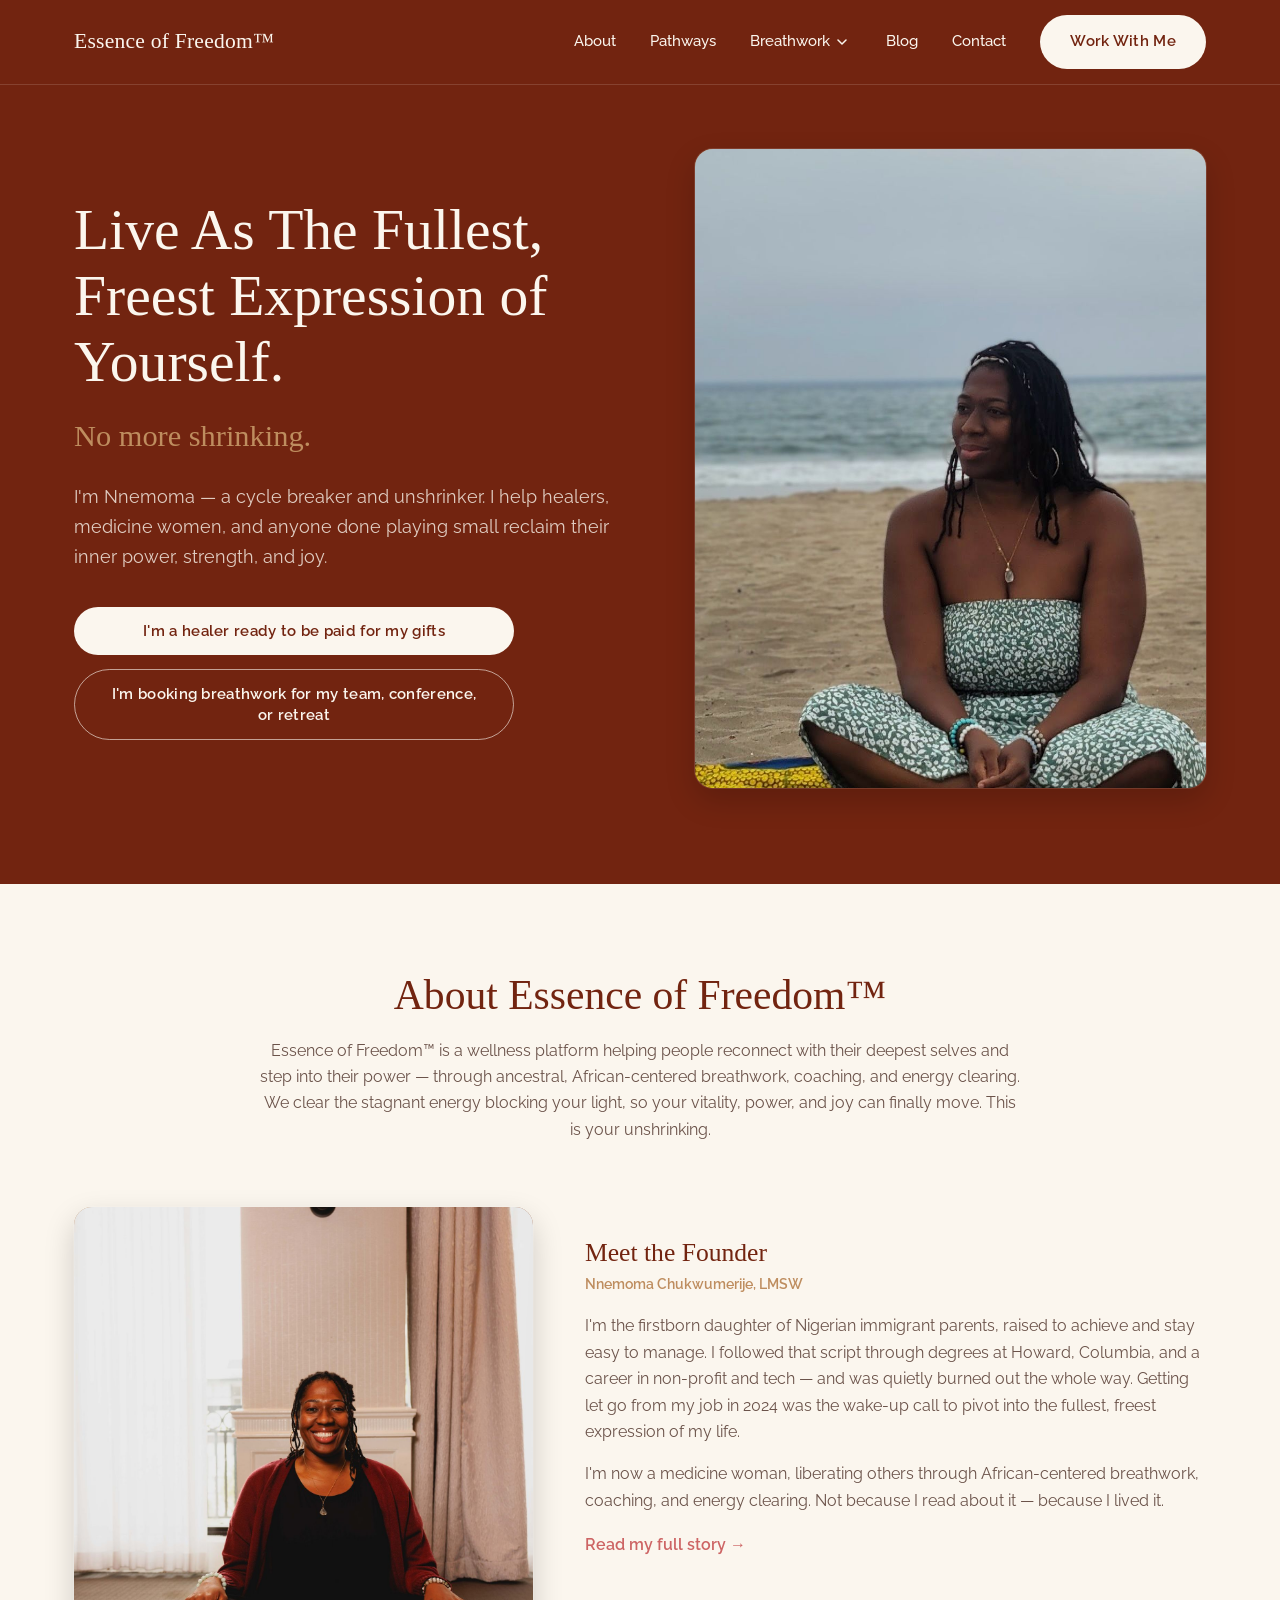
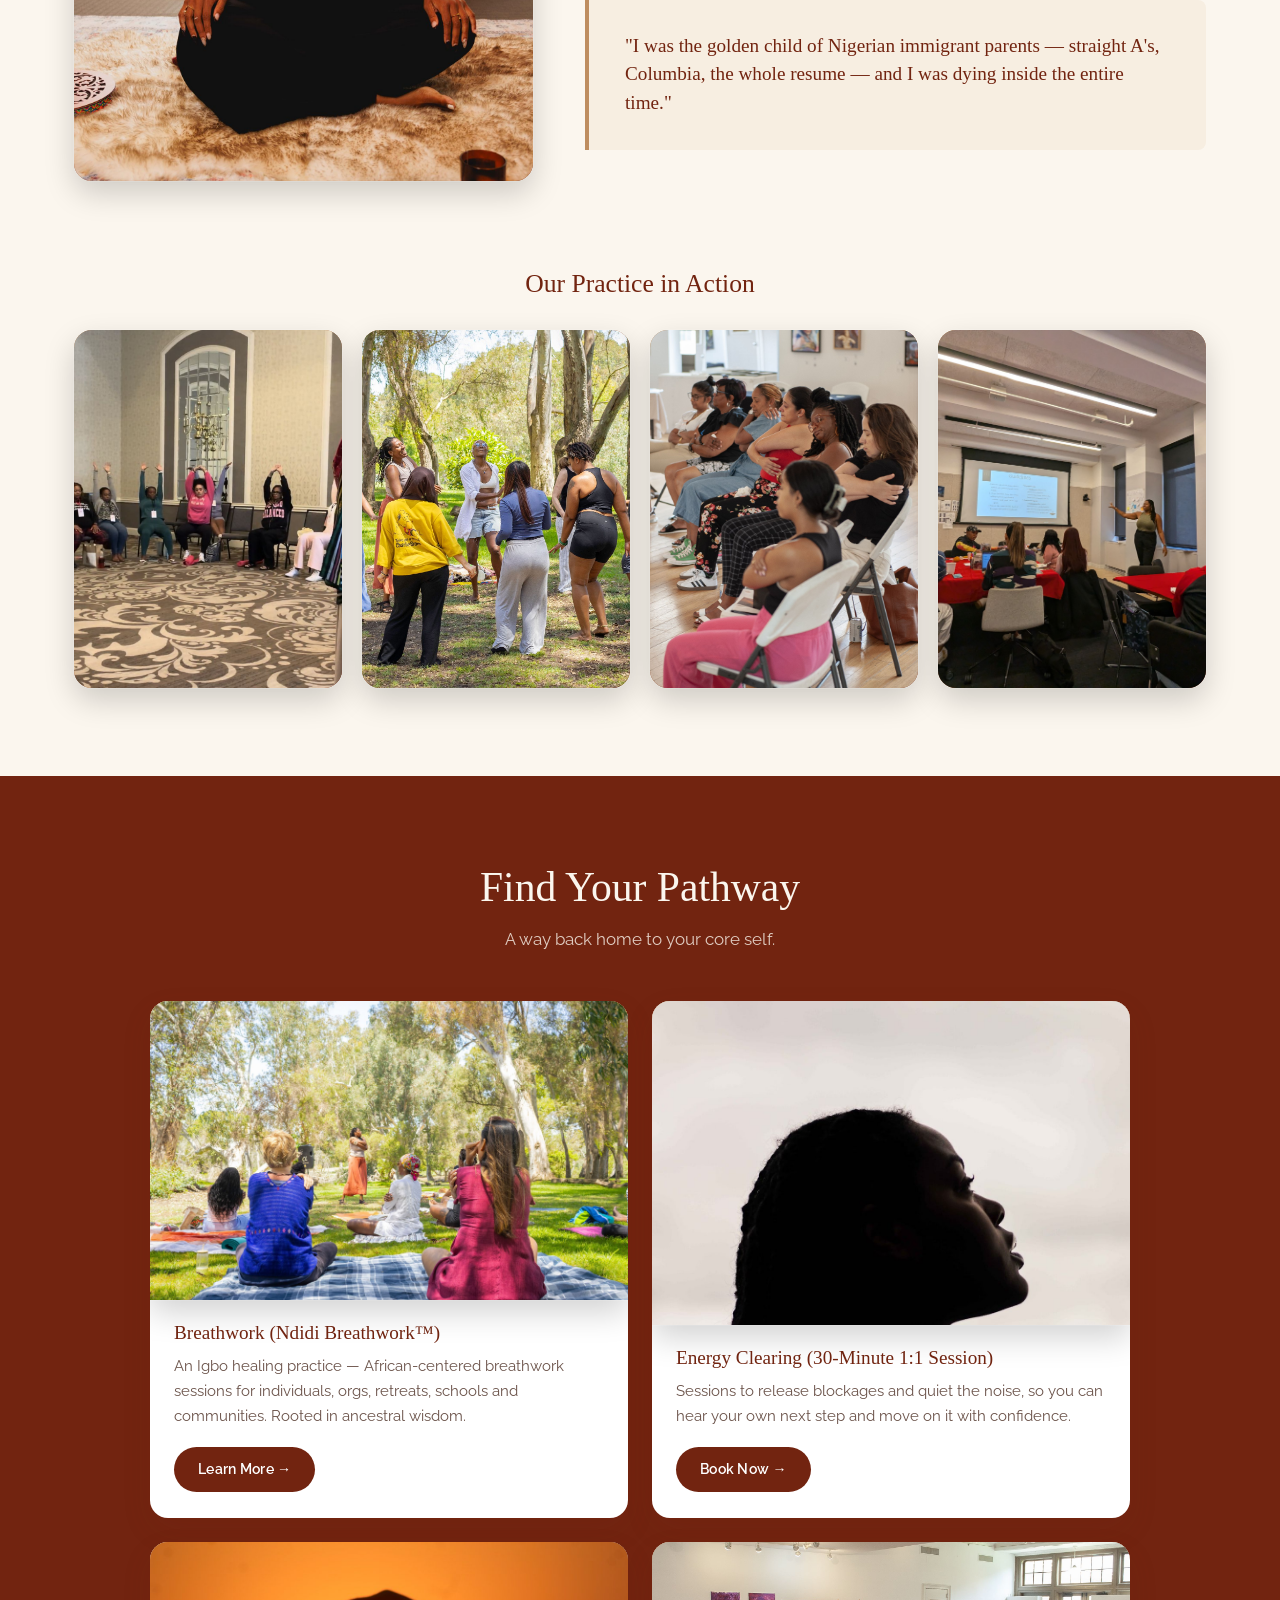
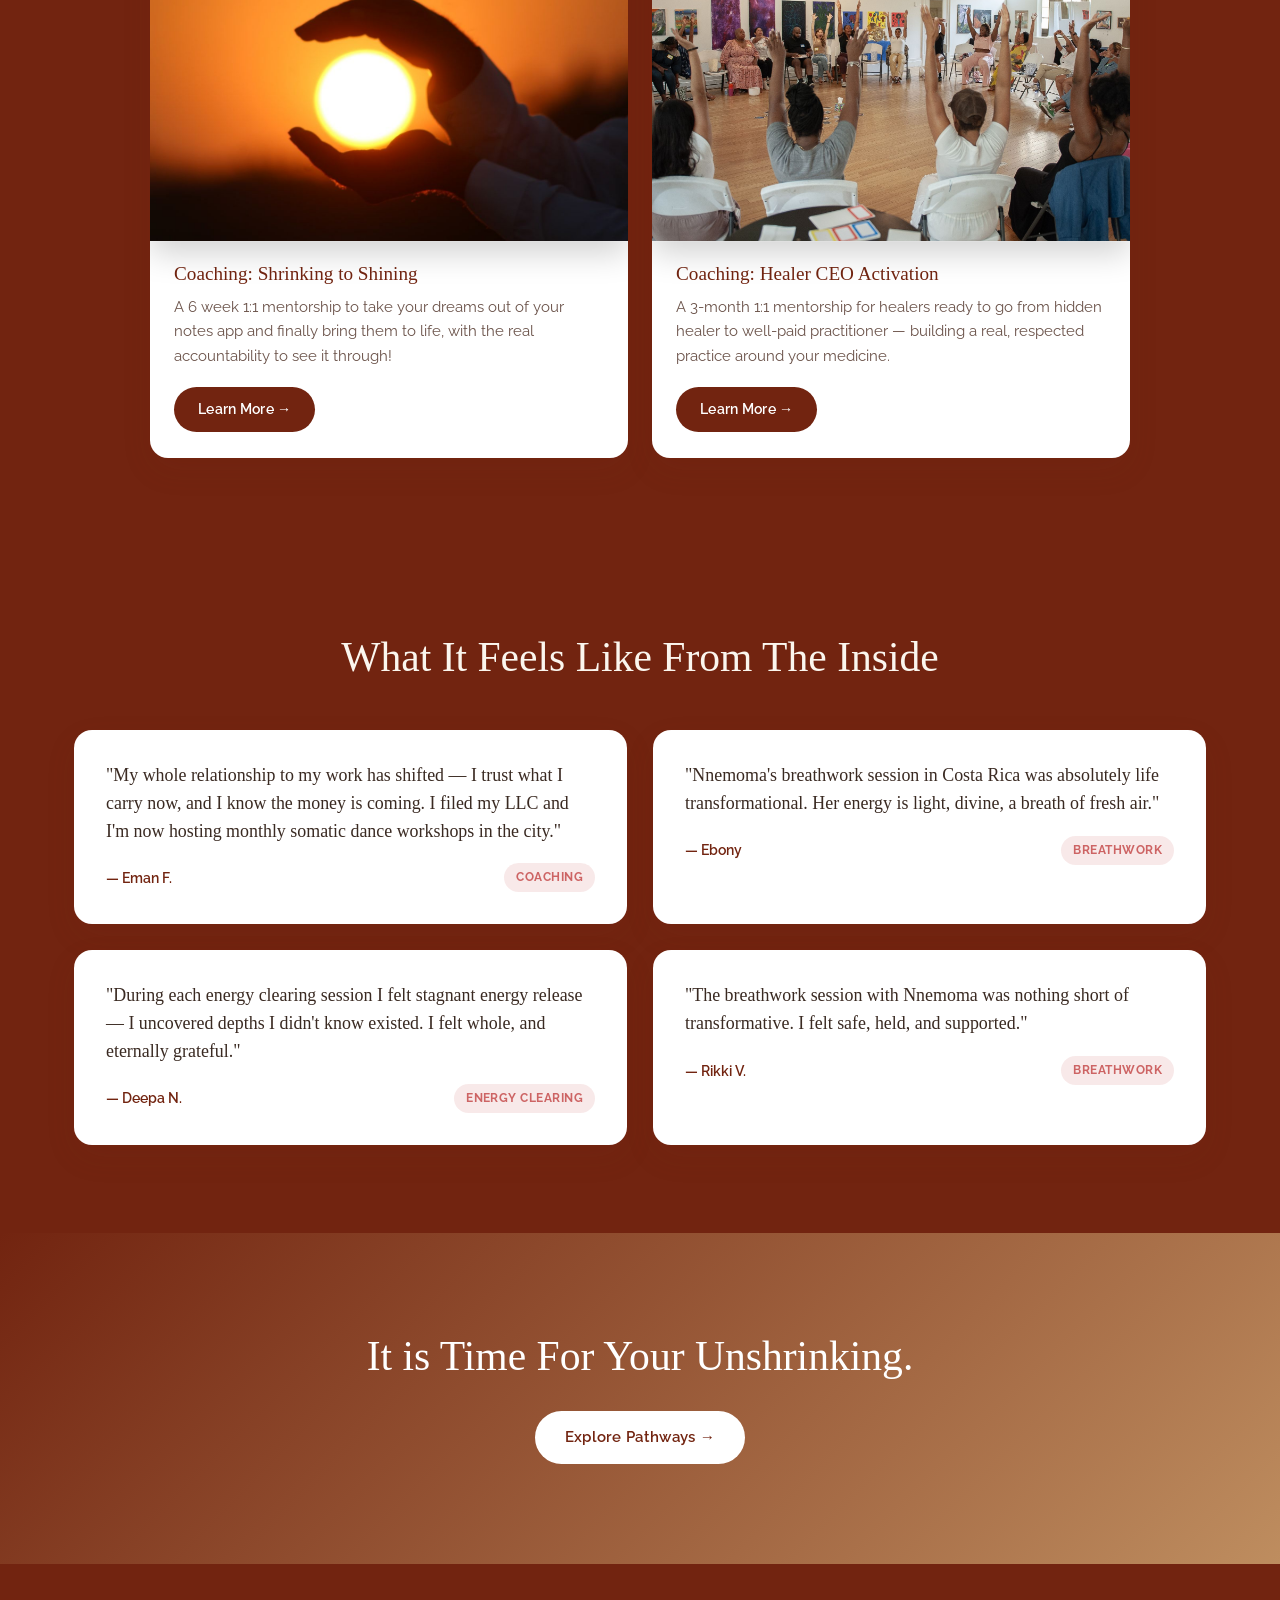
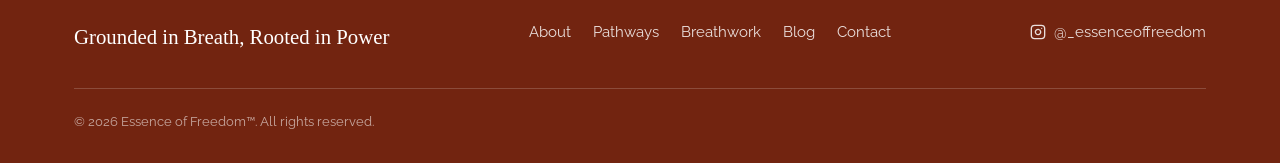
<file: index.html>
<!DOCTYPE html>
<html lang="en">
<head>
<meta charset="UTF-8">
<meta name="viewport" content="width=device-width, initial-scale=1.0">
<title>Essence of Freedom | Live As The Fullest, Freest Expression of Yourself</title>
<meta name="description" content="Essence of Freedom helps healers, medicine women, and anyone done playing small reclaim their power through African-centered breathwork, coaching, and energy clearing.">
<meta property="og:type" content="website">
<meta property="og:site_name" content="Essence of Freedom™">
<meta property="og:title" content="Essence of Freedom™ | Live As The Fullest, Freest Expression of Yourself">
<meta property="og:description" content="Essence of Freedom helps healers, medicine women, and anyone done playing small reclaim their power through African-centered breathwork, coaching, and energy clearing.">
<meta property="og:image" content="https://www.essenceoffree.com/images/home-hero.jpg">
<meta property="og:url" content="https://www.essenceoffree.com/">
<meta name="twitter:card" content="summary_large_image">
<meta name="twitter:title" content="Essence of Freedom™ | Live As The Fullest, Freest Expression of Yourself">
<meta name="twitter:description" content="Essence of Freedom helps healers, medicine women, and anyone done playing small reclaim their power through African-centered breathwork, coaching, and energy clearing.">
<meta name="twitter:image" content="https://www.essenceoffree.com/images/home-hero.jpg">
<link rel="preconnect" href="https://fonts.googleapis.com">
<link rel="preconnect" href="https://fonts.gstatic.com" crossorigin>
<link href="https://fonts.googleapis.com/css2?family=Maharlika&family=Raleway:wght@400;500;600;700&display=swap" rel="stylesheet">
<link rel="icon" type="image/png" href="images/favicon.png">
<link rel="stylesheet" href="css/style.css?v=5">
</head>
<body>

<header class="site-header">
  <div class="container header-inner">
    <a href="index.html" class="logo">Essence of Freedom™</a>
    <nav class="site-nav" id="site-nav">
      <a href="index.html#about">About</a>
      <a href="index.html#pathways">Pathways</a>
      <div class="nav-item has-submenu">
        <a href="breathwork.html" class="nav-link">Breathwork</a>
        <button type="button" class="submenu-toggle" aria-expanded="false" aria-label="Toggle Breathwork submenu">
          <svg width="10" height="6" viewBox="0 0 10 6" fill="none" aria-hidden="true"><path d="M1 1L5 5L9 1" stroke="currentColor" stroke-width="1.5" stroke-linecap="round" stroke-linejoin="round"/></svg>
        </button>
        <div class="submenu">
          <a href="https://calendly.com/nnemoma-essenceoffree/1-1-breathwork-session" target="_blank" rel="noopener">For Individuals</a>
          <a href="/corporatewellness">For Organizations</a>
          <a href="/schools">For Schools</a>
        </div>
      </div>
      <a href="blog.html">Blog</a>
      <a href="contact.html">Contact</a>
      <a href="index.html#pathways" class="btn btn-primary nav-cta">Work With Me</a>
    </nav>
    <button class="hamburger" id="hamburger-btn" aria-label="Toggle menu" aria-expanded="false">
      <span></span><span></span><span></span>
    </button>
  </div>
</header>

<main>

  <!-- ============ HERO ============ -->
  <section class="hero section-dark">
    <div class="container hero-grid">
      <div class="hero-copy">
        <h1>Live As The Fullest, Freest Expression of Yourself.</h1>
        <p class="subhead">No more shrinking.</p>
        <p class="lead">I'm Nnemoma — a cycle breaker and unshrinker. I help healers, medicine women, and anyone done playing small reclaim their inner power, strength, and joy.</p>
        <div class="hero-ctas">
          <a href="index.html#pathways" class="btn btn-primary">I'm a healer ready to be paid for my gifts</a>
          <a href="breathwork.html" class="btn btn-outline">I'm booking breathwork for my team, conference, or retreat</a>
        </div>
      </div>
      <div class="hero-image">
        <div class="img-ph">
          <img src="images/home-hero.jpg" alt="Portrait of Nnemoma">
          <div class="ph-label">Portrait of Nnemoma<small>home-hero.jpg</small></div>
        </div>
      </div>
    </div>
  </section>

  <!-- ============ ABOUT ============ -->
  <section id="about" class="section section-alt">
    <div class="container">

      <div class="about-intro">
        <h2>About Essence of Freedom™</h2>
        <p>Essence of Freedom™ is a wellness platform helping people reconnect with their deepest selves and step into their power — through ancestral, African-centered breathwork, coaching, and energy clearing. We clear the stagnant energy blocking your light, so your vitality, power, and joy can finally move. This is your unshrinking.</p>
      </div>

      <div class="founder-grid">
        <div class="founder-image">
          <div class="img-ph">
            <img src="images/about-founder.jpg" alt="Nnemoma Chukwumerije, founder of Essence of Freedom">
            <div class="ph-label">Nnemoma, Founder<small>about-founder.jpg</small></div>
          </div>
        </div>
        <div class="founder-copy">
          <h3>Meet the Founder</h3>
          <span class="role">Nnemoma Chukwumerije, LMSW</span>
          <p>I'm the firstborn daughter of Nigerian immigrant parents, raised to achieve and stay easy to manage. I followed that script through degrees at Howard, Columbia, and a career in non-profit and tech — and was quietly burned out the whole way. Getting let go from my job in 2024 was the wake-up call to pivot into the fullest, freest expression of my life.</p>
          <p>I'm now a medicine woman, liberating others through African-centered breathwork, coaching, and energy clearing. Not because I read about it — because I lived it.</p>
          <a href="blog.html#post-1" class="btn-text read-more">Read my full story →</a>

          <blockquote class="founder-quote">
            "I was the golden child of Nigerian immigrant parents — straight A's, Columbia, the whole resume — and I was dying inside the entire time."
          </blockquote>
        </div>
      </div>

      <div class="gallery-head">
        <h3>Our Practice in Action</h3>
      </div>
      <div class="gallery-grid">
        <div class="img-ph">
          <img src="images/about-gallery-1.jpg" alt="Breathwork session">
          <div class="ph-label">Breathwork Session<small>about-gallery-1.jpg</small></div>
        </div>
        <div class="img-ph">
          <img src="images/about-gallery-2.jpg" alt="Coaching session">
          <div class="ph-label">Coaching<small>about-gallery-2.jpg</small></div>
        </div>
        <div class="img-ph">
          <img src="images/about-gallery-3.jpg" alt="Corporate wellness activation">
          <div class="ph-label">Corporate Activation<small>about-gallery-3.jpg</small></div>
        </div>
        <div class="img-ph">
          <img src="images/about-gallery-4.jpg" alt="Retreat activation">
          <div class="ph-label">Retreat<small>about-gallery-4.jpg</small></div>
        </div>
      </div>

    </div>
  </section>

  <!-- ============ PATHWAYS ============ -->
  <section id="pathways" class="section section-dark">
    <div class="container">
      <div class="section-head">
        <h2>Find Your Pathway</h2>
        <p>A way back home to your core self.</p>
      </div>

      <div class="pathways-grid">

        <article class="pathway-card">
          <div class="img-ph">
            <img src="images/pathway-breathwork.jpg" alt="Ndidi Breathwork">
            <div class="ph-label">Breathwork<small>pathway-breathwork.jpg</small></div>
          </div>
          <div class="pathway-card-body">
            <h3>Breathwork (Ndidi Breathwork™)</h3>
            <p>An Igbo healing practice — African-centered breathwork sessions for individuals, orgs, retreats, schools and communities. Rooted in ancestral wisdom.</p>
            <a href="breathwork.html" class="btn btn-primary">Learn More →</a>
          </div>
        </article>

        <article class="pathway-card">
          <div class="img-ph">
            <img src="images/pathway-energyclearing.jpg" alt="Energy Clearing session">
            <div class="ph-label">Energy Clearing<small>pathway-energyclearing.jpg</small></div>
          </div>
          <div class="pathway-card-body">
            <h3>Energy Clearing (30-Minute 1:1 Session)</h3>
            <p>Sessions to release blockages and quiet the noise, so you can hear your own next step and move on it with confidence.</p>
            <a href="https://calendly.com/nnemoma-essenceoffree/energy-clearing-session" target="_blank" rel="noopener" class="btn btn-primary">Book Now →</a>
          </div>
        </article>

        <article class="pathway-card">
          <div class="img-ph">
            <img src="images/pathway-coaching.jpg" alt="Shrinking to Shining coaching">
            <div class="ph-label">Coaching<small>pathway-coaching.jpg</small></div>
          </div>
          <div class="pathway-card-body">
            <h3>Coaching: Shrinking to Shining</h3>
            <p>A 6 week 1:1 mentorship to take your dreams out of your notes app and finally bring them to life, with the real accountability to see it through!</p>
            <a href="https://docs.google.com/document/d/1S-ShTYUeQT4ghCgLsT07rvI3gljp1344j24IZTenwhY/edit?tab=t.0" target="_blank" rel="noopener" class="btn btn-primary">Learn More →</a>
          </div>
        </article>

        <article class="pathway-card">
          <div class="img-ph">
            <img src="images/pathway-breathworkceo.jpg" alt="Coaching: Healer CEO Activation">
            <div class="ph-label">Coaching<small>pathway-breathworkceo.jpg</small></div>
          </div>
          <div class="pathway-card-body">
            <h3>Coaching: Healer CEO Activation</h3>
            <p>A 3-month 1:1 mentorship for healers ready to go from hidden healer to well-paid practitioner — building a real, respected practice around your medicine.</p>
            <a href="/healerceoactivation" class="btn btn-primary">Learn More →</a>
          </div>
        </article>

      </div>
    </div>
  </section>

  <!-- ============ TESTIMONIALS ============ -->
  <section class="section section-dark">
    <div class="container">
      <div class="section-head">
        <h2>What It Feels Like From The Inside</h2>
      </div>

      <div class="testimonial-grid">
        <blockquote class="testimonial-card">
          <p class="quote">"My whole relationship to my work has shifted — I trust what I carry now, and I know the money is coming. I filed my LLC and I'm now hosting monthly somatic dance workshops in the city."</p>
          <div class="testimonial-meta">
            <span class="attribution">— Eman F.</span>
            <span class="service-tag">Coaching</span>
          </div>
        </blockquote>
        <blockquote class="testimonial-card">
          <p class="quote">"Nnemoma's breathwork session in Costa Rica was absolutely life transformational. Her energy is light, divine, a breath of fresh air."</p>
          <div class="testimonial-meta">
            <span class="attribution">— Ebony</span>
            <span class="service-tag">Breathwork</span>
          </div>
        </blockquote>
        <blockquote class="testimonial-card">
          <p class="quote">"During each energy clearing session I felt stagnant energy release — I uncovered depths I didn't know existed. I felt whole, and eternally grateful."</p>
          <div class="testimonial-meta">
            <span class="attribution">— Deepa N.</span>
            <span class="service-tag">Energy Clearing</span>
          </div>
        </blockquote>
        <blockquote class="testimonial-card">
          <p class="quote">"The breathwork session with Nnemoma was nothing short of transformative. I felt safe, held, and supported."</p>
          <div class="testimonial-meta">
            <span class="attribution">— Rikki V.</span>
            <span class="service-tag">Breathwork</span>
          </div>
        </blockquote>
      </div>
    </div>
  </section>

  <!-- ============ CLOSING CTA ============ -->
  <section class="closing-cta">
    <div class="container">
      <h2>It is Time For Your Unshrinking.</h2>
      <a href="index.html#pathways" class="btn btn-primary">Explore Pathways →</a>
    </div>
  </section>

</main>

<footer class="site-footer">
  <div class="container">
    <div class="footer-top">
      <div class="footer-tagline">Grounded in Breath, Rooted in Power</div>
      <nav class="footer-nav">
        <a href="index.html#about">About</a>
        <a href="index.html#pathways">Pathways</a>
        <a href="breathwork.html">Breathwork</a>
        <a href="blog.html">Blog</a>
        <a href="contact.html">Contact</a>
      </nav>
      <div class="footer-social">
        <a href="https://www.instagram.com/_essenceoffreedom/" target="_blank" rel="noopener">
          <svg width="16" height="16" viewBox="0 0 24 24" fill="none" stroke="currentColor" stroke-width="2" stroke-linecap="round" stroke-linejoin="round" aria-hidden="true"><rect x="2" y="2" width="20" height="20" rx="5" ry="5"></rect><path d="M16 11.37A4 4 0 1 1 12.63 8 4 4 0 0 1 16 11.37z"></path><line x1="17.5" y1="6.5" x2="17.5" y2="6.5"></line></svg>
          @_essenceoffreedom
        </a>
      </div>
    </div>
    <div class="footer-bottom">
      <span>&copy; 2026 Essence of Freedom™. All rights reserved.</span>
    </div>
  </div>
</footer>

<script src="js/main.js"></script>
</body>
</html>
</file>
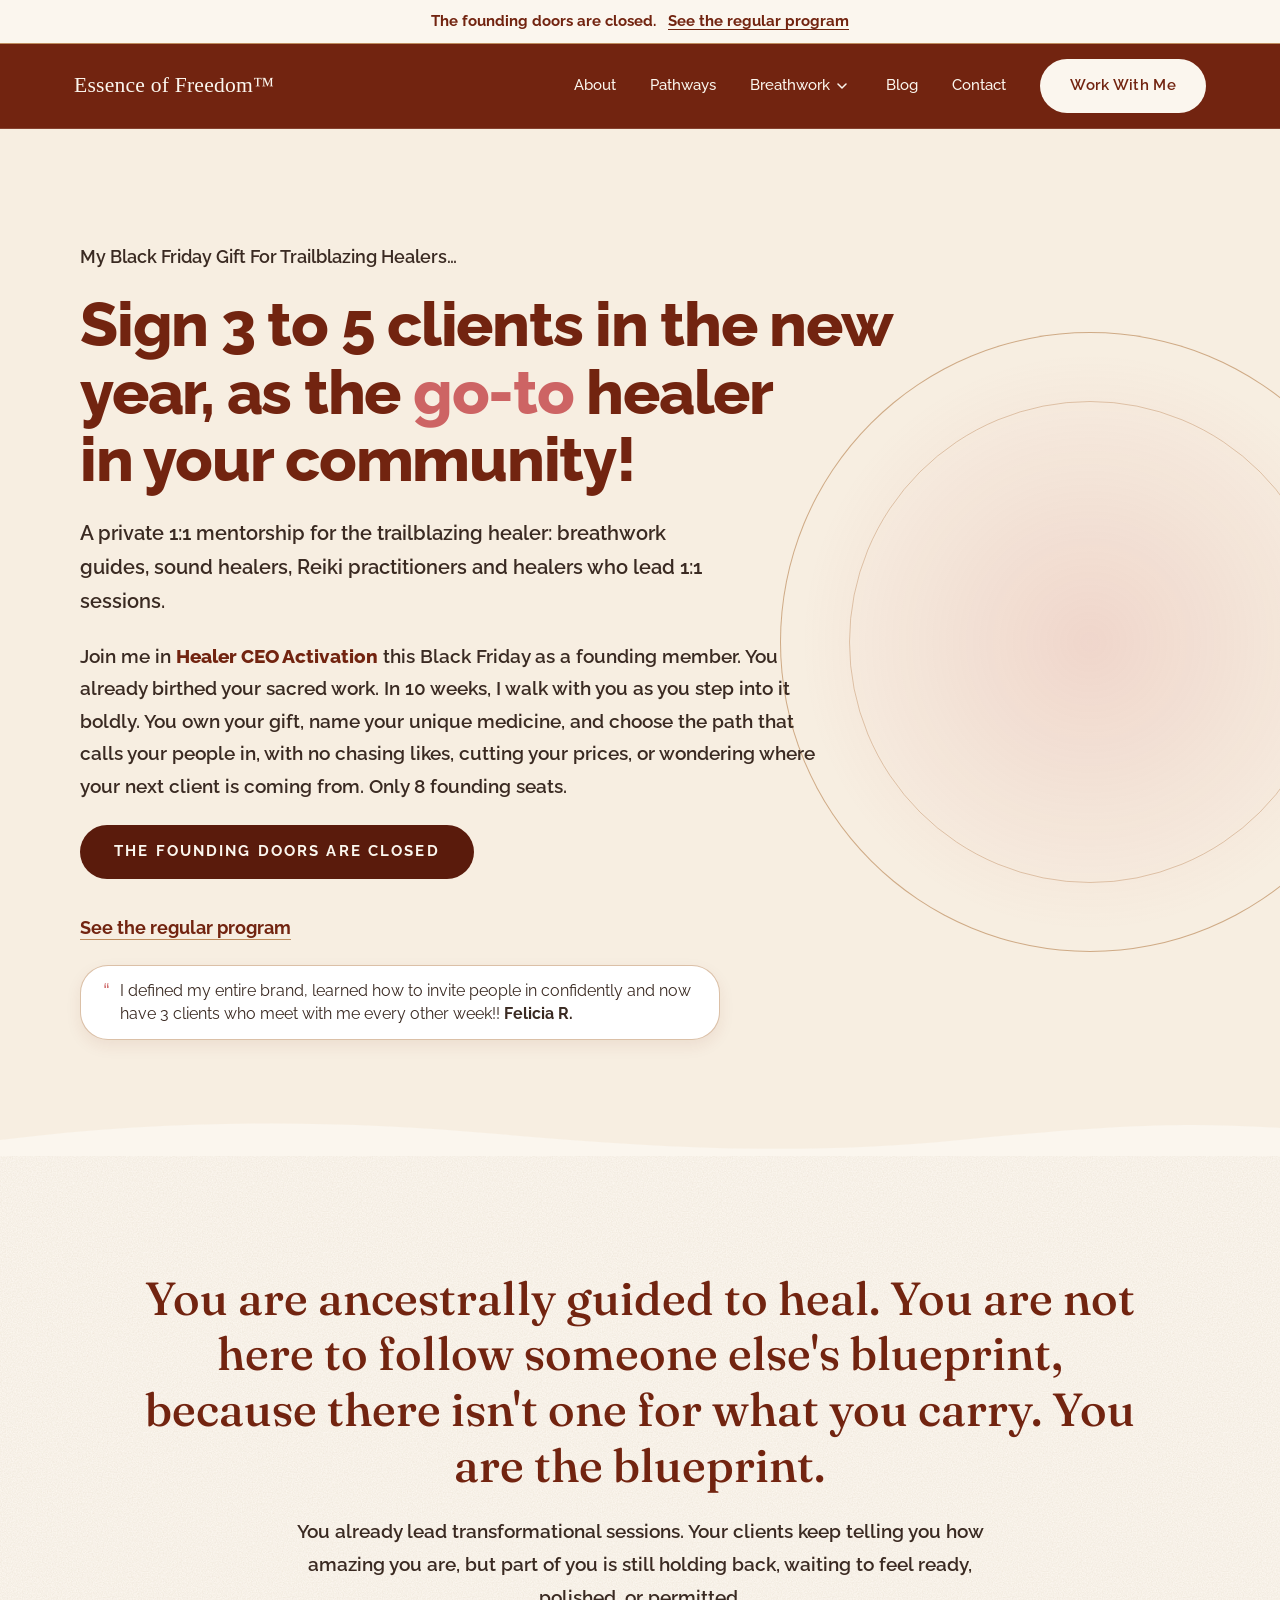
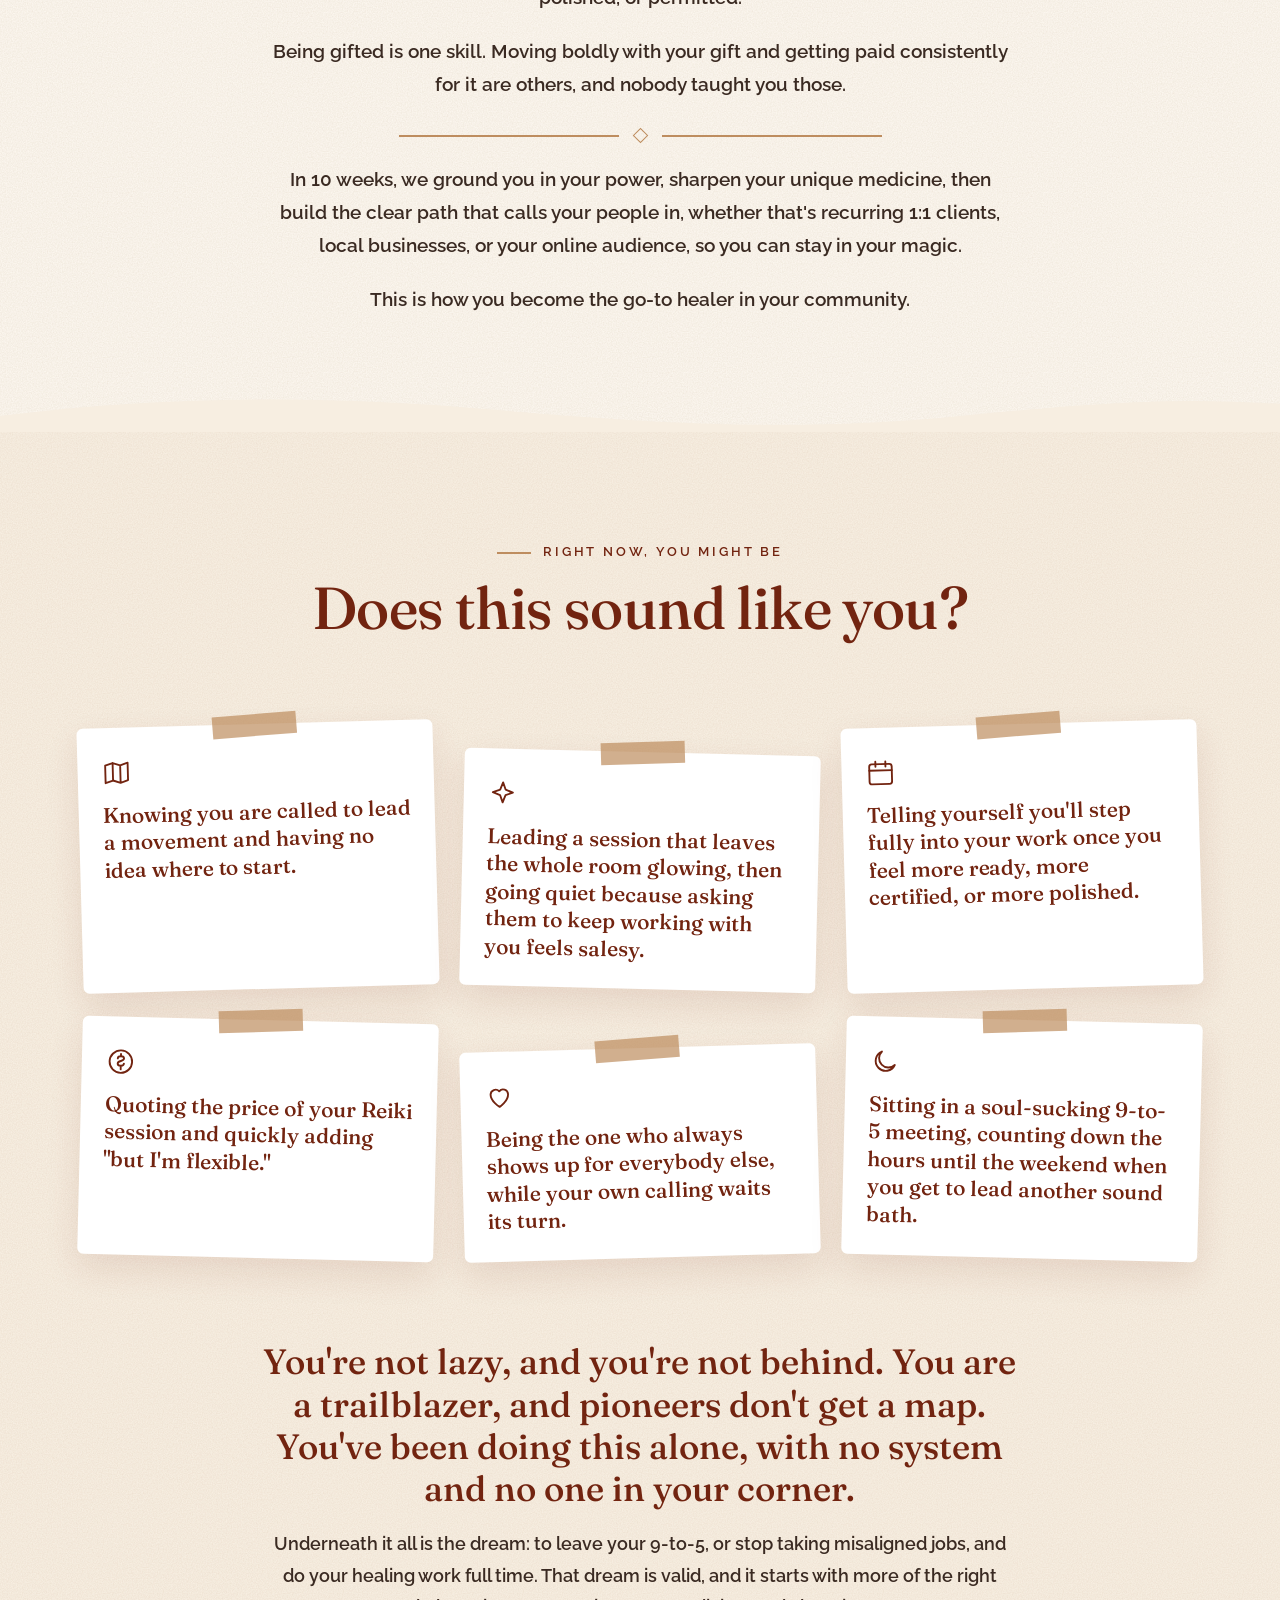
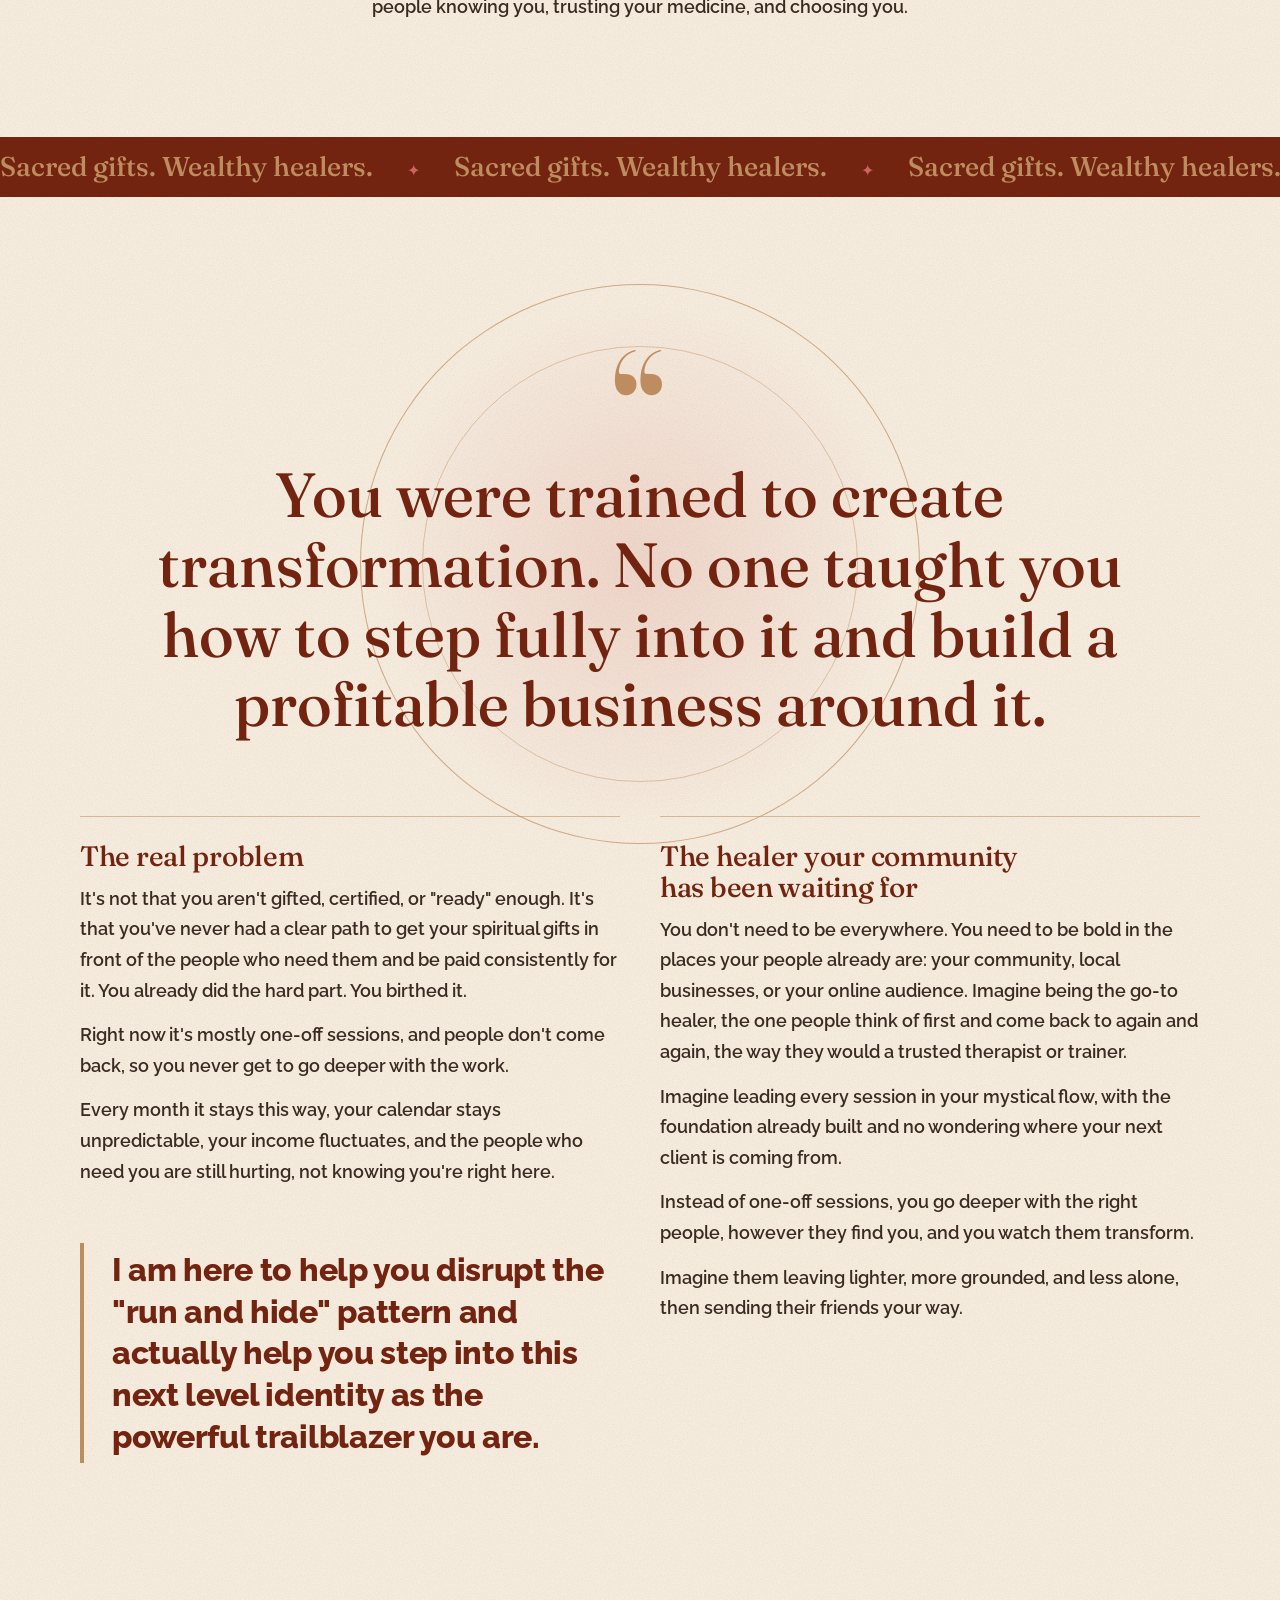
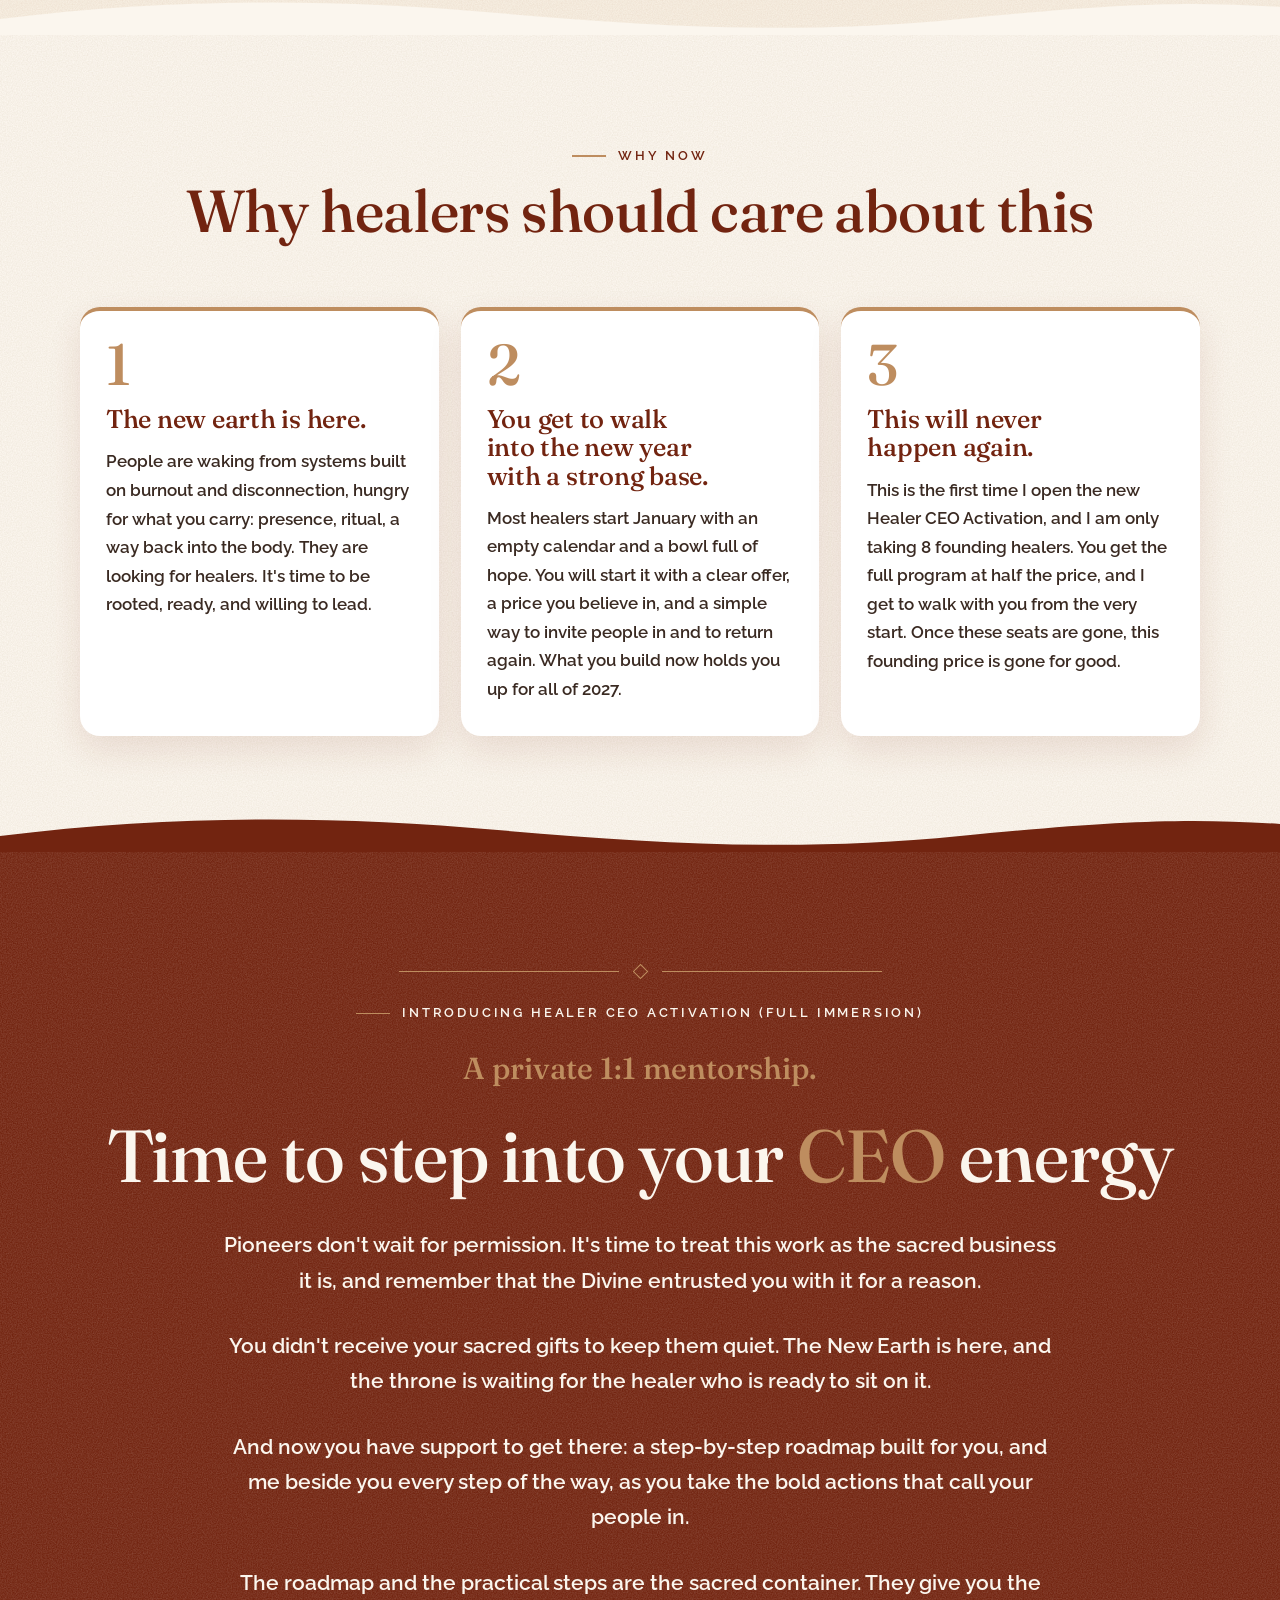
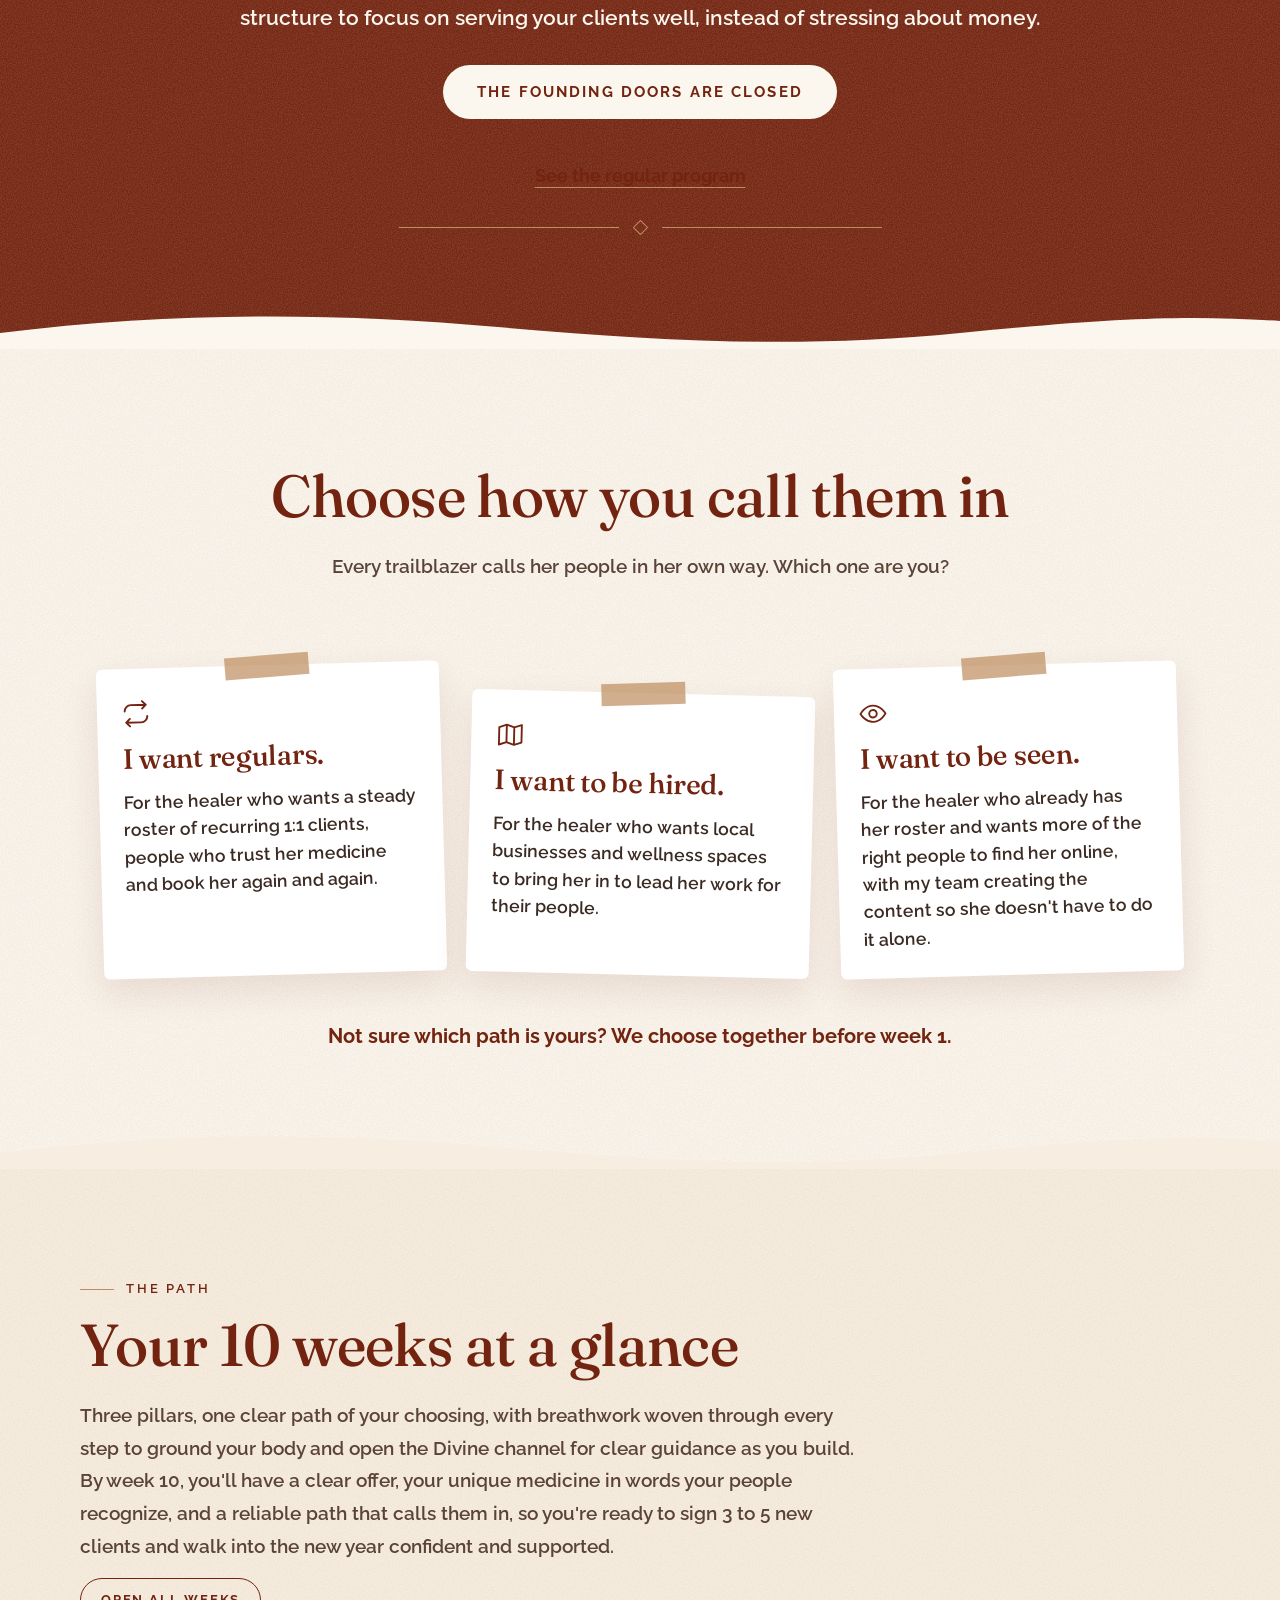
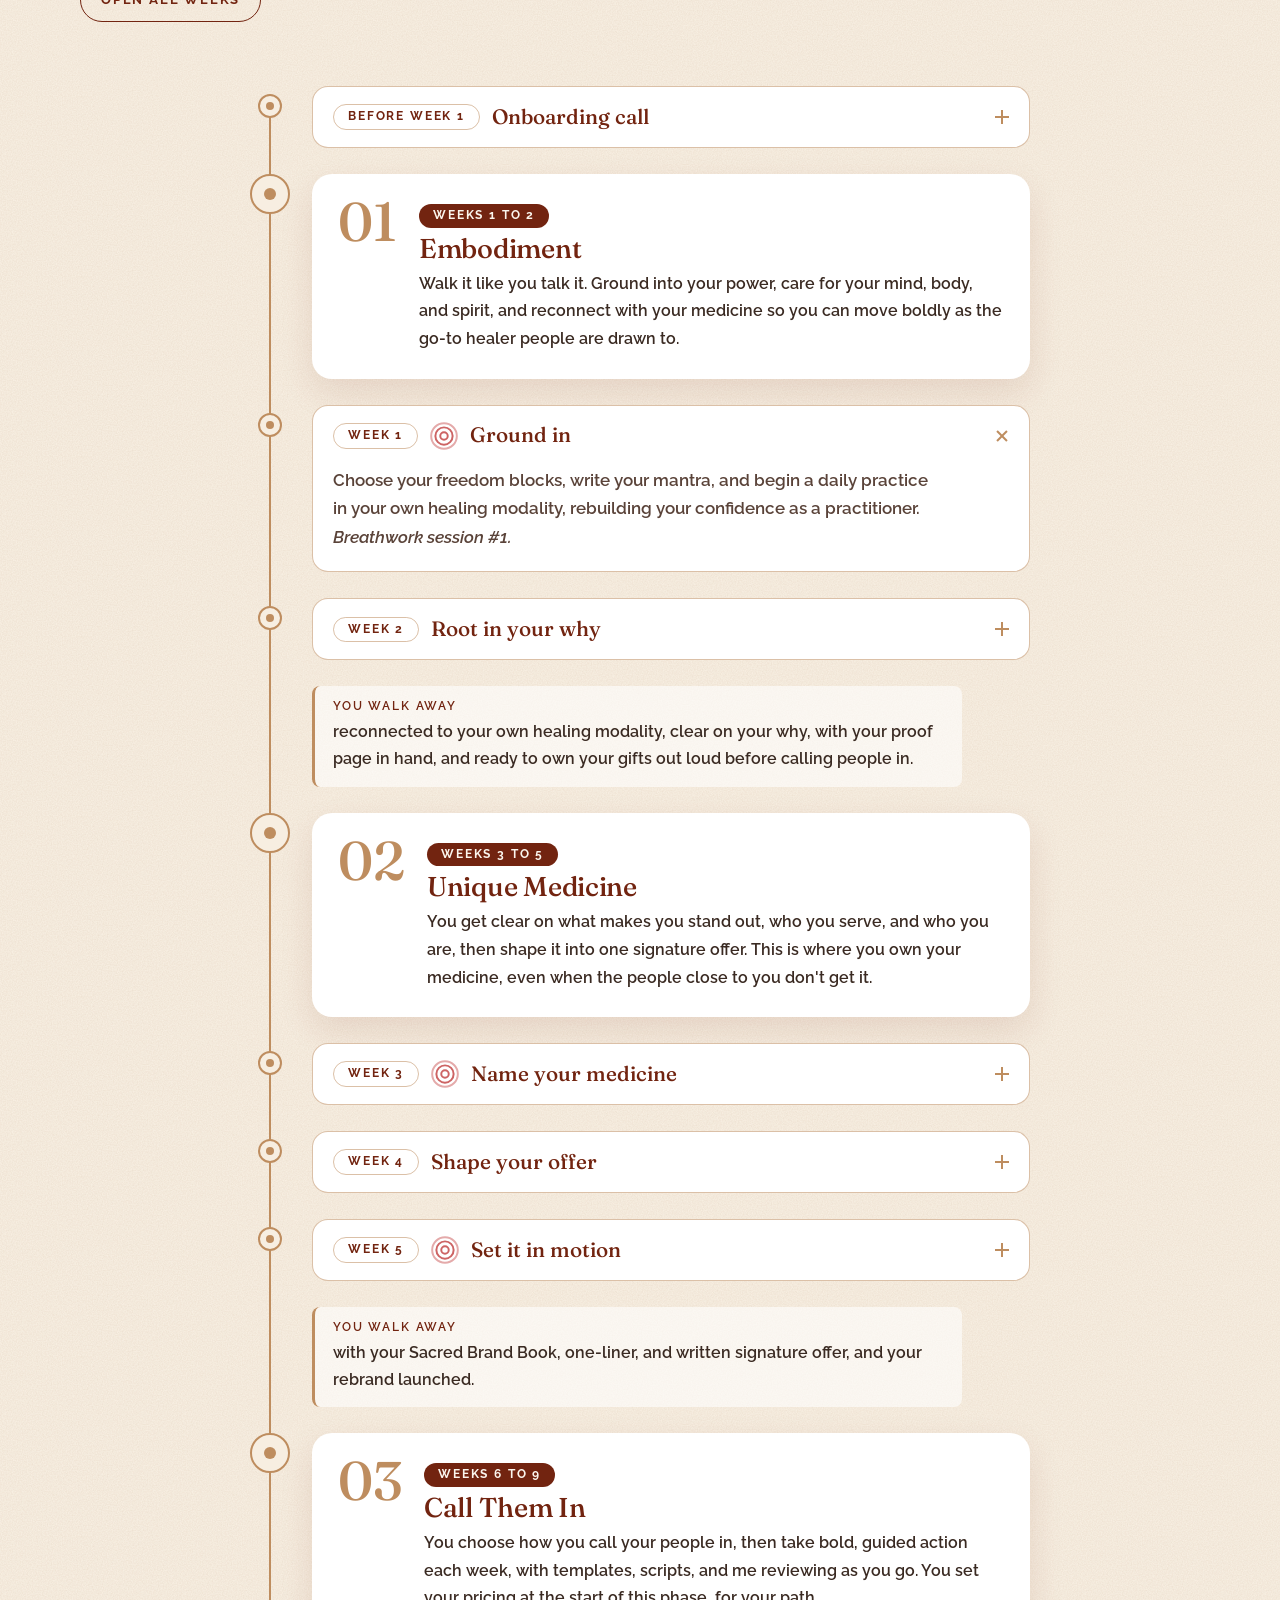
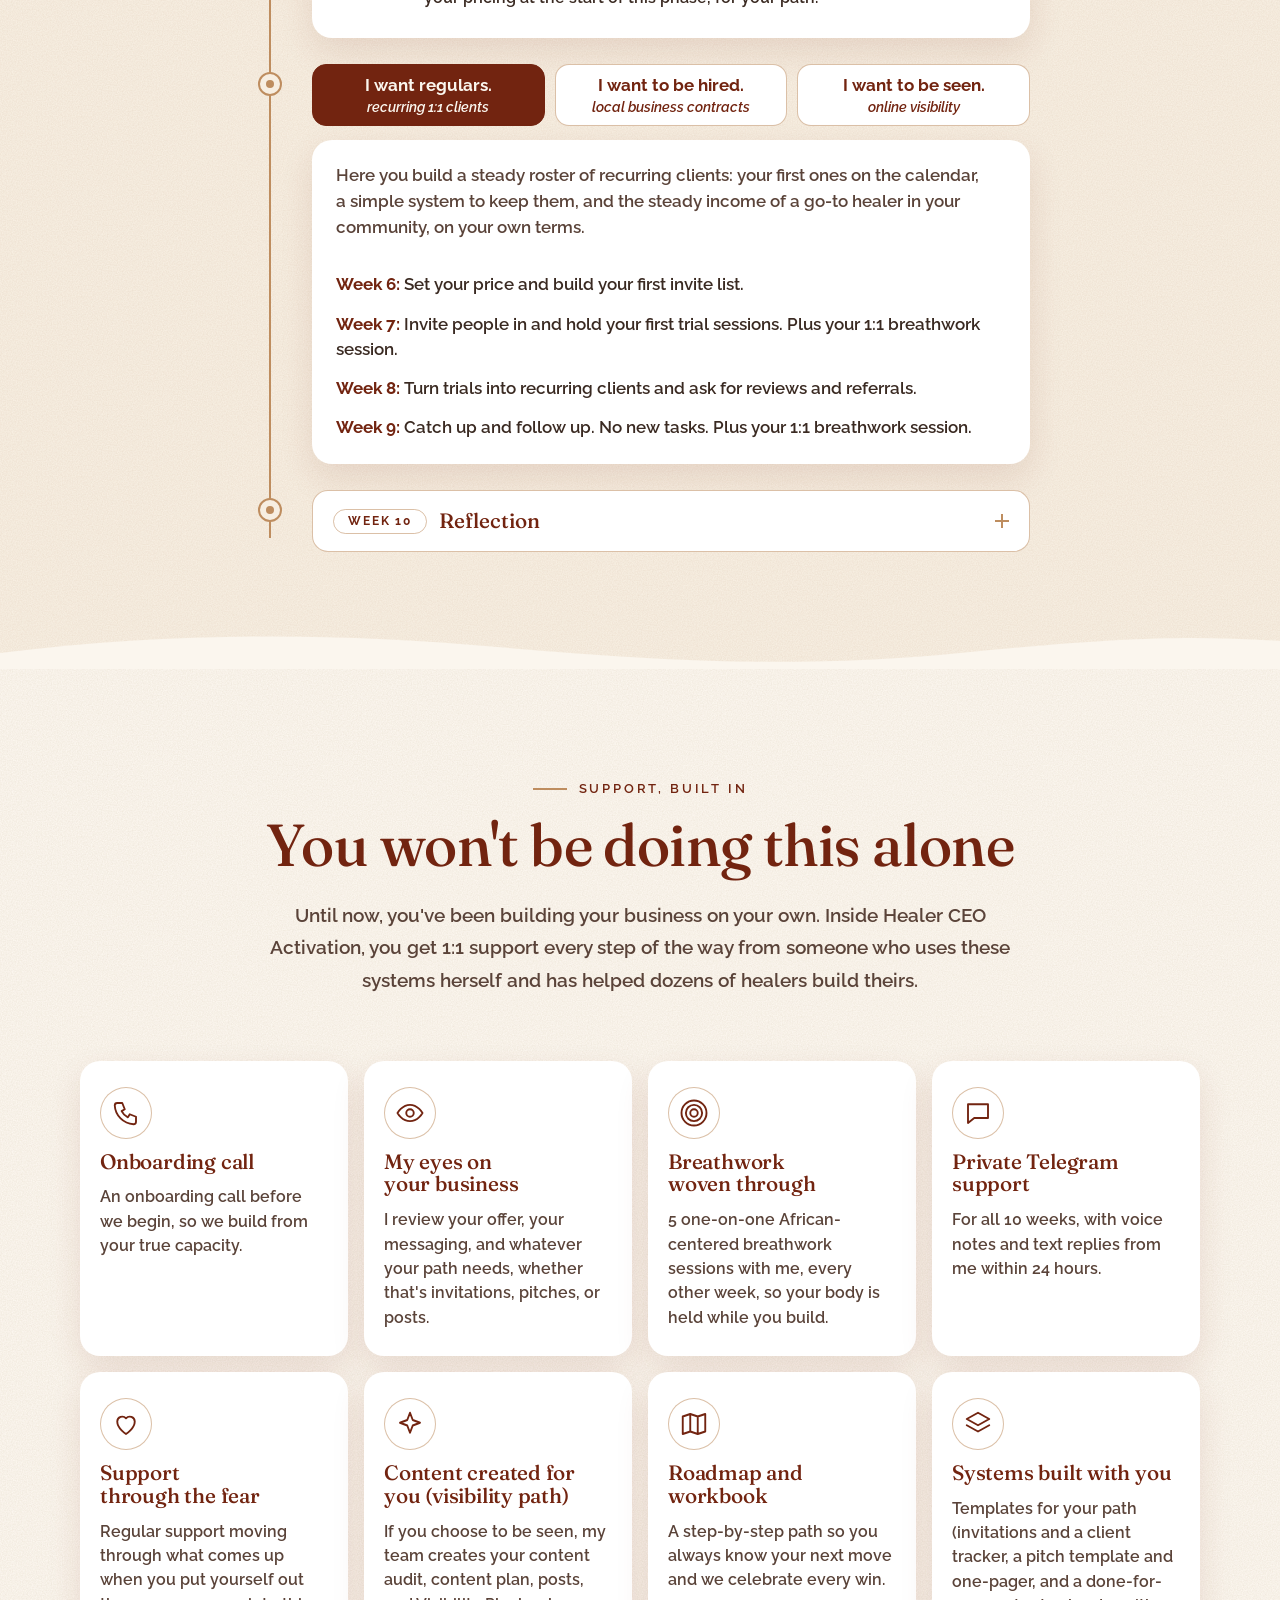
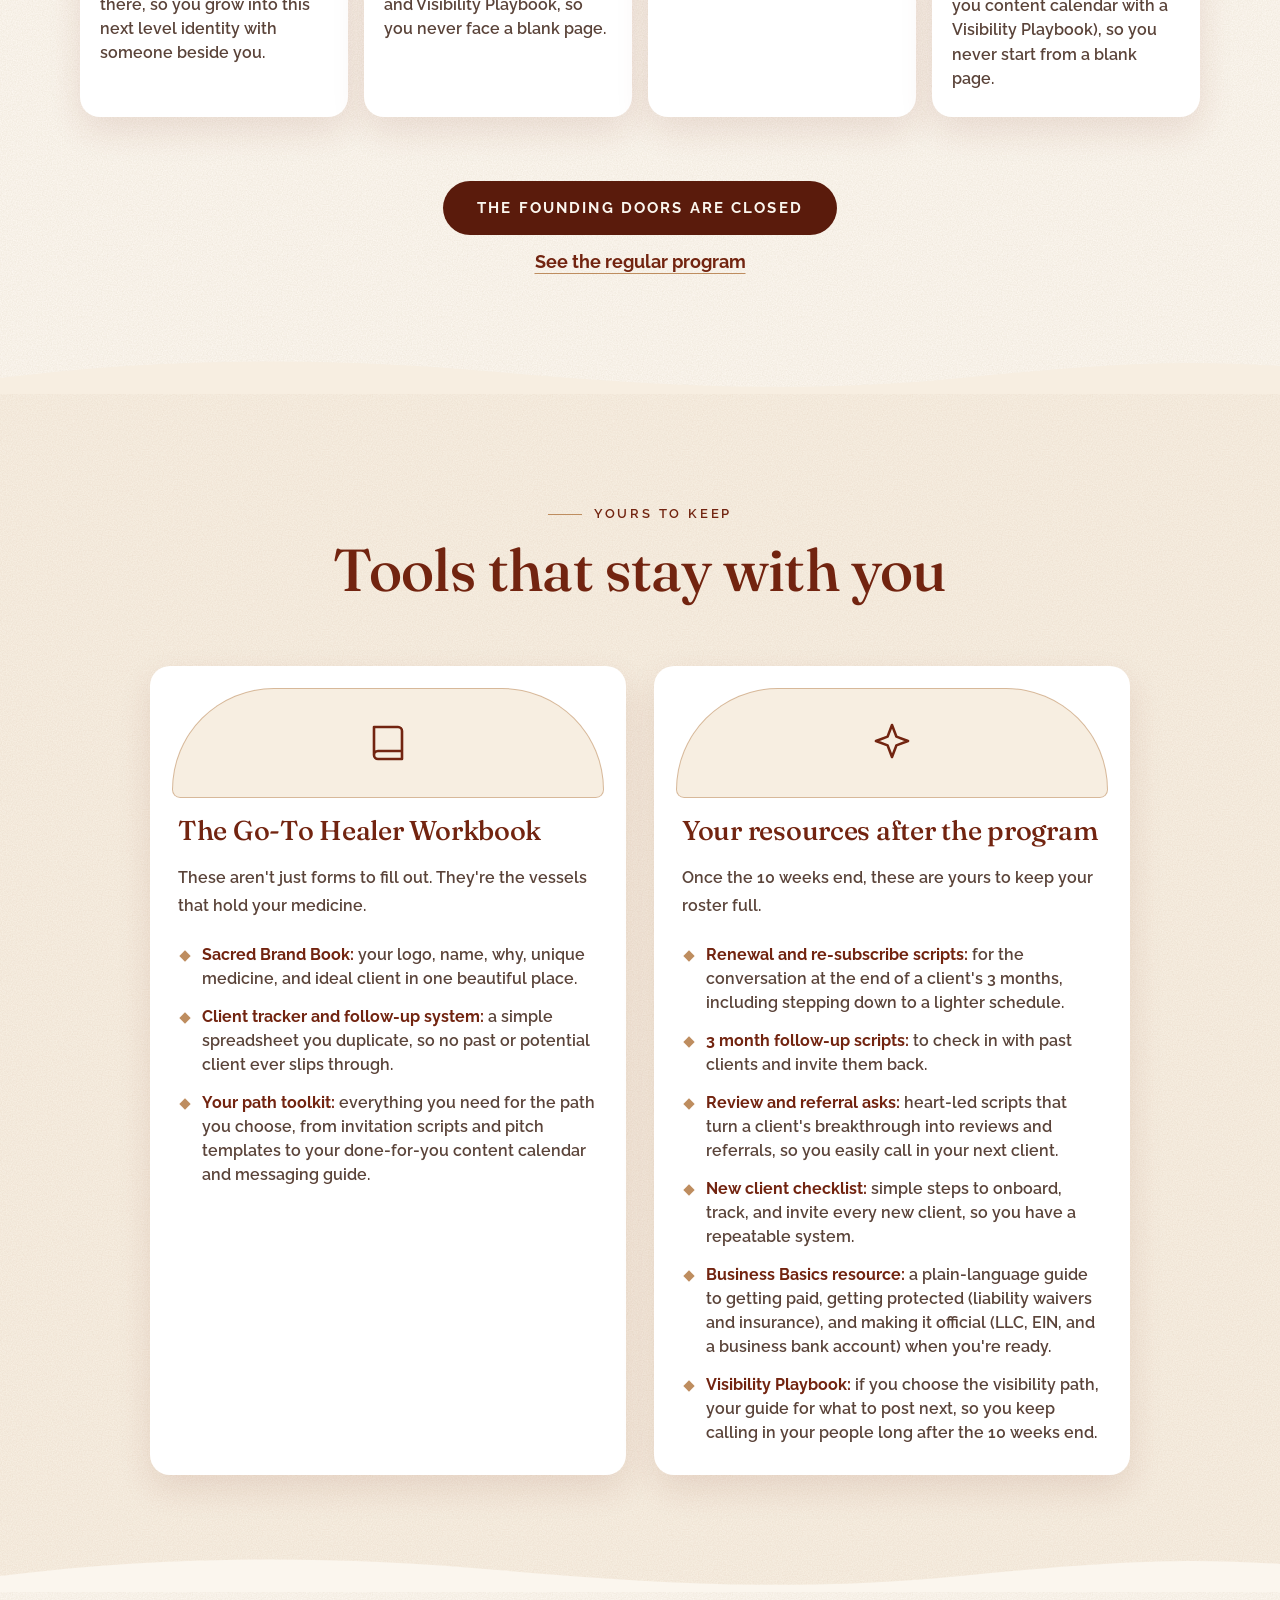
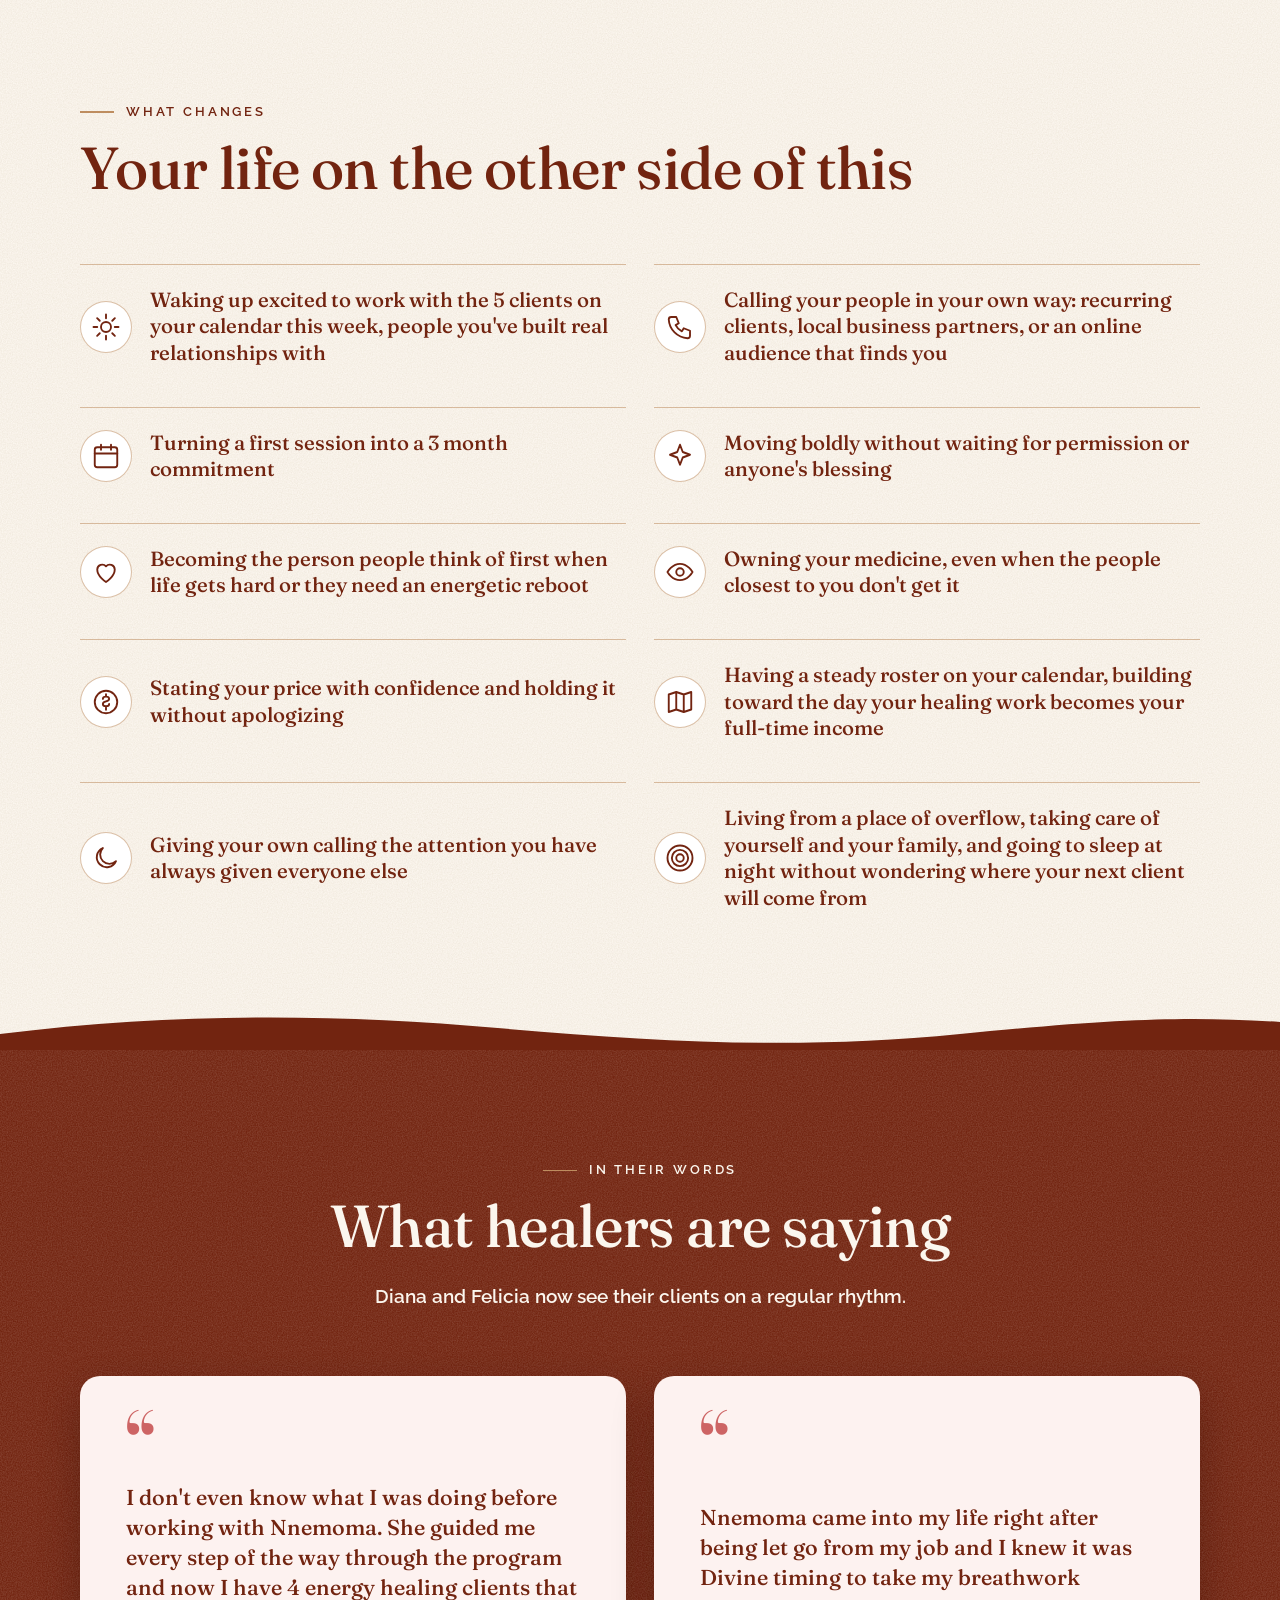
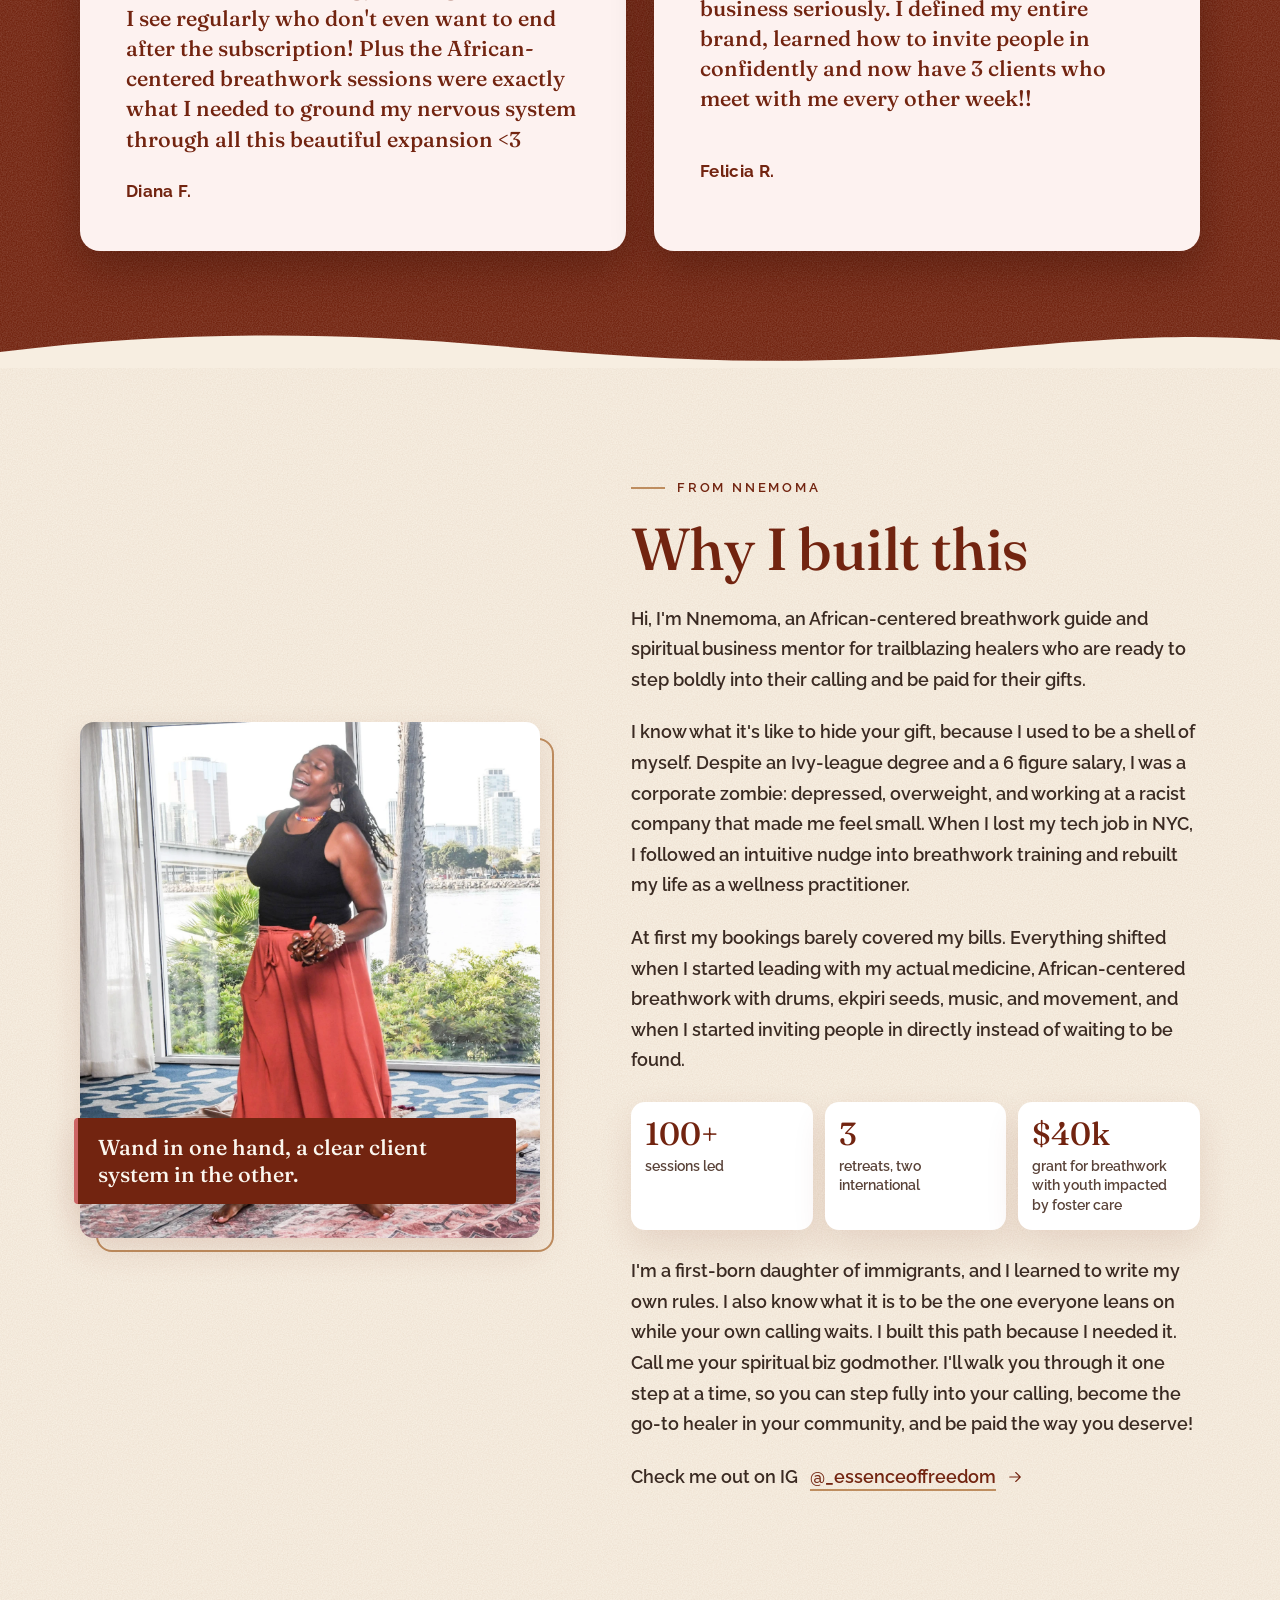
<file: blackfriday/index.html>
<!DOCTYPE html>
<html lang="en">
<head>
<meta charset="UTF-8">
<script>
/* ==========================================================================
   EDIT HERE. These are the only Black Friday settings you need to change.
   ========================================================================== */
window.BF_CONFIG = {
  SEATS: 8,                                   // founding seats offered. Shows everywhere on the page. Set to 0 to close the doors.
  DEADLINE: '2026-11-30 23:59',               // closing moment in Pacific time, written YYYY-MM-DD HH:MM
  DEADLINE_TEXT: 'Monday, November 30 at 11:59 PM Pacific', // how the deadline reads in the copy (change it together with DEADLINE)
  CLOSED: false,                              // true = close the doors right now. The page also closes itself when the deadline passes.
  CHECKOUT_URL: 'https://essenceoffreedom.thrivecart.com/healerceoblackfriday/', // ThriveCart Black Friday checkout link
  REGULAR_URL: 'https://www.essenceoffree.com/healerceoactivation/' // where visitors go once the doors are closed (the regular program page)
};
</script>

<meta name="viewport" content="width=device-width, initial-scale=1.0">
<title>Black Friday | Healer CEO Activation | Essence of Freedom</title>
<meta name="description" content="Founding member pricing for Healer CEO Activation, a private 1:1 mentorship for trailblazing healers. 8 founding seats, closing Monday, November 30 at 11:59 PM Pacific.">
<meta name="robots" content="noindex, nofollow">
<meta property="og:type" content="website">
<meta property="og:site_name" content="Essence of Freedom™">
<meta property="og:title" content="Black Friday | Healer CEO Activation">
<meta property="og:description" content="Founding member pricing for a private 1:1 mentorship for trailblazing healers. 8 founding seats.">
<meta property="og:image" content="https://www.essenceoffree.com/images/healerceoactivation/og-preview.jpg">
<meta property="og:image:width" content="1200">
<meta property="og:image:height" content="630">
<meta property="og:image:alt" content="Healer CEO Activation, a 10 week 1:1 mentorship from Essence of Freedom">
<meta property="og:url" content="https://www.essenceoffree.com/blackfriday">
<meta name="twitter:card" content="summary_large_image">
<meta name="twitter:image" content="https://www.essenceoffree.com/images/healerceoactivation/og-preview.jpg">
<link rel="preconnect" href="https://fonts.googleapis.com">
<link rel="preconnect" href="https://fonts.gstatic.com" crossorigin>
<link href="https://fonts.googleapis.com/css2?family=Maharlika&family=Raleway:ital,wght@0,400;0,500;0,600;0,700;0,800;1,600;1,700&display=swap" rel="stylesheet">
<link href="https://fonts.googleapis.com/css2?family=Fraunces:opsz,wght@9..144,400;9..144,500;9..144,600&display=swap" rel="stylesheet">
<link rel="icon" type="image/png" href="/images/favicon.png">
<link rel="stylesheet" href="/css/style.css?v=5">
<style id="hc-css">
/* Healer CEO Activation landing page. Every class starts with hc- and element rules sit under .hc-page, so nothing here can change the site header, footer or other pages.
   Layout: tan page (the site's own background) with cream and white islands, maroon used as an accent band, brown for lines and ornaments, pink for small flourishes. */
:root{
  --hc-sand:#F7EEE1;
  --hc-cream:#FBF6EE;
  --hc-tan:#EFE1CC;
  --hc-white:#FFFFFF;
  --hc-blush:#FDF2F0;
  --hc-maroon:#722410;
  --hc-deep:#5A1B0C;
  --hc-brown:#BE8D5F;
  --hc-pink:#CD6464;
  --hc-ink:#3A2A22;
  --hc-soft:#5A4339;
  --hc-line:rgba(190,141,95,.55);
  /* Maharlika is not a web font; Fraunces is the closest warm serif. Visitors with Maharlika installed see Maharlika. */
  --hc-display:'Maharlika','Fraunces',Georgia,'Times New Roman',serif;
  --hc-body:'Raleway',-apple-system,BlinkMacSystemFont,'Segoe UI',sans-serif;
  --hc-radius:20px;
  --hc-shadow:0 14px 34px rgba(114,36,16,.11);
  --hc-grain-dark:url("data:image/svg+xml,%3Csvg xmlns='http://www.w3.org/2000/svg' width='180' height='180'%3E%3Cfilter id='n'%3E%3CfeTurbulence type='fractalNoise' baseFrequency='.8' numOctaves='2' stitchTiles='stitch'/%3E%3CfeColorMatrix values='0 0 0 0 .45 0 0 0 0 .3 0 0 0 0 .18 0 0 0 .2 -.045'/%3E%3C/filter%3E%3Crect width='100%25' height='100%25' filter='url(%23n)'/%3E%3C/svg%3E");
  --hc-grain-light:url("data:image/svg+xml,%3Csvg xmlns='http://www.w3.org/2000/svg' width='180' height='180'%3E%3Cfilter id='n'%3E%3CfeTurbulence type='fractalNoise' baseFrequency='.8' numOctaves='2' stitchTiles='stitch'/%3E%3CfeColorMatrix values='0 0 0 0 1 0 0 0 0 .93 0 0 0 0 .88 0 0 0 .22 -.05'/%3E%3C/filter%3E%3Crect width='100%25' height='100%25' filter='url(%23n)'/%3E%3C/svg%3E");
}
.hc-page{font-family:var(--hc-body);font-size:1.125rem;line-height:1.7;color:var(--hc-ink);-webkit-font-smoothing:antialiased;overflow-x:clip}
.hc-page h1,.hc-page h2,.hc-page h3,.hc-page h4{font-family:var(--hc-display);font-weight:500;line-height:1.1;margin:0;color:var(--hc-maroon);text-wrap:balance;letter-spacing:-.01em}
.hc-page p{margin:0;max-width:65ch;color:inherit;font-weight:600}
.hc-page li,.hc-page details p{font-weight:600}
.hc-page a{color:inherit}
.hc-page em{font-style:normal;color:var(--hc-pink);white-space:nowrap}
.hc-page :focus-visible{outline:3px solid var(--hc-maroon);outline-offset:3px;border-radius:6px}
.hc-wrap{max-width:1160px;margin:0 auto;padding-left:max(20px,env(safe-area-inset-left,0px));padding-right:max(20px,env(safe-area-inset-right,0px))}

/* bands */
.hc-band{position:relative;padding-block:clamp(72px,9vw,128px);background-color:var(--hc-sand);background-image:var(--hc-grain-dark)}
.hc-band.hc-cream{background-color:var(--hc-cream)}
.hc-band.hc-tan{background-color:var(--hc-tan)}
.hc-band.hc-maroon{background-color:var(--hc-maroon);background-image:var(--hc-grain-light);color:var(--hc-cream)}
.hc-band.hc-maroon h2,.hc-band.hc-maroon h3{color:var(--hc-cream)}
.hc-band.hc-maroon em{color:var(--hc-brown)}
.hc-wv::before{content:"";position:absolute;left:0;right:0;top:-39px;height:40px;background-size:100% 100%;background-repeat:no-repeat;pointer-events:none;z-index:2}
.hc-wv-sand::before{background-image:url("data:image/svg+xml,%3Csvg xmlns='http://www.w3.org/2000/svg' viewBox='0 0 1440 40' preserveAspectRatio='none'%3E%3Cpath fill='%23F7EEE1' d='M0 40V24C200 2 380 4 560 18s340 22 520 6 260-18 360-12V40z'/%3E%3C/svg%3E")}
.hc-wv-cream::before{background-image:url("data:image/svg+xml,%3Csvg xmlns='http://www.w3.org/2000/svg' viewBox='0 0 1440 40' preserveAspectRatio='none'%3E%3Cpath fill='%23FBF6EE' d='M0 40V24C200 2 380 4 560 18s340 22 520 6 260-18 360-12V40z'/%3E%3C/svg%3E")}
.hc-wv-tan::before{background-image:url("data:image/svg+xml,%3Csvg xmlns='http://www.w3.org/2000/svg' viewBox='0 0 1440 40' preserveAspectRatio='none'%3E%3Cpath fill='%23EFE1CC' d='M0 40V24C200 2 380 4 560 18s340 22 520 6 260-18 360-12V40z'/%3E%3C/svg%3E")}
.hc-wv-maroon::before{background-image:url("data:image/svg+xml,%3Csvg xmlns='http://www.w3.org/2000/svg' viewBox='0 0 1440 40' preserveAspectRatio='none'%3E%3Cpath fill='%23722410' d='M0 40V24C200 2 380 4 560 18s340 22 520 6 260-18 360-12V40z'/%3E%3C/svg%3E")}

.hc-eyebrow{display:inline-flex;align-items:center;gap:12px;font:600 .8rem/1 var(--hc-body);letter-spacing:.22em;text-transform:uppercase;color:var(--hc-maroon);margin:0}
.hc-eyebrow::before{content:"";width:34px;height:1.5px;background:var(--hc-brown)}
.hc-maroon .hc-eyebrow{color:var(--hc-cream)}
.hc-center{text-align:center}
.hc-center p,.hc-center .hc-eyebrow{margin-inline:auto}
.hc-page h2{font-size:clamp(2.2rem,5.2vw,3.7rem)}
.hc-page .hc-lede{margin-top:6px;font-size:1.2rem;color:var(--hc-soft)}
.hc-page .hc-maroon .hc-lede{color:var(--hc-cream)}
.hc-head{display:grid;gap:16px;margin-bottom:clamp(36px,5vw,64px)}
.hc-head.hc-center{justify-items:center}

/* buttons */
.hc-page .hc-cta{display:inline-flex;align-items:center;justify-content:center;gap:10px;min-height:54px;padding:15px 34px;border-radius:999px;border:0;background:var(--hc-maroon);color:var(--hc-cream);font:700 .95rem/1 var(--hc-body);letter-spacing:.14em;text-transform:uppercase;text-decoration:none;cursor:pointer;box-shadow:0 10px 24px rgba(114,36,16,.22);transition:background .2s,color .2s,transform .2s}
.hc-page .hc-cta:hover{background:var(--hc-brown);color:var(--hc-deep);transform:translateY(-2px)}
.hc-page .hc-cta.hc-light{background:var(--hc-cream);color:var(--hc-maroon)}
.hc-page .hc-cta.hc-light:hover{background:var(--hc-brown);color:var(--hc-deep)}
.hc-cta.hc-block{width:100%}
.hc-cta-row{display:flex;justify-content:center;margin-top:clamp(40px,5vw,64px)}

/* icons */
.hc-ic{width:30px;height:30px;fill:none;stroke:var(--hc-maroon);stroke-width:1.5;stroke-linecap:round;stroke-linejoin:round;flex:none}
.hc-badge{width:52px;height:52px;border-radius:50%;background:var(--hc-white);border:1.5px solid var(--hc-line);display:grid;place-items:center;flex:none}

/* photo placeholders (mock only, flat tint, no pattern) */
.hc-ph{position:relative;aspect-ratio:var(--r,4/3);display:flex;flex-direction:column;justify-content:flex-end;gap:4px;padding:16px;border:1.5px dashed var(--hc-brown);border-radius:14px;background:rgba(190,141,95,.2);color:var(--hc-maroon)}
.hc-ph b{font:700 .72rem/1.2 var(--hc-body);letter-spacing:.2em;text-transform:uppercase}
.hc-ph span{font-size:.95rem;line-height:1.4}

/* reveal */
.hc-rv{opacity:.45;transform:translateY(18px);transition:opacity .7s ease,transform .7s ease}
.hc-rv.hc-in{opacity:1;transform:none}

/* breathing circle */
.hc-breathe{position:absolute;border-radius:50%;pointer-events:none;background:radial-gradient(circle,rgba(205,100,100,.17),rgba(205,100,100,0) 66%);border:1.5px solid rgba(190,141,95,.7);animation:hc-breathe 6s ease-in-out infinite}
.hc-breathe::after{content:"";position:absolute;inset:11%;border-radius:50%;border:1.5px solid rgba(190,141,95,.45)}
@keyframes hc-breathe{0%,100%{transform:scale(.88)}50%{transform:scale(1.08)}}

/* INTRO + AFTER-MOMENTS */
.hc-page .hc-statement{font:500 clamp(1.8rem,4.2vw,2.9rem)/1.2 var(--hc-display);color:var(--hc-maroon);max-width:22em;margin:0 auto}
.hc-page .hc-statement.hc-sm{font-size:clamp(1.5rem,3.2vw,2.2rem)}
.hc-page .hc-intro-p{margin:22px auto 0;max-width:46rem;font-size:1.2rem;color:var(--hc-ink)}
.hc-center .hc-orn{margin-top:30px}
.hc-after{margin-top:clamp(40px,5vw,64px);display:grid;gap:18px;justify-items:center;text-align:center}
.hc-after p:not(.hc-statement){max-width:46rem;font-size:1.15rem}
.hc-page .hc-note{margin-top:22px;font-style:italic;color:var(--hc-soft);font-size:1rem}
.hc-facts{list-style:none;margin:4px 0;padding:0;display:grid;grid-template-columns:repeat(3,1fr);gap:12px;width:100%}
.hc-facts li{background:var(--hc-white);border-radius:14px;padding:16px 14px;box-shadow:var(--hc-shadow);font-size:.9rem;line-height:1.35;color:var(--hc-soft)}
.hc-facts b{display:block;font:500 2rem/1 var(--hc-display);color:var(--hc-maroon);margin-bottom:6px}

/* HERO */
.hc-hero{position:relative;overflow:hidden;display:flex;align-items:center;background:var(--hc-sand)}
.hc-hero-body{position:relative;z-index:3;width:100%;padding-block:clamp(72px,9vw,128px)}
.hc-hero-copy{max-width:660px;display:grid;gap:24px;justify-items:start}
.hc-hero h1{font-size:clamp(2.7rem,6.6vw,5rem);line-height:1.02}
.hc-hero .hc-sub{font-size:1.25rem;max-width:40ch;color:var(--hc-ink)}
.hc-pill{display:inline-flex;align-items:flex-start;gap:10px;max-width:640px;text-align:left;padding:14px 22px;border:1.5px solid var(--hc-line);border-radius:28px;background:var(--hc-white);font-size:1rem;line-height:1.4;box-shadow:0 6px 16px rgba(114,36,16,.08)}
.hc-pill i{font-style:normal;color:var(--hc-pink);font-size:1.4rem;line-height:1}
.hc-hero .hc-breathe{width:min(620px,90vw);height:min(620px,90vw);right:-120px;top:50%;margin-top:-310px;z-index:2}

/* MOMENTS */
.hc-moments{list-style:none;margin:0;padding:18px 20px 30px;display:flex;gap:18px;overflow-x:auto;scroll-snap-type:x mandatory;scrollbar-width:none;margin-inline:-20px}
.hc-moments::-webkit-scrollbar{display:none}
.hc-moment{flex:0 0 min(78%,320px);scroll-snap-align:center;position:relative;background:var(--hc-white);border-radius:6px;padding:30px 24px 26px;box-shadow:var(--hc-shadow);display:grid;gap:14px;align-content:start}
.hc-moment::before{content:"";position:absolute;top:-10px;left:50%;width:84px;height:22px;margin-left:-42px;background:rgba(190,141,95,.7);transform:rotate(-3deg)}
.hc-page .hc-moment p{font:500 1.32rem/1.3 var(--hc-display);color:var(--hc-maroon)}
.hc-moment:nth-child(odd){transform:rotate(-1.6deg)}
.hc-moment:nth-child(even){transform:rotate(1.4deg)}
.hc-page .hc-swipe{margin:8px auto 0;font-size:.9rem;color:var(--hc-soft)}

/* REAL PROBLEM */
.hc-quote-wrap{position:relative;padding-block:clamp(24px,4vw,56px) clamp(48px,6vw,80px)}
.hc-quote-wrap .hc-breathe{width:min(560px,92vw);height:min(560px,92vw);left:50%;top:50%;margin:-280px 0 0 -280px}
.hc-bigquote{position:relative;margin:0;text-align:center}
.hc-bigquote::before{content:"\201C";display:block;font:500 clamp(7rem,16vw,11rem)/.7 var(--hc-display);color:var(--hc-brown);height:.55em}
.hc-page .hc-bigquote p{font:500 clamp(2.1rem,5.4vw,3.9rem)/1.12 var(--hc-display);margin:0 auto;max-width:17em;color:var(--hc-maroon)}
.hc-twocol{display:grid;gap:40px;grid-template-columns:1fr 1fr;position:relative}
.hc-twocol h3{font-size:1.75rem;margin-bottom:12px}
.hc-twocol>div{padding-top:24px;border-top:1.5px solid var(--hc-line)}
.hc-twocol p+p{margin-top:14px}

/* CEO BAND */
.hc-orn{display:flex;align-items:center;justify-content:center;gap:16px}
.hc-orn::before,.hc-orn::after{content:"";height:1.5px;width:min(34vw,220px);background:var(--hc-brown)}
.hc-orn i{width:11px;height:11px;border:1.5px solid var(--hc-brown);transform:rotate(45deg)}
.hc-ceo{display:grid;gap:30px;justify-items:center;text-align:center}
.hc-ceo h2{font-size:clamp(2.4rem,6.4vw,4.6rem)}
.hc-page .hc-ceo p{font-size:1.3rem;color:var(--hc-cream)}

/* OUTCOMES */
.hc-outcomes{list-style:none;margin:0;padding:0;display:grid;grid-template-columns:1fr 1fr;gap:18px 28px}
.hc-outcome{display:grid;grid-template-columns:auto 1fr;gap:18px;align-items:start;padding:22px 0;border-top:1.5px solid var(--hc-line)}
.hc-outcome{align-items:center}
.hc-page .hc-outcome p{font:500 1.28rem/1.3 var(--hc-display);color:var(--hc-maroon)}

/* FOR YOU IF */
.hc-fit{display:grid;grid-template-columns:1fr 1fr;gap:26px;align-items:stretch}
.hc-card{border-radius:var(--hc-radius);padding:clamp(28px,3.4vw,44px)}
.hc-card.hc-yes{background:var(--hc-white);box-shadow:var(--hc-shadow);border-top:4px solid var(--hc-brown)}
.hc-card.hc-no{border:1.5px dashed var(--hc-line);background:rgba(255,255,255,.4)}
.hc-card h3{font-size:1.9rem;margin-bottom:22px}
.hc-checks{list-style:none;margin:0;padding:0;display:grid;gap:14px}
.hc-checks li{display:grid;grid-template-columns:30px 1fr;gap:14px;align-items:start;font-size:1.05rem;line-height:1.45}
.hc-mk{width:28px;height:28px;border-radius:50%;display:grid;place-items:center}
.hc-yes .hc-mk,.hc-tier .hc-mk{background:var(--hc-maroon)}
.hc-no .hc-mk{border:1.5px solid var(--hc-brown)}
.hc-mk svg{width:14px;height:14px;fill:none;stroke-width:2.4;stroke-linecap:round;stroke-linejoin:round}
.hc-yes .hc-mk svg,.hc-tier .hc-mk svg{stroke:var(--hc-cream)}
.hc-no .hc-mk svg{stroke:var(--hc-soft)}
.hc-no li{color:var(--hc-soft)}

/* WHY */
.hc-why{display:grid;grid-template-columns:5fr 6fr;gap:clamp(36px,6vw,84px);align-items:center}
.hc-portrait{position:relative;margin:0 14px 14px 0}
.hc-portrait::before{content:"";position:absolute;inset:16px -14px -14px 16px;border:2px solid var(--hc-brown);border-radius:16px}
.hc-portrait .hc-ph{--r:4/5;position:relative;z-index:1;justify-content:flex-start;background:#E9D6BC}
.hc-portrait .hc-photo{position:relative;z-index:1;display:block;width:100%;height:auto;aspect-ratio:1334/1496;object-fit:cover;border-radius:14px;box-shadow:var(--hc-shadow)}
.hc-over{position:absolute;z-index:2;left:-6px;right:24px;bottom:34px;background:var(--hc-maroon);border-left:4px solid var(--hc-pink);padding:16px 20px;border-radius:4px;box-shadow:var(--hc-shadow)}
.hc-page .hc-over p{font:500 1.35rem/1.25 var(--hc-display);color:var(--hc-cream)}
.hc-why-copy{display:grid;gap:22px;justify-items:start}
.hc-page .hc-ig{display:inline-flex;align-items:center;gap:10px;font-weight:600;color:var(--hc-maroon);text-decoration:underline;text-decoration-color:var(--hc-brown);text-underline-offset:6px;text-decoration-thickness:2px}

/* RIBBON */
.hc-ribbon{background:var(--hc-maroon);overflow:hidden;padding-block:16px;position:relative;z-index:3}
.hc-ribbon-track{display:flex;width:max-content;animation:hc-slide 60s linear infinite}
.hc-ribbon span{font:500 1.7rem/1 var(--hc-display);color:var(--hc-brown);padding-right:34px;white-space:nowrap}
.hc-ribbon span::after{content:"\2726";font-size:1rem;color:var(--hc-pink);margin-left:34px;vertical-align:middle}
@keyframes hc-slide{to{transform:translateX(-50%)}}

/* NOT ALONE */
.hc-five{list-style:none;margin:0;padding:0;display:grid;grid-template-columns:repeat(5,1fr);gap:16px}
.hc-five li{background:var(--hc-white);box-shadow:var(--hc-shadow);border-radius:var(--hc-radius);padding:26px 20px;display:grid;gap:12px;align-content:start}
.hc-five h3{font-size:1.3rem}
.hc-five p{font-size:.98rem;line-height:1.55;color:var(--hc-soft)}

/* PATH */
.hc-path-grid{max-width:780px;margin-inline:auto}
.hc-path{list-style:none;margin:0;padding:0;position:relative;display:grid;gap:26px}
.hc-path::before{content:"";position:absolute;left:19px;top:14px;bottom:14px;width:2px;background:var(--hc-brown)}
.hc-stop{display:grid;grid-template-columns:40px 1fr;gap:22px;align-items:start;position:relative}
.hc-node{width:40px;height:40px;border-radius:50%;background:var(--hc-sand);border:2px solid var(--hc-brown);display:grid;place-items:center;position:relative;z-index:1}
.hc-node i{width:12px;height:12px;border-radius:50%;background:var(--hc-brown)}
.hc-stop.hc-small .hc-node{width:24px;height:24px;margin:8px}
.hc-stop.hc-small .hc-node i{width:8px;height:8px}
.hc-small-body{padding-top:4px;display:grid;gap:2px;justify-items:start}
.hc-small-body h3{font-size:1.35rem}
.hc-small-body p{font-size:1rem;color:var(--hc-soft)}
.hc-pillar{background:var(--hc-white);border-radius:var(--hc-radius);padding:24px 26px 26px;box-shadow:var(--hc-shadow);display:grid;grid-template-columns:auto 1fr;gap:6px 22px;align-items:start}
.hc-num{font:500 3.4rem/.9 var(--hc-display);color:var(--hc-brown);grid-row:1/3}
.hc-pillar h3{font-size:1.7rem}
.hc-pillar p{font-size:1.02rem;grid-column:2;color:var(--hc-ink)}
.hc-pillar .hc-walk{margin-top:8px;padding-top:12px;border-top:1.5px solid var(--hc-line);color:var(--hc-soft);font-size:.98rem}
.hc-walk b{display:block;font:600 .72rem/1.2 var(--hc-body);letter-spacing:.16em;text-transform:uppercase;color:var(--hc-maroon);margin-bottom:4px}
.hc-wk{display:inline-block;padding:6px 14px;border-radius:999px;background:var(--hc-maroon);color:var(--hc-cream);font:700 .72rem/1 var(--hc-body);letter-spacing:.16em;text-transform:uppercase;margin-bottom:6px}
.hc-wk.hc-outline{background:transparent;color:var(--hc-maroon);border:1.5px solid var(--hc-line)}

/* TIERS */
.hc-tiers{display:grid;grid-template-columns:1fr 1fr;gap:28px;align-items:start;max-width:980px;margin-inline:auto}
.hc-tier{position:relative;background:var(--hc-white);border-radius:var(--hc-radius);padding:clamp(30px,3.6vw,46px);box-shadow:var(--hc-shadow);display:grid;gap:18px}
.hc-tier.hc-hi{border:3px solid var(--hc-brown);transform:translateY(-16px);padding-top:clamp(46px,4.6vw,58px)}
.hc-tier h3{font-size:2rem}
.hc-rib{position:absolute;top:-1px;left:50%;transform:translateX(-50%);background:var(--hc-maroon);color:var(--hc-cream);font:700 .72rem/1 var(--hc-body);letter-spacing:.2em;text-transform:uppercase;padding:10px 22px 12px;border-radius:0 0 12px 12px;border-bottom:3px solid var(--hc-pink);white-space:nowrap}
.hc-price{font:500 3.6rem/1 var(--hc-display);color:var(--hc-maroon)}
.hc-price small{display:block;font:600 .8rem/1.4 var(--hc-body);letter-spacing:.14em;text-transform:uppercase;margin-top:8px;color:var(--hc-soft)}
.hc-tier .hc-checks li{font-size:1rem}
.hc-best{border-top:1.5px solid var(--hc-line);padding-top:16px;font-size:1rem}
.hc-best b{font-family:var(--hc-display);font-weight:500;font-size:1.15rem;color:var(--hc-maroon)}
.hc-bonus{max-width:980px;margin:48px auto 0;display:flex;align-items:center;justify-content:center;gap:20px;background:var(--hc-maroon);border-radius:var(--hc-radius);padding:24px 30px;box-shadow:var(--hc-shadow)}
.hc-page .hc-bonus p{color:var(--hc-cream);font-size:1.1rem;max-width:52ch}
.hc-bonus b{display:block;font:500 1.5rem/1.2 var(--hc-display);color:var(--hc-brown);margin-bottom:2px}
.hc-page .hc-pay{margin:22px auto 0;text-align:center;font-size:1rem;color:var(--hc-soft)}

/* DOORS */
.hc-doors{display:grid;grid-template-columns:1fr 1fr;gap:28px;max-width:980px;margin-inline:auto}
.hc-door{background:var(--hc-white);border-radius:var(--hc-radius);padding:22px 22px 30px;box-shadow:var(--hc-shadow);display:grid;gap:18px;align-content:start}
.hc-arch{height:110px;border-radius:150px 150px 12px 12px;background:var(--hc-sand);border:1.5px solid var(--hc-line);display:grid;place-items:center}
.hc-arch .hc-ic{width:48px;height:48px;stroke-width:1.3}
.hc-door h3{font-size:1.7rem;padding-inline:6px}
.hc-items{list-style:none;margin:6px 0 0;padding:0 6px;display:grid;gap:14px}
.hc-items li{position:relative;padding-left:24px;font-size:1rem;line-height:1.5;color:var(--hc-soft)}
.hc-items li::before{content:"";position:absolute;left:3px;top:.55em;width:8px;height:8px;background:var(--hc-brown);transform:rotate(45deg)}
.hc-items b{color:var(--hc-maroon)}
.hc-door p{padding-inline:6px;font-size:1.02rem;color:var(--hc-soft)}

/* TESTIMONIALS */
.hc-quotes{display:grid;grid-template-columns:1fr 1fr;gap:28px}
.hc-q{background:var(--hc-blush);border-radius:var(--hc-radius);padding:clamp(30px,3.6vw,46px);box-shadow:0 18px 40px rgba(40,10,4,.3);position:relative;display:grid;gap:22px;margin:0;color:var(--hc-maroon)}
.hc-q::before{content:"\201C";font:500 6rem/.6 var(--hc-display);color:var(--hc-pink);height:.4em}
.hc-page .hc-q p{font:500 1.35rem/1.4 var(--hc-display);color:var(--hc-maroon)}
.hc-who{font-weight:700;font-size:1.05rem;letter-spacing:.02em}

/* FAQ */
.hc-faq{max-width:820px;margin-inline:auto;display:grid;gap:12px}
.hc-page details{border:1.5px solid var(--hc-line);border-radius:16px;background:var(--hc-white)}
.hc-page summary{list-style:none;cursor:pointer;display:flex;align-items:center;justify-content:space-between;gap:18px;padding:20px 24px;font:500 1.3rem/1.3 var(--hc-display);color:var(--hc-maroon);min-height:64px}
.hc-page summary::-webkit-details-marker{display:none}
.hc-page summary::after{content:"";flex:none;width:14px;height:14px;background:linear-gradient(var(--hc-brown),var(--hc-brown)) center/100% 2px no-repeat,linear-gradient(var(--hc-brown),var(--hc-brown)) center/2px 100% no-repeat;transition:transform .25s}
.hc-page details[open] summary::after{transform:rotate(45deg)}
.hc-page details p{padding:0 24px 24px;font-size:1.05rem;color:var(--hc-soft)}

/* CLOSE */
.hc-close{position:relative;overflow:hidden;padding-block:clamp(96px,14vw,190px);text-align:center;background:var(--hc-maroon);color:var(--hc-cream)}
.hc-close .hc-breathe{width:min(620px,92vw);height:min(620px,92vw);left:50%;top:50%;margin:-310px 0 0 -310px;border-color:rgba(190,141,95,.5);background:radial-gradient(circle,rgba(205,100,100,.22),rgba(205,100,100,0) 66%)}
.hc-close .hc-wrap{position:relative;z-index:2;display:grid;gap:30px;justify-items:center}
.hc-close h2{font-size:clamp(3rem,9.5vw,7rem);line-height:1;color:var(--hc-cream)}
.hc-close em{color:var(--hc-brown)}
.hc-close .hc-eyebrow{color:var(--hc-cream)}
.hc-page .hc-contact{font-size:1.05rem;color:var(--hc-cream);max-width:46rem}
.hc-page .hc-picture{font:500 clamp(1.3rem,2.6vw,1.75rem)/1.4 var(--hc-display);color:var(--hc-cream);max-width:40rem}
.hc-page .hc-closing-lede{font-size:1.3rem;color:var(--hc-cream);max-width:34rem}
.hc-contact a{font-weight:600;text-decoration-color:var(--hc-brown);text-underline-offset:5px}

/* sticky mobile bar */
.hc-sticky{display:none}

@media (max-width:980px){
  .hc-five{grid-template-columns:1fr 1fr}
  .hc-five li:last-child{grid-column:1/-1}
  .hc-tiers,.hc-doors,.hc-quotes,.hc-fit,.hc-twocol{grid-template-columns:1fr}
  .hc-tier.hc-hi{transform:none}
  .hc-why{grid-template-columns:1fr}
  .hc-portrait{max-width:440px;margin-inline:auto 14px}
}
@media (min-width:900px){
  .hc-moments{display:grid;grid-template-columns:repeat(6,1fr);gap:30px 26px;overflow:visible;padding:20px 0;margin-inline:0}
  .hc-moment{grid-column:span 2;flex:none}
  .hc-moment:nth-child(4){grid-column:2/4}
  .hc-moment:nth-child(5){grid-column:4/6}
  .hc-moment:nth-child(3n+2){margin-top:28px}
  .hc-swipe{display:none}
}
@media (max-width:767px){
  .hc-page{font-size:1.125rem}
  .hc-outcomes{grid-template-columns:1fr}
  .hc-five{grid-template-columns:1fr}
  .hc-five li{grid-template-columns:auto 1fr;gap:6px 16px;align-items:center}
  .hc-five li .hc-badge{grid-row:1/3}
  .hc-hero-body{padding-block:64px 60px}
  .hc-hero .hc-breathe{right:-200px;top:30%}
  .hc-hero .hc-cta,.hc-cta-row .hc-cta{width:100%}
  .hc-pillar{grid-template-columns:1fr}
  .hc-num{grid-row:auto;font-size:2.8rem}
  .hc-pillar p{grid-column:1}
  .hc-over{right:10px}
  .hc-facts{grid-template-columns:1fr}
  .hc-page .hc-note,.hc-pillar .hc-walk,.hc-facts li{font-size:1.125rem}
  .hc-facts li{display:flex;align-items:center;gap:14px}
  .hc-facts b{margin:0;min-width:88px}
  .hc-bonus{flex-direction:column;text-align:center;gap:12px;padding:24px 22px}
  .hc-page .hc-bonus p{font-size:1.125rem}
  .hc-five p,.hc-pillar p,.hc-small-body p,.hc-door p,.hc-items li,.hc-walk,.hc-after p,.hc-best,.hc-checks li,.hc-tier .hc-checks li,.hc-page .hc-pay,.hc-page .hc-swipe,.hc-page details p,.hc-page .hc-contact,.hc-pill{font-size:1.125rem}
  .hc-sticky{display:block;position:fixed;left:0;right:0;bottom:0;z-index:900;padding:12px max(16px,env(safe-area-inset-right,0px)) calc(12px + env(safe-area-inset-bottom,0px)) max(16px,env(safe-area-inset-left,0px));background:rgba(251,246,238,.97);border-top:1.5px solid var(--hc-line);transform:translateY(110%);transition:transform .3s}
  .hc-sticky.hc-show{transform:none}
  .hc-sticky .hc-cta{width:100%}
  .hc-last{padding-bottom:84px}
}
@media (prefers-reduced-motion:reduce){
  .hc-breathe,.hc-ribbon-track{animation:none}
  .hc-rv{opacity:1;transform:none;transition:none}
  .hc-cta,.hc-sticky{transition:none}
}

/* ==========================================================================
   BLACK FRIDAY ADDITIONS (bf-). Everything above is the Healer CEO Activation page, unchanged.
   ========================================================================== */
:root{--bf-bar-h:44px}
section{scroll-margin-top:calc(var(--header-height) + var(--bf-bar-h))}
.site-header{top:var(--bf-bar-h)}

/* countdown bar (sits above the site header, stays visible while scrolling) */
.bf-bar{position:sticky;top:0;z-index:1100;height:var(--bf-bar-h);display:flex;align-items:center;justify-content:center;padding:0 16px;background:var(--hc-cream);border-bottom:1.5px solid var(--hc-brown);color:var(--hc-maroon);font:700 .95rem/1.25 var(--hc-body);text-align:center;-webkit-font-smoothing:antialiased}
.bf-bar-in{display:flex;flex-wrap:wrap;justify-content:center;align-items:center;gap:0 12px}
.bf-count{font-variant-numeric:tabular-nums;letter-spacing:.02em;display:inline-block}
.bf-sep{color:var(--hc-brown)}
.bf-bar a{color:var(--hc-maroon);text-decoration:underline;text-underline-offset:3px}
.bf-sr{position:absolute;width:1px;height:1px;overflow:hidden;clip:rect(0 0 0 0);white-space:nowrap}

/* HERO type hierarchy: small line above, big bold headline, body text below */
.bf-hero .hc-hero-copy{max-width:940px;gap:22px}
.hc-page .bf-kick{font-size:1.125rem;line-height:1.4;font-weight:600;color:var(--hc-ink)}
.hc-page .bf-h1{font:800 clamp(2rem,4.9vw,3.9rem)/1.08 var(--hc-body);letter-spacing:-.02em;color:var(--hc-maroon)}
.bf-hero .hc-sub{max-width:54ch}
.hc-page .bf-hero-p{font-size:1.2rem;max-width:46rem;color:var(--hc-ink)}
.hc-page .bf-hero-p b{font-weight:800;color:var(--hc-maroon)}
.hc-page .bf-deadline{font-size:1rem;font-weight:700;color:var(--hc-soft)}

/* WHY HEALERS SHOULD CARE */
.bf-three{list-style:none;margin:0;padding:0;display:grid;grid-template-columns:repeat(3,1fr);gap:22px}
.bf-reason{background:var(--hc-white);box-shadow:var(--hc-shadow);border-radius:var(--hc-radius);border-top:4px solid var(--hc-brown);padding:28px 26px 32px;display:grid;gap:14px;align-content:start}
.bf-reason .hc-num{grid-row:auto;font-size:3.6rem}
.bf-reason h3{font-size:1.6rem}
.hc-page .bf-reason p{font-size:1.05rem;color:var(--hc-ink)}

/* CEO band: the "private 1:1 mentorship" line above the headline */
.hc-page .hc-ceo .bf-sub-h{font:500 clamp(1.4rem,3vw,1.9rem)/1.2 var(--hc-display);color:var(--hc-brown)}

/* TEN WEEKS: every week is a node on the path */
.bf-wkrow{display:flex;align-items:center;gap:10px;margin-bottom:6px}
.bf-wkrow .hc-wk{margin:0}
.bf-breath{width:28px;height:28px;fill:none;stroke:var(--hc-pink);stroke-width:1.7;flex:none}
.bf-week .hc-small-body{padding-top:2px}
.hc-small-body .bf-walk{margin-top:12px;padding-top:12px;border-top:1.5px solid var(--hc-line);font-size:1rem;color:var(--hc-ink)}

/* six support cards */
@media (min-width:981px){
  .hc-five.bf-six{grid-template-columns:repeat(4,1fr)}
}
@media (max-width:980px){
  .hc-five.bf-six li:last-child{grid-column:auto}
}

/* THE ONE PRICE CARD */
.bf-price-card{max-width:1020px;margin:0 auto;background:var(--hc-blush);border:2px solid var(--hc-pink);border-radius:var(--hc-radius);box-shadow:var(--hc-shadow);padding:clamp(28px,4vw,56px);display:grid;grid-template-columns:1.15fr 1fr;gap:clamp(28px,4vw,56px);align-items:center}
.bf-pc-left{display:grid;gap:18px;align-content:start}
.bf-pc-left h3{font-size:clamp(1.8rem,3.2vw,2.5rem)}
.hc-page .bf-pc-lbl{font:700 .8rem/1 var(--hc-body);letter-spacing:.18em;text-transform:uppercase;color:var(--hc-soft)}
.bf-price-card .hc-mk{background:var(--hc-maroon)}
.bf-price-card .hc-mk svg{stroke:var(--hc-cream)}
.bf-pc-right{display:grid;gap:16px;justify-items:center;text-align:center;padding-left:clamp(24px,3.4vw,48px);border-left:1.5px solid var(--hc-line)}
.bf-was{font:500 2.2rem/1 var(--hc-display);color:var(--hc-soft)}
.bf-was s{text-decoration-color:var(--hc-pink);text-decoration-thickness:3px}
.bf-now{font:500 clamp(4.8rem,9vw,6.8rem)/.95 var(--hc-display);color:var(--hc-maroon)}
.hc-page .bf-off{display:inline-block;background:var(--hc-maroon);color:var(--hc-cream);padding:10px 18px;border-radius:999px;font:700 .8rem/1.2 var(--hc-body);letter-spacing:.14em;text-transform:uppercase}
.hc-page .bf-fine{font-size:1rem;color:var(--hc-soft)}
.hc-page .bf-seats{margin-top:4px;font-size:1rem;font-weight:700;color:var(--hc-maroon)}
.bf-pc-right .hc-cta{margin-top:14px}

/* closed mode (config flag, or automatic once the deadline passes) */
.bf-closed [data-bf-open]{display:none!important}
.hc-page .hc-cta.bf-is-closed{background:var(--hc-deep);color:var(--hc-cream);cursor:default;pointer-events:none;box-shadow:none;transform:none}
.hc-page .hc-cta.hc-light.bf-is-closed{background:var(--hc-cream);color:var(--hc-maroon)}
.hc-page .hc-cta.bf-closed-link{pointer-events:auto;cursor:pointer}
.hc-page .bf-regular{display:block;margin-top:12px;font-weight:700;color:var(--hc-maroon);text-decoration:underline;text-decoration-color:var(--hc-brown);text-underline-offset:5px}
.hc-close .bf-regular{color:var(--hc-cream)}
.bf-closed .hc-cta-row{flex-direction:column;align-items:center}

@media (max-width:980px){
  .bf-three{grid-template-columns:1fr}
  .bf-price-card{grid-template-columns:1fr}
  .bf-pc-right{padding-left:0;border-left:0;border-top:1.5px solid var(--hc-line);padding-top:28px}
}
@media (max-width:767px){
  :root{--bf-bar-h:44px}
  .bf-bar{font-size:.95rem}
  .bf-sep{display:none}
  .bf-bar-in>span:last-child{flex-basis:100%}
  .bf-count{min-width:0;text-align:center}
  .hc-page .bf-kick,.hc-page .bf-hero-p,.hc-page .bf-deadline,.hc-page .bf-fine,.hc-page .bf-seats,.hc-page .bf-reason p,.hc-small-body .bf-walk{font-size:1.125rem}
  .bf-wkrow .hc-wk{font-size:.8rem}
  .hc-page .bf-pc-lbl,.hc-page .bf-off{font-size:.9rem}
  .bf-hero .hc-hero-copy{gap:20px}
}
@media (max-width:900px){
  .site-nav{top:calc(var(--header-height) + var(--bf-bar-h))}
}

/* round 2: payment options, wand, IG line, closing sizes */
.bf-opt{width:100%;display:grid;gap:8px;justify-items:center;border-radius:16px;padding:22px 20px 24px}
.bf-opt-full{background:var(--hc-white);border:2px solid var(--hc-maroon);box-shadow:0 10px 24px rgba(114,36,16,.12)}
.bf-opt-two{border:1.5px dashed var(--hc-brown);background:rgba(255,255,255,.55)}
.hc-page .bf-opt h4{font:700 .85rem/1 var(--hc-body);letter-spacing:.18em;text-transform:uppercase;color:var(--hc-soft)}
.bf-opt-full .bf-was{font-size:1.5rem;margin-top:4px}
.bf-opt-full .bf-now{font-size:clamp(4.4rem,8vw,6rem)}
.bf-pc-right .hc-cta{margin-top:4px}
.bf-wand{display:inline-grid;place-items:center;width:1.5em;height:1.5em;margin:-.4em .15em;border-radius:50%;background:var(--hc-maroon);font-size:1.4em;line-height:1;vertical-align:middle;box-shadow:0 2px 8px rgba(114,36,16,.25)}
.hc-page .bf-ig-line{display:flex;flex-wrap:wrap;align-items:center;gap:6px 12px;font-weight:600}
.hc-page .hc-contact a{color:var(--hc-brown);font-weight:700;text-decoration:underline;text-decoration-thickness:2px;text-decoration-color:var(--hc-brown);text-underline-offset:5px}
.hc-page .hc-contact a:hover{color:var(--hc-cream)}
/* closing: the four "Picture..." lines take the size the "ancestrally guided" line had, and that line takes theirs */
.hc-page .hc-picture{font-size:1.3rem}
.hc-page .bf-anc{font-size:clamp(1.3rem,2.6vw,1.75rem);line-height:1.4;font-family:var(--hc-display);font-weight:500;max-width:40rem}
@media (max-width:767px){
  .hc-page .bf-opt h4{font-size:.9rem}
  .bf-two{font-size:1.6rem}
}

/* round 3 */
.hc-page .bf-anc{font-size:clamp(1.5rem,3vw,2rem)}
.bf-opt-full .bf-now{font-size:clamp(4.2rem,7vw,5.4rem)}
.bf-now-two{font-size:clamp(2.8rem,4.4vw,3.5rem);white-space:nowrap;padding-block:.15em}
.bf-opt .bf-was{font-size:1.5rem}
.bf-opt-two .bf-off{background:var(--hc-brown);color:var(--hc-deep)}

/* ten weeks: tap to open */
.bf-toggleall{justify-self:start;min-height:44px;padding:10px 20px;border-radius:999px;border:1.5px solid var(--hc-maroon);background:transparent;color:var(--hc-maroon);font:700 .8rem/1 var(--hc-body);letter-spacing:.14em;text-transform:uppercase;cursor:pointer;transition:background .2s,color .2s}
.bf-toggleall:hover{background:var(--hc-maroon);color:var(--hc-cream)}
.bf-week .hc-node{margin-top:20px}
.bf-wkd summary{min-height:60px;padding:12px 20px;font-size:1.25rem}
.bf-sumleft{display:flex;align-items:center;flex-wrap:wrap;gap:6px 12px}
.bf-sumleft .hc-wk{margin:0}
.bf-wt{font:500 1.3rem/1.2 var(--hc-display);color:var(--hc-maroon)}
.hc-page .bf-wkd p{padding:0 20px 20px}
.bf-walkli{grid-template-columns:40px 1fr;align-items:start}
.hc-page .bf-walkbox{font-size:1rem;color:var(--hc-ink);background:rgba(255,255,255,.6);border-left:3px solid var(--hc-brown);border-radius:8px;padding:14px 18px}
@media (max-width:767px){
  .hc-page .bf-walkbox{font-size:1.125rem}
  .bf-toggleall{font-size:.9rem}
  .bf-wt{font-size:1.25rem}
}

/* jump menu, wide screens only (phones already have the sticky enroll bar) */
.bf-jump{display:none}
@media (min-width:1360px){
  .bf-jump{display:grid;gap:6px;position:fixed;z-index:800;right:16px;top:50%;transform:translateY(-50%) translateX(20px);opacity:0;pointer-events:none;padding:10px;background:rgba(251,246,238,.95);border:1.5px solid var(--hc-line);border-radius:16px;box-shadow:var(--hc-shadow);transition:opacity .3s,transform .3s}
  .bf-jump.bf-show{opacity:1;transform:translateY(-50%);pointer-events:auto}
  .bf-jump a{display:block;padding:8px 14px;border-radius:999px;font:700 .8rem/1 var(--hc-body);letter-spacing:.14em;text-transform:uppercase;text-decoration:none;color:var(--hc-maroon);text-align:center}
  .bf-jump a:hover,.bf-jump a.bf-on{background:var(--hc-maroon);color:var(--hc-cream)}
}
@media (prefers-reduced-motion:reduce){.bf-jump{transition:none}}

/* round 4: six swipe cards, path cards, path tabs, real-problem headings */
.hc-page .hc-twocol h2{font-size:1.75rem;margin-bottom:12px}
@media (min-width:900px){
  .hc-moments.bf-m6 .hc-moment:nth-child(n){grid-column:span 2}
}
.bf-paths{list-style:none;margin:0;padding:18px 20px 30px;display:grid;grid-template-columns:repeat(3,1fr);gap:30px 26px}
.bf-paths .hc-moment{flex:none;grid-column:auto}
.hc-page .bf-paths h3{font:500 1.75rem/1.15 var(--hc-display);color:var(--hc-maroon)}
.hc-page .bf-paths .hc-moment p{font:600 1.1rem/1.55 var(--hc-body);color:var(--hc-ink)}
.hc-page .bf-notsure{margin:14px auto 0;text-align:center;font-size:1.25rem;font-weight:700;color:var(--hc-maroon);max-width:46rem}
.bf-tabs{display:grid;gap:14px;min-width:0}
.bf-tablist{display:grid;grid-template-columns:repeat(3,1fr);gap:10px}
.bf-tab{min-height:56px;padding:10px 14px;border-radius:14px;border:1.5px solid var(--hc-line);background:var(--hc-white);color:var(--hc-maroon);font:700 1.05rem/1.25 var(--hc-body);text-align:center;cursor:pointer;transition:background .2s,color .2s,border-color .2s}
.bf-tab:hover{border-color:var(--hc-maroon)}
.bf-tab[aria-selected="true"]{background:var(--hc-maroon);border-color:var(--hc-maroon);color:var(--hc-cream)}
.bf-panel{background:var(--hc-white);border-radius:var(--hc-radius);box-shadow:var(--hc-shadow);padding:22px 24px 24px;display:grid;gap:16px}
.bf-panel[hidden]{display:none}
/* pull quote in The real problem, and intro line in the path tabs */
.hc-page .bf-pull{margin:clamp(36px,5vw,56px) 0;padding:6px 0 6px clamp(18px,2.4vw,28px);border-left:4px solid var(--hc-brown)}
.hc-page .bf-pull p{font:800 clamp(1.5rem,2.6vw,2rem)/1.3 var(--hc-body);color:var(--hc-maroon);max-width:none;letter-spacing:-.01em}
.hc-page .bf-panelintro{margin:0 0 16px;font-size:1.05rem;line-height:1.55;color:var(--hc-soft)}
@media (max-width:767px){.hc-page .bf-panelintro{font-size:1.125rem}}
.bf-lines{list-style:none;margin:0;padding:0;display:grid;gap:14px}
.bf-lines li{font-size:1.05rem;line-height:1.5;color:var(--hc-ink)}
.bf-lines b{color:var(--hc-maroon)}
.bf-breath-sm{width:22px;height:22px;vertical-align:-6px;margin-left:6px}
.hc-page .bf-panelwalk{border-top:1.5px solid var(--hc-line);padding-top:14px;font-size:1.05rem;color:var(--hc-soft)}
@media (max-width:899px){
  .bf-paths{grid-template-columns:1fr;max-width:460px;margin-inline:auto}
}
@media (max-width:640px){
  .bf-tablist{grid-template-columns:1fr}
  .bf-panel{padding:18px 18px 20px}
}
@media (max-width:767px){
  .hc-page .bf-paths .hc-moment p,.bf-lines li,.hc-page .bf-panelwalk{font-size:1.125rem}
  .bf-tab{font-size:1.125rem}
  .hc-walk b{font-size:.85rem}
}
@media (prefers-reduced-motion:reduce){.bf-tab{transition:none}}
.hc-page .bf-ital{font-style:italic}
.bf-tab{display:flex;flex-direction:column;align-items:center;justify-content:center;gap:2px}
.bf-tab .bf-tab-sub{font-style:italic;font-weight:600;font-size:.9rem;line-height:1.2}
@media (max-width:767px){.bf-tab .bf-tab-sub{font-size:1rem}}
.bf-bsline{display:flex;align-items:center;gap:8px;margin-top:6px;color:var(--hc-maroon)}
.bf-bsline .bf-breath-sm{margin-left:0;vertical-align:baseline;flex:none}
.hc-page .hc-lede b{font-weight:800;color:var(--hc-maroon)}
</style>
</head>
<body>

<div class="bf-bar" id="bfBar" role="region" aria-label="Founding member countdown"><div class="bf-bar-in"><span>Doors close in <span class="bf-count" id="bfCount">--d --h --m --s</span></span></div></div>
<header class="site-header">
  <div class="container header-inner">
    <a href="/index.html" class="logo">Essence of Freedom™</a>
    <nav class="site-nav" id="site-nav">
      <a href="/index.html#about">About</a>
      <a href="/index.html#pathways">Pathways</a>
      <div class="nav-item has-submenu">
        <a href="/breathwork.html" class="nav-link">Breathwork</a>
        <button type="button" class="submenu-toggle" aria-expanded="false" aria-label="Toggle Breathwork submenu">
          <svg width="10" height="6" viewBox="0 0 10 6" fill="none" aria-hidden="true"><path d="M1 1L5 5L9 1" stroke="currentColor" stroke-width="1.5" stroke-linecap="round" stroke-linejoin="round"/></svg>
        </button>
        <div class="submenu">
          <a href="https://calendly.com/nnemoma-essenceoffree/1-1-breathwork-session" target="_blank" rel="noopener">For Individuals</a>
          <a href="/corporatewellness">For Organizations</a>
          <a href="/schools">For Schools</a>
        </div>
      </div>
      <a href="/blog.html">Blog</a>
      <a href="/contact.html">Contact</a>
      <a href="/index.html#pathways" class="btn btn-primary nav-cta">Work With Me</a>
    </nav>
    <button class="hamburger" id="hamburger-btn" aria-label="Toggle menu" aria-expanded="false">
      <span></span><span></span><span></span>
    </button>
  </div>
</header>

<svg width="0" height="0" style="position:absolute" aria-hidden="true" focusable="false">
  <defs>
    <symbol id="hc-i-calendar" viewBox="0 0 24 24"><rect x="3" y="5" width="18" height="16" rx="2"/><path d="M3 10h18M8 3v4M16 3v4"/></symbol>
    <symbol id="hc-i-coin" viewBox="0 0 24 24"><circle cx="12" cy="12" r="9"/><path d="M9.5 9.5c0-1 1-1.8 2.5-1.8s2.5.8 2.5 1.8-1 1.6-2.5 2-2.5 1-2.5 2 1 1.8 2.5 1.8 2.5-.8 2.5-1.8M12 5.8v1.9M12 16.3v1.9"/></symbol>
    <symbol id="hc-i-heart" viewBox="0 0 24 24"><path d="M12 20s-7-4.4-7-10a4 4 0 0 1 7-2.5A4 4 0 0 1 19 10c0 5.6-7 10-7 10z"/></symbol>
    <symbol id="hc-i-phone" viewBox="0 0 24 24"><rect x="7" y="2.5" width="10" height="19" rx="2.5"/><path d="M11 18.5h2"/></symbol>
    <symbol id="hc-i-moon" viewBox="0 0 24 24"><path d="M20 14.5A8 8 0 1 1 9.5 4a6.5 6.5 0 0 0 10.5 10.5z"/></symbol>
    <symbol id="hc-i-eye" viewBox="0 0 24 24"><path d="M2 12s3.6-6.5 10-6.5S22 12 22 12s-3.6 6.5-10 6.5S2 12 2 12z"/><circle cx="12" cy="12" r="3"/></symbol>
    <symbol id="hc-i-repeat" viewBox="0 0 24 24"><path d="M17 2l3 3-3 3M20 5H8a5 5 0 0 0-5 5M7 22l-3-3 3-3M4 19h12a5 5 0 0 0 5-5"/></symbol>
    <symbol id="hc-i-spark" viewBox="0 0 24 24"><path d="M12 3l2.2 5.8L20 11l-5.8 2.2L12 19l-2.2-5.8L4 11l5.8-2.2z"/></symbol>
    <symbol id="hc-i-rings" viewBox="0 0 24 24"><circle cx="12" cy="12" r="3"/><circle cx="12" cy="12" r="6.5"/><circle cx="12" cy="12" r="10"/></symbol>
    <symbol id="hc-i-sun" viewBox="0 0 24 24"><circle cx="12" cy="12" r="4"/><path d="M12 2v3M12 19v3M2 12h3M19 12h3M4.9 4.9l2.1 2.1M17 17l2.1 2.1M4.9 19.1L7 17M17 7l2.1-2.1"/></symbol>
    <symbol id="hc-i-call" viewBox="0 0 24 24"><path d="M5 4h4l2 5-2.5 1.5a11 11 0 0 0 5 5L15 13l5 2v4a2 2 0 0 1-2 2A16 16 0 0 1 3 6a2 2 0 0 1 2-2z"/></symbol>
    <symbol id="hc-i-chat" viewBox="0 0 24 24"><path d="M4 5h16v11H9l-5 4z"/></symbol>
    <symbol id="hc-i-map" viewBox="0 0 24 24"><path d="M3 6l6-2 6 2 6-2v14l-6 2-6-2-6 2zM9 4v14M15 6v14"/></symbol>
    <symbol id="hc-i-layers" viewBox="0 0 24 24"><path d="M12 3l9 5-9 5-9-5zM3 13l9 5 9-5"/></symbol>
    <symbol id="hc-i-book" viewBox="0 0 24 24"><path d="M5 4h12a2 2 0 0 1 2 2v14H7a2 2 0 0 1-2-2zM5 18a2 2 0 0 1 2-2h12"/></symbol>
    <symbol id="hc-i-check" viewBox="0 0 24 24"><path d="M5 12.5l4.5 4.5L19 7.5"/></symbol>
    <symbol id="hc-i-x" viewBox="0 0 24 24"><path d="M6 6l12 12M18 6L6 18"/></symbol>
    <symbol id="bf-i-breath" viewBox="0 0 24 24"><circle cx="12" cy="12" r="3.2"/><circle cx="12" cy="12" r="7.4"/><circle cx="12" cy="12" r="11" opacity=".55"/></symbol>
    <symbol id="hc-i-arrow" viewBox="0 0 24 24"><path d="M5 12h14M13 6l6 6-6 6"/></symbol>
  </defs>
</svg>

<main class="hc-page">

<!-- 1 · HERO -->
<section class="hc-hero bf-hero" aria-label="Black Friday, Healer CEO Activation">
  <div class="hc-breathe" aria-hidden="true"></div>
  <div class="hc-hero-body">
    <div class="hc-wrap">
      <div class="hc-hero-copy">
        <p class="bf-kick">My Black Friday Gift For Trailblazing Healers…</p>
        <h1 class="bf-h1">Sign 3 to 5 clients in the new year, as the <em>go-to</em> healer in your community!</h1>
        <p class="hc-sub">A private 1:1 mentorship for the trailblazing healer: breathwork guides, sound healers, Reiki practitioners and healers who lead 1:1 sessions.</p>
        <p class="bf-hero-p">Join me in <b>Healer CEO Activation</b> this Black Friday as a founding member. You already birthed your sacred work. In 10 weeks, I walk with you as you step into it boldly. You own your gift, name your unique medicine, and choose the path that calls your people in, with no chasing likes, cutting your prices, or wondering where your next client is coming from. Only <span data-bf="seats">8</span> founding seats.</p>
        <a class="hc-cta" id="hcHeroBtn" data-bf-cta data-bf-scroll href="#founding">Secure my founding seat →</a>
        <p class="bf-deadline" data-bf-open>Doors close <span data-bf="deadline">Monday, November 30 at 11:59 PM Pacific</span>, or when all <span data-bf="seats">8</span> seats are gone.</p>
        <div class="hc-pill"><i aria-hidden="true">“</i><span>I defined my entire brand, learned how to invite people in confidently and now have 3 clients who meet with me every other week!! <strong>Felicia R.</strong></span></div>
      </div>
    </div>
  </div>
</section>

<!-- 2 · INTRO -->
<section class="hc-band hc-cream hc-wv hc-wv-cream" aria-label="Introduction">
  <div class="hc-wrap hc-center hc-rv">
    <p class="hc-statement">You are ancestrally guided to heal. You are not here to follow someone else's blueprint, because there isn't one for what you carry. You are the blueprint.</p>
    <p class="hc-intro-p">You already lead transformational sessions. Your clients keep telling you how amazing you are, but part of you is still holding back, waiting to feel ready, polished, or permitted.</p>
    <p class="hc-intro-p">Being gifted is one skill. Moving boldly with your gift and getting paid consistently for it are others, and nobody taught you those.</p>
    <div class="hc-orn" aria-hidden="true"><i></i></div>
    <p class="hc-intro-p">In 10 weeks, we ground you in your power, sharpen your unique medicine, then build the clear path that calls your people in, whether that's recurring 1:1 clients, local businesses, or your online audience, so you can stay in your magic.</p>
    <p class="hc-intro-p">This is how you become the go-to healer in your community.</p>
  </div>
</section>

<!-- 3 · DOES THIS SOUND LIKE YOU -->
<section class="hc-band hc-wv hc-wv-sand" aria-labelledby="hc-h-you">
  <div class="hc-wrap">
    <div class="hc-head hc-center hc-rv"><span class="hc-eyebrow">Right now, you might be</span><h2 id="hc-h-you">Does this sound like you?</h2></div>
    <ul class="hc-moments bf-m6">
      <li class="hc-moment hc-rv"><svg class="hc-ic" aria-hidden="true"><use href="#hc-i-map"/></svg><p>Knowing you are called to lead a movement and having no idea where to start.</p></li>
      <li class="hc-moment hc-rv"><svg class="hc-ic" aria-hidden="true"><use href="#hc-i-spark"/></svg><p>Leading a session that leaves the whole room glowing, then going quiet because asking them to keep working with you feels salesy.</p></li>
      <li class="hc-moment hc-rv"><svg class="hc-ic" aria-hidden="true"><use href="#hc-i-calendar"/></svg><p>Telling yourself you'll step fully into your work once you feel more ready, more certified, or more polished.</p></li>
      <li class="hc-moment hc-rv"><svg class="hc-ic" aria-hidden="true"><use href="#hc-i-coin"/></svg><p>Quoting the price of your Reiki session and quickly adding "but I'm flexible."</p></li>
      <li class="hc-moment hc-rv"><svg class="hc-ic" aria-hidden="true"><use href="#hc-i-heart"/></svg><p>Being the one who always shows up for everybody else, while your own calling waits its turn.</p></li>
      <li class="hc-moment hc-rv"><svg class="hc-ic" aria-hidden="true"><use href="#hc-i-moon"/></svg><p>Sitting in a soul-sucking 9-to-5 meeting, counting down the hours until the weekend when you get to lead another sound bath.</p></li>
    </ul>
    <p class="hc-swipe hc-center" aria-hidden="true">Swipe →</p>
    <div class="hc-after hc-rv">
      <p class="hc-statement hc-sm">You're not lazy, and you're not behind. You are a trailblazer, and pioneers don't get a map. You've been doing this alone, with no system and no one in your corner.</p>
      <p>Underneath it all is the dream: to leave your 9-to-5, or stop taking misaligned jobs, and do your healing work full time. That dream is valid, and it starts with more of the right people knowing you, trusting your medicine, and choosing you.</p>
    </div>
  </div>
</section>

<div class="hc-ribbon" aria-hidden="true"><div class="hc-ribbon-track">
  <span>Sacred gifts. Wealthy healers.</span><span>Sacred gifts. Wealthy healers.</span><span>Sacred gifts. Wealthy healers.</span><span>Sacred gifts. Wealthy healers.</span><span>Sacred gifts. Wealthy healers.</span><span>Sacred gifts. Wealthy healers.</span>
  <span>Sacred gifts. Wealthy healers.</span><span>Sacred gifts. Wealthy healers.</span><span>Sacred gifts. Wealthy healers.</span><span>Sacred gifts. Wealthy healers.</span><span>Sacred gifts. Wealthy healers.</span><span>Sacred gifts. Wealthy healers.</span>
</div></div>

<!-- 4 · THE REAL PROBLEM -->
<section class="hc-band" aria-label="The real problem">
  <div class="hc-wrap">
    <div class="hc-quote-wrap hc-rv">
      <div class="hc-breathe" aria-hidden="true"></div>
      <blockquote class="hc-bigquote"><p>You were trained to create transformation. No one taught you how to step fully into it and build a profitable business around it.</p></blockquote>
    </div>
    <div class="hc-twocol">
      <div class="hc-rv"><h2>The real problem</h2><p>It's not that you aren't gifted, certified, or "ready" enough. It's that you've never had a clear path to get your spiritual gifts in front of the people who need them and be paid consistently for it. You already did the hard part. You birthed it.</p><p>Right now it's mostly one-off sessions, and people don't come back, so you never get to go deeper with the work.</p><p>Every month it stays this way, your calendar stays unpredictable, your income fluctuates, and the people who need you are still hurting, not knowing you're right here.</p><blockquote class="bf-pull"><p>I am here to help you disrupt the "run and hide" pattern and actually help you step into this next level identity as the powerful trailblazer you are.</p></blockquote></div>
      <div class="hc-rv"><h2>The healer your community has been waiting for</h2><p>You don't need to be everywhere. You need to be bold in the places your people already are: your community, local businesses, or your online audience. Imagine being the go-to healer, the one people think of first and come back to again and again, the way they would a trusted therapist or trainer.</p><p>Imagine leading every session in your mystical flow, with the foundation already built and no wondering where your next client is coming from.</p><p>Instead of one-off sessions, you go deeper with the right people, however they find you, and you watch them transform.</p><p>Imagine them leaving lighter, more grounded, and less alone, then sending their friends your way.</p></div>
    </div>
  </div>
</section>

<!-- 5 · WHY HEALERS SHOULD CARE -->
<section class="hc-band hc-cream hc-wv hc-wv-cream" aria-labelledby="hc-h-care">
  <div class="hc-wrap">
    <div class="hc-head hc-center hc-rv"><span class="hc-eyebrow">Why now</span><h2 id="hc-h-care">Why healers should care about this</h2></div>
    <ol class="bf-three">
      <li class="bf-reason hc-rv"><span class="hc-num" aria-hidden="true">1</span><h3>The new earth is here.</h3><p>People are waking from systems built on burnout and disconnection, hungry for what you carry: presence, ritual, a way back into the body. They are looking for healers. It's time to be rooted, ready, and willing to lead.</p></li>
      <li class="bf-reason hc-rv"><span class="hc-num" aria-hidden="true">2</span><h3>You get to walk into the new year with a strong base.</h3><p>Most healers start January with an empty calendar and a bowl full of hope. You will start it with a clear offer, a price you believe in, and a simple way to invite people in and to return again. What you build now holds you up for all of 2027.</p></li>
      <li class="bf-reason hc-rv"><span class="hc-num" aria-hidden="true">3</span><h3>This will never happen again.</h3><p>This is the first time I open the new Healer CEO Activation, and I am only taking <span data-bf="seats">8</span> founding healers. You get the full program at half the price, and I get to walk with you from the very start. Once these seats are gone, this founding price is gone for good.</p></li>
    </ol>
  </div>
</section>

<!-- 6 · CEO ENERGY -->
<section class="hc-band hc-maroon hc-wv hc-wv-maroon" aria-labelledby="hc-h-ceo">
  <div class="hc-wrap hc-ceo hc-rv">
    <div class="hc-orn" aria-hidden="true"><i></i></div>
    <span class="hc-eyebrow">Introducing Healer CEO Activation (Full Immersion)</span>
    <p class="bf-sub-h">A private 1:1 mentorship.</p>
    <h2 id="hc-h-ceo">Time to step into your <em>CEO</em> energy</h2>
    <p>Pioneers don't wait for permission. It's time to treat this work as the sacred business it is, and remember that the Divine entrusted you with it for a reason.</p>
    <p>You didn't receive your sacred gifts to keep them quiet. The New Earth is here, and the throne is waiting for the healer who is ready to sit on it.</p>
    <p>And now you have support to get there: a step-by-step roadmap built for you, and me beside you every step of the way, as you take the bold actions that call your people in.</p>
    <p>The roadmap and the practical steps are the sacred container. They give you the structure to focus on serving your clients well, instead of stressing about money.</p>
    <a class="hc-cta hc-light" data-bf-cta href="#checkout">Secure my founding seat →</a>
    <div class="hc-orn" aria-hidden="true"><i></i></div>
  </div>
</section>

<!-- 6b · CHOOSE HOW YOU CALL THEM IN -->
<section class="hc-band hc-cream hc-wv hc-wv-cream" id="paths" aria-labelledby="hc-h-paths">
  <div class="hc-wrap">
    <div class="hc-head hc-center hc-rv"><h2 id="hc-h-paths">Choose how you call them in</h2><p class="hc-lede">Every trailblazer calls her people in her own way. Which one are you?</p></div>
    <ul class="bf-paths">
      <li class="hc-moment hc-rv"><svg class="hc-ic" aria-hidden="true"><use href="#hc-i-repeat"/></svg><h3>I want regulars.</h3><p>For the healer who wants a steady roster of recurring 1:1 clients, people who trust her medicine and book her again and again.</p></li>
      <li class="hc-moment hc-rv"><svg class="hc-ic" aria-hidden="true"><use href="#hc-i-map"/></svg><h3>I want to be hired.</h3><p>For the healer who wants local businesses and wellness spaces to bring her in to lead her work for their people.</p></li>
      <li class="hc-moment hc-rv"><svg class="hc-ic" aria-hidden="true"><use href="#hc-i-eye"/></svg><h3>I want to be seen.</h3><p>For the healer who already has her roster and wants more of the right people to find her online, with my team creating the content so she doesn't have to do it alone.</p></li>
    </ul>
    <p class="bf-notsure hc-center hc-rv">Not sure which path is yours? We choose together before week 1.</p>
  </div>
</section>

<!-- 7 · TEN WEEKS -->
<section class="hc-band hc-wv hc-wv-sand" id="path" aria-labelledby="hc-h-weeks">
  <div class="hc-wrap">
    <div class="hc-head hc-rv"><span class="hc-eyebrow">The path</span><h2 id="hc-h-weeks">Your 10 weeks at a glance</h2><p class="hc-lede">Three pillars, one clear path of your choosing, with breathwork woven through every step to ground your body and open the Divine channel for clear guidance as you build. By week 10, you'll have a clear offer, your unique medicine in words your people recognize, and a reliable path that calls them in, so you're ready to sign 3 to 5 new clients and walk into the new year confident and supported.</p><button type="button" class="bf-toggleall" id="bfToggleAll" aria-pressed="false">Open all weeks</button></div>
    <div class="hc-path-grid">
      <ol class="hc-path">
        <li class="hc-stop hc-small bf-week hc-rv"><span class="hc-node"><i></i></span><details class="bf-wkd"><summary><span class="bf-sumleft"><span class="hc-wk hc-outline">Before week 1</span><span class="bf-wt">Onboarding call</span></span></summary><p>We review where you are today, clarify your goals, choose your path, and shape a plan that fits the real capacity of your life.</p></details></li>
        <li class="hc-stop hc-rv"><span class="hc-node"><i></i></span><div class="hc-pillar"><span class="hc-num" aria-hidden="true">01</span><div><span class="hc-wk">Weeks 1 to 2</span><h3>Embodiment</h3></div><p>Walk it like you talk it. Ground into your power, care for your mind, body, and spirit, and reconnect with your medicine so you can move boldly as the go-to healer people are drawn to.</p></div></li>
        <li class="hc-stop hc-small bf-week hc-rv"><span class="hc-node"><i></i></span><details class="bf-wkd" open><summary><span class="bf-sumleft"><span class="hc-wk hc-outline">Week 1</span><svg class="bf-breath" role="img" aria-label="Breathwork session week" viewBox="0 0 24 24"><title>Breathwork session</title><use href="#bf-i-breath"/></svg><span class="bf-wt">Ground in</span></span></summary><p>Choose your freedom blocks, write your mantra, and begin a daily practice in your own healing modality, rebuilding your confidence as a practitioner. <i class="bf-ital">Breathwork session #1.</i></p></details></li>
        <li class="hc-stop hc-small bf-week hc-rv"><span class="hc-node"><i></i></span><details class="bf-wkd"><summary><span class="bf-sumleft"><span class="hc-wk hc-outline">Week 2</span><span class="bf-wt">Root in your why</span></span></summary><p>Hone in on the why behind your calling, and build your proof page of wins, testimonials, and session moments.</p></details></li>
        <li class="hc-stop bf-walkli hc-rv"><span aria-hidden="true"></span><p class="hc-walk bf-walkbox"><b>You walk away</b>reconnected to your own healing modality, clear on your why, with your proof page in hand, and ready to own your gifts out loud before calling people in.</p></li>
        <li class="hc-stop hc-rv"><span class="hc-node"><i></i></span><div class="hc-pillar"><span class="hc-num" aria-hidden="true">02</span><div><span class="hc-wk">Weeks 3 to 5</span><h3>Unique Medicine</h3></div><p>You get clear on what makes you stand out, who you serve, and who you are, then shape it into one signature offer. This is where you own your medicine, even when the people close to you don't get it.</p></div></li>
        <li class="hc-stop hc-small bf-week hc-rv"><span class="hc-node"><i></i></span><details class="bf-wkd"><summary><span class="bf-sumleft"><span class="hc-wk hc-outline">Week 3</span><svg class="bf-breath" role="img" aria-label="Breathwork session week" viewBox="0 0 24 24"><title>Breathwork session</title><use href="#bf-i-breath"/></svg><span class="bf-wt">Name your medicine</span></span></summary><p>Define what makes you unique, who you serve, and the story, voice, and style that make you unmistakably you. <i class="bf-ital">Breathwork session #2.</i></p></details></li>
        <li class="hc-stop hc-small bf-week hc-rv"><span class="hc-node"><i></i></span><details class="bf-wkd"><summary><span class="bf-sumleft"><span class="hc-wk hc-outline">Week 4</span><span class="bf-wt">Shape your offer</span></span></summary><p>Write your one-liner, build your Sacred Brand Book (a beautifully designed guide to your brand), and refine your one signature offer.</p></details></li>
        <li class="hc-stop hc-small bf-week hc-rv"><span class="hc-node"><i></i></span><details class="bf-wkd"><summary><span class="bf-sumleft"><span class="hc-wk hc-outline">Week 5</span><svg class="bf-breath" role="img" aria-label="Breathwork session week" viewBox="0 0 24 24"><title>Breathwork session</title><use href="#bf-i-breath"/></svg><span class="bf-wt">Set it in motion</span></span></summary><p>Launch your rebrand and announce yourself boldly, and meet me for your mid-way check-in call and <i class="bf-ital">breathwork session #3</i>.</p></details></li>
        <li class="hc-stop bf-walkli hc-rv"><span aria-hidden="true"></span><p class="hc-walk bf-walkbox"><b>You walk away</b>with your Sacred Brand Book, one-liner, and written signature offer, and your rebrand launched.</p></li>
        <li class="hc-stop hc-rv"><span class="hc-node"><i></i></span><div class="hc-pillar"><span class="hc-num" aria-hidden="true">03</span><div><span class="hc-wk">Weeks 6 to 9</span><h3>Call Them In</h3></div><p>You choose how you call your people in, then take bold, guided action each week, with templates, scripts, and me reviewing as you go. You set your pricing at the start of this phase, for your path.</p></div></li>
        <li class="hc-stop hc-small bf-week hc-rv"><span class="hc-node"><i></i></span><div class="bf-tabs"><div class="bf-tablist" role="tablist" aria-label="Choose your path"><button type="button" role="tab" class="bf-tab" id="bf-tab-1" aria-selected="true" aria-controls="bf-panel-1" tabindex="0">I want regulars.<i class="bf-tab-sub">recurring 1:1 clients</i></button><button type="button" role="tab" class="bf-tab" id="bf-tab-2" aria-selected="false" aria-controls="bf-panel-2" tabindex="-1">I want to be hired.<i class="bf-tab-sub">local business contracts</i></button><button type="button" role="tab" class="bf-tab" id="bf-tab-3" aria-selected="false" aria-controls="bf-panel-3" tabindex="-1">I want to be seen.<i class="bf-tab-sub">online visibility</i></button></div><div role="tabpanel" class="bf-panel" id="bf-panel-1" aria-labelledby="bf-tab-1" tabindex="0"><p class="bf-panelintro">Here you build a steady roster of recurring clients: your first ones on the calendar, a simple system to keep them, and the steady income of a go-to healer in your community, on your own terms.</p><ul class="bf-lines"><li><b>Week 6:</b> Set your price and build your first invite list.</li><li><b>Week 7:</b> Invite people in and hold your first trial sessions. Plus your 1:1 breathwork session.</li><li><b>Week 8:</b> Turn trials into recurring clients and ask for reviews and referrals.</li><li><b>Week 9:</b> Catch up and follow up. No new tasks. Plus your 1:1 breathwork session.</li></ul></div><div role="tabpanel" class="bf-panel" id="bf-panel-2" aria-labelledby="bf-tab-2" tabindex="0" hidden><p class="bf-panelintro">Here you become the healer your community hires: local businesses who know your name, a proposal in their hands, and a pitch you can repeat.</p><ul class="bf-lines"><li><b>Week 6:</b> Set your price, choose your first 5 local businesses, and reach out to 2.</li><li><b>Week 7:</b> Reach out to 3 more businesses and follow up with the first 2 after a few days. Plus your 1:1 breathwork session.</li><li><b>Week 8:</b> Follow up and send your first proposal.</li><li><b>Week 9:</b> Catch up on proposals and follow ups. Plus your 1:1 breathwork session.</li></ul></div><div role="tabpanel" class="bf-panel" id="bf-panel-3" aria-labelledby="bf-tab-3" tabindex="0" hidden><p class="bf-panelintro">Here you work with my team to create your content for a month, so the right people find you and know you are the healer they have been waiting for.</p><ul class="bf-lines"><li><b>Week 6:</b> Set your price, choose your platform (IG or Threads), and get your content audit, your content plan, and your first 3 posts, created for you.</li><li><b>Week 7:</b> Share your first 3 posts and see who responds. Plus your 1:1 breathwork session.</li><li><b>Week 8:</b> Share 3 more posts created for you and start your language bank from the words your people use.</li><li><b>Week 9:</b> Share 3 more posts, using what worked, and receive your Visibility Playbook for what to post next. Plus your 1:1 breathwork session.</li></ul></div></div></li>
        <li class="hc-stop hc-small bf-week hc-rv"><span class="hc-node"><i></i></span><details class="bf-wkd"><summary><span class="bf-sumleft"><span class="hc-wk hc-outline">Week 10</span><span class="bf-wt">Reflection</span></span></summary><p>We look at what worked, celebrate what you built, and plan your next 90 days. You leave with your path snapshot, a plan for what comes next, and your after-program resources.</p></details></li>
      </ol>
    </div>
  </div>
</section>

<!-- 8 · NOT ALONE -->
<section class="hc-band hc-cream hc-wv hc-wv-cream" aria-labelledby="hc-h-alone">
  <div class="hc-wrap">
    <div class="hc-head hc-center hc-rv"><span class="hc-eyebrow">Support, built in</span><h2 id="hc-h-alone">You won't be doing this alone</h2><p class="hc-lede">Until now, you've been building your business on your own. Inside Healer CEO Activation, you get 1:1 support every step of the way from someone who uses these systems herself and has helped dozens of healers build theirs.</p></div>
    <ul class="hc-five bf-six">
      <li class="hc-rv"><span class="hc-badge"><svg class="hc-ic" aria-hidden="true"><use href="#hc-i-call"/></svg></span><h3>Onboarding call</h3><p>An onboarding call before we begin, so we build from your true capacity.</p></li>
      <li class="hc-rv"><span class="hc-badge"><svg class="hc-ic" aria-hidden="true"><use href="#hc-i-eye"/></svg></span><h3>My eyes on your business</h3><p>I review your offer, your messaging, and whatever your path needs, whether that's invitations, pitches, or posts.</p></li>
      <li class="hc-rv"><span class="hc-badge"><svg class="hc-ic" aria-hidden="true"><use href="#hc-i-rings"/></svg></span><h3>Breathwork woven through</h3><p>5 one-on-one African-centered breathwork sessions with me, every other week, so your body is held while you build.</p></li>
      <li class="hc-rv"><span class="hc-badge"><svg class="hc-ic" aria-hidden="true"><use href="#hc-i-chat"/></svg></span><h3>Private Telegram support</h3><p>For all 10 weeks, with voice notes and text replies from me within 24 hours.</p></li>
      <li class="hc-rv"><span class="hc-badge"><svg class="hc-ic" aria-hidden="true"><use href="#hc-i-heart"/></svg></span><h3>Support through the fear</h3><p>Regular support moving through what comes up when you put yourself out there, so you grow into this next level identity with someone beside you.</p></li>
      <li class="hc-rv"><span class="hc-badge"><svg class="hc-ic" aria-hidden="true"><use href="#hc-i-spark"/></svg></span><h3>Content created for you (visibility path)</h3><p>If you choose to be seen, my team creates your content audit, content plan, posts, and Visibility Playbook, so you never face a blank page.</p></li>
      <li class="hc-rv"><span class="hc-badge"><svg class="hc-ic" aria-hidden="true"><use href="#hc-i-map"/></svg></span><h3>Roadmap and workbook</h3><p>A step-by-step path so you always know your next move and we celebrate every win.</p></li>
      <li class="hc-rv"><span class="hc-badge"><svg class="hc-ic" aria-hidden="true"><use href="#hc-i-layers"/></svg></span><h3>Systems built with you</h3><p>Templates for your path (invitations and a client tracker, a pitch template and one-pager, and a done-for-you content calendar with a Visibility Playbook), so you never start from a blank page.</p></li>
    </ul>
    <div class="hc-cta-row hc-rv"><a class="hc-cta" data-bf-cta href="#checkout">Secure my founding seat →</a></div>
  </div>
</section>

<!-- 9 · WORKBOOK AND RESOURCES -->
<section class="hc-band hc-wv hc-wv-sand" aria-labelledby="hc-h-doors">
  <div class="hc-wrap">
    <div class="hc-head hc-center hc-rv"><span class="hc-eyebrow">Yours to keep</span><h2 id="hc-h-doors">Tools that stay with you</h2></div>
    <div class="hc-doors">
      <article class="hc-door hc-rv">
        <div class="hc-arch" aria-hidden="true"><svg class="hc-ic" viewBox="0 0 24 24"><use href="#hc-i-book"/></svg></div>
        <h3>The Go-To Healer Workbook</h3>
        <p>These aren't just forms to fill out. They're the vessels that hold your medicine.</p>
        <ul class="hc-items">
          <li><b>Sacred Brand Book:</b> your logo, name, why, unique medicine, and ideal client in one beautiful place.</li>
          <li><b>Client tracker and follow-up system:</b> a simple spreadsheet you duplicate, so no past or potential client ever slips through.</li>
          <li><b>Your path toolkit:</b> everything you need for the path you choose, from invitation scripts and pitch templates to your done-for-you content calendar and messaging guide.</li>
        </ul>
      </article>
      <article class="hc-door hc-rv">
        <div class="hc-arch" aria-hidden="true"><svg class="hc-ic" viewBox="0 0 24 24"><use href="#hc-i-spark"/></svg></div>
        <h3>Your resources after the program</h3>
        <p>Once the 10 weeks end, these are yours to keep your roster full.</p>
        <ul class="hc-items">
          <li><b>Renewal and re-subscribe scripts:</b> for the conversation at the end of a client's 3 months, including stepping down to a lighter schedule.</li>
          <li><b>3 month follow-up scripts:</b> to check in with past clients and invite them back.</li>
          <li><b>Review and referral asks:</b> heart-led scripts that turn a client's breakthrough into reviews and referrals, so you easily call in your next client.</li>
          <li><b>New client checklist:</b> simple steps to onboard, track, and invite every new client, so you have a repeatable system.</li>
          <li><b>Business Basics resource:</b> a plain-language guide to getting paid, getting protected (liability waivers and insurance), and making it official (LLC, EIN, and a business bank account) when you're ready.</li>
          <li><b>Visibility Playbook:</b> if you choose the visibility path, your guide for what to post next, so you keep calling in your people long after the 10 weeks end.</li>
        </ul>
      </article>
    </div>
  </div>
</section>

<!-- 10 · LIFE ON THE OTHER SIDE -->
<section class="hc-band hc-cream hc-wv hc-wv-cream" aria-labelledby="hc-h-other">
  <div class="hc-wrap">
    <div class="hc-head hc-rv"><span class="hc-eyebrow">What changes</span><h2 id="hc-h-other">Your life on the other side of this</h2></div>
    <ul class="hc-outcomes">
      <li class="hc-outcome hc-rv"><span class="hc-badge"><svg class="hc-ic" aria-hidden="true"><use href="#hc-i-sun"/></svg></span><p>Waking up excited to work with the 5 clients on your calendar this week, people you've built real relationships with</p></li>
      <li class="hc-outcome hc-rv"><span class="hc-badge"><svg class="hc-ic" aria-hidden="true"><use href="#hc-i-call"/></svg></span><p>Calling your people in your own way: recurring clients, local business partners, or an online audience that finds you</p></li>
      <li class="hc-outcome hc-rv"><span class="hc-badge"><svg class="hc-ic" aria-hidden="true"><use href="#hc-i-calendar"/></svg></span><p>Turning a first session into a 3 month commitment</p></li>
      <li class="hc-outcome hc-rv"><span class="hc-badge"><svg class="hc-ic" aria-hidden="true"><use href="#hc-i-spark"/></svg></span><p>Moving boldly without waiting for permission or anyone's blessing</p></li>
      <li class="hc-outcome hc-rv"><span class="hc-badge"><svg class="hc-ic" aria-hidden="true"><use href="#hc-i-heart"/></svg></span><p>Becoming the person people think of first when life gets hard or they need an energetic reboot</p></li>
      <li class="hc-outcome hc-rv"><span class="hc-badge"><svg class="hc-ic" aria-hidden="true"><use href="#hc-i-eye"/></svg></span><p>Owning your medicine, even when the people closest to you don't get it</p></li>
      <li class="hc-outcome hc-rv"><span class="hc-badge"><svg class="hc-ic" aria-hidden="true"><use href="#hc-i-coin"/></svg></span><p>Stating your price with confidence and holding it without apologizing</p></li>
      <li class="hc-outcome hc-rv"><span class="hc-badge"><svg class="hc-ic" aria-hidden="true"><use href="#hc-i-map"/></svg></span><p>Having a steady roster on your calendar, building toward the day your healing work becomes your full-time income</p></li>
      <li class="hc-outcome hc-rv"><span class="hc-badge"><svg class="hc-ic" aria-hidden="true"><use href="#hc-i-moon"/></svg></span><p>Giving your own calling the attention you have always given everyone else</p></li>
      <li class="hc-outcome hc-rv"><span class="hc-badge"><svg class="hc-ic" aria-hidden="true"><use href="#hc-i-rings"/></svg></span><p>Living from a place of overflow, taking care of yourself and your family, and going to sleep at night without wondering where your next client will come from</p></li>
    </ul>
  </div>
</section>

<!-- 11 · TESTIMONIALS -->
<section class="hc-band hc-maroon hc-wv hc-wv-maroon" aria-labelledby="hc-h-said">
  <div class="hc-wrap">
    <div class="hc-head hc-center hc-rv"><span class="hc-eyebrow">In their words</span><h2 id="hc-h-said">What healers are saying</h2><p class="hc-lede">Diana and Felicia now see their clients on a regular rhythm.</p></div>
    <div class="hc-quotes">
      <figure class="hc-q hc-rv">
        <p>I don't even know what I was doing before working with Nnemoma. She guided me every step of the way through the program and now I have 4 energy healing clients that I see regularly who don't even want to end after the subscription! Plus the African-centered breathwork sessions were exactly what I needed to ground my nervous system through all this beautiful expansion &lt;3</p>
        <figcaption class="hc-who">Diana F.</figcaption>
      </figure>
      <figure class="hc-q hc-rv">
        <p>Nnemoma came into my life right after being let go from my job and I knew it was Divine timing to take my breathwork business seriously. I defined my entire brand, learned how to invite people in confidently and now have 3 clients who meet with me every other week!!</p>
        <figcaption class="hc-who">Felicia R.</figcaption>
      </figure>
    </div>
  </div>
</section>

<!-- 12 · WHY I BUILT THIS -->
<section class="hc-band hc-wv hc-wv-sand" aria-labelledby="hc-h-why">
  <div class="hc-wrap hc-why">
    <figure class="hc-portrait hc-rv" style="margin-bottom:14px">
      <img class="hc-photo" src="/images/healerceoactivation/nnemoma-portrait.webp" width="1334" height="1496" alt="Nnemoma dancing barefoot in a bright room by the water, singing with her eyes closed and holding a shaker" loading="lazy">
      <div class="hc-over"><p>Wand in one hand, a clear client system in the other.</p></div>
    </figure>
    <div class="hc-why-copy hc-rv">
      <span class="hc-eyebrow">From Nnemoma</span>
      <h2 id="hc-h-why">Why I built this</h2>
      <p>Hi, I'm Nnemoma, an African-centered breathwork guide and spiritual business mentor for trailblazing healers who are ready to step boldly into their calling and be paid for their gifts.</p>
      <p>I know what it's like to hide your gift, because I used to be a shell of myself. Despite an Ivy-league degree and a 6 figure salary, I was a corporate zombie: depressed, overweight, and working at a racist company that made me feel small. When I lost my tech job in NYC, I followed an intuitive nudge into breathwork training and rebuilt my life as a wellness practitioner.</p>
      <p>At first my bookings barely covered my bills. Everything shifted when I started leading with my actual medicine, African-centered breathwork with drums, ekpiri seeds, music, and movement, and when I started inviting people in directly instead of waiting to be found.</p>
      <ul class="hc-facts">
        <li><b>100+</b>sessions led</li>
        <li><b>3</b>retreats, two international</li>
        <li><b>$40k</b>grant for breathwork with youth impacted by foster care</li>
      </ul>
      <p>I'm a first-born daughter of immigrants, and I learned to write my own rules. I also know what it is to be the one everyone leans on while your own calling waits. I built this path because I needed it. Call me your spiritual biz godmother. I'll walk you through it one step at a time, so you can step fully into your calling, become the go-to healer in your community, and be paid the way you deserve!</p>
      <p class="bf-ig-line">Check me out on IG <a class="hc-ig" href="https://www.instagram.com/_essenceoffreedom/" target="_blank" rel="noopener">@_essenceoffreedom <svg class="hc-ic" style="width:18px;height:18px" aria-hidden="true"><use href="#hc-i-arrow"/></svg></a></p>
    </div>
  </div>
</section>

<div class="hc-ribbon" aria-hidden="true"><div class="hc-ribbon-track">
  <span>Sacred gifts. Wealthy healers.</span><span>Sacred gifts. Wealthy healers.</span><span>Sacred gifts. Wealthy healers.</span><span>Sacred gifts. Wealthy healers.</span><span>Sacred gifts. Wealthy healers.</span><span>Sacred gifts. Wealthy healers.</span>
  <span>Sacred gifts. Wealthy healers.</span><span>Sacred gifts. Wealthy healers.</span><span>Sacred gifts. Wealthy healers.</span><span>Sacred gifts. Wealthy healers.</span><span>Sacred gifts. Wealthy healers.</span><span>Sacred gifts. Wealthy healers.</span>
</div></div>

<!-- 13 · FOR YOU IF -->
<section class="hc-band hc-cream" aria-labelledby="hc-h-fit">
  <div class="hc-wrap">
    <div class="hc-head hc-center hc-rv"><span class="hc-eyebrow">Who it is for</span><h2 id="hc-h-fit">Is this your next step?</h2></div>
    <div class="hc-fit">
      <div class="hc-card hc-yes hc-rv">
        <h3>This is for you if</h3>
        <ul class="hc-checks">
          <li><span class="hc-mk"><svg aria-hidden="true"><use href="#hc-i-check"/></svg></span>You are a trailblazer. You already birthed your healing work and you are ready to step fully into it.</li>
          <li><span class="hc-mk"><svg aria-hidden="true"><use href="#hc-i-check"/></svg></span>You lead in-person or live 1:1 sessions, such as breathwork, Reiki, sound healing, somatic or movement work, yoga, intuitive readings, or ritual work</li>
          <li><span class="hc-mk"><svg aria-hidden="true"><use href="#hc-i-check"/></svg></span>You've led 1:1 sessions before and you're ready to be booked consistently</li>
          <li><span class="hc-mk"><svg aria-hidden="true"><use href="#hc-i-check"/></svg></span>You want to call in more clients, through recurring clients in your community, local businesses, or online visibility</li>
          <li><span class="hc-mk"><svg aria-hidden="true"><use href="#hc-i-check"/></svg></span>You're ready to take your business seriously and be known as the go-to healer in your community</li>
          <li><span class="hc-mk"><svg aria-hidden="true"><use href="#hc-i-check"/></svg></span>You want your healing work to eventually replace a 9-to-5 or a part-time job that you've outgrown</li>
        </ul>
      </div>
      <div class="hc-card hc-no hc-rv">
        <h3>This is not for you if</h3>
        <ul class="hc-checks">
          <li><span class="hc-mk"><svg aria-hidden="true"><use href="#hc-i-x"/></svg></span>You've never led a session yet</li>
          <li><span class="hc-mk"><svg aria-hidden="true"><use href="#hc-i-x"/></svg></span>You can't set aside protected time each week</li>
          <li><span class="hc-mk"><svg aria-hidden="true"><use href="#hc-i-x"/></svg></span>You're hoping for overnight results without doing the work</li>
        </ul>
        <p class="hc-note">This work is about calling in the people who are already looking for you.</p>
      </div>
    </div>
  </div>
</section>

<!-- 14 · YOUR FOUNDING SEAT (PRICE) -->
<section class="hc-band hc-wv hc-wv-sand" id="founding" aria-labelledby="hc-h-seat">
  <div class="hc-wrap">
    <div class="hc-head hc-center hc-rv"><span class="hc-eyebrow">Black Friday</span><h2 id="hc-h-seat">Your founding seat awaits</h2>
      <p class="hc-lede">So this Black Friday, I am opening the doors to the founding round of the new <b>Healer CEO Activation: 10 weeks of private 1:1 mentorship</b>, built around your modality, your community, the path you choose, and your life.</p>
      <p class="hc-lede">I am taking <b><span data-bf="seats">8</span> founding healers only,</b> so I can walk each of you through it from the very start. You will be among the first healers to move through the new version, and what we learn together will shape how I guide every healer who follows.</p>
      <p class="hc-lede"><b>When Cyber Monday ends on 11/30, the price goes back to $3,000.</b></p>
    </div>
    <div class="bf-price-card hc-rv" id="bfPrice">
      <div class="bf-pc-left">
        <span class="hc-eyebrow">Founding member pricing</span>
        <h3>Healer CEO Activation (Full Immersion)</h3>
        <p class="bf-pc-lbl">Everything you get:</p>
        <ul class="hc-checks">
          <li><span class="hc-mk"><svg aria-hidden="true"><use href="#hc-i-check"/></svg></span>An onboarding call</li>
          <li><span class="hc-mk"><svg aria-hidden="true"><use href="#hc-i-check"/></svg></span>Your 10 week roadmap and workbook for your chosen path</li>
          <li><span class="hc-mk"><svg aria-hidden="true"><use href="#hc-i-check"/></svg></span>5 breathwork sessions</li>
          <li><span class="hc-mk"><svg aria-hidden="true"><use href="#hc-i-check"/></svg></span>A mid-way check-in call</li>
          <li><span class="hc-mk"><svg aria-hidden="true"><use href="#hc-i-check"/></svg></span>Telegram support</li>
          <li><span class="hc-mk"><svg aria-hidden="true"><use href="#hc-i-check"/></svg></span>Regular support moving through the fear of putting yourself out there</li>
          <li><span class="hc-mk"><svg aria-hidden="true"><use href="#hc-i-check"/></svg></span>The Go-To Healer Workbook and after-program resources</li>
          <li><span class="hc-mk"><svg aria-hidden="true"><use href="#hc-i-check"/></svg></span>Content created for you by my team if you choose the visibility path</li>
          <li><span class="hc-mk"><svg aria-hidden="true"><use href="#hc-i-check"/></svg></span>Soul Flow Studio</li>
        </ul>
      </div>
      <div class="bf-pc-right">
        <div class="bf-opt bf-opt-full">
          <h4>Pay in full</h4>
          <div class="bf-was"><span class="bf-sr">Regular price </span><s>$3,000</s></div>
          <div class="bf-now">$1,500</div>
          <p class="bf-off">50% off when you pay in full</p>
          <p class="bf-fine">Klarna and Affirm available</p>
        </div>
        <div class="bf-opt bf-opt-two">
          <h4>Pay in 2 parts</h4>
          <div class="bf-was"><span class="bf-sr">Regular price </span><s>$3,000</s></div>
          <div class="bf-now bf-now-two">2 × $1,350</div>
          <p class="bf-off">10% off</p>
          <p class="bf-fine">That is $2,700 in total.</p>
          <p class="bf-fine">Klarna and Affirm available</p>
        </div>
        <a class="hc-cta hc-block" data-bf-cta href="#checkout">Claim my founding seat →</a>
        <p class="bf-seats" data-bf-open><span data-bf="seats">8</span> founding seats. Closes <span data-bf="deadline">Monday, November 30 at 11:59 PM Pacific</span>.</p>
      </div>
    </div>
  </div>
</section>

<!-- 15 · FAQ -->

<section class="hc-band hc-tan hc-wv hc-wv-tan" id="faq" aria-labelledby="hc-h-faq">
  <div class="hc-wrap">
    <div class="hc-head hc-center hc-rv"><span class="hc-eyebrow">Before you decide</span><h2 id="hc-h-faq">Questions you might have</h2></div>
    <div class="hc-faq">
      <details class="hc-rv"><summary>Is this a group program?</summary><p>No. It is 1:1 from start to finish. We work directly on your business, your medicine, and your community. Founding just means you are one of the first <span data-bf="seats">8</span>.</p></details>
      <details class="hc-rv"><summary>I don't have a big following or past clients. Is that okay?</summary><p>Yes. If you want regulars or to be hired, you start with people who already know you and businesses near you. If you want to be seen, you build your audience from your first post, and my team creates your content. You do not need a large audience to begin.</p></details>
      <details class="hc-rv"><summary>Do I have to create my own content, and will your team have access to my accounts?</summary><p>No. If you choose to be seen, my team creates your content audit, content plan, posts, and Visibility Playbook. You post everything yourself, so no one needs access to your accounts.</p></details>
      <details class="hc-rv"><summary>Will this be a lot of work if I still work a 9 to 5?</summary><p>This is a mindset shift to step into your CEO energy and treat this like the sacred business it is, so you will put in real work, but it's built to fit your life. Each week you set aside a freedom block, protected time to take that week's actions, so you're never overdoing it. This program was made for healers who still have a day job or part-time work. Your freedom blocks fit around the life you have now. The goal is a roster that can one day replace that job.</p></details>
      <details class="hc-rv"><summary>What if I am not sure I am ready, or no one says yes?</summary><p>This is one of the questions I hear most. You do not need to feel ready. You have led sessions, and people felt your medicine. When doubt shows up in your body, we breathe through it together in our sessions. A no, or silence, is information, not failure. We check in every week and troubleshoot together.</p></details>
      <details class="hc-rv"><summary>How do I choose my path?</summary><p>"I want regulars" is for the healer who wants a steady roster. "I want to be hired" is for the healer who wants to bring her work into local businesses. "I want to be seen" is for the healer who feels good about her local clients and wants to be seen by more of the right people online. We talk it through before week 1.</p></details>
      <details class="hc-rv"><summary>Can I switch paths partway through?</summary><p>You choose one path before we begin, so you can finish it. Finishing is what builds momentum.</p></details>
      <details class="hc-rv"><summary>Do I need an LLC to start?</summary><p>Not to begin working through the program. Your Business Basics resource walks you through LLCs, liability waivers, and insurance when you're ready.</p></details>
      <details class="hc-rv"><summary>Why is it half off? Is something left out?</summary><p>Nope. You get the whole program, 1:1 from start to finish. This is the founding round of the new version. I want <span data-bf="seats">8</span> healers to walk it with me now, so we can celebrate their wins together later. That is why the price is this low. After Cyber Monday it goes back to $3,000.</p></details>
      <details class="hc-rv"><summary>Can I use Klarna or Affirm and still get the Black Friday price?</summary><p>Yes. Choose Klarna or Affirm at checkout. You get the $1,500 price and pay it over time.</p></details>
      <details class="hc-rv"><summary>What if the seats fill before I decide?</summary><p>Once <span data-bf="seats">8</span> healers join, the founding round closes, even before Cyber Monday. If you want to talk first, send me a DM on Instagram. I reply with voice notes. No long sales call.</p></details>
    </div>
    <div class="hc-cta-row hc-rv"><a class="hc-cta" data-bf-cta href="#checkout">Claim my founding seat →</a></div>
  </div>
</section>

<!-- 16 · CLOSE -->
<section class="hc-close hc-last" id="close" aria-labelledby="hc-h-close">
  <div class="hc-wrap">
    <h2 id="hc-h-close">The throne is <em>yours</em> to take</h2>
    <p class="hc-picture">Picture a quiet morning in late February.</p>
    <p class="hc-picture">Your phone buzzes. A client wants the same time next week. Another one asks if her sister can book a session with you too.</p>
    <p class="hc-picture">You light your candle, take a deep breath, and open the door to someone who already trusts your medicine.</p>
    <p class="hc-picture">You aren't wondering where the next client is coming from and stressing about the bills.</p>
    <p class="hc-closing-lede bf-anc">You are ancestrally guided. There is no blueprint, because you are the blueprint. The people assigned to you are ready for you to show up like it.</p>
    <p class="hc-closing-lede bf-final-seats" data-bf-open><span data-bf="seats">8</span> founding seats. Half off until <span data-bf="deadline">Monday, November 30 at 11:59 PM Pacific</span>.</p>
    <a class="hc-cta hc-light" id="hcFinalBtn" data-bf-cta href="#checkout">Claim my founding seat →</a>
    <p class="hc-closing-lede">I can't wait to walk with you!</p>
    <p class="hc-contact">Once you enroll, you'll receive an email shortly after with your next steps, your intake form, your contract, and how to book your onboarding call.</p>
    <p class="hc-contact">Questions? DM me on Instagram at <a href="https://ig.me/m/_essenceoffreedom" target="_blank" rel="noopener">@_essenceoffreedom</a> or email <a href="mailto:Nnemoma@essenceoffree.com">Nnemoma@essenceoffree.com</a>.</p>
  </div>
</section>

<div class="hc-sticky" id="hcSticky"><a class="hc-cta" data-bf-cta data-bf-sticky href="#checkout">Claim my founding seat →</a></div>

<nav class="bf-jump" id="bfJump" aria-label="Jump to a section"><a href="#paths">Paths</a><a href="#path">Weeks</a><a href="#founding">Price</a><a href="#faq">FAQ</a></nav>

</main>

<footer class="site-footer">
  <div class="container">
    <div class="footer-top">
      <div class="footer-tagline">Grounded in Breath, Rooted in Power</div>
      <nav class="footer-nav">
        <a href="/index.html#about">About</a>
        <a href="/index.html#pathways">Pathways</a>
        <a href="/breathwork.html">Breathwork</a>
        <a href="/blog.html">Blog</a>
        <a href="/contact.html">Contact</a>
      </nav>
      <div class="footer-social">
        <a href="https://www.instagram.com/_essenceoffreedom/" target="_blank" rel="noopener">
          <svg width="16" height="16" viewBox="0 0 24 24" fill="none" stroke="currentColor" stroke-width="2" stroke-linecap="round" stroke-linejoin="round" aria-hidden="true"><rect x="2" y="2" width="20" height="20" rx="5" ry="5"></rect><path d="M16 11.37A4 4 0 1 1 12.63 8 4 4 0 0 1 16 11.37z"></path><line x1="17.5" y1="6.5" x2="17.5" y2="6.5"></line></svg>
          @_essenceoffreedom
        </a>
      </div>
    </div>
    <div class="footer-bottom">
      <span>&copy; 2026 Essence of Freedom™. All rights reserved.</span>
    </div>
  </div>
</footer>

<script src="/js/main.js"></script>
<script>
(function(){
  var C = window.BF_CONFIG || {};
  var $ = function(sel){ return Array.prototype.slice.call(document.querySelectorAll(sel)); };

  /* "2026-11-30 23:59" in Pacific time (America/Los_Angeles) -> a real moment in time, daylight saving handled */
  function pacific(str){
    var m = /(\d+)-(\d+)-(\d+)[ T](\d+):(\d+)/.exec(str || '');
    if (!m) return NaN;
    var wall = Date.UTC(+m[1], m[2] - 1, +m[3], +m[4], +m[5]);
    var fmt = new Intl.DateTimeFormat('en-US', {timeZone:'America/Los_Angeles', hourCycle:'h23', year:'numeric', month:'numeric', day:'numeric', hour:'numeric', minute:'numeric', second:'numeric'});
    function offsetAt(ts){
      var p = {};
      fmt.formatToParts(new Date(ts)).forEach(function(x){ p[x.type] = x.value; });
      return Date.UTC(+p.year, p.month - 1, +p.day, +p.hour, +p.minute, +p.second) - ts;
    }
    var ts = wall - offsetAt(wall);
    return wall - offsetAt(ts);
  }
  var deadline = pacific(C.DEADLINE);

  /* put the config values into the copy and the buttons */
  $('[data-bf="seats"]').forEach(function(el){ el.textContent = C.SEATS; });
  $('[data-bf="deadline"]').forEach(function(el){ el.textContent = C.DEADLINE_TEXT; });
  $('[data-bf-cta]').forEach(function(a){ if (!a.hasAttribute('data-bf-scroll')) a.setAttribute('href', C.CHECKOUT_URL); });

  var bar = document.getElementById('bfBar'), out = document.getElementById('bfCount'), timer = null, shut = false;
  function pad(n){ return n < 10 ? '0' + n : '' + n; }
  function isClosed(){ return C.CLOSED === true || !(C.SEATS > 0) || (!isNaN(deadline) && Date.now() >= deadline); }

  function closeDoors(){
    if (shut) return; shut = true;
    if (timer) clearInterval(timer);
    document.documentElement.classList.add('bf-closed');
    bar.innerHTML = '<div class="bf-bar-in"><span>The founding doors are closed.</span><span><a href="' + C.REGULAR_URL + '">See the regular program</a></span></div>';
    $('[data-bf-cta]').forEach(function(a){
      a.textContent = 'The founding doors are closed';
      a.classList.add('bf-is-closed');
      if (a.hasAttribute('data-bf-sticky')) {
        a.setAttribute('href', C.REGULAR_URL);
        a.classList.add('bf-closed-link');
      } else {
        a.removeAttribute('href');
        a.setAttribute('role', 'button');
        a.setAttribute('aria-disabled', 'true');
        var w = document.createElement('a');
        w.className = 'bf-regular';
        w.href = C.REGULAR_URL;
        w.textContent = 'See the regular program';
        a.parentNode.insertBefore(w, a.nextSibling);
      }
    });
  }

  function tick(){
    if (isClosed()) { closeDoors(); return; }
    var s = Math.max(0, Math.floor((deadline - Date.now()) / 1000));
    var d = Math.floor(s / 86400), h = Math.floor(s % 86400 / 3600), m = Math.floor(s % 3600 / 60), sec = s % 60;
    out.textContent = d + 'd ' + pad(h) + 'h ' + pad(m) + 'm ' + pad(sec) + 's';
  }
  tick();
  if (!shut) timer = setInterval(tick, 1000);

  /* fade-up on scroll */
  var items = document.querySelectorAll('.hc-rv');
  if ('IntersectionObserver' in window) {
    var io = new IntersectionObserver(function(es){
      es.forEach(function(e){ if (e.isIntersecting) { e.target.classList.add('hc-in'); io.unobserve(e.target); } });
    }, {rootMargin:'0px 0px -8% 0px', threshold:0.08});
    items.forEach(function(el){ io.observe(el); });
  } else items.forEach(function(el){ el.classList.add('hc-in'); });

  /* sticky enroll bar (phones): appears once the hero button is gone, hides over the price card and the final call */
  var sticky = document.getElementById('hcSticky'), hero = document.getElementById('hcHeroBtn'), fin = document.getElementById('hcFinalBtn'), card = document.getElementById('bfPrice');
  var heroGone = false, finalSeen = false, cardSeen = false;
  function sync(){ sticky.classList.toggle('hc-show', heroGone && !finalSeen && !cardSeen); }
  if ('IntersectionObserver' in window) {
    new IntersectionObserver(function(es){ var e = es[0]; heroGone = !e.isIntersecting && e.boundingClientRect.top < 0; sync(); }).observe(hero);
    new IntersectionObserver(function(es){ finalSeen = es[0].isIntersecting; sync(); }).observe(fin);
    new IntersectionObserver(function(es){ cardSeen = es[0].isIntersecting; sync(); }).observe(card);
  }

  /* open / close all weeks */
  var allBtn = document.getElementById('bfToggleAll'), wk = Array.prototype.slice.call(document.querySelectorAll('.bf-wkd'));
  function syncAll(){
    var all = wk.every(function(d){ return d.open; });
    allBtn.textContent = all ? 'Close all weeks' : 'Open all weeks';
    allBtn.setAttribute('aria-pressed', all ? 'true' : 'false');
  }
  if (allBtn) {
    allBtn.addEventListener('click', function(){
      var all = wk.every(function(d){ return d.open; });
      wk.forEach(function(d){ d.open = !all; });
      syncAll();
    });
    wk.forEach(function(d){ d.addEventListener('toggle', syncAll); });
    syncAll();
  }

  var reduce = window.matchMedia && matchMedia('(prefers-reduced-motion: reduce)').matches;

  /* numbers count up when they scroll into view */
  var facts = Array.prototype.slice.call(document.querySelectorAll('.hc-facts b'));
  if (facts.length && 'IntersectionObserver' in window && !reduce) {
    var fio = new IntersectionObserver(function(es){
      es.forEach(function(e){
        if (!e.isIntersecting) return;
        fio.unobserve(e.target);
        var el = e.target, m = /^(\D*)(\d+)(.*)$/.exec(el.getAttribute('data-final')), pre = m[1], num = +m[2], post = m[3], t0 = null;
        setTimeout(function(){ el.textContent = el.getAttribute('data-final'); }, 1300);
        requestAnimationFrame(function step(t){
          if (t0 === null) t0 = t;
          var k = Math.min(1, (t - t0) / 1100), v = Math.round(num * (1 - Math.pow(1 - k, 3)));
          el.textContent = pre + v + post;
          if (k < 1) requestAnimationFrame(step); else el.textContent = el.getAttribute('data-final');
        });
      });
    }, {threshold:0.6});
    facts.forEach(function(el){ el.setAttribute('data-final', el.textContent); el.textContent = el.textContent.replace(/\d+/, '0'); fio.observe(el); });
  }

  /* jump menu: appears after the hero, highlights where you are */
  var jump = document.getElementById('bfJump');
  if (jump) {
    var links = Array.prototype.slice.call(jump.querySelectorAll('a'));
    function showJump(){ jump.classList.toggle('bf-show', window.scrollY > 700); }
    window.addEventListener('scroll', showJump, {passive:true}); showJump();
    if ('IntersectionObserver' in window) {
      var jio = new IntersectionObserver(function(es){
        es.forEach(function(e){
          if (e.isIntersecting) links.forEach(function(a){ a.classList.toggle('bf-on', a.getAttribute('href') === '#' + e.target.id); });
        });
      }, {rootMargin:'-40% 0px -50% 0px'});
      links.forEach(function(a){ var t = document.querySelector(a.getAttribute('href')); if (t) jio.observe(t); });
    }
  }

  /* path tabs: tap or keyboard (arrows, Home, End) */
  var tabs = Array.prototype.slice.call(document.querySelectorAll('.bf-tab'));
  if (tabs.length) {
    var panelsEl = tabs.map(function(t){ return document.getElementById(t.getAttribute('aria-controls')); });
    var pick = function(i, focus){
      tabs.forEach(function(t, k){
        var on = k === i;
        t.setAttribute('aria-selected', on ? 'true' : 'false');
        t.tabIndex = on ? 0 : -1;
        panelsEl[k].hidden = !on;
      });
      if (focus) tabs[i].focus();
    };
    tabs.forEach(function(t, i){
      t.addEventListener('click', function(){ pick(i); });
      t.addEventListener('keydown', function(e){
        var n = tabs.length, k = e.key, to = -1;
        if (k === 'ArrowRight' || k === 'ArrowDown') to = (i + 1) % n;
        else if (k === 'ArrowLeft' || k === 'ArrowUp') to = (i - 1 + n) % n;
        else if (k === 'Home') to = 0;
        else if (k === 'End') to = n - 1;
        if (to > -1) { e.preventDefault(); pick(to, true); }
      });
    });
  }
})();
</script>
</body>
</html>
</file>
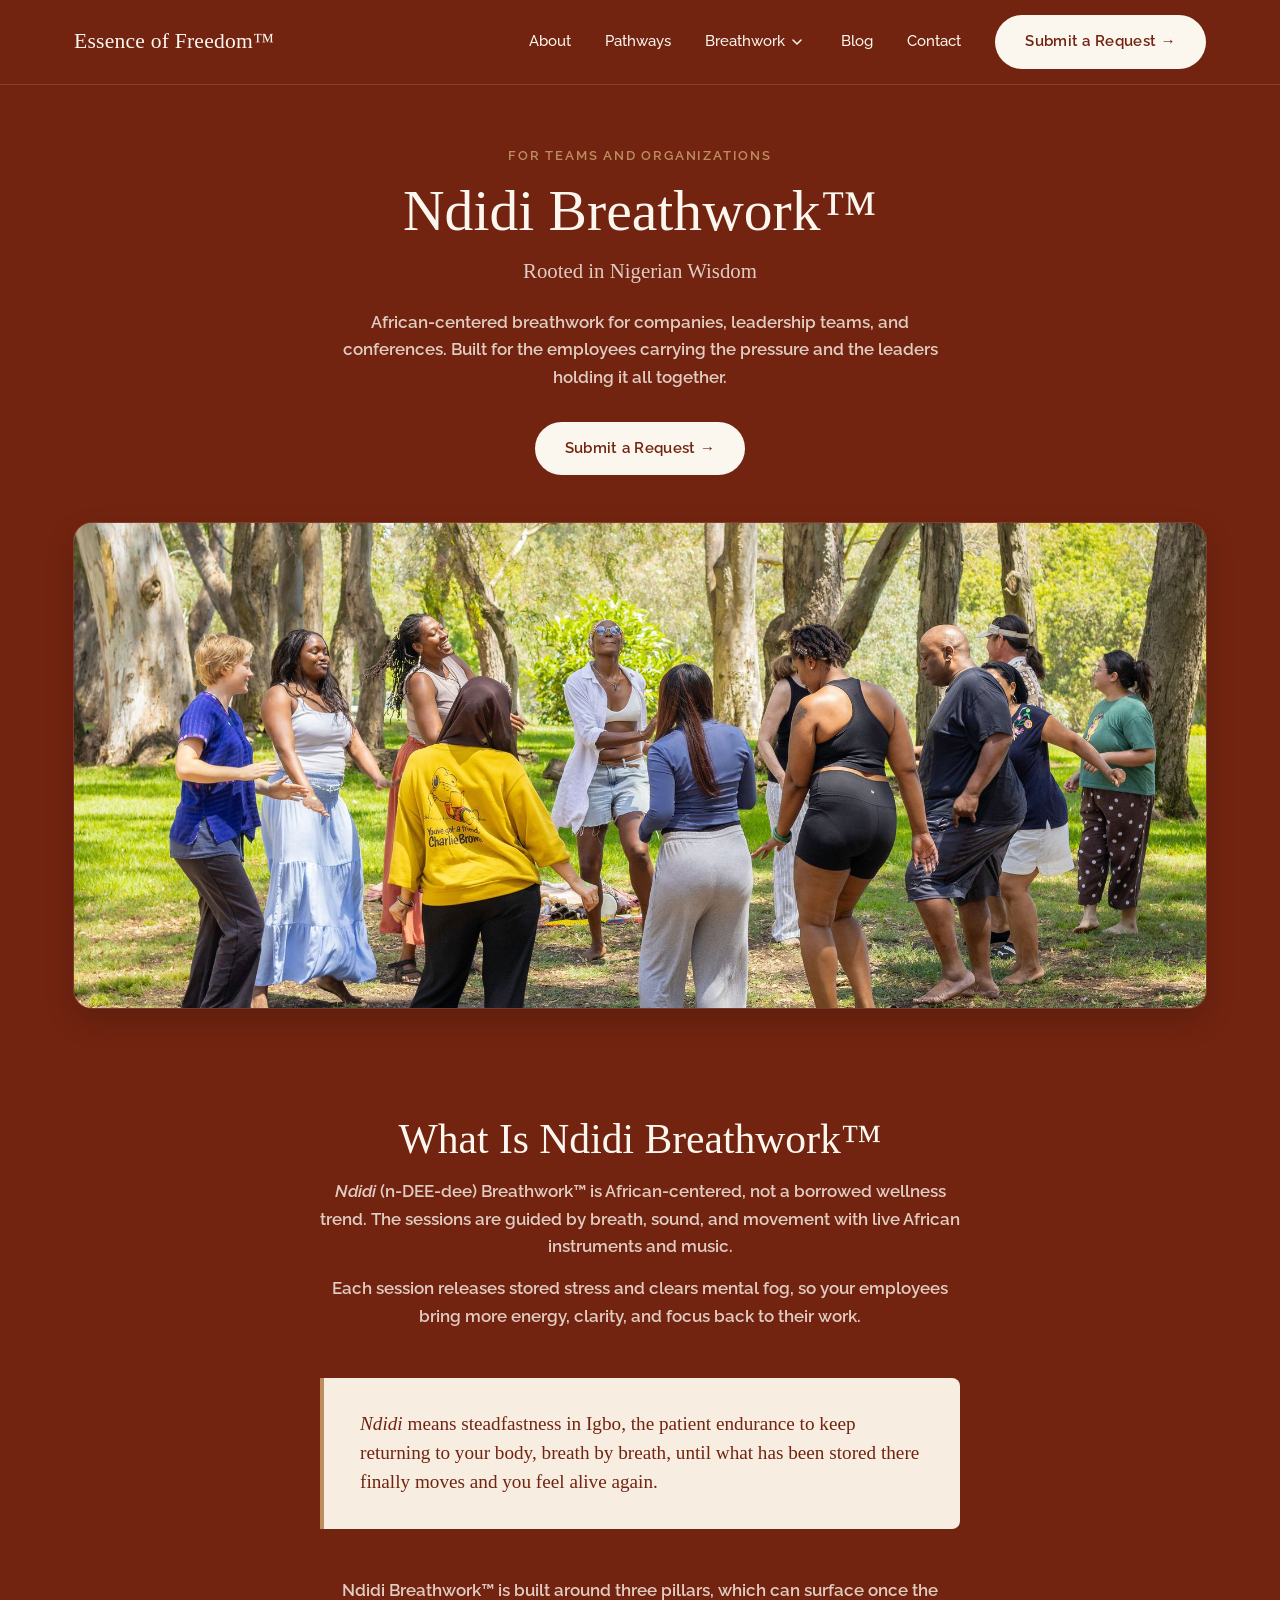
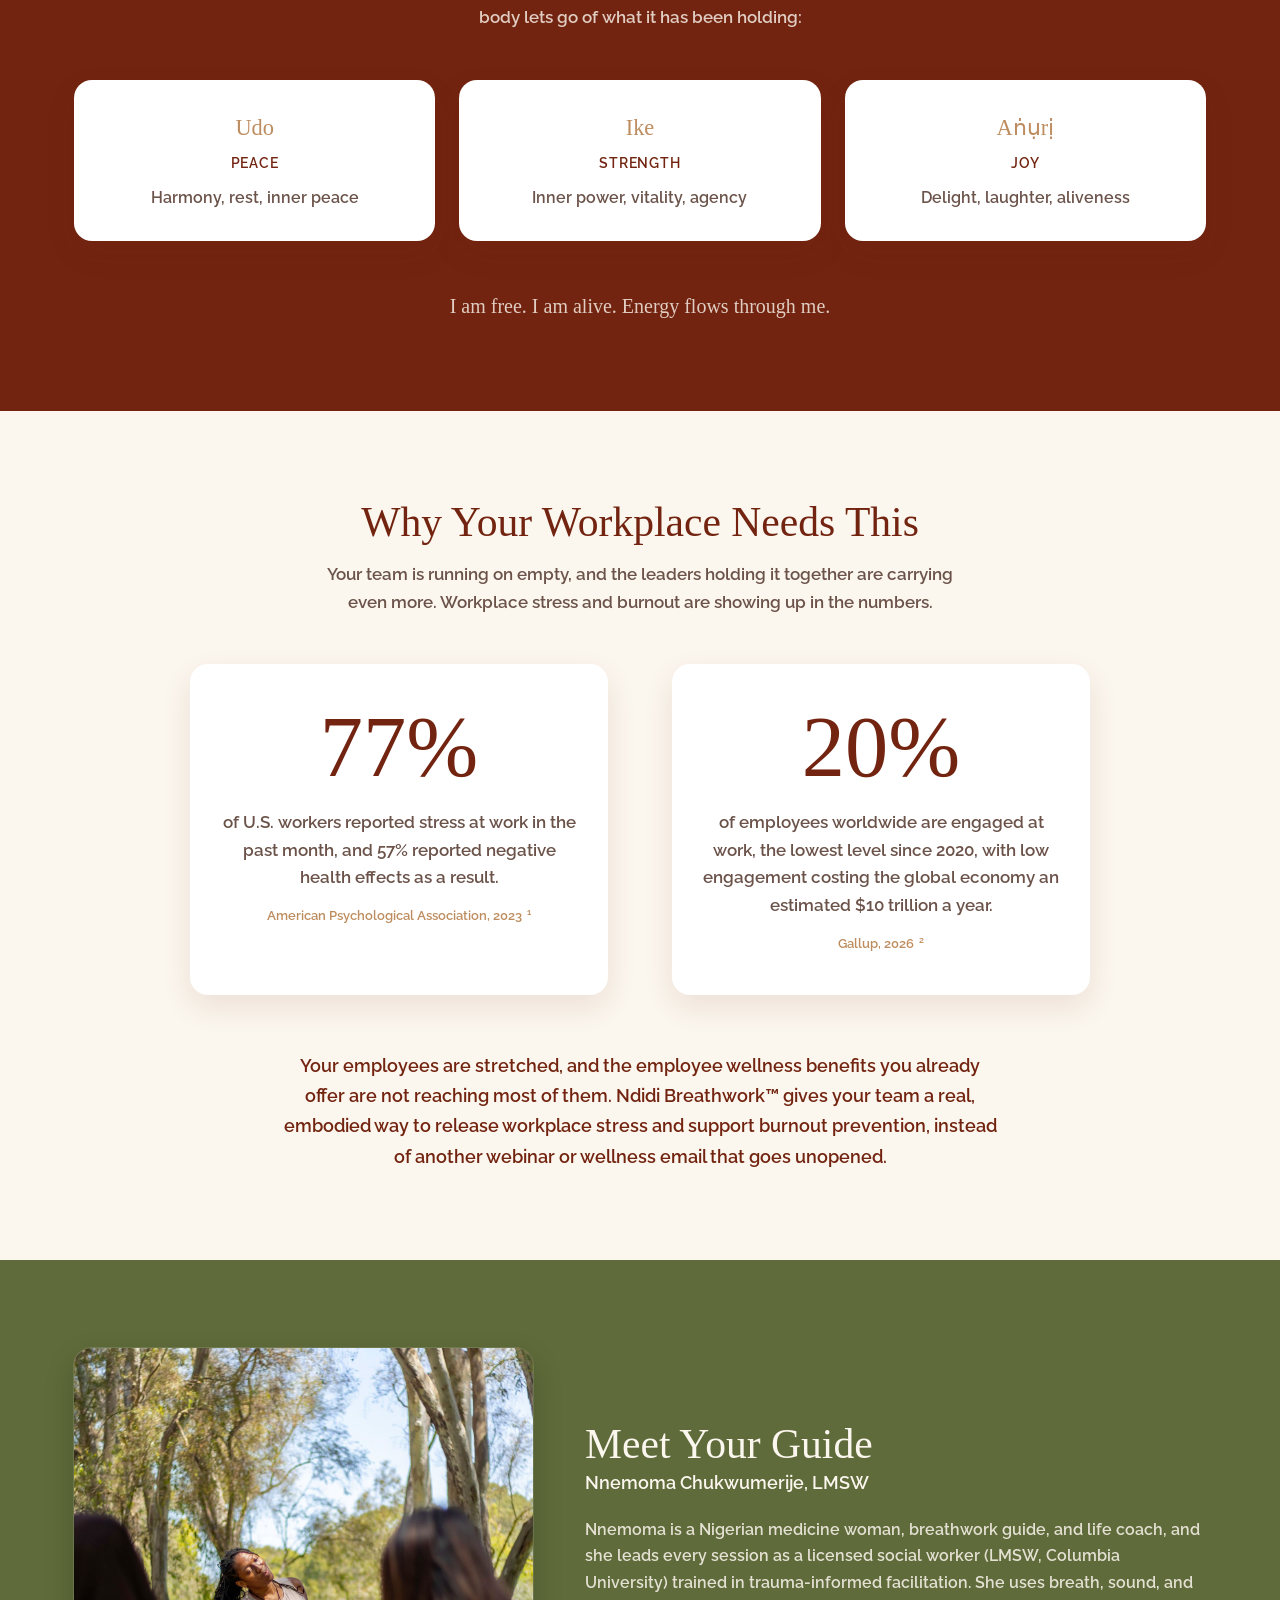
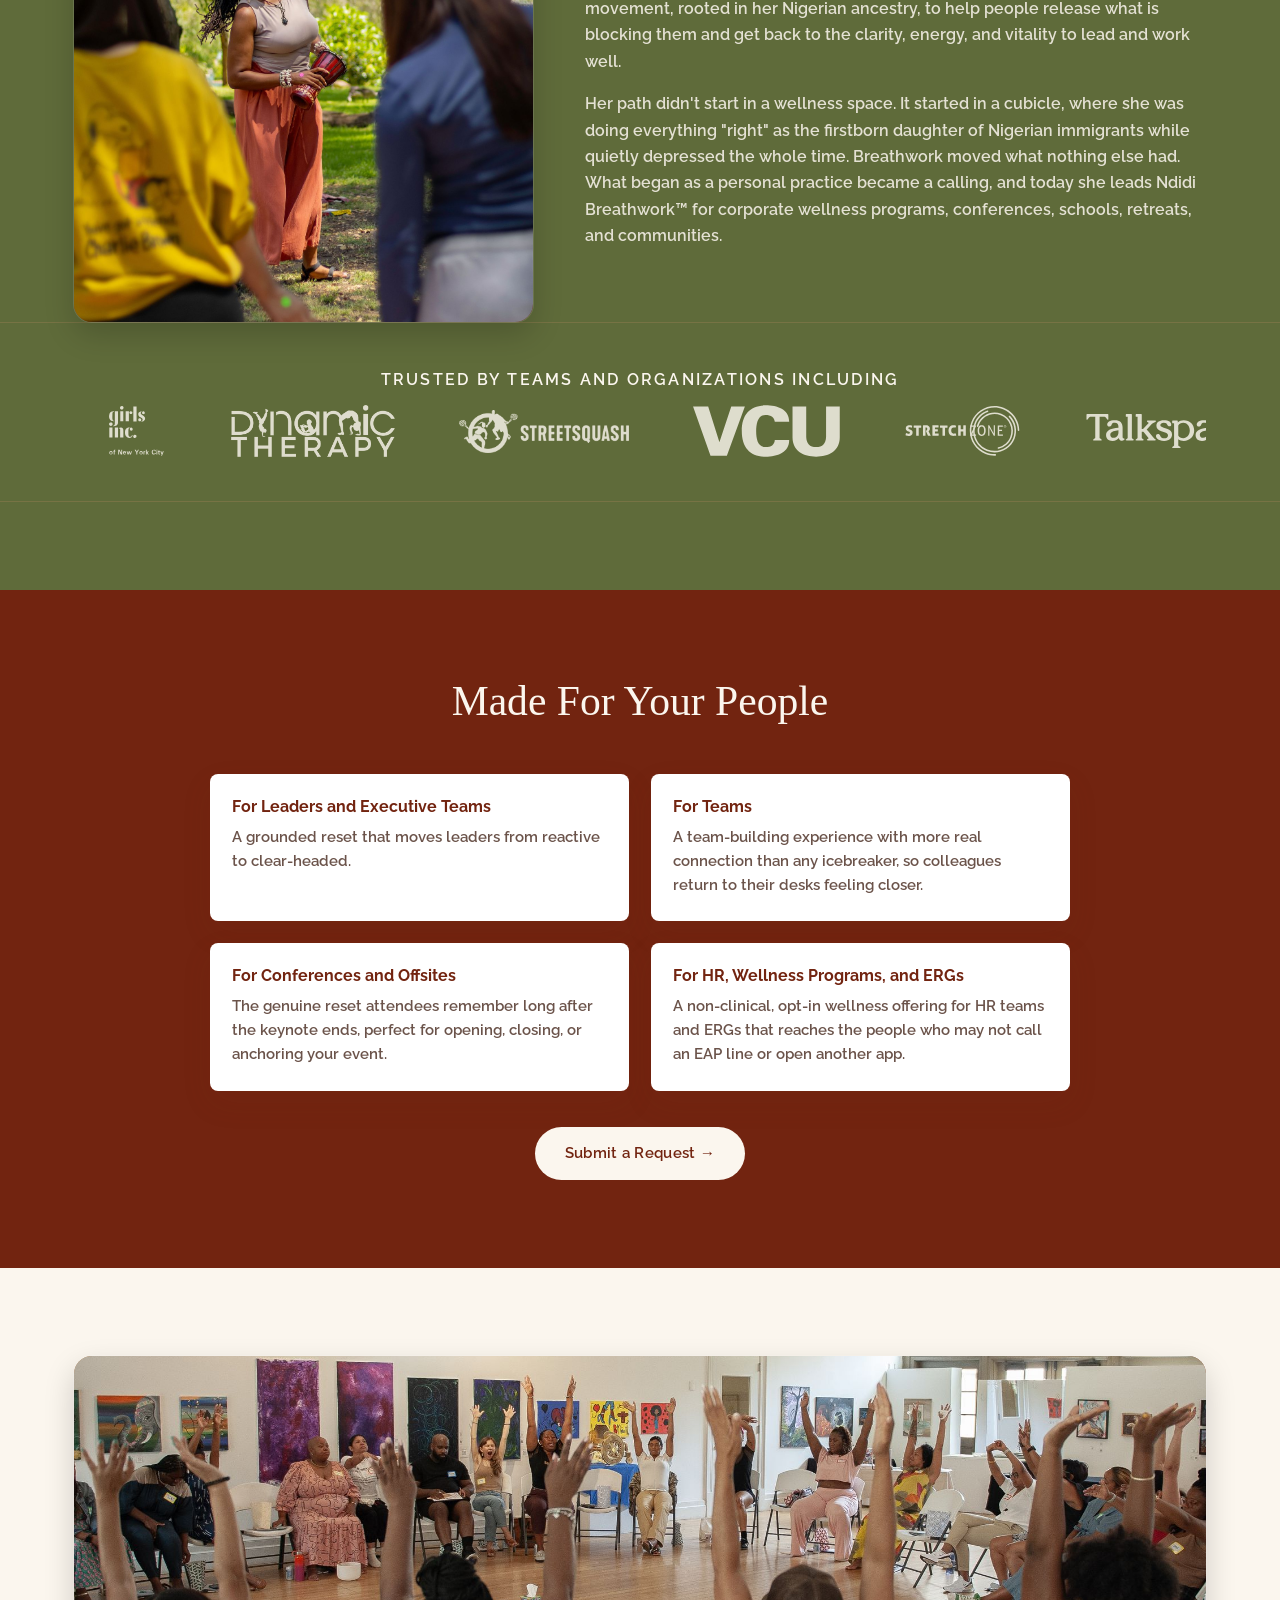
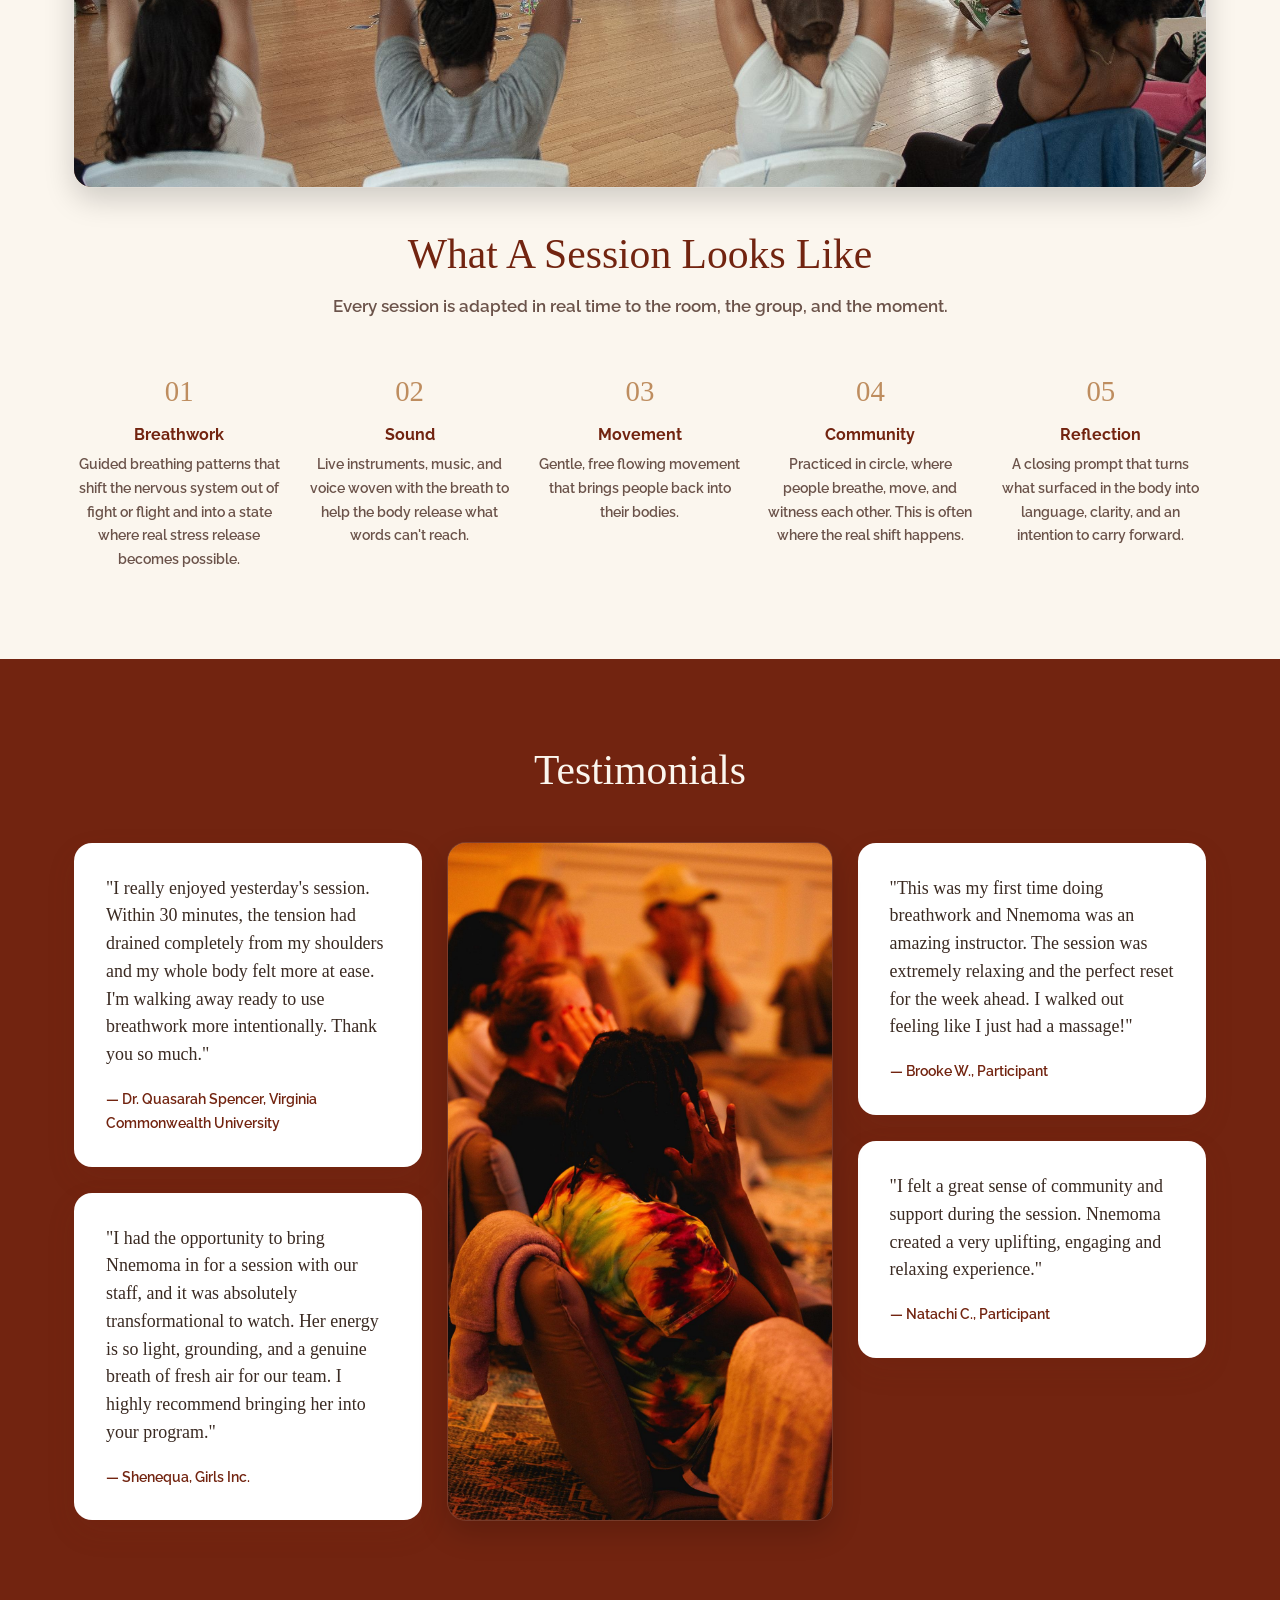
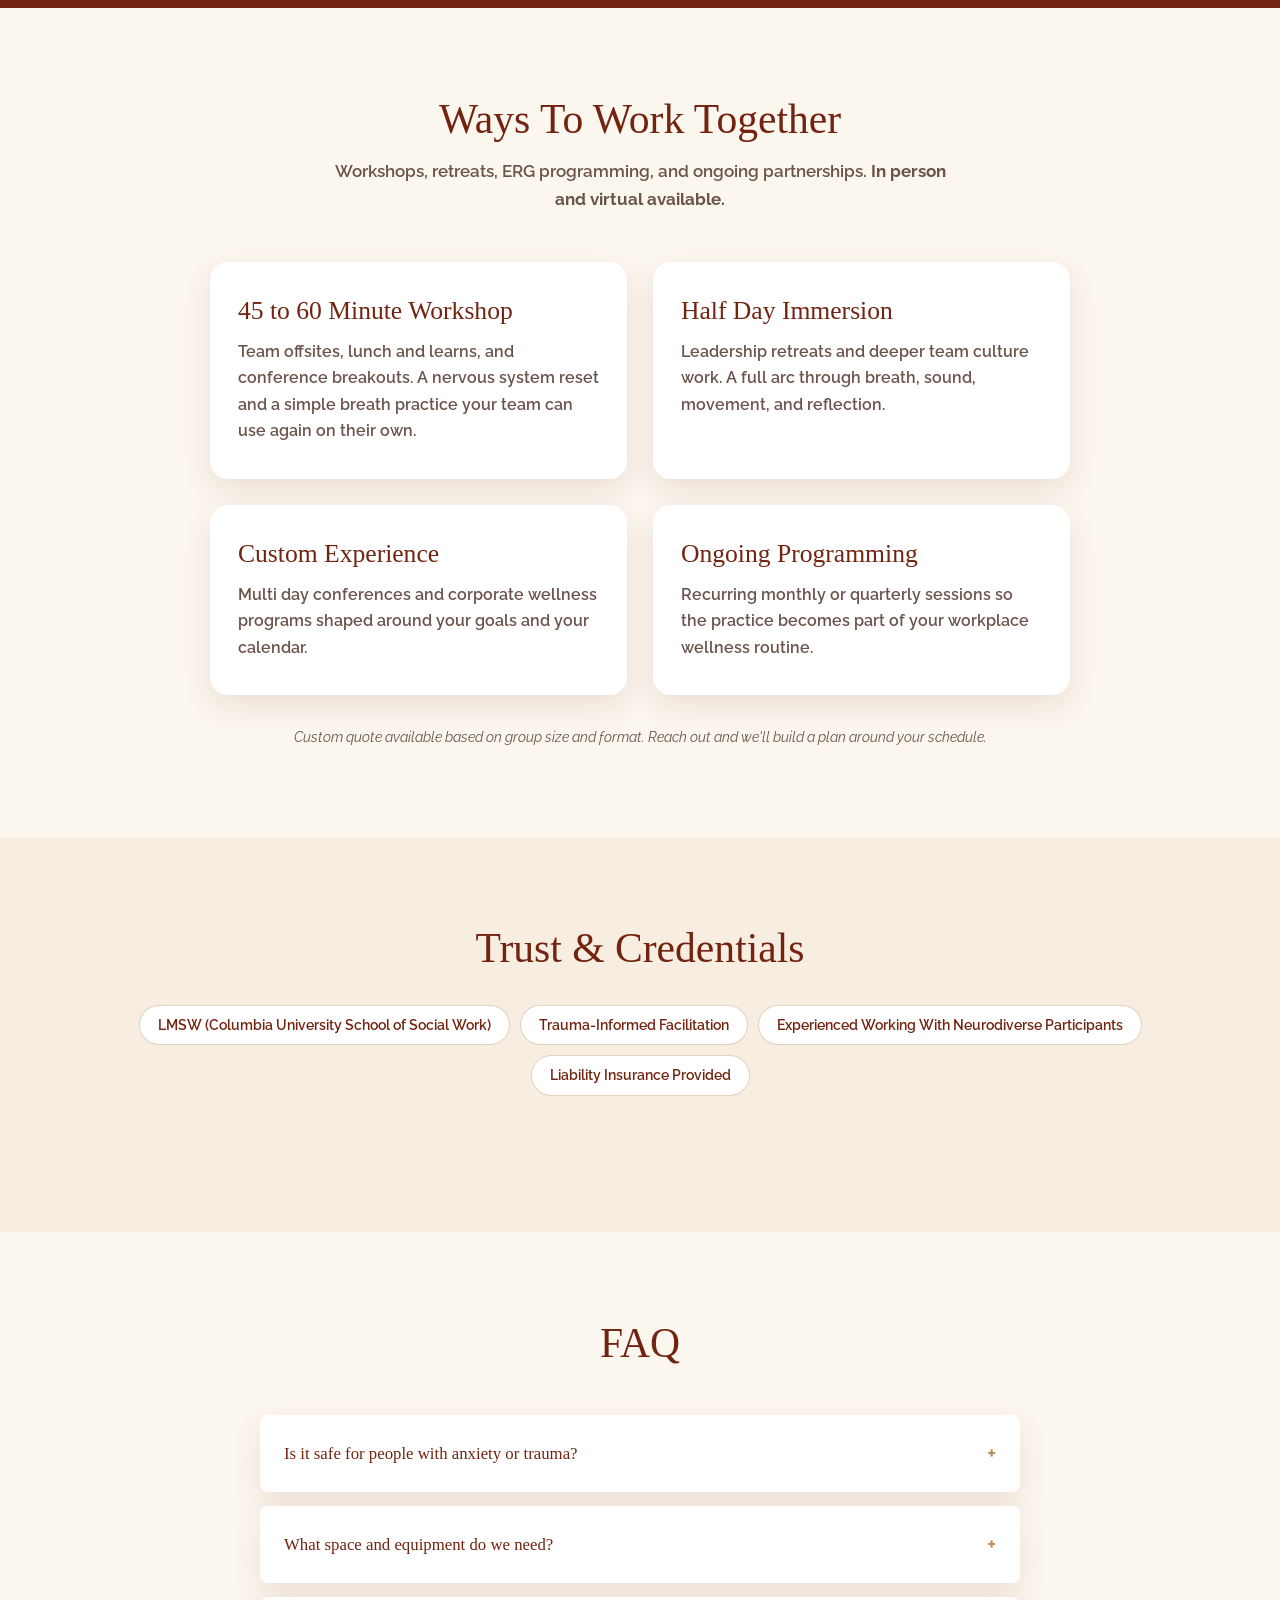
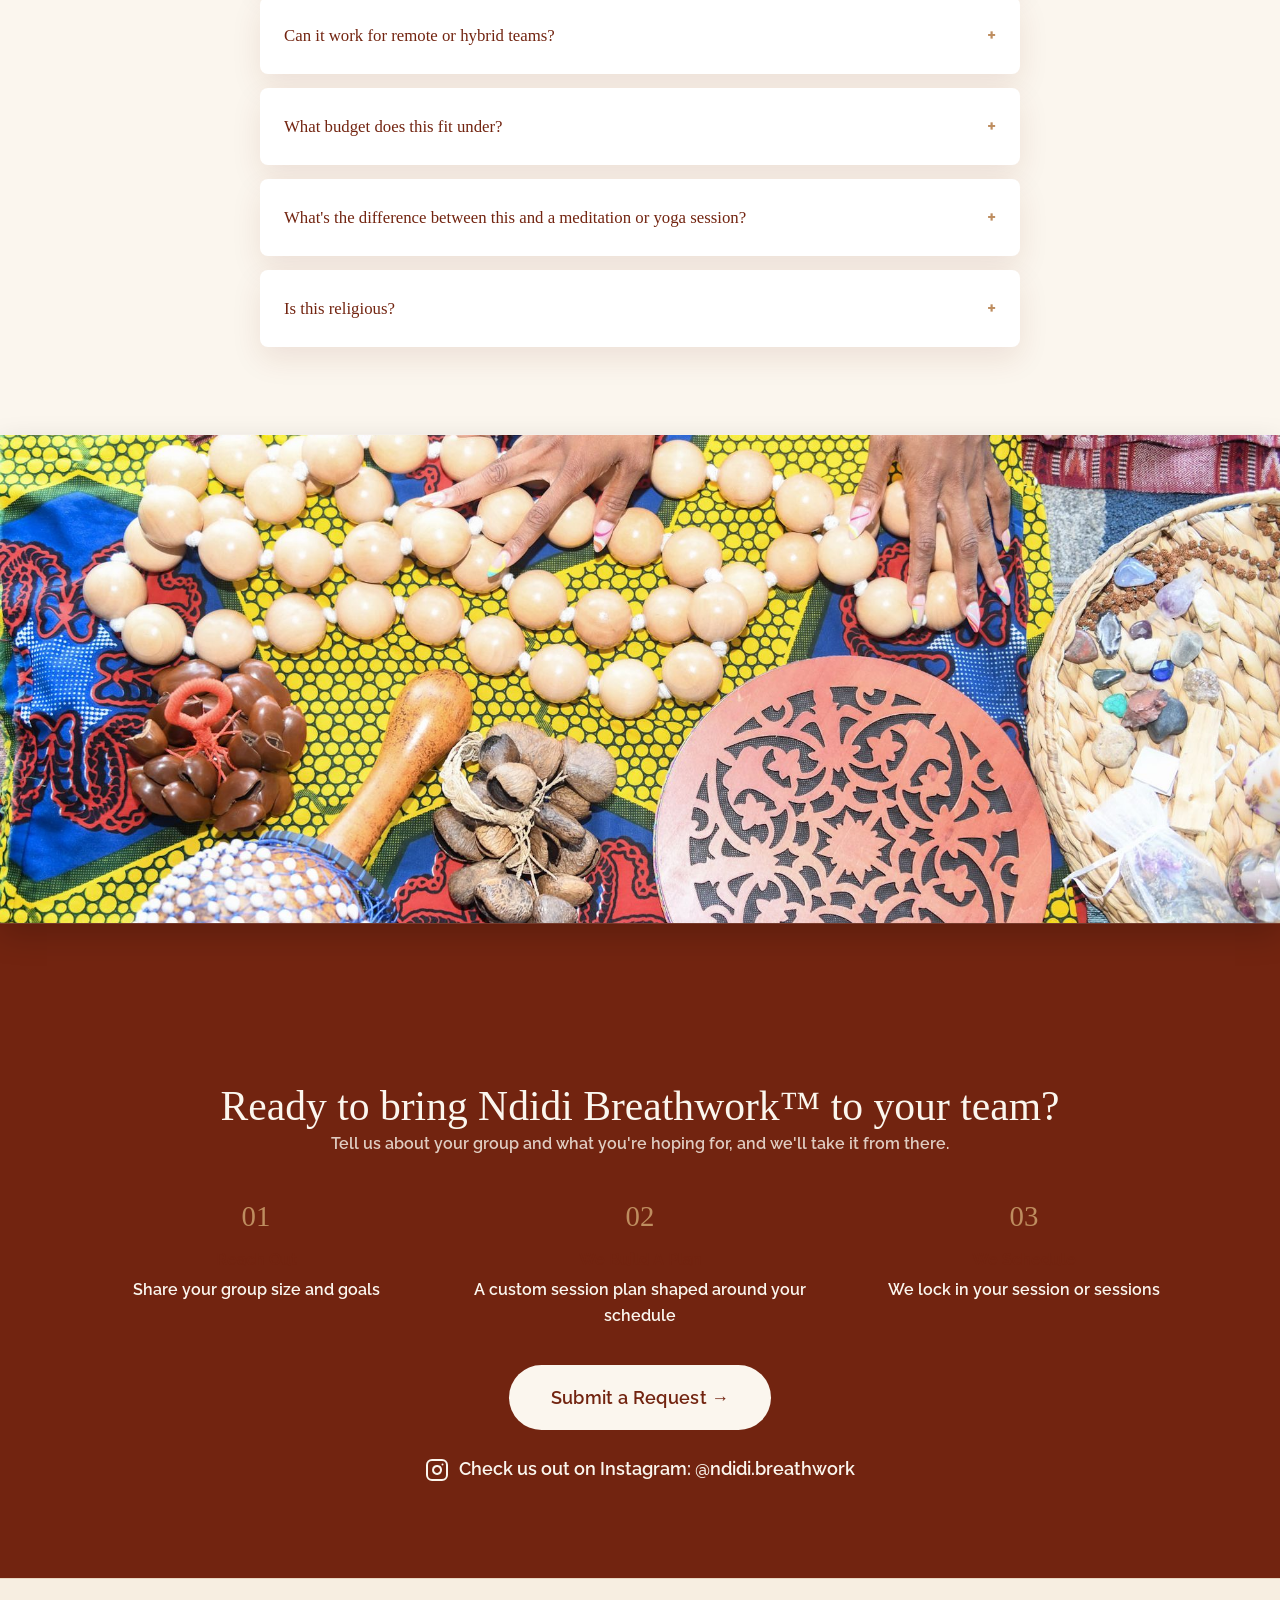
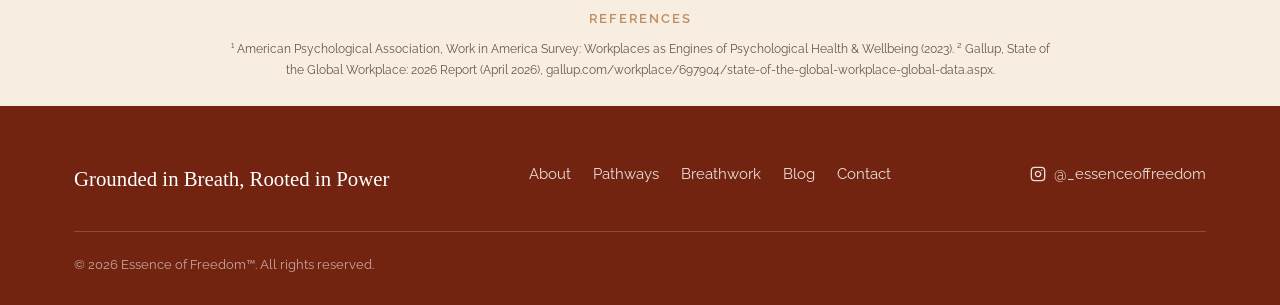
<file: corporatewellness/index.html>
<!DOCTYPE html>
<html lang="en">
<head>
<meta charset="UTF-8">
<meta name="viewport" content="width=device-width, initial-scale=1.0">
<title>Ndidi Breathwork™ for Teams and Organizations | Essence of Freedom</title>
<meta name="description" content="African-centered breathwork for teams, ERGs, leadership groups, and conferences. Reduce stress and burnout with breath, sound, and movement, in person or virtual.">
<meta property="og:type" content="website">
<meta property="og:site_name" content="Essence of Freedom™">
<meta property="og:title" content="Ndidi Breathwork™ for Teams and Organizations | Essence of Freedom">
<meta property="og:description" content="African-centered breathwork for teams, ERGs, leadership groups, and conferences. Reduce stress and burnout with breath, sound, and movement, in person or virtual.">
<meta property="og:image" content="https://www.essenceoffree.com/images/breathwork-hero.jpg">
<meta property="og:url" content="https://www.essenceoffree.com/corporatewellness">
<meta name="twitter:card" content="summary_large_image">
<meta name="twitter:title" content="Ndidi Breathwork™ for Teams and Organizations | Essence of Freedom">
<meta name="twitter:description" content="African-centered breathwork for teams, ERGs, leadership groups, and conferences. Reduce stress and burnout with breath, sound, and movement, in person or virtual.">
<meta name="twitter:image" content="https://www.essenceoffree.com/images/breathwork-hero.jpg">
<link rel="preconnect" href="https://fonts.googleapis.com">
<link rel="preconnect" href="https://fonts.gstatic.com" crossorigin>
<link href="https://fonts.googleapis.com/css2?family=Maharlika&family=Raleway:wght@400;500;600;700&display=swap" rel="stylesheet">
<link rel="icon" type="image/png" href="/images/favicon.png">
<link rel="stylesheet" href="/css/style.css?v=5">
<script type="application/ld+json">
{
  "@context": "https://schema.org",
  "@type": "FAQPage",
  "mainEntity": [
    {
      "@type": "Question",
      "name": "Is it safe for people with anxiety or trauma?",
      "acceptedAnswer": {
        "@type": "Answer",
        "text": "Yes. Sessions are trauma-informed and paced by the group, and participation in any part is always optional."
      }
    },
    {
      "@type": "Question",
      "name": "What space and equipment do we need?",
      "acceptedAnswer": {
        "@type": "Answer",
        "text": "For in person sessions, you'll need a room where people can sit down comfortably, with chairs or floor space, ideally arranged in a circle. Depending on group size, audio support may be needed for the music. For virtual sessions, each person needs a device, a stable internet connection, and a quiet, private space where they can sit comfortably. Headphones are recommended."
      }
    },
    {
      "@type": "Question",
      "name": "Can it work for remote or hybrid teams?",
      "acceptedAnswer": {
        "@type": "Answer",
        "text": "Virtual sessions work well for fully remote teams, and in person sessions are ideal for teams who share a workspace. We don't recommend a hybrid setup where some people are in the room and others are on a screen, because everyone has a better experience when they're all in the same format."
      }
    },
    {
      "@type": "Question",
      "name": "What budget does this fit under?",
      "acceptedAnswer": {
        "@type": "Answer",
        "text": "Corporate wellness, employee wellness, leadership development, retention, belonging, and conference programming budgets. If your organization already funds any of those, Ndidi Breathwork™ fits into that line and doesn't add a new category to justify."
      }
    },
    {
      "@type": "Question",
      "name": "What's the difference between this and a meditation or yoga session?",
      "acceptedAnswer": {
        "@type": "Answer",
        "text": "Meditation usually asks you to quiet your mind, and yoga moves your body through poses (the asanas). This form of breathwork goes a step further, combining guided breathing patterns with live sound instruments and movement, and the presence of the group. You don't need to be flexible, experienced, or good at sitting still to get something out of it."
      }
    },
    {
      "@type": "Question",
      "name": "Is this religious?",
      "acceptedAnswer": {
        "@type": "Answer",
        "text": "No. It's rooted in Nigerian cultural tradition and isn't tied to any religious practice or belief system. It's welcoming to people of all backgrounds."
      }
    }
  ]
}
</script>
</head>
<body class="page-corporate">

<header class="site-header">
  <div class="container header-inner">
    <a href="/index.html" class="logo">Essence of Freedom™</a>
    <nav class="site-nav" id="site-nav">
      <a href="/index.html#about">About</a>
      <a href="/index.html#pathways">Pathways</a>
      <div class="nav-item has-submenu">
        <a href="/breathwork.html" class="nav-link">Breathwork</a>
        <button type="button" class="submenu-toggle" aria-expanded="false" aria-label="Toggle Breathwork submenu">
          <svg width="10" height="6" viewBox="0 0 10 6" fill="none" aria-hidden="true"><path d="M1 1L5 5L9 1" stroke="currentColor" stroke-width="1.5" stroke-linecap="round" stroke-linejoin="round"/></svg>
        </button>
        <div class="submenu">
          <a href="https://calendly.com/nnemoma-essenceoffree/1-1-breathwork-session" target="_blank" rel="noopener">For Individuals</a>
          <a href="/corporatewellness">For Organizations</a>
          <a href="/schools">For Schools</a>
        </div>
      </div>
      <a href="/blog.html">Blog</a>
      <a href="/contact.html">Contact</a>
      <a href="https://docs.google.com/forms/d/e/1FAIpQLSfHdwgoGO_F8Uzzc2m8N9lkdZJM60sChmYHq2JmINJsIXnQtg/viewform" target="_blank" rel="noopener" class="btn btn-primary nav-cta">Submit a Request →</a>
    </nav>
    <button class="hamburger" id="hamburger-btn" aria-label="Toggle menu" aria-expanded="false">
      <span></span><span></span><span></span>
    </button>
  </div>
</header>

<main>

  <!-- ============ HERO ============ -->
  <section class="page-hero section-dark">
    <div class="container">
      <span class="eyebrow">For Teams and Organizations</span>
      <h1>Ndidi Breathwork™</h1>
      <p class="subhead">Rooted in Nigerian Wisdom</p>
      <p class="lead">African-centered breathwork for companies, leadership teams, and conferences. Built for the employees carrying the pressure and the leaders holding it all together.</p>
      <div class="page-hero-ctas">
        <a href="https://docs.google.com/forms/d/e/1FAIpQLSfHdwgoGO_F8Uzzc2m8N9lkdZJM60sChmYHq2JmINJsIXnQtg/viewform" target="_blank" rel="noopener" class="btn btn-primary">Submit a Request →</a>
      </div>
      <div class="page-hero-image">
        <div class="img-ph">
          <img src="/images/breathwork-hero.jpg" alt="Outdoor group breathwork session with a team, arms raised">
          <div class="ph-label">Group Session, Outdoors<small>breathwork-hero.jpg</small></div>
        </div>
      </div>
    </div>
  </section>

  <!-- ============ WHAT IS NDIDI ============ -->
  <section class="section section-dark">
    <div class="container">
      <div class="section-head">
        <h2>What Is Ndidi Breathwork™</h2>
        <p><em>Ndidi</em> (n-DEE-dee) Breathwork™ is African-centered, not a borrowed wellness trend. The sessions are guided by breath, sound, and movement with live African instruments and music.</p>
        <p>Each session releases stored stress and clears mental fog, so your employees bring more energy, clarity, and focus back to their work.</p>
      </div>

      <blockquote class="founder-quote quote-box">
        <em>Ndidi</em> means steadfastness in Igbo, the patient endurance to keep returning to your body, breath by breath, until what has been stored there finally moves and you feel alive again.
      </blockquote>

      <div class="section-head">
        <p>Ndidi Breathwork™ is built around three pillars, which can surface once the body lets go of what it has been holding:</p>
      </div>

      <div class="pillars-grid">
        <div class="pillar-card">
          <span class="pillar-word">Udo</span>
          <span class="pillar-eng">Peace</span>
          <p>Harmony, rest, inner peace</p>
        </div>
        <div class="pillar-card">
          <span class="pillar-word">Ike</span>
          <span class="pillar-eng">Strength</span>
          <p>Inner power, vitality, agency</p>
        </div>
        <div class="pillar-card">
          <span class="pillar-word">Aṅụrị</span>
          <span class="pillar-eng">Joy</span>
          <p>Delight, laughter, aliveness</p>
        </div>
      </div>

      <p class="affirmation">
        I am free. I am alive. Energy flows through me.
      </p>
    </div>
  </section>

  <!-- ============ WHY YOUR WORKPLACE NEEDS THIS ============ -->
  <section class="section section-alt">
    <div class="container">
      <div class="section-head">
        <h2>Why Your Workplace Needs This</h2>
        <p>Your team is running on empty, and the leaders holding it together are carrying even more. Workplace stress and burnout are showing up in the numbers.</p>
      </div>

      <div class="stat-grid">
        <div class="stat-tile">
          <span class="stat-number">77%</span>
          <p>of U.S. workers reported stress at work in the past month, and 57% reported negative health effects as a result.</p>
          <span class="stat-source">American Psychological Association, 2023 <sup>1</sup></span>
        </div>
        <div class="stat-tile">
          <span class="stat-number">20%</span>
          <p>of employees worldwide are engaged at work, the lowest level since 2020, with low engagement costing the global economy an estimated $10 trillion a year.</p>
          <span class="stat-source">Gallup, 2026 <sup>2</sup></span>
        </div>
      </div>

      <p class="tier-note tier-note-narrow tier-note-emphasis">Your employees are stretched, and the employee wellness benefits you already offer are not reaching most of them. Ndidi Breathwork™ gives your team a real, embodied way to release workplace stress and support burnout prevention, instead of another webinar or wellness email that goes unopened.</p>
    </div>
  </section>

  <!-- ============ MEET YOUR GUIDE ============ -->
  <section class="section section-olive">
    <div class="container guide-grid">
      <div class="guide-image">
        <div class="img-ph">
          <img src="/images/meet-your-guide2.jpg" alt="Nnemoma Chukwumerije leading a breathwork session outdoors">
          <div class="ph-label">Nnemoma, Guide<small>meet-your-guide2.jpg</small></div>
        </div>
      </div>
      <div class="guide-copy">
        <h2>Meet Your Guide</h2>
        <span class="role">Nnemoma Chukwumerije, LMSW</span>
        <p>Nnemoma is a Nigerian medicine woman, breathwork guide, and life coach, and she leads every session as a licensed social worker (LMSW, Columbia University) trained in trauma-informed facilitation. She uses breath, sound, and movement, rooted in her Nigerian ancestry, to help people release what is blocking them and get back to the clarity, energy, and vitality to lead and work well.</p>
        <p>Her path didn't start in a wellness space. It started in a cubicle, where she was doing everything "right" as the firstborn daughter of Nigerian immigrants while quietly depressed the whole time. Breathwork moved what nothing else had. What began as a personal practice became a calling, and today she leads Ndidi Breathwork™ for corporate wellness programs, conferences, schools, retreats, and communities.</p>
      </div>
    </div>

    <div class="logo-band">
      <div class="container">
        <span class="eyebrow">Trusted by teams and organizations including</span>
        <div class="logo-marquee" aria-hidden="true">
          <div class="logo-track">
            <div class="logo-group">
              <div class="logo-item"><img src="/images/logo-girlsinc.svg" alt="Girls Inc NYC logo"></div>
              <div class="logo-item"><img src="/images/logo-dynamictherapy.png" alt="Dynamic Therapy logo"></div>
              <div class="logo-item"><img src="/images/logo-streetsquash.png" alt="StreetSquash logo"></div>
              <div class="logo-item"><img src="/images/logo-vcu.svg" alt="VCU logo"></div>
              <div class="logo-item"><img src="/images/logo-stretchzone.svg" alt="Stretch Zone logo"></div>
              <div class="logo-item"><img src="/images/logo-talkspace.svg" alt="Talkspace logo"></div>
              <div class="logo-item"><img src="/images/logo-denmeditation.png" alt="The DEN Meditation logo"></div>
              <div class="logo-item"><img src="/images/logo-girlsinc.svg" alt="Girls Inc NYC logo"></div>
              <div class="logo-item"><img src="/images/logo-dynamictherapy.png" alt="Dynamic Therapy logo"></div>
              <div class="logo-item"><img src="/images/logo-streetsquash.png" alt="StreetSquash logo"></div>
              <div class="logo-item"><img src="/images/logo-vcu.svg" alt="VCU logo"></div>
              <div class="logo-item"><img src="/images/logo-stretchzone.svg" alt="Stretch Zone logo"></div>
              <div class="logo-item"><img src="/images/logo-talkspace.svg" alt="Talkspace logo"></div>
              <div class="logo-item"><img src="/images/logo-denmeditation.png" alt="The DEN Meditation logo"></div>
            </div>
            <div class="logo-group">
              <div class="logo-item"><img src="/images/logo-girlsinc.svg" alt="Girls Inc NYC logo"></div>
              <div class="logo-item"><img src="/images/logo-dynamictherapy.png" alt="Dynamic Therapy logo"></div>
              <div class="logo-item"><img src="/images/logo-streetsquash.png" alt="StreetSquash logo"></div>
              <div class="logo-item"><img src="/images/logo-vcu.svg" alt="VCU logo"></div>
              <div class="logo-item"><img src="/images/logo-stretchzone.svg" alt="Stretch Zone logo"></div>
              <div class="logo-item"><img src="/images/logo-talkspace.svg" alt="Talkspace logo"></div>
              <div class="logo-item"><img src="/images/logo-denmeditation.png" alt="The DEN Meditation logo"></div>
              <div class="logo-item"><img src="/images/logo-girlsinc.svg" alt="Girls Inc NYC logo"></div>
              <div class="logo-item"><img src="/images/logo-dynamictherapy.png" alt="Dynamic Therapy logo"></div>
              <div class="logo-item"><img src="/images/logo-streetsquash.png" alt="StreetSquash logo"></div>
              <div class="logo-item"><img src="/images/logo-vcu.svg" alt="VCU logo"></div>
              <div class="logo-item"><img src="/images/logo-stretchzone.svg" alt="Stretch Zone logo"></div>
              <div class="logo-item"><img src="/images/logo-talkspace.svg" alt="Talkspace logo"></div>
              <div class="logo-item"><img src="/images/logo-denmeditation.png" alt="The DEN Meditation logo"></div>
            </div>
          </div>
        </div>
        <div class="logo-static-row">
          <img src="/images/logo-girlsinc.svg" alt="Girls Inc NYC logo">
          <img src="/images/logo-dynamictherapy.png" alt="Dynamic Therapy logo">
          <img src="/images/logo-streetsquash.png" alt="StreetSquash logo">
          <img src="/images/logo-vcu.svg" alt="VCU logo">
          <img src="/images/logo-stretchzone.svg" alt="Stretch Zone logo">
          <img src="/images/logo-talkspace.svg" alt="Talkspace logo">
          <img src="/images/logo-denmeditation.png" alt="The DEN Meditation logo">
        </div>
      </div>
    </div>
  </section>

  <!-- ============ MADE FOR YOUR PEOPLE ============ -->
  <section class="section section-dark">
    <div class="container">
      <div class="section-head">
        <h2>Made For Your People</h2>
      </div>

      <div class="audience-grid grid-2-narrow">
        <div class="audience-card">
          <h4>For Leaders and Executive Teams</h4>
          <p>A grounded reset that moves leaders from reactive to clear-headed.</p>
        </div>
        <div class="audience-card">
          <h4>For Teams</h4>
          <p>A team-building experience with more real connection than any icebreaker, so colleagues return to their desks feeling closer.</p>
        </div>
        <div class="audience-card">
          <h4>For Conferences and Offsites</h4>
          <p>The genuine reset attendees remember long after the keynote ends, perfect for opening, closing, or anchoring your event.</p>
        </div>
        <div class="audience-card">
          <h4>For HR, Wellness Programs, and ERGs</h4>
          <p>A non-clinical, opt-in wellness offering for HR teams and ERGs that reaches the people who may not call an EAP line or open another app.</p>
        </div>
      </div>

      <div class="tier-cta">
        <a href="https://docs.google.com/forms/d/e/1FAIpQLSfHdwgoGO_F8Uzzc2m8N9lkdZJM60sChmYHq2JmINJsIXnQtg/viewform" target="_blank" rel="noopener" class="btn btn-primary">Submit a Request →</a>
      </div>
    </div>
  </section>

  <!-- ============ WHAT A SESSION LOOKS LIKE ============ -->
  <section class="section section-alt">
    <div class="container">
      <div class="steps-banner">
        <div class="img-ph">
          <img src="/images/breathwork-session-banner.jpg" alt="Ndidi Breathwork session in progress with a group">
          <div class="ph-label">Session In Progress<small>breathwork-session-banner.jpg</small></div>
        </div>
      </div>

      <div class="section-head">
        <h2>What A Session Looks Like</h2>
        <p>Every session is adapted in real time to the room, the group, and the moment.</p>
      </div>

      <div class="steps-grid">
        <div class="step-card">
          <span class="step-num">01</span>
          <h4>Breathwork</h4>
          <p>Guided breathing patterns that shift the nervous system out of fight or flight and into a state where real stress release becomes possible.</p>
        </div>
        <div class="step-card">
          <span class="step-num">02</span>
          <h4>Sound</h4>
          <p>Live instruments, music, and voice woven with the breath to help the body release what words can't reach.</p>
        </div>
        <div class="step-card">
          <span class="step-num">03</span>
          <h4>Movement</h4>
          <p>Gentle, free flowing movement that brings people back into their bodies.</p>
        </div>
        <div class="step-card">
          <span class="step-num">04</span>
          <h4>Community</h4>
          <p>Practiced in circle, where people breathe, move, and witness each other. This is often where the real shift happens.</p>
        </div>
        <div class="step-card">
          <span class="step-num">05</span>
          <h4>Reflection</h4>
          <p>A closing prompt that turns what surfaced in the body into language, clarity, and an intention to carry forward.</p>
        </div>
      </div>
    </div>
  </section>

  <!-- ============ TESTIMONIALS ============ -->
  <section class="section section-dark">
    <div class="container">
      <div class="section-head">
        <h2>Testimonials</h2>
      </div>
      <div class="testimonial-media">
        <div class="testimonial-stack">
          <blockquote class="testimonial-card">
            <p class="quote">"I really enjoyed yesterday's session. Within 30 minutes, the tension had drained completely from my shoulders and my whole body felt more at ease. I'm walking away ready to use breathwork more intentionally. Thank you so much."</p>
            <div class="testimonial-meta">
              <span class="attribution">— Dr. Quasarah Spencer, Virginia Commonwealth University</span>
            </div>
          </blockquote>
          <blockquote class="testimonial-card">
            <p class="quote">"I had the opportunity to bring Nnemoma in for a session with our staff, and it was absolutely transformational to watch. Her energy is so light, grounding, and a genuine breath of fresh air for our team. I highly recommend bringing her into your program."</p>
            <div class="testimonial-meta">
              <span class="attribution">— Shenequa, Girls Inc.</span>
            </div>
          </blockquote>
        </div>
        <div class="img-ph">
          <img src="/images/breathwork-testimonials.jpg" alt="Breathwork community in session">
          <div class="ph-label">Community In Session<small>breathwork-testimonials.jpg</small></div>
        </div>
        <div class="testimonial-stack">
          <blockquote class="testimonial-card">
            <p class="quote">"This was my first time doing breathwork and Nnemoma was an amazing instructor. The session was extremely relaxing and the perfect reset for the week ahead. I walked out feeling like I just had a massage!"</p>
            <div class="testimonial-meta">
              <span class="attribution">— Brooke W., Participant</span>
            </div>
          </blockquote>
          <blockquote class="testimonial-card">
            <p class="quote">"I felt a great sense of community and support during the session. Nnemoma created a very uplifting, engaging and relaxing experience."</p>
            <div class="testimonial-meta">
              <span class="attribution">— Natachi C., Participant</span>
            </div>
          </blockquote>
        </div>
      </div>
    </div>
  </section>

  <!-- ============ WAYS TO WORK TOGETHER ============ -->
  <section class="section section-alt">
    <div class="container">
      <div class="section-head">
        <h2>Ways To Work Together</h2>
        <p>Workshops, retreats, ERG programming, and ongoing partnerships. <strong>In person and virtual available.</strong></p>
      </div>

      <div class="tiers-grid grid-2-narrow">
        <div class="tier-card">
          <h3>45 to 60 Minute Workshop</h3>
          <p>Team offsites, lunch and learns, and conference breakouts. A nervous system reset and a simple breath practice your team can use again on their own.</p>
        </div>
        <div class="tier-card">
          <h3>Half Day Immersion</h3>
          <p>Leadership retreats and deeper team culture work. A full arc through breath, sound, movement, and reflection.</p>
        </div>
        <div class="tier-card">
          <h3>Custom Experience</h3>
          <p>Multi day conferences and corporate wellness programs shaped around your goals and your calendar.</p>
        </div>
        <div class="tier-card">
          <h3>Ongoing Programming</h3>
          <p>Recurring monthly or quarterly sessions so the practice becomes part of your workplace wellness routine.</p>
        </div>
      </div>

      <p class="tier-note">Custom quote available based on group size and format. Reach out and we'll build a plan around your schedule.</p>
    </div>
  </section>

  <!-- ============ TRUST & CREDENTIALS ============ -->
  <section class="section">
    <div class="container">
      <div class="section-head section-head-tight">
        <h2>Trust &amp; Credentials</h2>
      </div>
      <div class="tag-list">
        <span class="tag-pill">LMSW (Columbia University School of Social Work)</span>
        <span class="tag-pill">Trauma-Informed Facilitation</span>
        <span class="tag-pill">Experienced Working With Neurodiverse Participants</span>
        <span class="tag-pill">Liability Insurance Provided</span>
      </div>
    </div>
  </section>

  <!-- ============ FAQ ============ -->
  <section class="section section-alt">
    <div class="container">
      <div class="section-head">
        <h2>FAQ</h2>
      </div>
      <div class="faq-list">
        <details class="faq-item">
          <summary>Is it safe for people with anxiety or trauma?</summary>
          <p class="faq-answer">Yes. Sessions are trauma-informed and paced by the group, and participation in any part is always optional.</p>
        </details>
        <details class="faq-item">
          <summary>What space and equipment do we need?</summary>
          <p class="faq-answer">For in person sessions, you'll need a room where people can sit down comfortably, with chairs or floor space, ideally arranged in a circle. Depending on group size, audio support may be needed for the music. For virtual sessions, each person needs a device, a stable internet connection, and a quiet, private space where they can sit comfortably. Headphones are recommended.</p>
        </details>
        <details class="faq-item">
          <summary>Can it work for remote or hybrid teams?</summary>
          <p class="faq-answer">Virtual sessions work well for fully remote teams, and in person sessions are ideal for teams who share a workspace. We don't recommend a hybrid setup where some people are in the room and others are on a screen, because everyone has a better experience when they're all in the same format.</p>
        </details>
        <details class="faq-item">
          <summary>What budget does this fit under?</summary>
          <p class="faq-answer">Corporate wellness, employee wellness, leadership development, retention, belonging, and conference programming budgets. If your organization already funds any of those, Ndidi Breathwork™ fits into that line and doesn't add a new category to justify.</p>
        </details>
        <details class="faq-item">
          <summary>What's the difference between this and a meditation or yoga session?</summary>
          <p class="faq-answer">Meditation usually asks you to quiet your mind, and yoga moves your body through poses (the asanas). This form of breathwork goes a step further, combining guided breathing patterns with live sound instruments and movement, and the presence of the group. You don't need to be flexible, experienced, or good at sitting still to get something out of it.</p>
        </details>
        <details class="faq-item">
          <summary>Is this religious?</summary>
          <p class="faq-answer">No. It's rooted in Nigerian cultural tradition and isn't tied to any religious practice or belief system. It's welcoming to people of all backgrounds.</p>
        </details>
      </div>
    </div>
  </section>

  <!-- ============ CLOSING ============ -->
  <section class="closing-banner">
    <div class="img-ph">
      <img src="/images/closing-banner.jpg" alt="Ceremonial breathwork instruments and beads">
      <div class="ph-label">Closing Banner<small>closing-banner.jpg</small></div>
    </div>
  </section>
  <section class="section section-dark">
    <div class="container closing-content">
      <h2>Ready to bring Ndidi Breathwork™ to your team?</h2>
      <p class="lead">Tell us about your group and what you're hoping for, and we'll take it from there.</p>
      <div class="steps-grid steps-grid-3">
        <div class="step-card">
          <span class="step-num">01</span>
          <h4>Reach Out</h4>
          <p>Share your group size and goals</p>
        </div>
        <div class="step-card">
          <span class="step-num">02</span>
          <h4>We Build A Plan</h4>
          <p>A custom session plan shaped around your schedule</p>
        </div>
        <div class="step-card">
          <span class="step-num">03</span>
          <h4>We Schedule</h4>
          <p>We lock in your session or sessions</p>
        </div>
      </div>

      <a href="https://docs.google.com/forms/d/e/1FAIpQLSfHdwgoGO_F8Uzzc2m8N9lkdZJM60sChmYHq2JmINJsIXnQtg/viewform" target="_blank" rel="noopener" class="btn btn-primary btn-lg">Submit a Request →</a>

      <div class="follow-ig">
        <a href="https://www.instagram.com/ndidi.breathwork/" target="_blank" rel="noopener">
          <svg width="24" height="24" viewBox="0 0 24 24" fill="none" stroke="currentColor" stroke-width="2" stroke-linecap="round" stroke-linejoin="round" aria-hidden="true"><rect x="2" y="2" width="20" height="20" rx="5" ry="5"></rect><path d="M16 11.37A4 4 0 1 1 12.63 8 4 4 0 0 1 16 11.37z"></path><line x1="17.5" y1="6.5" x2="17.5" y2="6.5"></line></svg>
          Check us out on Instagram: @ndidi.breathwork
        </a>
      </div>
    </div>
  </section>

  <!-- ============ REFERENCES ============ -->
  <div class="references-line">
    <div class="container">
      <span class="eyebrow">References</span>
      <p>¹ American Psychological Association, Work in America Survey: Workplaces as Engines of Psychological Health &amp; Wellbeing (2023). ² Gallup, State of the Global Workplace: 2026 Report (April 2026), gallup.com/workplace/697904/state-of-the-global-workplace-global-data.aspx.</p>
    </div>
  </div>

</main>

<footer class="site-footer">
  <div class="container">
    <div class="footer-top">
      <div class="footer-tagline">Grounded in Breath, Rooted in Power</div>
      <nav class="footer-nav">
        <a href="/index.html#about">About</a>
        <a href="/index.html#pathways">Pathways</a>
        <a href="/breathwork.html">Breathwork</a>
        <a href="/blog.html">Blog</a>
        <a href="/contact.html">Contact</a>
      </nav>
      <div class="footer-social">
        <a href="https://www.instagram.com/_essenceoffreedom/" target="_blank" rel="noopener">
          <svg width="16" height="16" viewBox="0 0 24 24" fill="none" stroke="currentColor" stroke-width="2" stroke-linecap="round" stroke-linejoin="round" aria-hidden="true"><rect x="2" y="2" width="20" height="20" rx="5" ry="5"></rect><path d="M16 11.37A4 4 0 1 1 12.63 8 4 4 0 0 1 16 11.37z"></path><line x1="17.5" y1="6.5" x2="17.5" y2="6.5"></line></svg>
          @_essenceoffreedom
        </a>
      </div>
    </div>
    <div class="footer-bottom">
      <span>&copy; 2026 Essence of Freedom™. All rights reserved.</span>
    </div>
  </div>
</footer>

<script src="/js/main.js"></script>
</body>
</html>
</file>
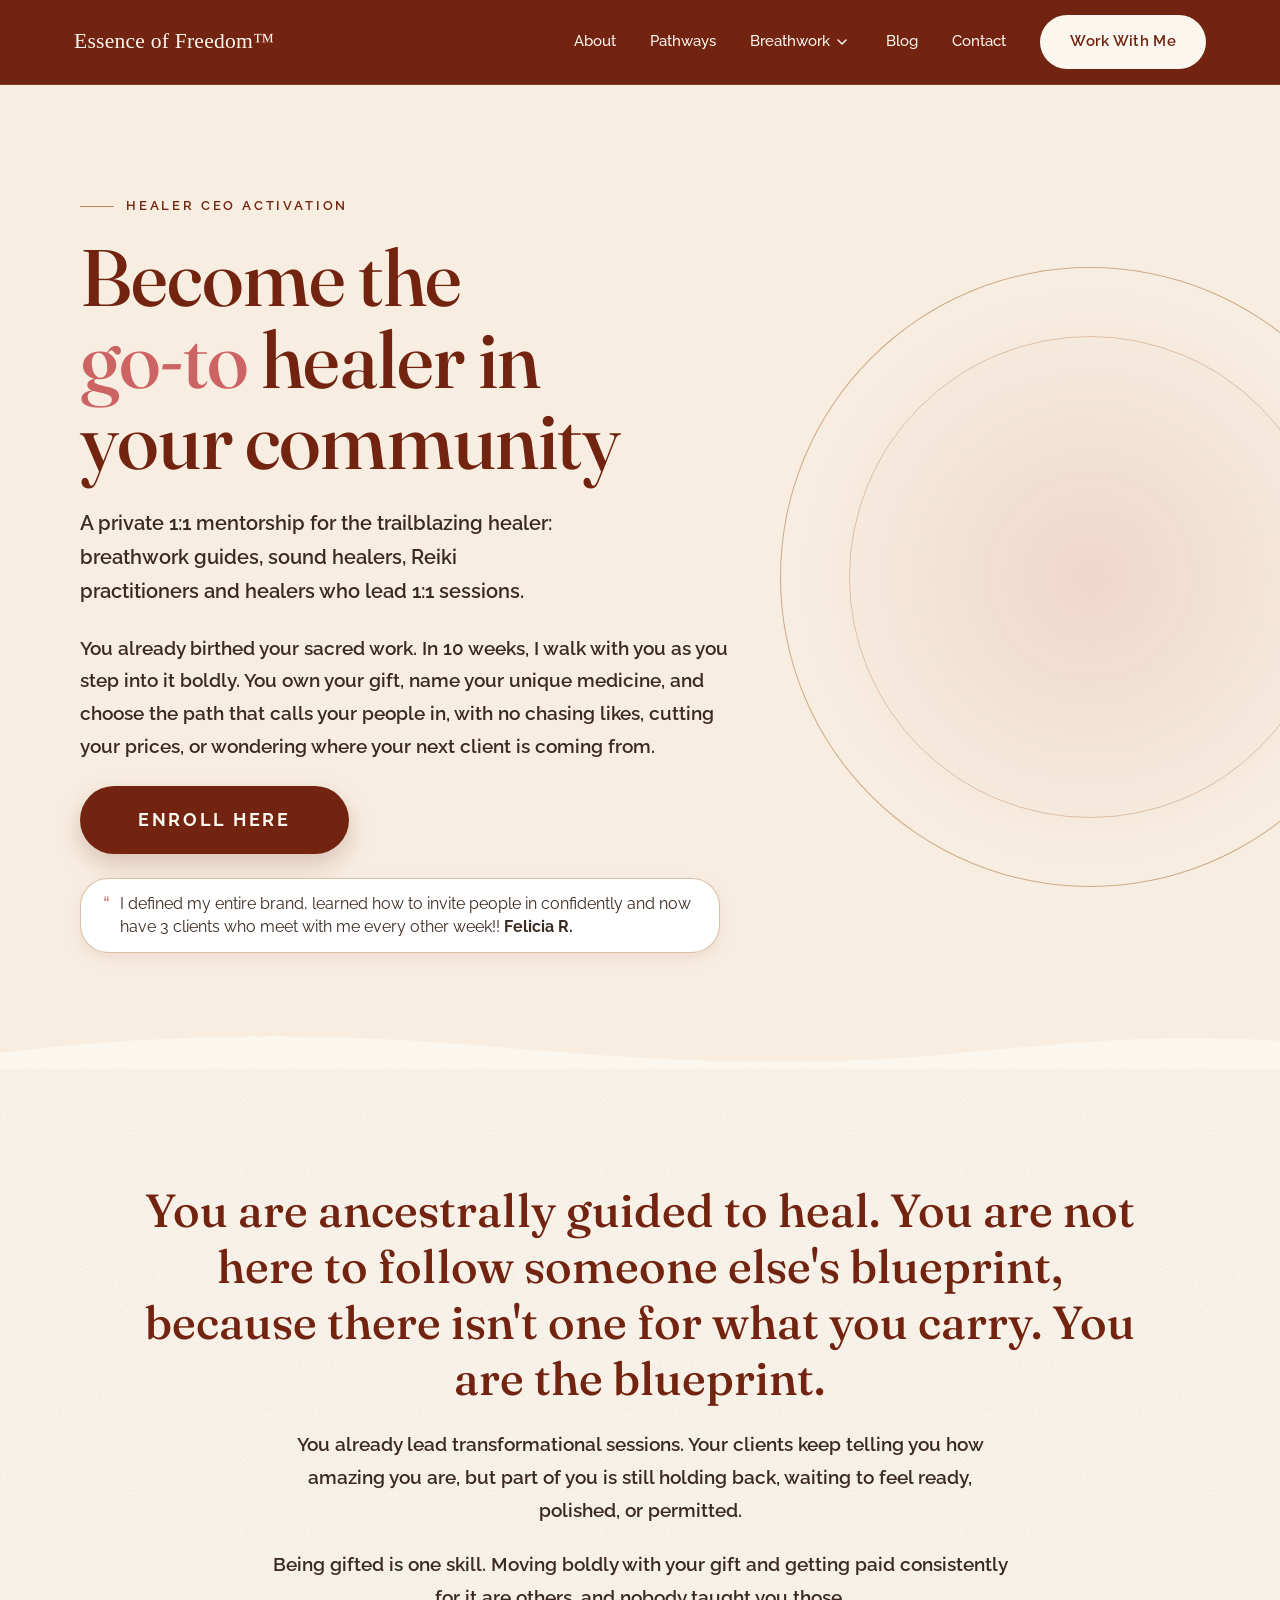
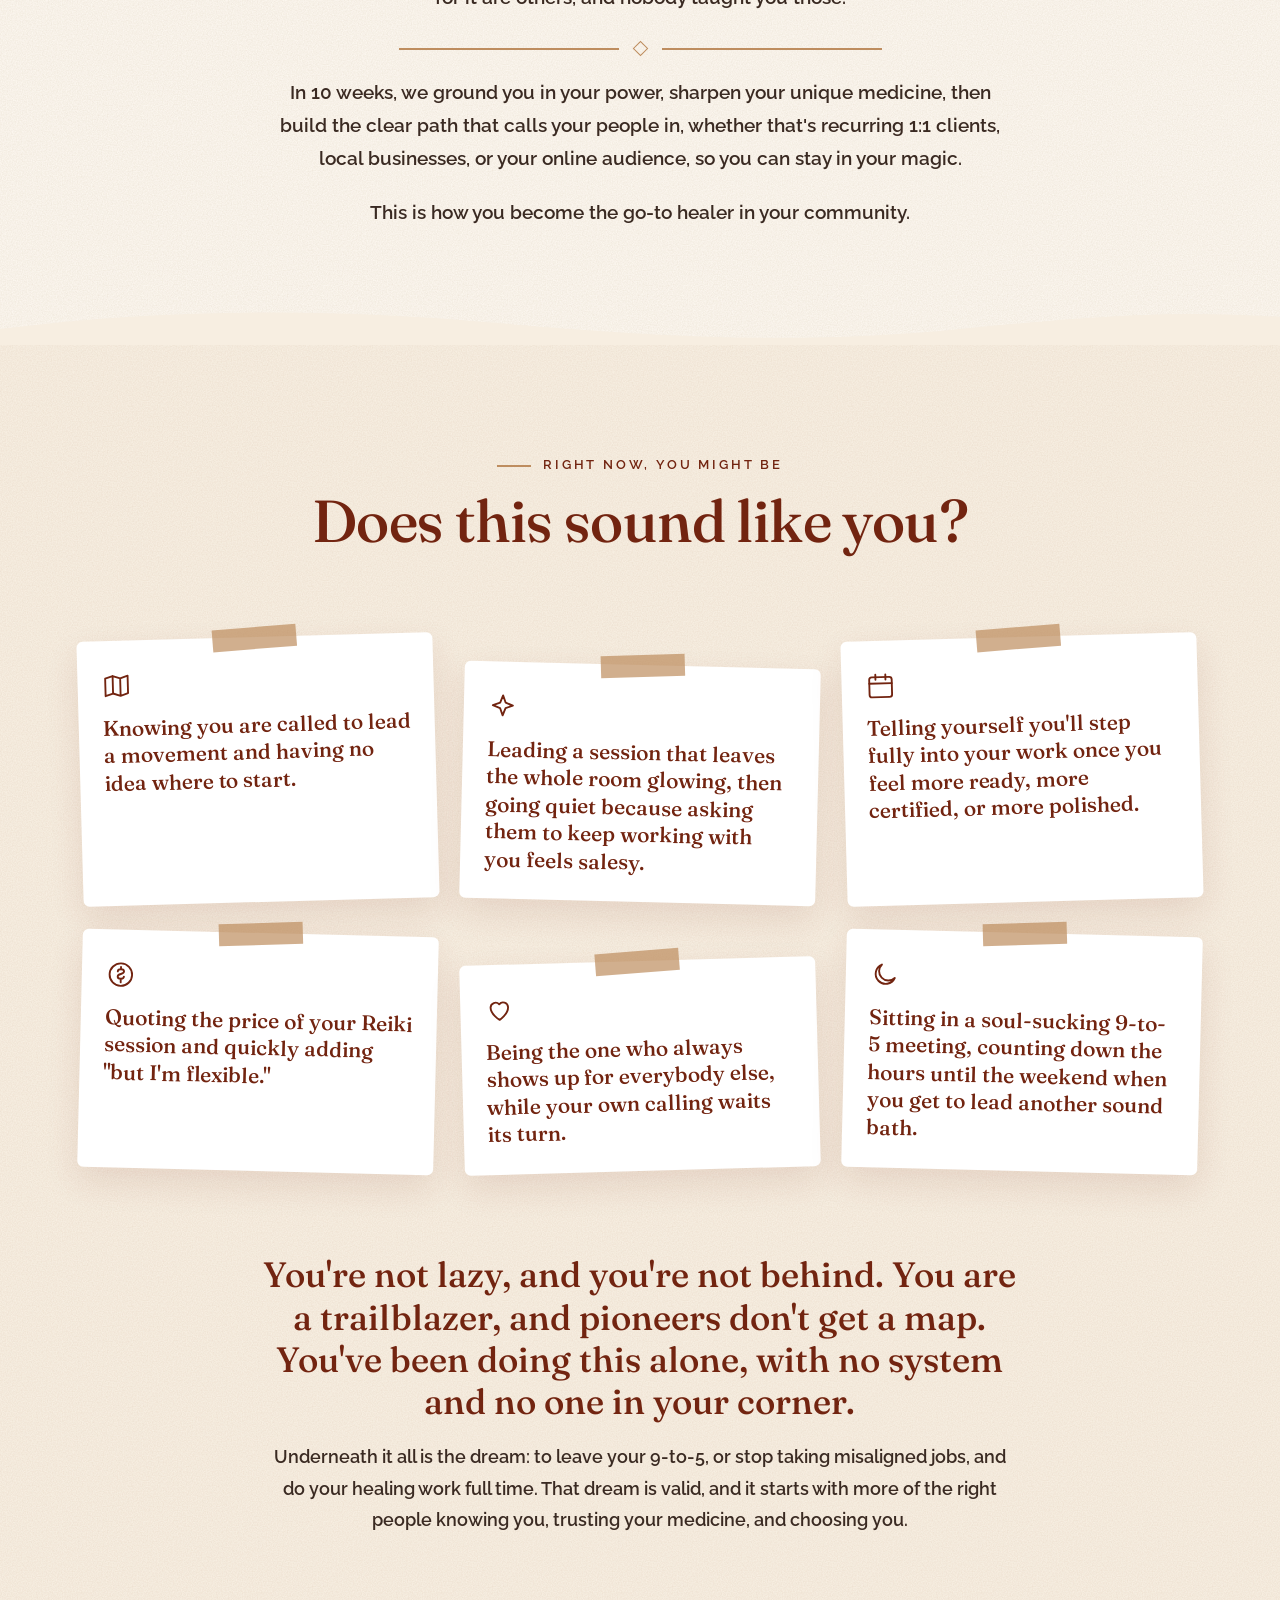
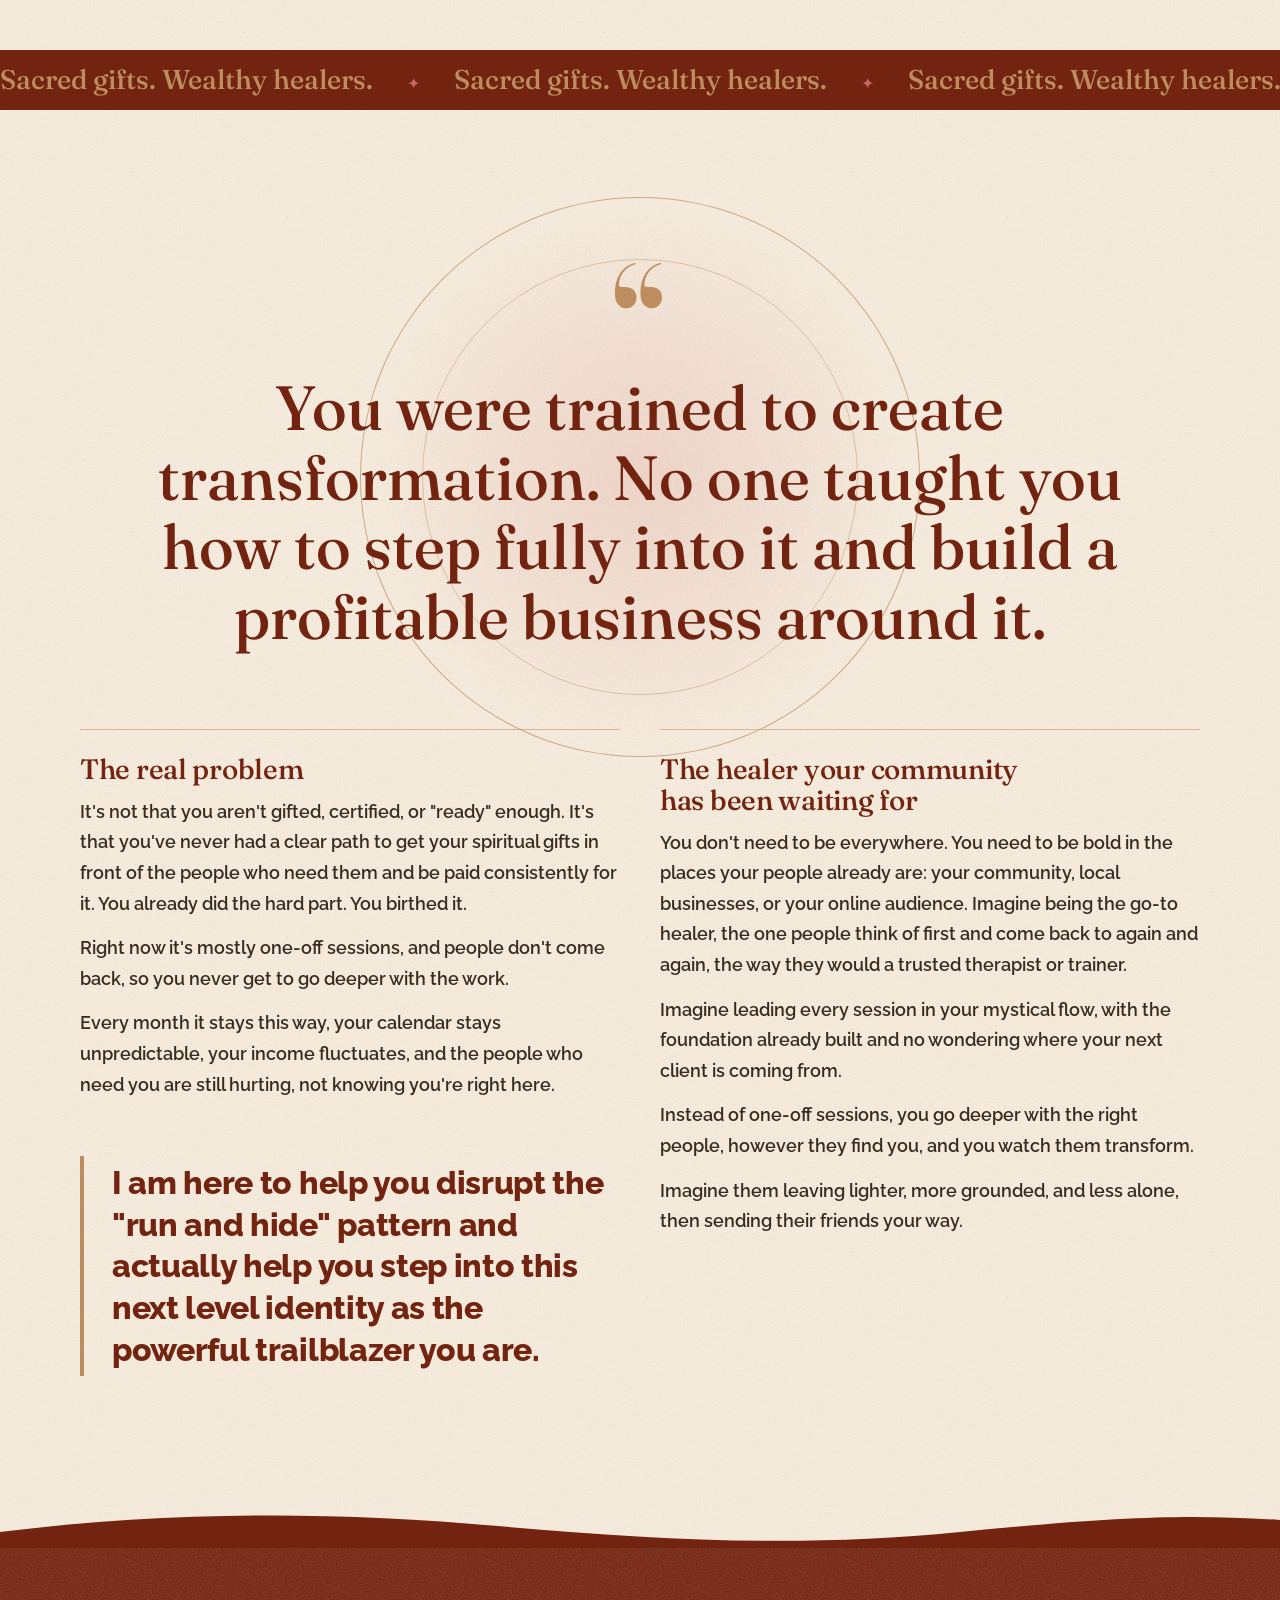
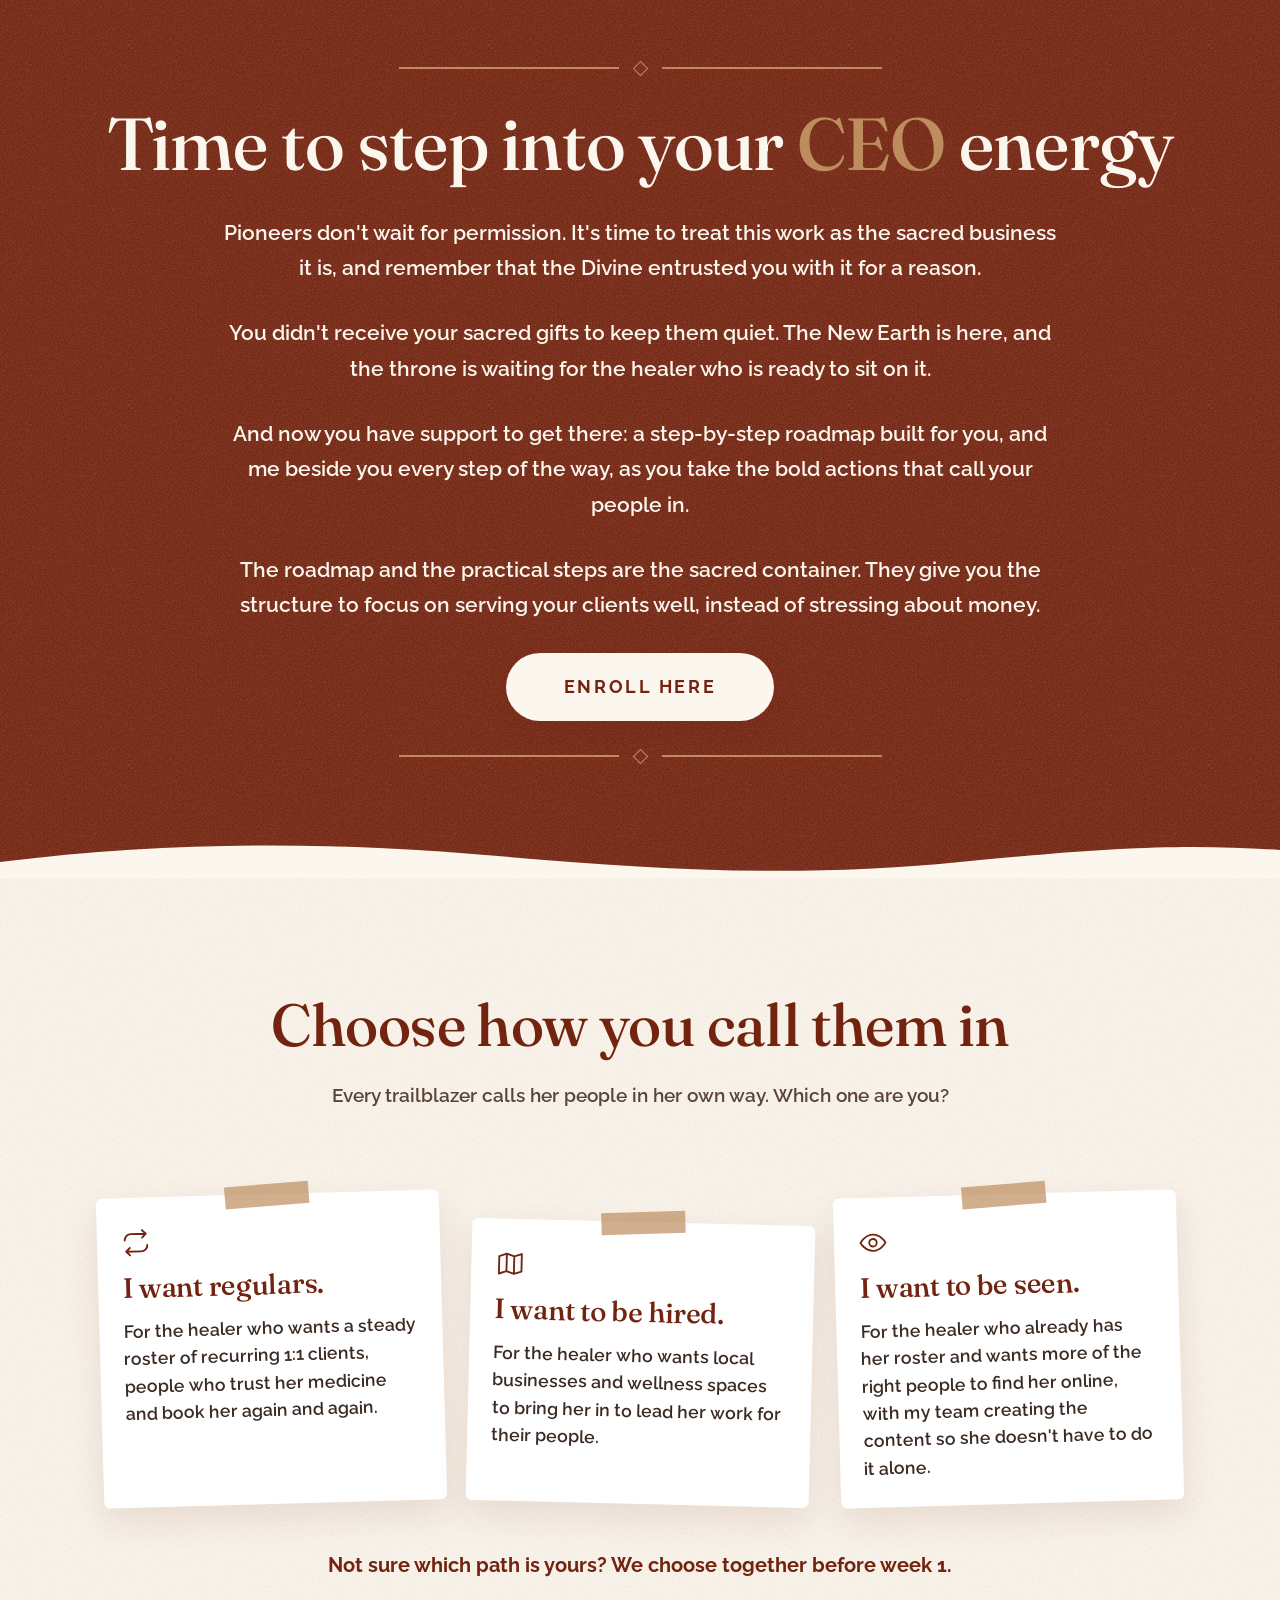
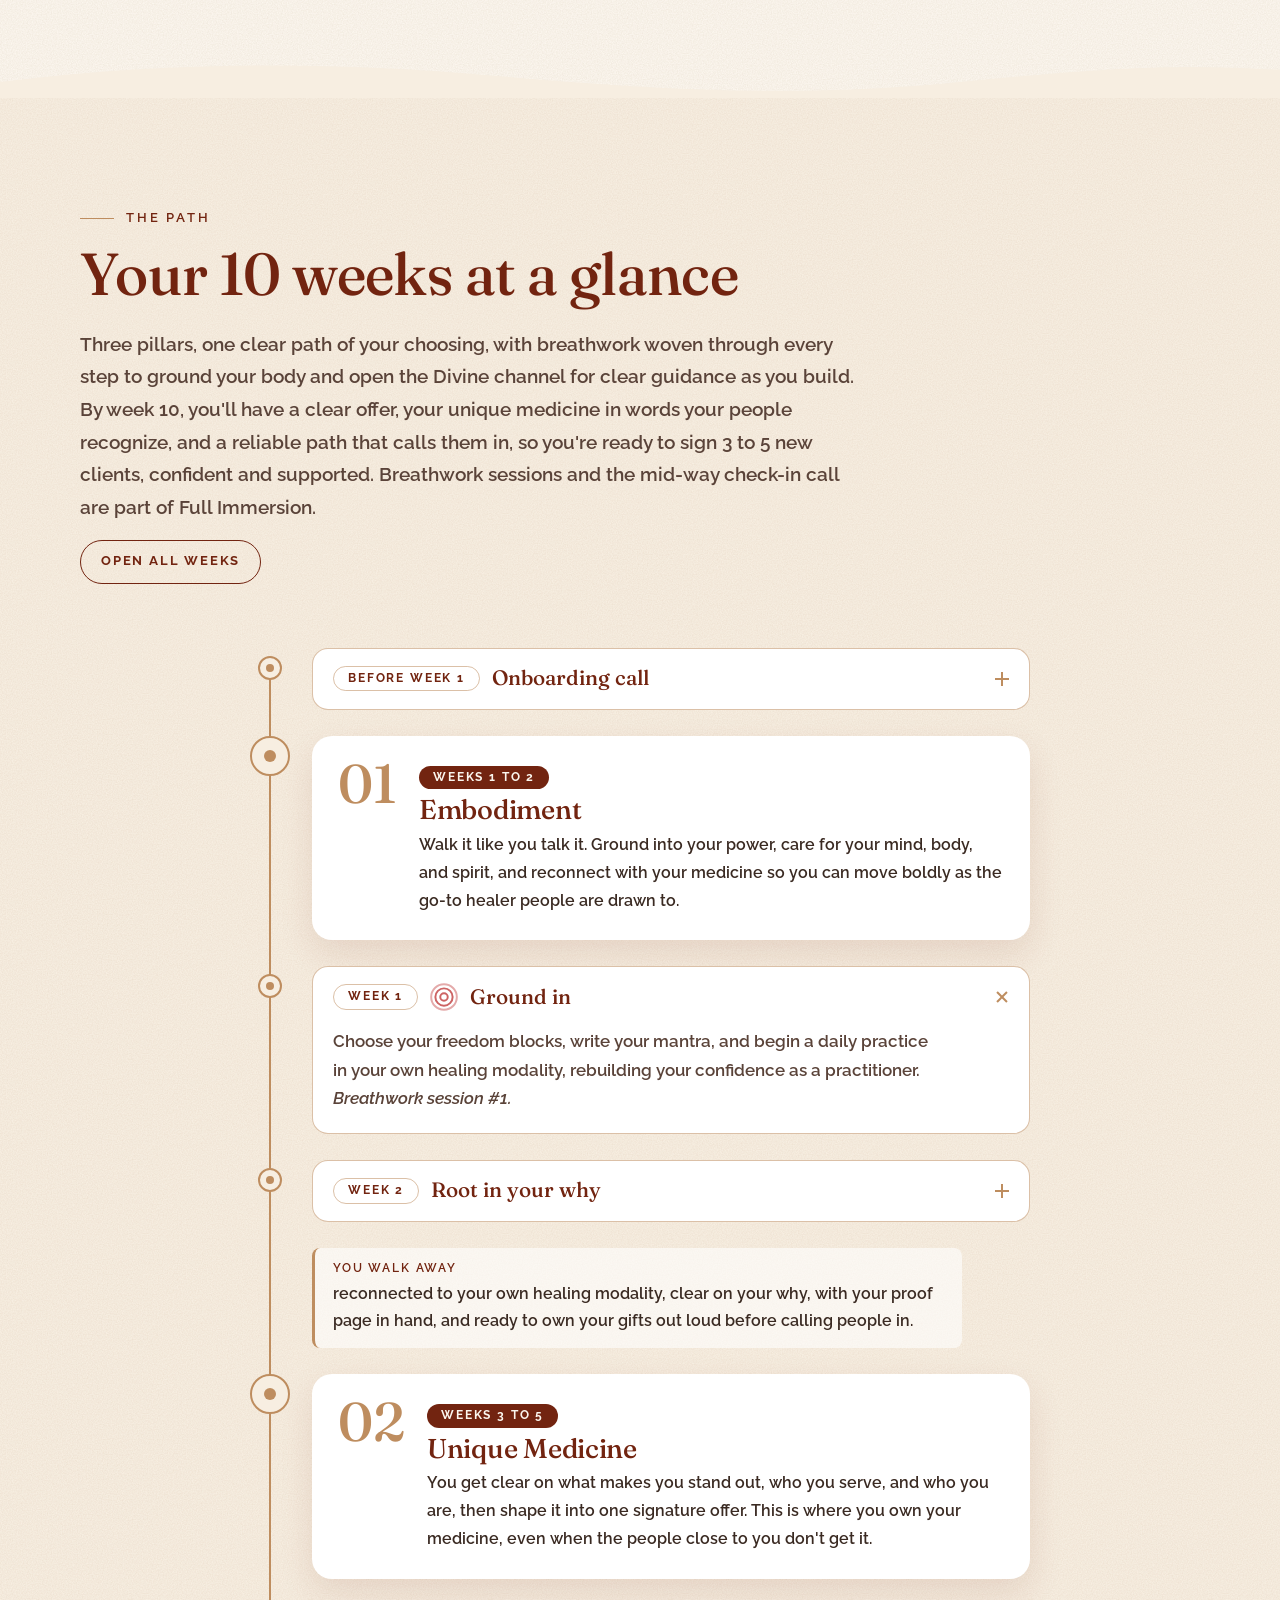
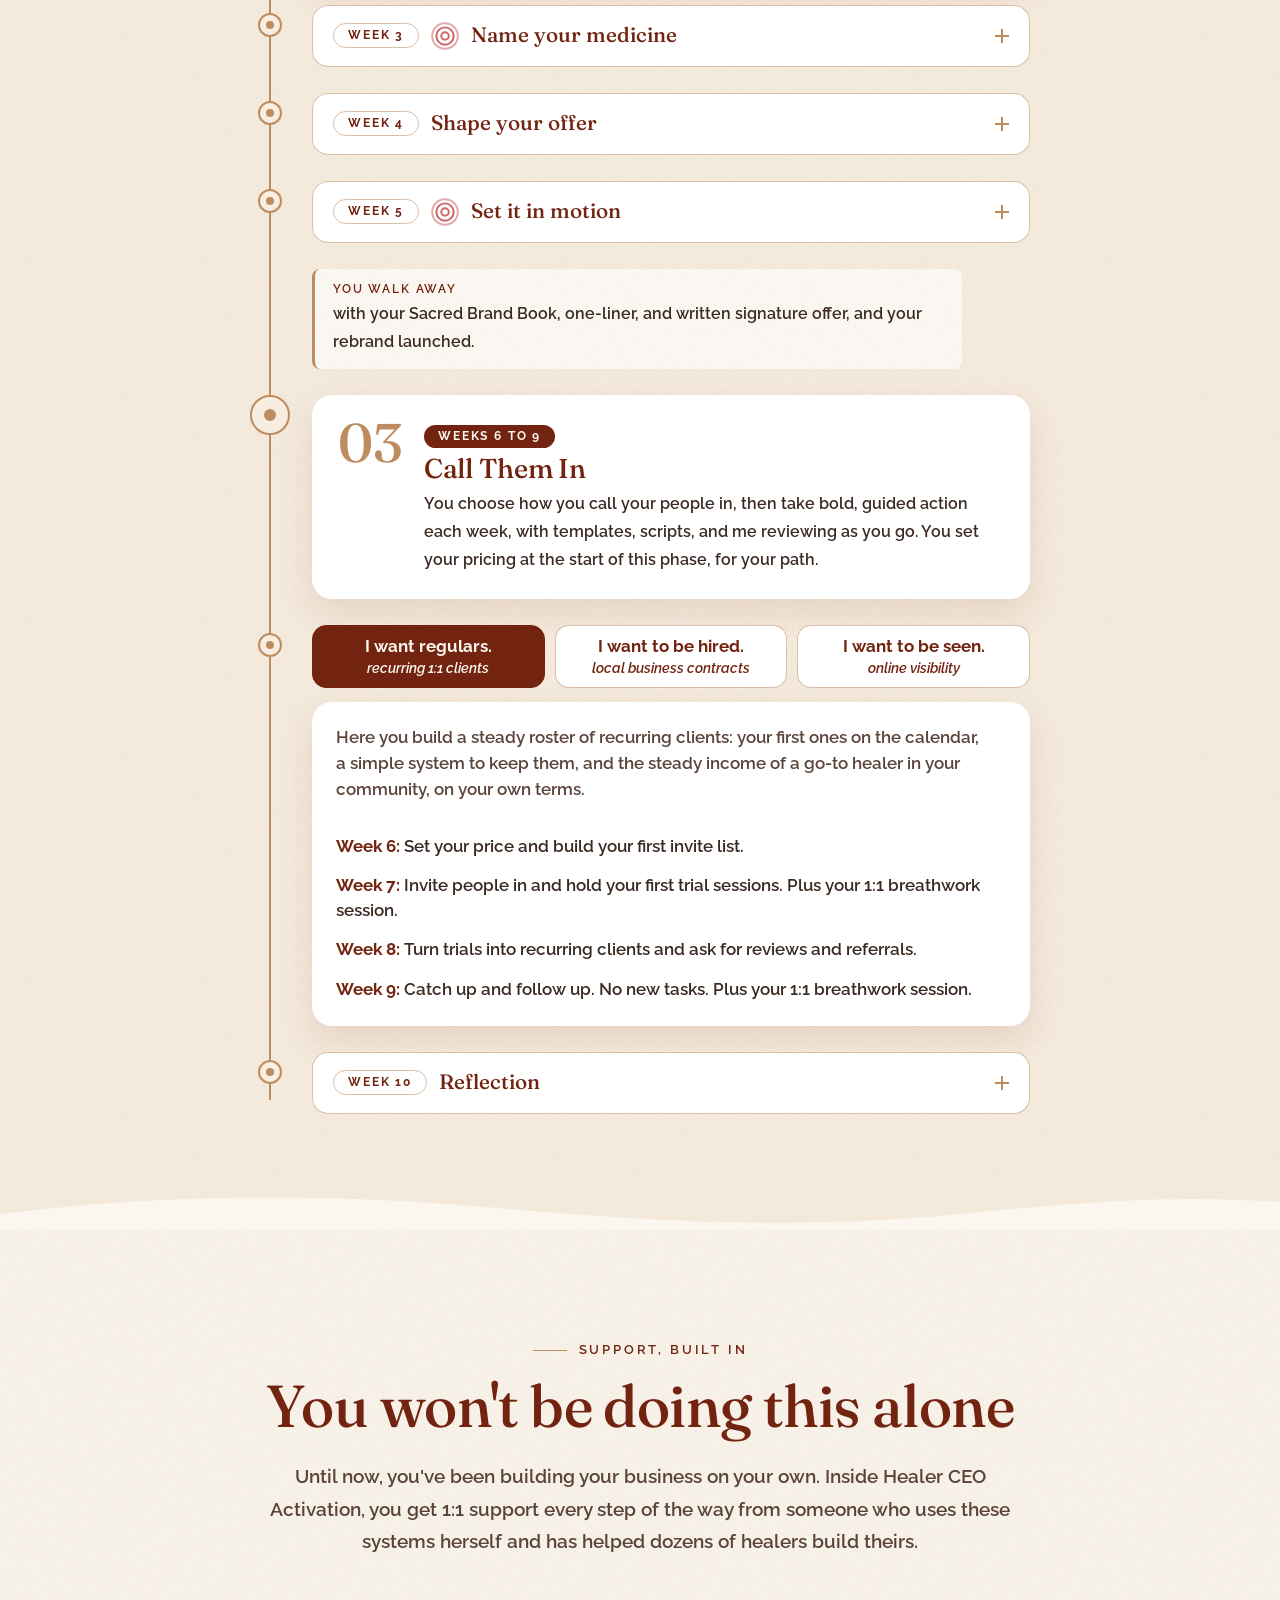
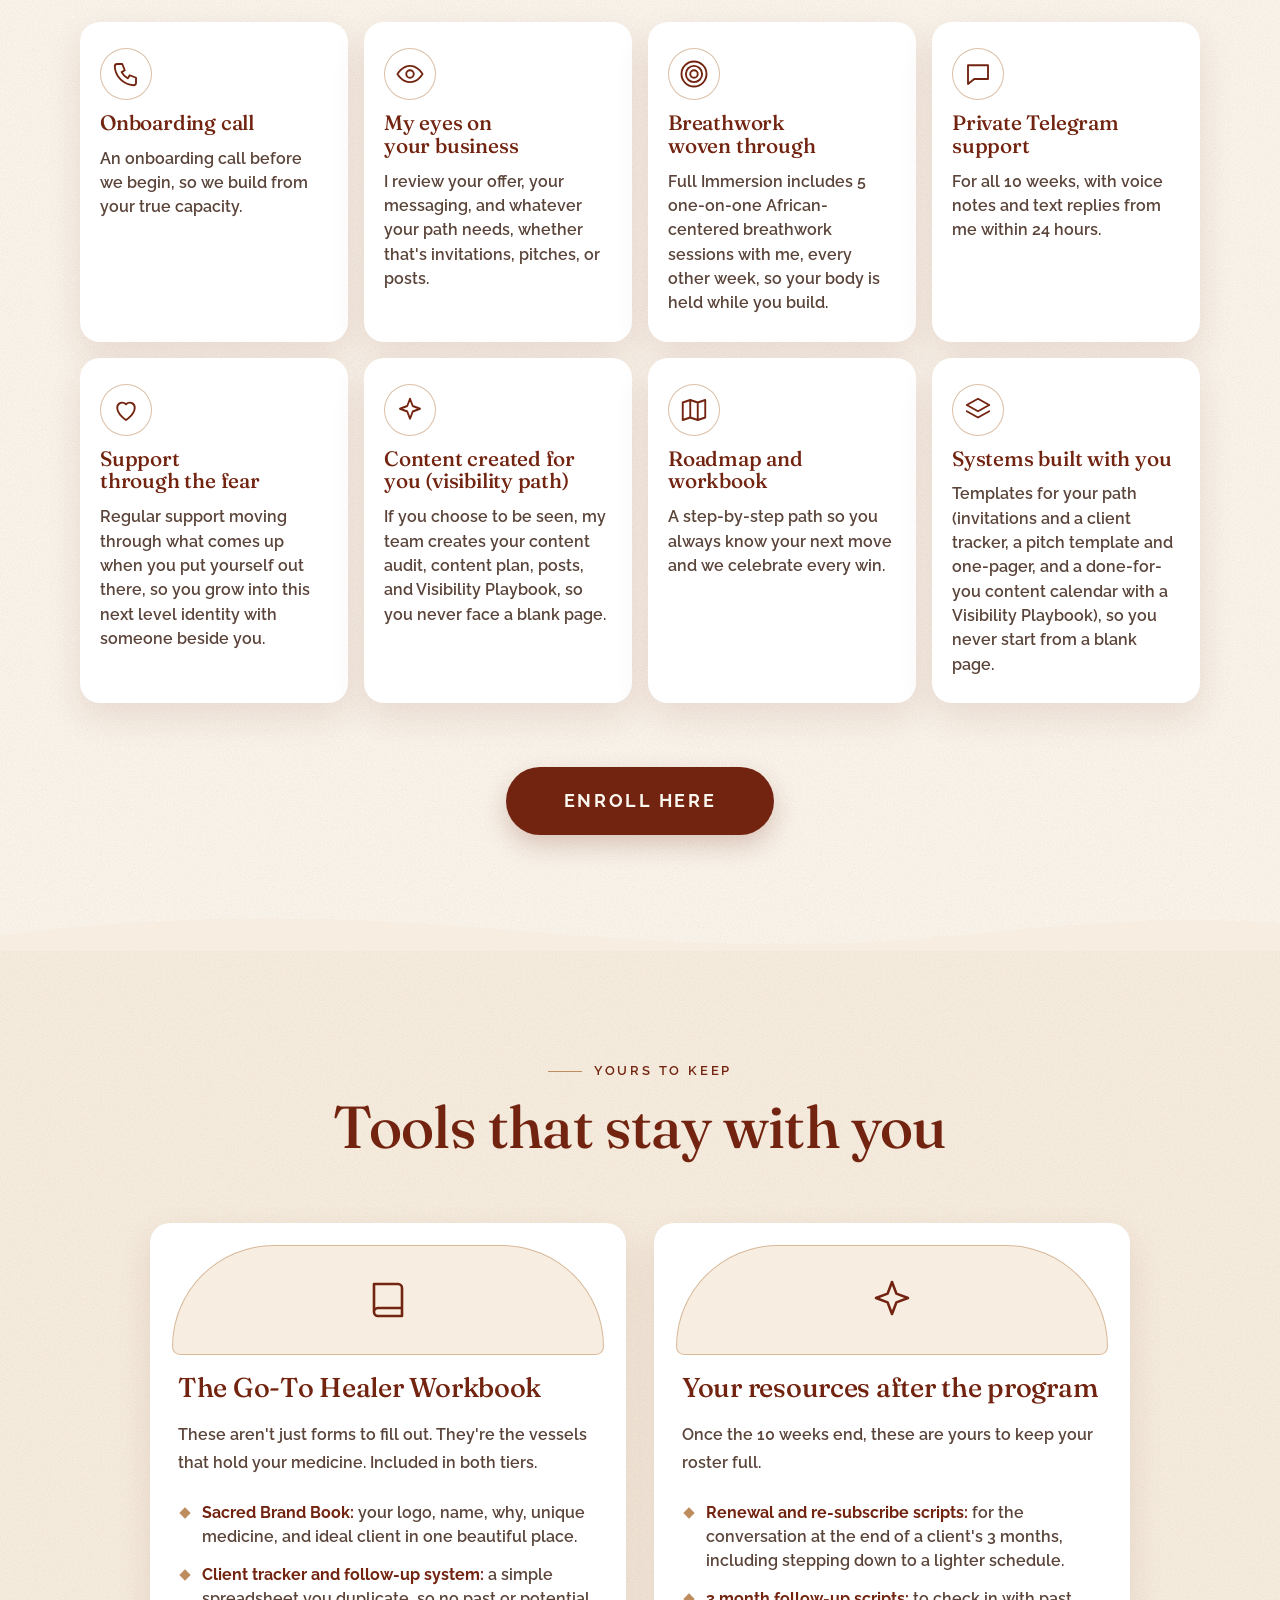
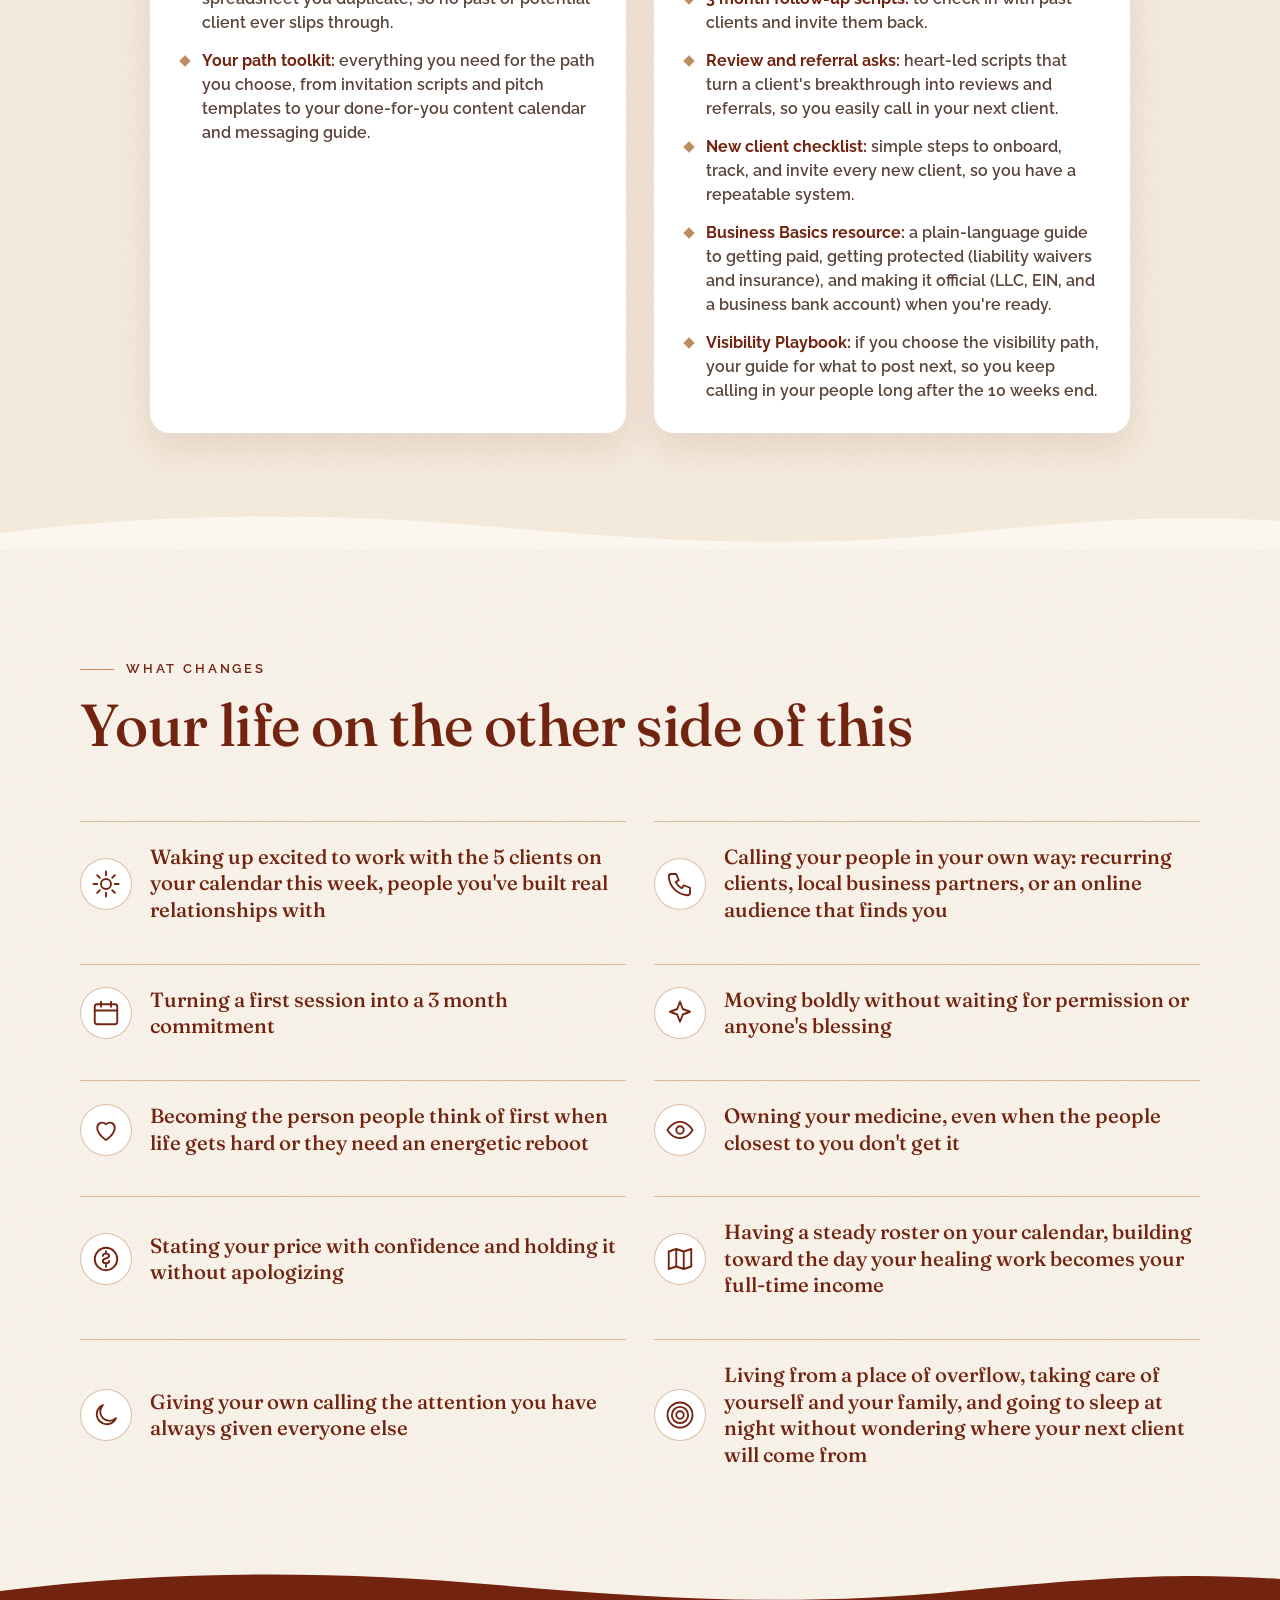
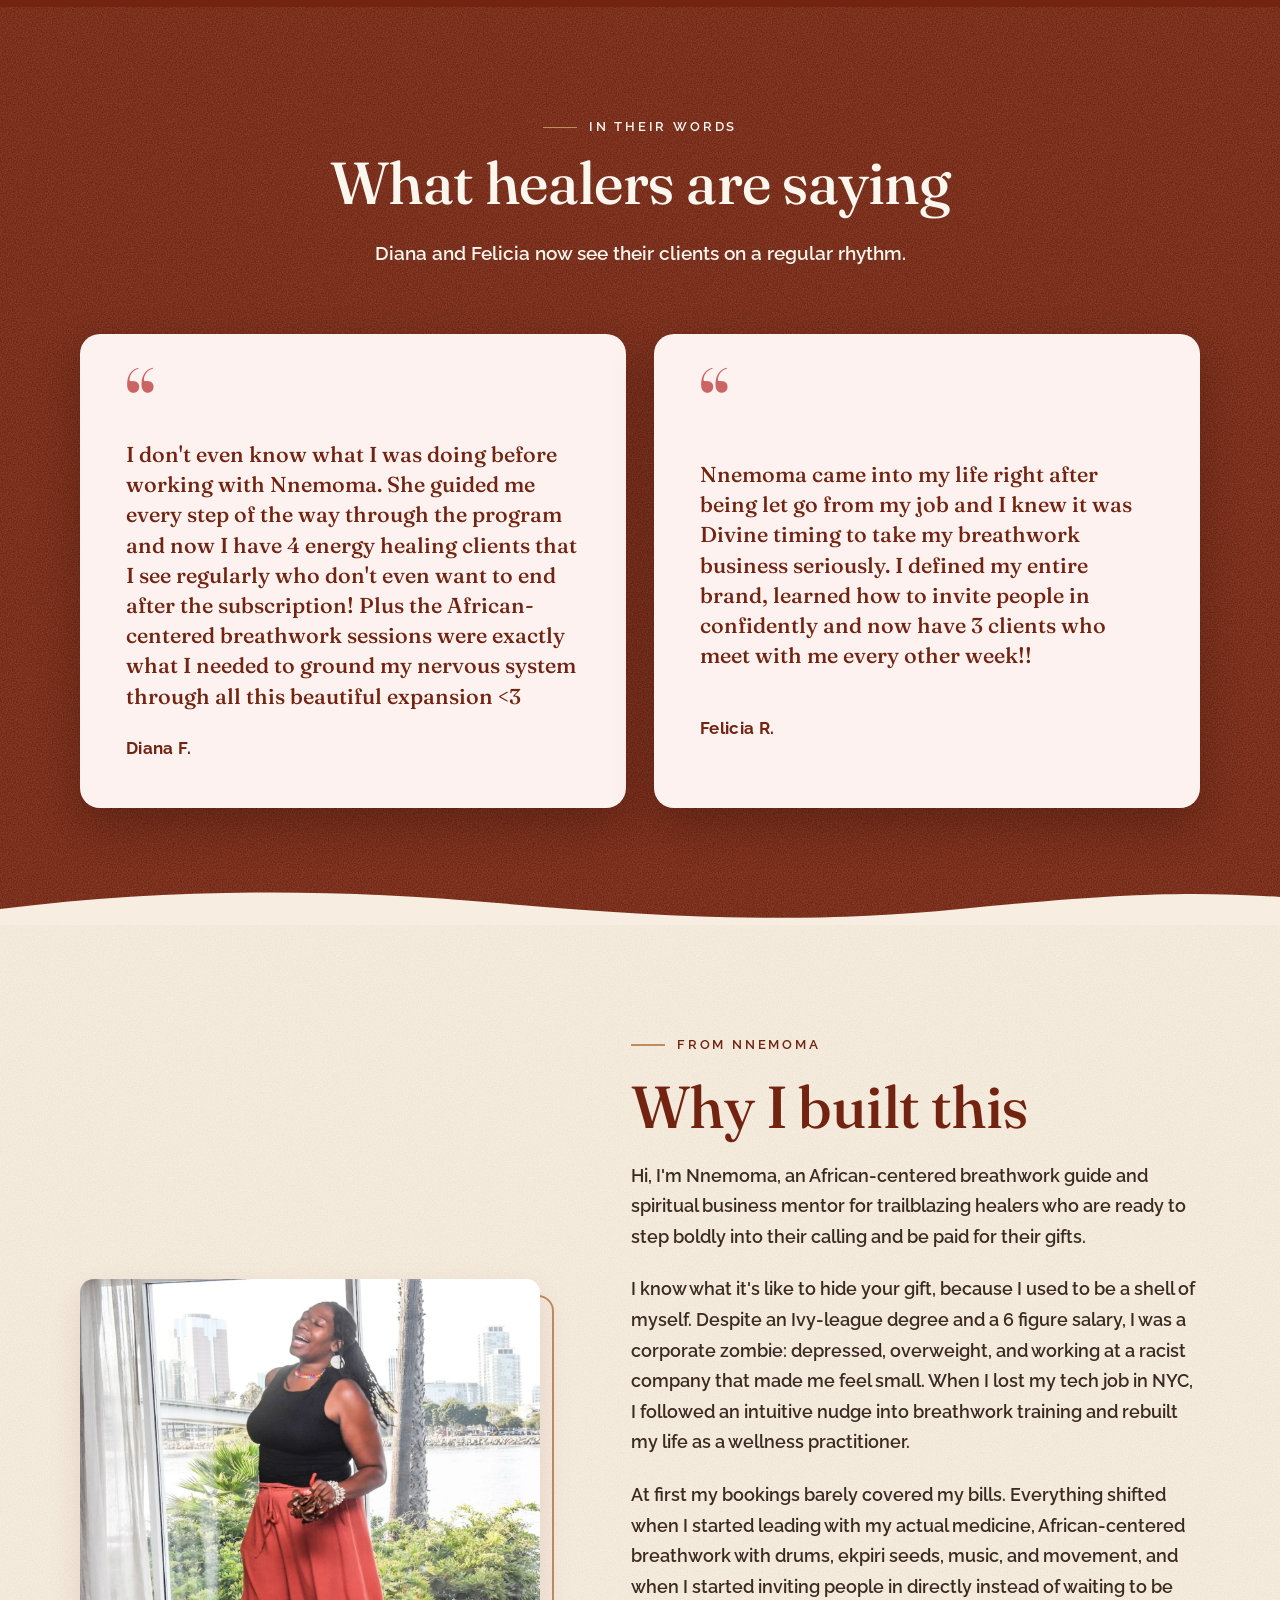
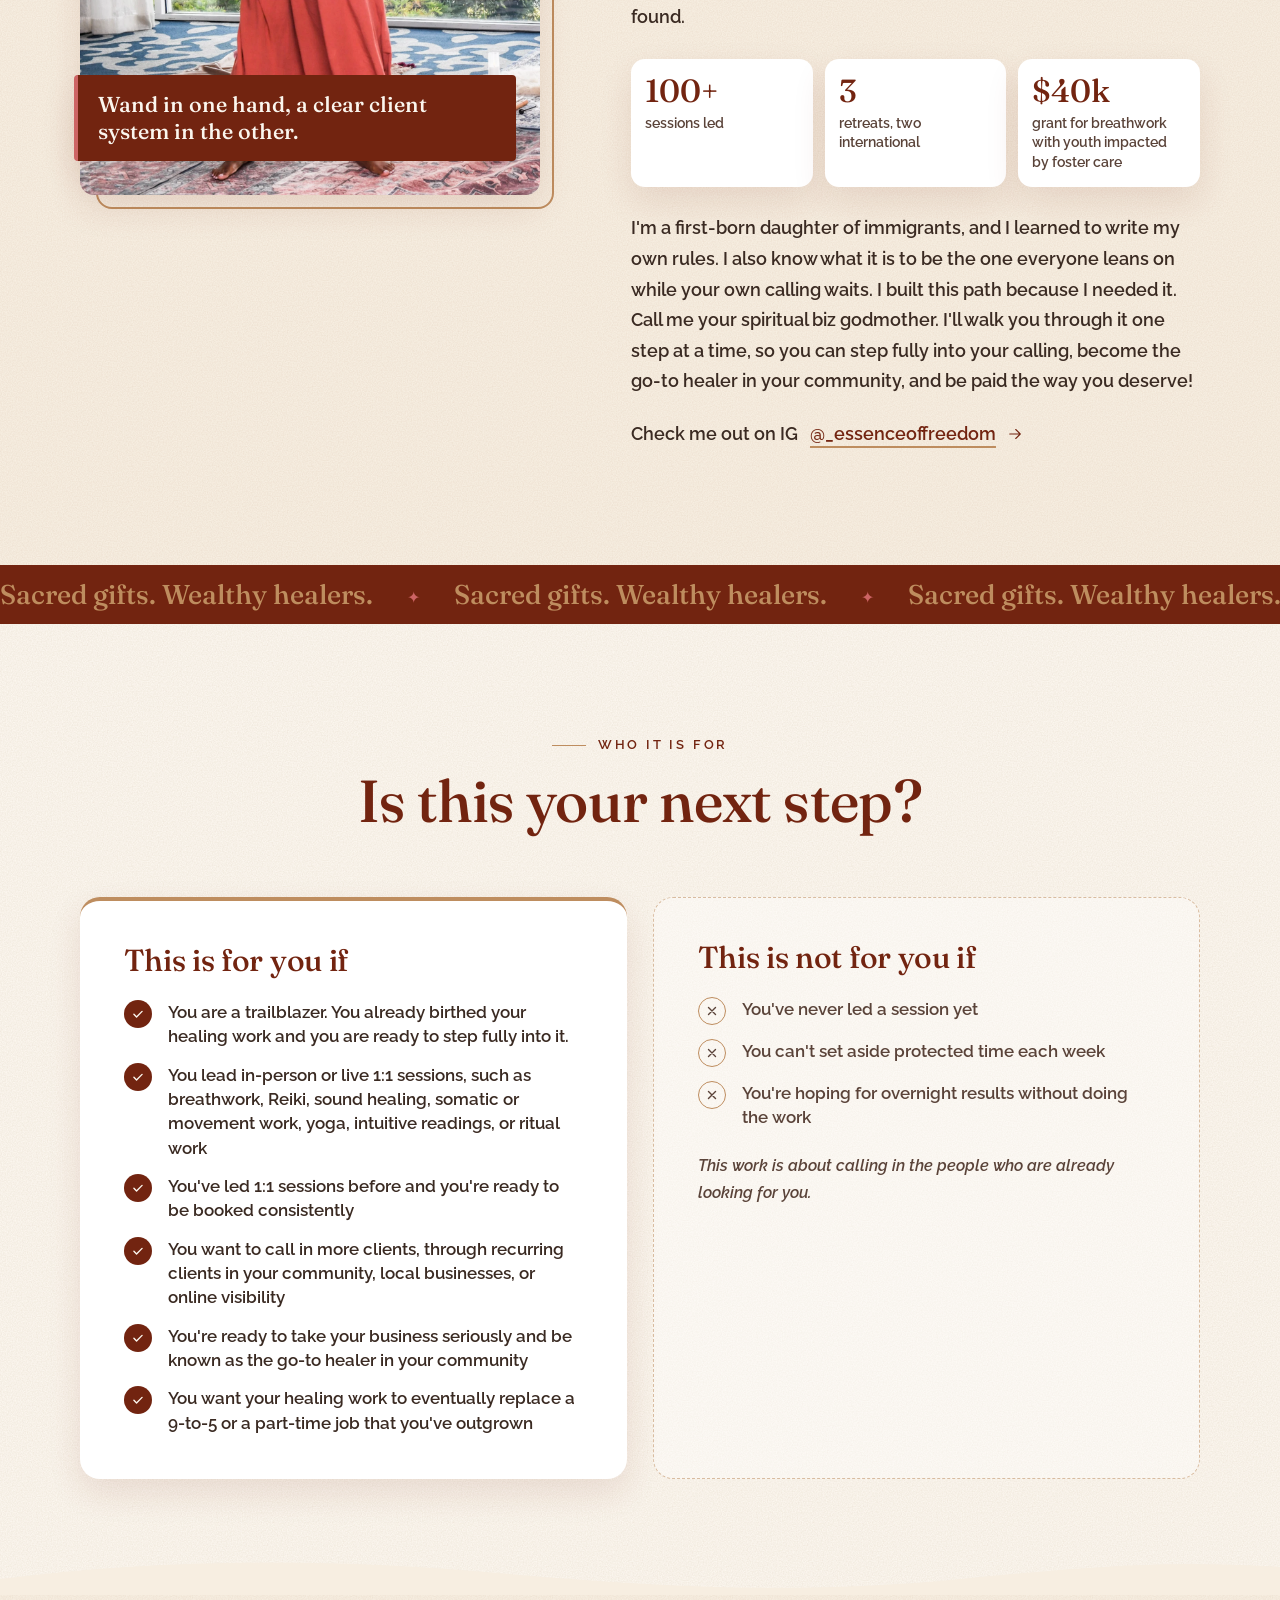
<file: healerceoactivation/index.html>
<!DOCTYPE html>
<html lang="en">
<head>
<meta charset="UTF-8">

<meta name="viewport" content="width=device-width, initial-scale=1.0">
<title>Healer CEO Activation | Essence of Freedom</title>
<meta name="description" content="Healer CEO Activation is a 10 week private 1:1 mentorship for trailblazing healers who want to sign clients and be known as the go-to healer in their community.">
<meta property="og:type" content="website">
<meta property="og:site_name" content="Essence of Freedom™">
<meta property="og:title" content="Healer CEO Activation | Essence of Freedom">
<meta property="og:description" content="A 10 week private 1:1 mentorship for trailblazing healers who want to sign clients and be known as the go-to healer in their community.">
<meta property="og:image" content="https://www.essenceoffree.com/images/healerceoactivation/og-preview.jpg">
<meta property="og:image:width" content="1200">
<meta property="og:image:height" content="630">
<meta property="og:image:alt" content="Healer CEO Activation, a 10 week 1:1 mentorship from Essence of Freedom">
<meta property="og:url" content="https://www.essenceoffree.com/healerceoactivation">
<meta name="twitter:card" content="summary_large_image">
<meta name="twitter:image" content="https://www.essenceoffree.com/images/healerceoactivation/og-preview.jpg">
<link rel="preconnect" href="https://fonts.googleapis.com">
<link rel="preconnect" href="https://fonts.gstatic.com" crossorigin>
<link href="https://fonts.googleapis.com/css2?family=Maharlika&family=Raleway:ital,wght@0,400;0,500;0,600;0,700;0,800;1,600;1,700&display=swap" rel="stylesheet">
<link href="https://fonts.googleapis.com/css2?family=Fraunces:opsz,wght@9..144,400;9..144,500;9..144,600&display=swap" rel="stylesheet">
<link rel="icon" type="image/png" href="/images/favicon.png">
<link rel="stylesheet" href="/css/style.css?v=5">
<style id="hc-css">
/* Healer CEO Activation landing page. Every class starts with hc- and element rules sit under .hc-page, so nothing here can change the site header, footer or other pages.
   Layout: tan page (the site's own background) with cream and white islands, maroon used as an accent band, brown for lines and ornaments, pink for small flourishes. */
:root{
  --hc-sand:#F7EEE1;
  --hc-cream:#FBF6EE;
  --hc-tan:#EFE1CC;
  --hc-white:#FFFFFF;
  --hc-blush:#FDF2F0;
  --hc-maroon:#722410;
  --hc-deep:#5A1B0C;
  --hc-brown:#BE8D5F;
  --hc-pink:#CD6464;
  --hc-ink:#3A2A22;
  --hc-soft:#5A4339;
  --hc-line:rgba(190,141,95,.55);
  /* Maharlika is not a web font; Fraunces is the closest warm serif. Visitors with Maharlika installed see Maharlika. */
  --hc-display:'Maharlika','Fraunces',Georgia,'Times New Roman',serif;
  --hc-body:'Raleway',-apple-system,BlinkMacSystemFont,'Segoe UI',sans-serif;
  --hc-radius:20px;
  --hc-shadow:0 14px 34px rgba(114,36,16,.11);
  --hc-grain-dark:url("data:image/svg+xml,%3Csvg xmlns='http://www.w3.org/2000/svg' width='180' height='180'%3E%3Cfilter id='n'%3E%3CfeTurbulence type='fractalNoise' baseFrequency='.8' numOctaves='2' stitchTiles='stitch'/%3E%3CfeColorMatrix values='0 0 0 0 .45 0 0 0 0 .3 0 0 0 0 .18 0 0 0 .2 -.045'/%3E%3C/filter%3E%3Crect width='100%25' height='100%25' filter='url(%23n)'/%3E%3C/svg%3E");
  --hc-grain-light:url("data:image/svg+xml,%3Csvg xmlns='http://www.w3.org/2000/svg' width='180' height='180'%3E%3Cfilter id='n'%3E%3CfeTurbulence type='fractalNoise' baseFrequency='.8' numOctaves='2' stitchTiles='stitch'/%3E%3CfeColorMatrix values='0 0 0 0 1 0 0 0 0 .93 0 0 0 0 .88 0 0 0 .22 -.05'/%3E%3C/filter%3E%3Crect width='100%25' height='100%25' filter='url(%23n)'/%3E%3C/svg%3E");
}
.hc-page{font-family:var(--hc-body);font-size:1.125rem;line-height:1.7;color:var(--hc-ink);-webkit-font-smoothing:antialiased;overflow-x:clip}
.hc-page h1,.hc-page h2,.hc-page h3,.hc-page h4{font-family:var(--hc-display);font-weight:500;line-height:1.1;margin:0;color:var(--hc-maroon);text-wrap:balance;letter-spacing:-.01em}
.hc-page p{margin:0;max-width:65ch;color:inherit;font-weight:600}
.hc-page li,.hc-page details p{font-weight:600}
.hc-page a{color:inherit}
.hc-page em{font-style:normal;color:var(--hc-pink);white-space:nowrap}
.hc-page :focus-visible{outline:3px solid var(--hc-maroon);outline-offset:3px;border-radius:6px}
.hc-wrap{max-width:1160px;margin:0 auto;padding-left:max(20px,env(safe-area-inset-left,0px));padding-right:max(20px,env(safe-area-inset-right,0px))}

/* bands */
.hc-band{position:relative;padding-block:clamp(72px,9vw,128px);background-color:var(--hc-sand);background-image:var(--hc-grain-dark)}
.hc-band.hc-cream{background-color:var(--hc-cream)}
.hc-band.hc-tan{background-color:var(--hc-tan)}
.hc-band.hc-maroon{background-color:var(--hc-maroon);background-image:var(--hc-grain-light);color:var(--hc-cream)}
.hc-band.hc-maroon h2,.hc-band.hc-maroon h3{color:var(--hc-cream)}
.hc-band.hc-maroon em{color:var(--hc-brown)}
.hc-wv::before{content:"";position:absolute;left:0;right:0;top:-39px;height:40px;background-size:100% 100%;background-repeat:no-repeat;pointer-events:none;z-index:2}
.hc-wv-sand::before{background-image:url("data:image/svg+xml,%3Csvg xmlns='http://www.w3.org/2000/svg' viewBox='0 0 1440 40' preserveAspectRatio='none'%3E%3Cpath fill='%23F7EEE1' d='M0 40V24C200 2 380 4 560 18s340 22 520 6 260-18 360-12V40z'/%3E%3C/svg%3E")}
.hc-wv-cream::before{background-image:url("data:image/svg+xml,%3Csvg xmlns='http://www.w3.org/2000/svg' viewBox='0 0 1440 40' preserveAspectRatio='none'%3E%3Cpath fill='%23FBF6EE' d='M0 40V24C200 2 380 4 560 18s340 22 520 6 260-18 360-12V40z'/%3E%3C/svg%3E")}
.hc-wv-tan::before{background-image:url("data:image/svg+xml,%3Csvg xmlns='http://www.w3.org/2000/svg' viewBox='0 0 1440 40' preserveAspectRatio='none'%3E%3Cpath fill='%23EFE1CC' d='M0 40V24C200 2 380 4 560 18s340 22 520 6 260-18 360-12V40z'/%3E%3C/svg%3E")}
.hc-wv-maroon::before{background-image:url("data:image/svg+xml,%3Csvg xmlns='http://www.w3.org/2000/svg' viewBox='0 0 1440 40' preserveAspectRatio='none'%3E%3Cpath fill='%23722410' d='M0 40V24C200 2 380 4 560 18s340 22 520 6 260-18 360-12V40z'/%3E%3C/svg%3E")}

.hc-eyebrow{display:inline-flex;align-items:center;gap:12px;font:600 .8rem/1 var(--hc-body);letter-spacing:.22em;text-transform:uppercase;color:var(--hc-maroon);margin:0}
.hc-eyebrow::before{content:"";width:34px;height:1.5px;background:var(--hc-brown)}
.hc-maroon .hc-eyebrow{color:var(--hc-cream)}
.hc-center{text-align:center}
.hc-center p,.hc-center .hc-eyebrow{margin-inline:auto}
.hc-page h2{font-size:clamp(2.2rem,5.2vw,3.7rem)}
.hc-page .hc-lede{margin-top:6px;font-size:1.2rem;color:var(--hc-soft)}
.hc-page .hc-maroon .hc-lede{color:var(--hc-cream)}
.hc-head{display:grid;gap:16px;margin-bottom:clamp(36px,5vw,64px)}
.hc-head.hc-center{justify-items:center}

/* buttons */
.hc-page .hc-cta{display:inline-flex;align-items:center;justify-content:center;gap:10px;min-height:54px;padding:15px 34px;border-radius:999px;border:0;background:var(--hc-maroon);color:var(--hc-cream);font:700 .95rem/1 var(--hc-body);letter-spacing:.14em;text-transform:uppercase;text-decoration:none;cursor:pointer;box-shadow:0 10px 24px rgba(114,36,16,.22);transition:background .2s,color .2s,transform .2s}
.hc-page .hc-cta.hc-big{min-height:68px;padding:21px 58px;font-size:1.12rem;letter-spacing:.15em}
.hc-page .hc-cta:hover{background:var(--hc-brown);color:var(--hc-deep);transform:translateY(-2px)}
.hc-page .hc-cta.hc-light{background:var(--hc-cream);color:var(--hc-maroon)}
.hc-page .hc-cta.hc-light:hover{background:var(--hc-brown);color:var(--hc-deep)}
.hc-cta.hc-block{width:100%}
.hc-cta-row{display:flex;justify-content:center;margin-top:clamp(40px,5vw,64px)}

/* icons */
.hc-ic{width:30px;height:30px;fill:none;stroke:var(--hc-maroon);stroke-width:1.5;stroke-linecap:round;stroke-linejoin:round;flex:none}
.hc-badge{width:52px;height:52px;border-radius:50%;background:var(--hc-white);border:1.5px solid var(--hc-line);display:grid;place-items:center;flex:none}

/* photo placeholders (mock only, flat tint, no pattern) */
.hc-ph{position:relative;aspect-ratio:var(--r,4/3);display:flex;flex-direction:column;justify-content:flex-end;gap:4px;padding:16px;border:1.5px dashed var(--hc-brown);border-radius:14px;background:rgba(190,141,95,.2);color:var(--hc-maroon)}
.hc-ph b{font:700 .72rem/1.2 var(--hc-body);letter-spacing:.2em;text-transform:uppercase}
.hc-ph span{font-size:.95rem;line-height:1.4}

/* reveal */
.hc-rv{opacity:.45;transform:translateY(18px);transition:opacity .7s ease,transform .7s ease}
.hc-rv.hc-in{opacity:1;transform:none}

/* breathing circle */
.hc-breathe{position:absolute;border-radius:50%;pointer-events:none;background:radial-gradient(circle,rgba(205,100,100,.17),rgba(205,100,100,0) 66%);border:1.5px solid rgba(190,141,95,.7);animation:hc-breathe 6s ease-in-out infinite}
.hc-breathe::after{content:"";position:absolute;inset:11%;border-radius:50%;border:1.5px solid rgba(190,141,95,.45)}
@keyframes hc-breathe{0%,100%{transform:scale(.88)}50%{transform:scale(1.08)}}

/* INTRO + AFTER-MOMENTS */
.hc-page .hc-statement{font:500 clamp(1.8rem,4.2vw,2.9rem)/1.2 var(--hc-display);color:var(--hc-maroon);max-width:22em;margin:0 auto}
.hc-page .hc-statement.hc-sm{font-size:clamp(1.5rem,3.2vw,2.2rem)}
.hc-page .hc-intro-p{margin:22px auto 0;max-width:46rem;font-size:1.2rem;color:var(--hc-ink)}
.hc-center .hc-orn{margin-top:30px}
.hc-after{margin-top:clamp(40px,5vw,64px);display:grid;gap:18px;justify-items:center;text-align:center}
.hc-after p:not(.hc-statement){max-width:46rem;font-size:1.15rem}
.hc-page .hc-note{margin-top:22px;font-style:italic;color:var(--hc-soft);font-size:1rem}
.hc-facts{list-style:none;margin:4px 0;padding:0;display:grid;grid-template-columns:repeat(3,1fr);gap:12px;width:100%}
.hc-facts li{background:var(--hc-white);border-radius:14px;padding:16px 14px;box-shadow:var(--hc-shadow);font-size:.9rem;line-height:1.35;color:var(--hc-soft)}
.hc-facts b{display:block;font:500 2rem/1 var(--hc-display);color:var(--hc-maroon);margin-bottom:6px}

/* HERO */
.hc-hero{position:relative;overflow:hidden;display:flex;align-items:center;background:var(--hc-sand)}
.hc-hero-body{position:relative;z-index:3;width:100%;padding-block:clamp(72px,9vw,128px)}
.hc-hero-copy{max-width:660px;display:grid;gap:24px;justify-items:start}
.hc-hero h1{font-size:clamp(2.7rem,6.6vw,5rem);line-height:1.02}
.hc-hero .hc-sub{font-size:1.25rem;max-width:40ch;color:var(--hc-ink)}
.hc-pill{display:inline-flex;align-items:flex-start;gap:10px;max-width:640px;text-align:left;padding:14px 22px;border:1.5px solid var(--hc-line);border-radius:28px;background:var(--hc-white);font-size:1rem;line-height:1.4;box-shadow:0 6px 16px rgba(114,36,16,.08)}
.hc-pill i{font-style:normal;color:var(--hc-pink);font-size:1.4rem;line-height:1}
.hc-hero .hc-breathe{width:min(620px,90vw);height:min(620px,90vw);right:-120px;top:50%;margin-top:-310px;z-index:2}

/* MOMENTS */
.hc-moments{list-style:none;margin:0;padding:18px 20px 30px;display:flex;gap:18px;overflow-x:auto;scroll-snap-type:x mandatory;scrollbar-width:none;margin-inline:-20px}
.hc-moments::-webkit-scrollbar{display:none}
.hc-moment{flex:0 0 min(78%,320px);scroll-snap-align:center;position:relative;background:var(--hc-white);border-radius:6px;padding:30px 24px 26px;box-shadow:var(--hc-shadow);display:grid;gap:14px;align-content:start}
.hc-moment::before{content:"";position:absolute;top:-10px;left:50%;width:84px;height:22px;margin-left:-42px;background:rgba(190,141,95,.7);transform:rotate(-3deg)}
.hc-page .hc-moment p{font:500 1.32rem/1.3 var(--hc-display);color:var(--hc-maroon)}
.hc-moment:nth-child(odd){transform:rotate(-1.6deg)}
.hc-moment:nth-child(even){transform:rotate(1.4deg)}
.hc-page .hc-swipe{margin:8px auto 0;font-size:.9rem;color:var(--hc-soft)}

/* REAL PROBLEM */
.hc-quote-wrap{position:relative;padding-block:clamp(24px,4vw,56px) clamp(48px,6vw,80px)}
.hc-quote-wrap .hc-breathe{width:min(560px,92vw);height:min(560px,92vw);left:50%;top:50%;margin:-280px 0 0 -280px}
.hc-bigquote{position:relative;margin:0;text-align:center}
.hc-bigquote::before{content:"\201C";display:block;font:500 clamp(7rem,16vw,11rem)/.7 var(--hc-display);color:var(--hc-brown);height:.55em}
.hc-page .hc-bigquote p{font:500 clamp(2.1rem,5.4vw,3.9rem)/1.12 var(--hc-display);margin:0 auto;max-width:17em;color:var(--hc-maroon)}
.hc-twocol{display:grid;gap:40px;grid-template-columns:1fr 1fr;position:relative}
.hc-twocol h3{font-size:1.75rem;margin-bottom:12px}
.hc-twocol>div{padding-top:24px;border-top:1.5px solid var(--hc-line)}
.hc-twocol p+p{margin-top:14px}

/* CEO BAND */
.hc-orn{display:flex;align-items:center;justify-content:center;gap:16px}
.hc-orn::before,.hc-orn::after{content:"";height:1.5px;width:min(34vw,220px);background:var(--hc-brown)}
.hc-orn i{width:11px;height:11px;border:1.5px solid var(--hc-brown);transform:rotate(45deg)}
.hc-ceo{display:grid;gap:30px;justify-items:center;text-align:center}
.hc-ceo h2{font-size:clamp(2.4rem,6.4vw,4.6rem)}
.hc-page .hc-ceo p{font-size:1.3rem;color:var(--hc-cream)}

/* OUTCOMES */
.hc-outcomes{list-style:none;margin:0;padding:0;display:grid;grid-template-columns:1fr 1fr;gap:18px 28px}
.hc-outcome{display:grid;grid-template-columns:auto 1fr;gap:18px;align-items:start;padding:22px 0;border-top:1.5px solid var(--hc-line)}
.hc-outcome{align-items:center}
.hc-page .hc-outcome p{font:500 1.28rem/1.3 var(--hc-display);color:var(--hc-maroon)}

/* FOR YOU IF */
.hc-fit{display:grid;grid-template-columns:1fr 1fr;gap:26px;align-items:stretch}
.hc-card{border-radius:var(--hc-radius);padding:clamp(28px,3.4vw,44px)}
.hc-card.hc-yes{background:var(--hc-white);box-shadow:var(--hc-shadow);border-top:4px solid var(--hc-brown)}
.hc-card.hc-no{border:1.5px dashed var(--hc-line);background:rgba(255,255,255,.4)}
.hc-card h3{font-size:1.9rem;margin-bottom:22px}
.hc-checks{list-style:none;margin:0;padding:0;display:grid;gap:14px}
.hc-checks li{display:grid;grid-template-columns:30px 1fr;gap:14px;align-items:start;font-size:1.05rem;line-height:1.45}
.hc-mk{width:28px;height:28px;border-radius:50%;display:grid;place-items:center}
.hc-yes .hc-mk,.hc-tier .hc-mk{background:var(--hc-maroon)}
.hc-no .hc-mk{border:1.5px solid var(--hc-brown)}
.hc-mk svg{width:14px;height:14px;fill:none;stroke-width:2.4;stroke-linecap:round;stroke-linejoin:round}
.hc-yes .hc-mk svg,.hc-tier .hc-mk svg{stroke:var(--hc-cream)}
.hc-no .hc-mk svg{stroke:var(--hc-soft)}
.hc-no li{color:var(--hc-soft)}

/* WHY */
.hc-why{display:grid;grid-template-columns:5fr 6fr;gap:clamp(36px,6vw,84px);align-items:center}
.hc-portrait{position:relative;margin:0 14px 14px 0}
.hc-portrait::before{content:"";position:absolute;inset:16px -14px -14px 16px;border:2px solid var(--hc-brown);border-radius:16px}
.hc-portrait .hc-ph{--r:4/5;position:relative;z-index:1;justify-content:flex-start;background:#E9D6BC}
.hc-portrait .hc-photo{position:relative;z-index:1;display:block;width:100%;height:auto;aspect-ratio:1334/1496;object-fit:cover;border-radius:14px;box-shadow:var(--hc-shadow)}
.hc-over{position:absolute;z-index:2;left:-6px;right:24px;bottom:34px;background:var(--hc-maroon);border-left:4px solid var(--hc-pink);padding:16px 20px;border-radius:4px;box-shadow:var(--hc-shadow)}
.hc-page .hc-over p{font:500 1.35rem/1.25 var(--hc-display);color:var(--hc-cream)}
.hc-why-copy{display:grid;gap:22px;justify-items:start}
.hc-page .hc-ig{display:inline-flex;align-items:center;gap:10px;font-weight:600;color:var(--hc-maroon);text-decoration:underline;text-decoration-color:var(--hc-brown);text-underline-offset:6px;text-decoration-thickness:2px}

/* RIBBON */
.hc-ribbon{background:var(--hc-maroon);overflow:hidden;padding-block:16px;position:relative;z-index:3}
.hc-ribbon-track{display:flex;width:max-content;animation:hc-slide 60s linear infinite}
.hc-ribbon span{font:500 1.7rem/1 var(--hc-display);color:var(--hc-brown);padding-right:34px;white-space:nowrap}
.hc-ribbon span::after{content:"\2726";font-size:1rem;color:var(--hc-pink);margin-left:34px;vertical-align:middle}
@keyframes hc-slide{to{transform:translateX(-50%)}}

/* NOT ALONE */
.hc-five{list-style:none;margin:0;padding:0;display:grid;grid-template-columns:repeat(5,1fr);gap:16px}
.hc-five li{background:var(--hc-white);box-shadow:var(--hc-shadow);border-radius:var(--hc-radius);padding:26px 20px;display:grid;gap:12px;align-content:start}
.hc-five h3{font-size:1.3rem}
.hc-five p{font-size:.98rem;line-height:1.55;color:var(--hc-soft)}

/* PATH */
.hc-path-grid{max-width:780px;margin-inline:auto}
.hc-path{list-style:none;margin:0;padding:0;position:relative;display:grid;gap:26px}
.hc-path::before{content:"";position:absolute;left:19px;top:14px;bottom:14px;width:2px;background:var(--hc-brown)}
.hc-stop{display:grid;grid-template-columns:40px 1fr;gap:22px;align-items:start;position:relative}
.hc-node{width:40px;height:40px;border-radius:50%;background:var(--hc-sand);border:2px solid var(--hc-brown);display:grid;place-items:center;position:relative;z-index:1}
.hc-node i{width:12px;height:12px;border-radius:50%;background:var(--hc-brown)}
.hc-stop.hc-small .hc-node{width:24px;height:24px;margin:8px}
.hc-stop.hc-small .hc-node i{width:8px;height:8px}
.hc-small-body{padding-top:4px;display:grid;gap:2px;justify-items:start}
.hc-small-body h3{font-size:1.35rem}
.hc-small-body p{font-size:1rem;color:var(--hc-soft)}
.hc-pillar{background:var(--hc-white);border-radius:var(--hc-radius);padding:24px 26px 26px;box-shadow:var(--hc-shadow);display:grid;grid-template-columns:auto 1fr;gap:6px 22px;align-items:start}
.hc-num{font:500 3.4rem/.9 var(--hc-display);color:var(--hc-brown);grid-row:1/3}
.hc-pillar h3{font-size:1.7rem}
.hc-pillar p{font-size:1.02rem;grid-column:2;color:var(--hc-ink)}
.hc-pillar .hc-walk{margin-top:8px;padding-top:12px;border-top:1.5px solid var(--hc-line);color:var(--hc-soft);font-size:.98rem}
.hc-walk b{display:block;font:600 .72rem/1.2 var(--hc-body);letter-spacing:.16em;text-transform:uppercase;color:var(--hc-maroon);margin-bottom:4px}
.hc-wk{display:inline-block;padding:6px 14px;border-radius:999px;background:var(--hc-maroon);color:var(--hc-cream);font:700 .72rem/1 var(--hc-body);letter-spacing:.16em;text-transform:uppercase;margin-bottom:6px}
.hc-wk.hc-outline{background:transparent;color:var(--hc-maroon);border:1.5px solid var(--hc-line)}

/* TIERS */
.hc-tiers{display:grid;grid-template-columns:1fr 1fr;gap:28px;align-items:start;max-width:980px;margin-inline:auto}
.hc-tier{position:relative;background:var(--hc-white);border-radius:var(--hc-radius);padding:clamp(30px,3.6vw,46px);box-shadow:var(--hc-shadow);display:grid;gap:18px}
.hc-tier.hc-hi{border:3px solid var(--hc-brown);transform:translateY(-16px);padding-top:clamp(46px,4.6vw,58px)}
.hc-tier h3{font-size:2rem}
.hc-rib{position:absolute;top:-1px;left:50%;transform:translateX(-50%);background:var(--hc-maroon);color:var(--hc-cream);font:700 .72rem/1 var(--hc-body);letter-spacing:.2em;text-transform:uppercase;padding:10px 22px 12px;border-radius:0 0 12px 12px;border-bottom:3px solid var(--hc-pink);white-space:nowrap}
.hc-price{font:500 3.6rem/1 var(--hc-display);color:var(--hc-maroon)}
.hc-price small{display:block;font:600 .8rem/1.4 var(--hc-body);letter-spacing:.14em;text-transform:uppercase;margin-top:8px;color:var(--hc-soft)}
.hc-tier .hc-checks li{font-size:1rem}
.hc-best{border-top:1.5px solid var(--hc-line);padding-top:16px;font-size:1rem}
.hc-best b{font-family:var(--hc-display);font-weight:500;font-size:1.15rem;color:var(--hc-maroon)}
.hc-bonus{max-width:980px;margin:48px auto 0;display:flex;align-items:center;justify-content:center;gap:20px;background:var(--hc-maroon);border-radius:var(--hc-radius);padding:24px 30px;box-shadow:var(--hc-shadow)}
.hc-page .hc-bonus p{color:var(--hc-cream);font-size:1.1rem;max-width:52ch}
.hc-bonus b{display:block;font:500 1.5rem/1.2 var(--hc-display);color:var(--hc-brown);margin-bottom:2px}
.hc-page .hc-tier-pay{margin:14px auto 0;text-align:center;font-size:1rem;color:var(--hc-soft)}
.hc-page .hc-pay{margin:22px auto 0;text-align:center;font-size:1rem;color:var(--hc-soft)}

/* DOORS */
.hc-doors{display:grid;grid-template-columns:1fr 1fr;gap:28px;max-width:980px;margin-inline:auto}
.hc-door{background:var(--hc-white);border-radius:var(--hc-radius);padding:22px 22px 30px;box-shadow:var(--hc-shadow);display:grid;gap:18px;align-content:start}
.hc-arch{height:110px;border-radius:150px 150px 12px 12px;background:var(--hc-sand);border:1.5px solid var(--hc-line);display:grid;place-items:center}
.hc-arch .hc-ic{width:48px;height:48px;stroke-width:1.3}
.hc-door h3{font-size:1.7rem;padding-inline:6px}
.hc-items{list-style:none;margin:6px 0 0;padding:0 6px;display:grid;gap:14px}
.hc-items li{position:relative;padding-left:24px;font-size:1rem;line-height:1.5;color:var(--hc-soft)}
.hc-items li::before{content:"";position:absolute;left:3px;top:.55em;width:8px;height:8px;background:var(--hc-brown);transform:rotate(45deg)}
.hc-items b{color:var(--hc-maroon)}
.hc-door p{padding-inline:6px;font-size:1.02rem;color:var(--hc-soft)}

/* TESTIMONIALS */
.hc-quotes{display:grid;grid-template-columns:1fr 1fr;gap:28px}
.hc-q{background:var(--hc-blush);border-radius:var(--hc-radius);padding:clamp(30px,3.6vw,46px);box-shadow:0 18px 40px rgba(40,10,4,.3);position:relative;display:grid;gap:22px;margin:0;color:var(--hc-maroon)}
.hc-q::before{content:"\201C";font:500 6rem/.6 var(--hc-display);color:var(--hc-pink);height:.4em}
.hc-page .hc-q p{font:500 1.35rem/1.4 var(--hc-display);color:var(--hc-maroon)}
.hc-who{font-weight:700;font-size:1.05rem;letter-spacing:.02em}

/* FAQ */
.hc-faq{max-width:820px;margin-inline:auto;display:grid;gap:12px}
.hc-page details{border:1.5px solid var(--hc-line);border-radius:16px;background:var(--hc-white)}
.hc-page summary{list-style:none;cursor:pointer;display:flex;align-items:center;justify-content:space-between;gap:18px;padding:20px 24px;font:500 1.3rem/1.3 var(--hc-display);color:var(--hc-maroon);min-height:64px}
.hc-page summary::-webkit-details-marker{display:none}
.hc-page summary::after{content:"";flex:none;width:14px;height:14px;background:linear-gradient(var(--hc-brown),var(--hc-brown)) center/100% 2px no-repeat,linear-gradient(var(--hc-brown),var(--hc-brown)) center/2px 100% no-repeat;transition:transform .25s}
.hc-page details[open] summary::after{transform:rotate(45deg)}
.hc-page details p{padding:0 24px 24px;font-size:1.05rem;color:var(--hc-soft)}

/* CLOSE */
.hc-close{position:relative;overflow:hidden;padding-block:clamp(96px,14vw,190px);text-align:center;background:var(--hc-maroon);color:var(--hc-cream)}
.hc-close .hc-breathe{width:min(620px,92vw);height:min(620px,92vw);left:50%;top:50%;margin:-310px 0 0 -310px;border-color:rgba(190,141,95,.5);background:radial-gradient(circle,rgba(205,100,100,.22),rgba(205,100,100,0) 66%)}
.hc-close .hc-wrap{position:relative;z-index:2;display:grid;gap:30px;justify-items:center}
.hc-close h2{font-size:clamp(3rem,9.5vw,7rem);line-height:1;color:var(--hc-cream)}
.hc-close em{color:var(--hc-brown)}
.hc-close .hc-eyebrow{color:var(--hc-cream)}
.hc-page .hc-contact{font-size:1.05rem;color:var(--hc-cream);max-width:46rem}
.hc-page .hc-picture{font:500 clamp(1.3rem,2.6vw,1.75rem)/1.4 var(--hc-display);color:var(--hc-cream);max-width:40rem}
.hc-page .hc-closing-lede{font-size:1.3rem;color:var(--hc-cream);max-width:34rem}
.hc-contact a{font-weight:600;text-decoration-color:var(--hc-brown);text-underline-offset:5px}

/* sticky mobile bar */
.hc-sticky{display:none}

@media (max-width:980px){
  .hc-five{grid-template-columns:1fr 1fr}
  .hc-five li:last-child{grid-column:1/-1}
  .hc-tiers,.hc-doors,.hc-quotes,.hc-fit,.hc-twocol{grid-template-columns:1fr}
  .hc-tier.hc-hi{transform:none}
  .hc-why{grid-template-columns:1fr}
  .hc-portrait{max-width:440px;margin-inline:auto 14px}
}
@media (min-width:900px){
  .hc-moments{display:grid;grid-template-columns:repeat(6,1fr);gap:30px 26px;overflow:visible;padding:20px 0;margin-inline:0}
  .hc-moment{grid-column:span 2;flex:none}
  .hc-moment:nth-child(4){grid-column:2/4}
  .hc-moment:nth-child(5){grid-column:4/6}
  .hc-moment:nth-child(3n+2){margin-top:28px}
  .hc-swipe{display:none}
}
@media (max-width:767px){
  .hc-page{font-size:1.125rem}
  .hc-outcomes{grid-template-columns:1fr}
  .hc-five{grid-template-columns:1fr}
  .hc-five li{grid-template-columns:auto 1fr;gap:6px 16px;align-items:center}
  .hc-five li .hc-badge{grid-row:1/3}
  .hc-hero-body{padding-block:64px 60px}
  .hc-hero .hc-breathe{right:-200px;top:30%}
  .hc-hero .hc-cta,.hc-cta-row .hc-cta{width:100%}
  .hc-pillar{grid-template-columns:1fr}
  .hc-num{grid-row:auto;font-size:2.8rem}
  .hc-pillar p{grid-column:1}
  .hc-over{right:10px}
  .hc-facts{grid-template-columns:1fr}
  .hc-page .hc-note,.hc-pillar .hc-walk,.hc-facts li{font-size:1.125rem}
  .hc-facts li{display:flex;align-items:center;gap:14px}
  .hc-facts b{margin:0;min-width:88px}
  .hc-bonus{flex-direction:column;text-align:center;gap:12px;padding:24px 22px}
  .hc-page .hc-bonus p{font-size:1.125rem}
  .hc-five p,.hc-pillar p,.hc-small-body p,.hc-door p,.hc-items li,.hc-walk,.hc-after p,.hc-best,.hc-checks li,.hc-tier .hc-checks li,.hc-page .hc-pay,.hc-page .hc-swipe,.hc-page details p,.hc-page .hc-contact,.hc-pill{font-size:1.125rem}
  .hc-sticky{display:block;position:fixed;left:0;right:0;bottom:0;z-index:900;padding:12px max(16px,env(safe-area-inset-right,0px)) calc(12px + env(safe-area-inset-bottom,0px)) max(16px,env(safe-area-inset-left,0px));background:rgba(251,246,238,.97);border-top:1.5px solid var(--hc-line);transform:translateY(110%);transition:transform .3s}
  .hc-sticky.hc-show{transform:none}
  .hc-sticky .hc-cta{width:100%}
  .hc-last{padding-bottom:84px}
}
@media (prefers-reduced-motion:reduce){
  .hc-breathe,.hc-ribbon-track{animation:none}
  .hc-rv{opacity:1;transform:none;transition:none}
  .hc-cta,.hc-sticky{transition:none}
}

/* ==========================================================================
   BLACK FRIDAY ADDITIONS (bf-). Everything above is the Healer CEO Activation page, unchanged.
   ========================================================================== */
:root{--bf-bar-h:0px}
section{scroll-margin-top:calc(var(--header-height) + var(--bf-bar-h))}
.site-header{top:var(--bf-bar-h)}

/* countdown bar (sits above the site header, stays visible while scrolling) */
.bf-bar{position:sticky;top:0;z-index:1100;height:var(--bf-bar-h);display:flex;align-items:center;justify-content:center;padding:0 16px;background:var(--hc-cream);border-bottom:1.5px solid var(--hc-brown);color:var(--hc-maroon);font:700 .95rem/1.25 var(--hc-body);text-align:center;-webkit-font-smoothing:antialiased}
.bf-bar-in{display:flex;flex-wrap:wrap;justify-content:center;align-items:center;gap:0 12px}
.bf-count{font-variant-numeric:tabular-nums;letter-spacing:.02em;display:inline-block}
.bf-sep{color:var(--hc-brown)}
.bf-bar a{color:var(--hc-maroon);text-decoration:underline;text-underline-offset:3px}
.bf-sr{position:absolute;width:1px;height:1px;overflow:hidden;clip:rect(0 0 0 0);white-space:nowrap}

/* HERO type hierarchy: small line above, big bold headline, body text below */
.bf-hero .hc-hero-copy{max-width:940px;gap:22px}
.hc-page .bf-kick{font-size:1.125rem;line-height:1.4;font-weight:600;color:var(--hc-ink)}
.hc-page .bf-h1{font:800 clamp(2rem,4.9vw,3.9rem)/1.08 var(--hc-body);letter-spacing:-.02em;color:var(--hc-maroon)}
.bf-hero .hc-sub{max-width:54ch}
.hc-page .bf-hero-p{font-size:1.2rem;max-width:46rem;color:var(--hc-ink)}
.hc-page .bf-hero-p b{font-weight:800;color:var(--hc-maroon)}
.hc-page .bf-deadline{font-size:1rem;font-weight:700;color:var(--hc-soft)}

/* WHY HEALERS SHOULD CARE */
.bf-three{list-style:none;margin:0;padding:0;display:grid;grid-template-columns:repeat(3,1fr);gap:22px}
.bf-reason{background:var(--hc-white);box-shadow:var(--hc-shadow);border-radius:var(--hc-radius);border-top:4px solid var(--hc-brown);padding:28px 26px 32px;display:grid;gap:14px;align-content:start}
.bf-reason .hc-num{grid-row:auto;font-size:3.6rem}
.bf-reason h3{font-size:1.6rem}
.hc-page .bf-reason p{font-size:1.05rem;color:var(--hc-ink)}

/* CEO band: the "private 1:1 mentorship" line above the headline */
.hc-page .hc-ceo .bf-sub-h{font:500 clamp(1.4rem,3vw,1.9rem)/1.2 var(--hc-display);color:var(--hc-brown)}

/* TEN WEEKS: every week is a node on the path */
.bf-wkrow{display:flex;align-items:center;gap:10px;margin-bottom:6px}
.bf-wkrow .hc-wk{margin:0}
.bf-breath{width:28px;height:28px;fill:none;stroke:var(--hc-pink);stroke-width:1.7;flex:none}
.bf-week .hc-small-body{padding-top:2px}
.hc-small-body .bf-walk{margin-top:12px;padding-top:12px;border-top:1.5px solid var(--hc-line);font-size:1rem;color:var(--hc-ink)}

/* six support cards */
@media (min-width:981px){
  .hc-five.bf-six{grid-template-columns:repeat(4,1fr)}
}
@media (max-width:980px){
  .hc-five.bf-six li:last-child{grid-column:auto}
}

/* THE ONE PRICE CARD */
.bf-price-card{max-width:1020px;margin:0 auto;background:var(--hc-blush);border:2px solid var(--hc-pink);border-radius:var(--hc-radius);box-shadow:var(--hc-shadow);padding:clamp(28px,4vw,56px);display:grid;grid-template-columns:1.15fr 1fr;gap:clamp(28px,4vw,56px);align-items:center}
.bf-pc-left{display:grid;gap:18px;align-content:start}
.bf-pc-left h3{font-size:clamp(1.8rem,3.2vw,2.5rem)}
.hc-page .bf-pc-lbl{font:700 .8rem/1 var(--hc-body);letter-spacing:.18em;text-transform:uppercase;color:var(--hc-soft)}
.bf-price-card .hc-mk{background:var(--hc-maroon)}
.bf-price-card .hc-mk svg{stroke:var(--hc-cream)}
.bf-pc-right{display:grid;gap:16px;justify-items:center;text-align:center;padding-left:clamp(24px,3.4vw,48px);border-left:1.5px solid var(--hc-line)}
.bf-was{font:500 2.2rem/1 var(--hc-display);color:var(--hc-soft)}
.bf-was s{text-decoration-color:var(--hc-pink);text-decoration-thickness:3px}
.bf-now{font:500 clamp(4.8rem,9vw,6.8rem)/.95 var(--hc-display);color:var(--hc-maroon)}
.hc-page .bf-off{display:inline-block;background:var(--hc-maroon);color:var(--hc-cream);padding:10px 18px;border-radius:999px;font:700 .8rem/1.2 var(--hc-body);letter-spacing:.14em;text-transform:uppercase}
.hc-page .bf-fine{font-size:1rem;color:var(--hc-soft)}
.hc-page .bf-seats{margin-top:4px;font-size:1rem;font-weight:700;color:var(--hc-maroon)}
.bf-pc-right .hc-cta{margin-top:14px}

/* closed mode (config flag, or automatic once the deadline passes) */
.bf-closed [data-bf-open]{display:none!important}
.hc-page .hc-cta.bf-is-closed{background:var(--hc-deep);color:var(--hc-cream);cursor:default;pointer-events:none;box-shadow:none;transform:none}
.hc-page .hc-cta.hc-light.bf-is-closed{background:var(--hc-cream);color:var(--hc-maroon)}
.hc-page .hc-cta.bf-closed-link{pointer-events:auto;cursor:pointer}
.hc-page .bf-regular{display:block;margin-top:12px;font-weight:700;color:var(--hc-maroon);text-decoration:underline;text-decoration-color:var(--hc-brown);text-underline-offset:5px}
.hc-close .bf-regular{color:var(--hc-cream)}
.bf-closed .hc-cta-row{flex-direction:column;align-items:center}

@media (max-width:980px){
  .bf-three{grid-template-columns:1fr}
  .bf-price-card{grid-template-columns:1fr}
  .bf-pc-right{padding-left:0;border-left:0;border-top:1.5px solid var(--hc-line);padding-top:28px}
}
@media (max-width:767px){
  :root{--bf-bar-h:0px}
  .bf-bar{font-size:.95rem}
  .bf-sep{display:none}
  .bf-bar-in>span:last-child{flex-basis:100%}
  .bf-count{min-width:0;text-align:center}
  .hc-page .bf-kick,.hc-page .bf-hero-p,.hc-page .bf-deadline,.hc-page .bf-fine,.hc-page .bf-seats,.hc-page .bf-reason p,.hc-small-body .bf-walk{font-size:1.125rem}
  .bf-wkrow .hc-wk{font-size:.8rem}
  .hc-page .bf-pc-lbl,.hc-page .bf-off{font-size:.9rem}
  .bf-hero .hc-hero-copy{gap:20px}
}
@media (max-width:900px){
  .site-nav{top:calc(var(--header-height) + var(--bf-bar-h))}
}

/* round 2: payment options, wand, IG line, closing sizes */
.bf-opt{width:100%;display:grid;gap:8px;justify-items:center;border-radius:16px;padding:22px 20px 24px}
.bf-opt-full{background:var(--hc-white);border:2px solid var(--hc-maroon);box-shadow:0 10px 24px rgba(114,36,16,.12)}
.bf-opt-two{border:1.5px dashed var(--hc-brown);background:rgba(255,255,255,.55)}
.hc-page .bf-opt h4{font:700 .85rem/1 var(--hc-body);letter-spacing:.18em;text-transform:uppercase;color:var(--hc-soft)}
.bf-opt-full .bf-was{font-size:1.5rem;margin-top:4px}
.bf-opt-full .bf-now{font-size:clamp(4.4rem,8vw,6rem)}
.bf-pc-right .hc-cta{margin-top:4px}
.bf-wand{display:inline-grid;place-items:center;width:1.5em;height:1.5em;margin:-.4em .15em;border-radius:50%;background:var(--hc-maroon);font-size:1.4em;line-height:1;vertical-align:middle;box-shadow:0 2px 8px rgba(114,36,16,.25)}
.hc-page .bf-ig-line{display:flex;flex-wrap:wrap;align-items:center;gap:6px 12px;font-weight:600}
.hc-page .hc-contact a{color:var(--hc-brown);font-weight:700;text-decoration:underline;text-decoration-thickness:2px;text-decoration-color:var(--hc-brown);text-underline-offset:5px}
.hc-page .hc-contact a:hover{color:var(--hc-cream)}
/* closing: the four "Picture..." lines take the size the "ancestrally guided" line had, and that line takes theirs */
.hc-page .hc-picture{font-size:1.3rem}
.hc-page .bf-anc{font-size:clamp(1.3rem,2.6vw,1.75rem);line-height:1.4;font-family:var(--hc-display);font-weight:500;max-width:40rem}
@media (max-width:767px){
  .hc-page .bf-opt h4{font-size:.9rem}
  .bf-two{font-size:1.6rem}
}

/* round 3 */
.hc-page .bf-anc{font-size:clamp(1.5rem,3vw,2rem)}
.bf-opt-full .bf-now{font-size:clamp(4.2rem,7vw,5.4rem)}
.bf-now-two{font-size:clamp(2.8rem,4.4vw,3.5rem);white-space:nowrap;padding-block:.15em}
.bf-opt .bf-was{font-size:1.5rem}
.bf-opt-two .bf-off{background:var(--hc-brown);color:var(--hc-deep)}

/* ten weeks: tap to open */
.bf-toggleall{justify-self:start;min-height:44px;padding:10px 20px;border-radius:999px;border:1.5px solid var(--hc-maroon);background:transparent;color:var(--hc-maroon);font:700 .8rem/1 var(--hc-body);letter-spacing:.14em;text-transform:uppercase;cursor:pointer;transition:background .2s,color .2s}
.bf-toggleall:hover{background:var(--hc-maroon);color:var(--hc-cream)}
.bf-week .hc-node{margin-top:20px}
.bf-wkd summary{min-height:60px;padding:12px 20px;font-size:1.25rem}
.bf-sumleft{display:flex;align-items:center;flex-wrap:wrap;gap:6px 12px}
.bf-sumleft .hc-wk{margin:0}
.bf-wt{font:500 1.3rem/1.2 var(--hc-display);color:var(--hc-maroon)}
.hc-page .bf-wkd p{padding:0 20px 20px}
.bf-walkli{grid-template-columns:40px 1fr;align-items:start}
.hc-page .bf-walkbox{font-size:1rem;color:var(--hc-ink);background:rgba(255,255,255,.6);border-left:3px solid var(--hc-brown);border-radius:8px;padding:14px 18px}
@media (max-width:767px){
  .hc-page .bf-walkbox{font-size:1.125rem}
  .bf-toggleall{font-size:.9rem}
  .bf-wt{font-size:1.25rem}
}

/* jump menu, wide screens only (phones already have the sticky enroll bar) */
.bf-jump{display:none}
@media (min-width:1360px){
  .bf-jump{display:grid;gap:6px;position:fixed;z-index:800;right:16px;top:50%;transform:translateY(-50%) translateX(20px);opacity:0;pointer-events:none;padding:10px;background:rgba(251,246,238,.95);border:1.5px solid var(--hc-line);border-radius:16px;box-shadow:var(--hc-shadow);transition:opacity .3s,transform .3s}
  .bf-jump.bf-show{opacity:1;transform:translateY(-50%);pointer-events:auto}
  .bf-jump a{display:block;padding:8px 14px;border-radius:999px;font:700 .8rem/1 var(--hc-body);letter-spacing:.14em;text-transform:uppercase;text-decoration:none;color:var(--hc-maroon);text-align:center}
  .bf-jump a:hover,.bf-jump a.bf-on{background:var(--hc-maroon);color:var(--hc-cream)}
}
@media (prefers-reduced-motion:reduce){.bf-jump{transition:none}}

/* round 4: six swipe cards, path cards, path tabs, real-problem headings */
.hc-page .hc-twocol h2{font-size:1.75rem;margin-bottom:12px}
@media (min-width:900px){
  .hc-moments.bf-m6 .hc-moment:nth-child(n){grid-column:span 2}
}
.bf-paths{list-style:none;margin:0;padding:18px 20px 30px;display:grid;grid-template-columns:repeat(3,1fr);gap:30px 26px}
.bf-paths .hc-moment{flex:none;grid-column:auto}
.hc-page .bf-paths h3{font:500 1.75rem/1.15 var(--hc-display);color:var(--hc-maroon)}
.hc-page .bf-paths .hc-moment p{font:600 1.1rem/1.55 var(--hc-body);color:var(--hc-ink)}
.hc-page .bf-notsure{margin:14px auto 0;text-align:center;font-size:1.25rem;font-weight:700;color:var(--hc-maroon);max-width:46rem}
.bf-tabs{display:grid;gap:14px;min-width:0}
.bf-tablist{display:grid;grid-template-columns:repeat(3,1fr);gap:10px}
.bf-tab{min-height:56px;padding:10px 14px;border-radius:14px;border:1.5px solid var(--hc-line);background:var(--hc-white);color:var(--hc-maroon);font:700 1.05rem/1.25 var(--hc-body);text-align:center;cursor:pointer;transition:background .2s,color .2s,border-color .2s}
.bf-tab:hover{border-color:var(--hc-maroon)}
.bf-tab[aria-selected="true"]{background:var(--hc-maroon);border-color:var(--hc-maroon);color:var(--hc-cream)}
.bf-panel{background:var(--hc-white);border-radius:var(--hc-radius);box-shadow:var(--hc-shadow);padding:22px 24px 24px;display:grid;gap:16px}
.bf-panel[hidden]{display:none}
/* pull quote in The real problem, and intro line in the path tabs */
.hc-page .bf-pull{margin:clamp(36px,5vw,56px) 0;padding:6px 0 6px clamp(18px,2.4vw,28px);border-left:4px solid var(--hc-brown)}
.hc-page .bf-pull p{font:800 clamp(1.5rem,2.6vw,2rem)/1.3 var(--hc-body);color:var(--hc-maroon);max-width:none;letter-spacing:-.01em}
.hc-page .bf-panelintro{margin:0 0 16px;font-size:1.05rem;line-height:1.55;color:var(--hc-soft)}
@media (max-width:767px){.hc-page .bf-panelintro{font-size:1.125rem}}
.bf-lines{list-style:none;margin:0;padding:0;display:grid;gap:14px}
.bf-lines li{font-size:1.05rem;line-height:1.5;color:var(--hc-ink)}
.bf-lines b{color:var(--hc-maroon)}
.bf-breath-sm{width:22px;height:22px;vertical-align:-6px;margin-left:6px}
.hc-page .bf-panelwalk{border-top:1.5px solid var(--hc-line);padding-top:14px;font-size:1.05rem;color:var(--hc-soft)}
@media (max-width:899px){
  .bf-paths{grid-template-columns:1fr;max-width:460px;margin-inline:auto}
}
@media (max-width:640px){
  .bf-tablist{grid-template-columns:1fr}
  .bf-panel{padding:18px 18px 20px}
}
@media (max-width:767px){
  .hc-page .bf-paths .hc-moment p,.bf-lines li,.hc-page .bf-panelwalk{font-size:1.125rem}
  .bf-tab{font-size:1.125rem}
  .hc-walk b{font-size:.85rem}
}
@media (prefers-reduced-motion:reduce){.bf-tab{transition:none}}
.hc-page .bf-ital{font-style:italic}
.bf-tab{display:flex;flex-direction:column;align-items:center;justify-content:center;gap:2px}
.bf-tab .bf-tab-sub{font-style:italic;font-weight:600;font-size:.9rem;line-height:1.2}
@media (max-width:767px){.bf-tab .bf-tab-sub{font-size:1rem}}
.bf-bsline{display:flex;align-items:center;gap:8px;margin-top:6px;color:var(--hc-maroon)}
.bf-bsline .bf-breath-sm{margin-left:0;vertical-align:baseline;flex:none}
.hc-page .hc-lede b{font-weight:800;color:var(--hc-maroon)}
</style>
</head>
<body>

<header class="site-header">
  <div class="container header-inner">
    <a href="/index.html" class="logo">Essence of Freedom™</a>
    <nav class="site-nav" id="site-nav">
      <a href="/index.html#about">About</a>
      <a href="/index.html#pathways">Pathways</a>
      <div class="nav-item has-submenu">
        <a href="/breathwork.html" class="nav-link">Breathwork</a>
        <button type="button" class="submenu-toggle" aria-expanded="false" aria-label="Toggle Breathwork submenu">
          <svg width="10" height="6" viewBox="0 0 10 6" fill="none" aria-hidden="true"><path d="M1 1L5 5L9 1" stroke="currentColor" stroke-width="1.5" stroke-linecap="round" stroke-linejoin="round"/></svg>
        </button>
        <div class="submenu">
          <a href="https://calendly.com/nnemoma-essenceoffree/1-1-breathwork-session" target="_blank" rel="noopener">For Individuals</a>
          <a href="/corporatewellness">For Organizations</a>
          <a href="/schools">For Schools</a>
        </div>
      </div>
      <a href="/blog.html">Blog</a>
      <a href="/contact.html">Contact</a>
      <a href="/index.html#pathways" class="btn btn-primary nav-cta">Work With Me</a>
    </nav>
    <button class="hamburger" id="hamburger-btn" aria-label="Toggle menu" aria-expanded="false">
      <span></span><span></span><span></span>
    </button>
  </div>
</header>

<svg width="0" height="0" style="position:absolute" aria-hidden="true" focusable="false">
  <defs>
    <symbol id="hc-i-calendar" viewBox="0 0 24 24"><rect x="3" y="5" width="18" height="16" rx="2"/><path d="M3 10h18M8 3v4M16 3v4"/></symbol>
    <symbol id="hc-i-coin" viewBox="0 0 24 24"><circle cx="12" cy="12" r="9"/><path d="M9.5 9.5c0-1 1-1.8 2.5-1.8s2.5.8 2.5 1.8-1 1.6-2.5 2-2.5 1-2.5 2 1 1.8 2.5 1.8 2.5-.8 2.5-1.8M12 5.8v1.9M12 16.3v1.9"/></symbol>
    <symbol id="hc-i-heart" viewBox="0 0 24 24"><path d="M12 20s-7-4.4-7-10a4 4 0 0 1 7-2.5A4 4 0 0 1 19 10c0 5.6-7 10-7 10z"/></symbol>
    <symbol id="hc-i-phone" viewBox="0 0 24 24"><rect x="7" y="2.5" width="10" height="19" rx="2.5"/><path d="M11 18.5h2"/></symbol>
    <symbol id="hc-i-moon" viewBox="0 0 24 24"><path d="M20 14.5A8 8 0 1 1 9.5 4a6.5 6.5 0 0 0 10.5 10.5z"/></symbol>
    <symbol id="hc-i-eye" viewBox="0 0 24 24"><path d="M2 12s3.6-6.5 10-6.5S22 12 22 12s-3.6 6.5-10 6.5S2 12 2 12z"/><circle cx="12" cy="12" r="3"/></symbol>
    <symbol id="hc-i-repeat" viewBox="0 0 24 24"><path d="M17 2l3 3-3 3M20 5H8a5 5 0 0 0-5 5M7 22l-3-3 3-3M4 19h12a5 5 0 0 0 5-5"/></symbol>
    <symbol id="hc-i-spark" viewBox="0 0 24 24"><path d="M12 3l2.2 5.8L20 11l-5.8 2.2L12 19l-2.2-5.8L4 11l5.8-2.2z"/></symbol>
    <symbol id="hc-i-rings" viewBox="0 0 24 24"><circle cx="12" cy="12" r="3"/><circle cx="12" cy="12" r="6.5"/><circle cx="12" cy="12" r="10"/></symbol>
    <symbol id="hc-i-sun" viewBox="0 0 24 24"><circle cx="12" cy="12" r="4"/><path d="M12 2v3M12 19v3M2 12h3M19 12h3M4.9 4.9l2.1 2.1M17 17l2.1 2.1M4.9 19.1L7 17M17 7l2.1-2.1"/></symbol>
    <symbol id="hc-i-call" viewBox="0 0 24 24"><path d="M5 4h4l2 5-2.5 1.5a11 11 0 0 0 5 5L15 13l5 2v4a2 2 0 0 1-2 2A16 16 0 0 1 3 6a2 2 0 0 1 2-2z"/></symbol>
    <symbol id="hc-i-chat" viewBox="0 0 24 24"><path d="M4 5h16v11H9l-5 4z"/></symbol>
    <symbol id="hc-i-map" viewBox="0 0 24 24"><path d="M3 6l6-2 6 2 6-2v14l-6 2-6-2-6 2zM9 4v14M15 6v14"/></symbol>
    <symbol id="hc-i-layers" viewBox="0 0 24 24"><path d="M12 3l9 5-9 5-9-5zM3 13l9 5 9-5"/></symbol>
    <symbol id="hc-i-book" viewBox="0 0 24 24"><path d="M5 4h12a2 2 0 0 1 2 2v14H7a2 2 0 0 1-2-2zM5 18a2 2 0 0 1 2-2h12"/></symbol>
    <symbol id="hc-i-check" viewBox="0 0 24 24"><path d="M5 12.5l4.5 4.5L19 7.5"/></symbol>
    <symbol id="hc-i-x" viewBox="0 0 24 24"><path d="M6 6l12 12M18 6L6 18"/></symbol>
    <symbol id="bf-i-breath" viewBox="0 0 24 24"><circle cx="12" cy="12" r="3.2"/><circle cx="12" cy="12" r="7.4"/><circle cx="12" cy="12" r="11" opacity=".55"/></symbol>
    <symbol id="hc-i-arrow" viewBox="0 0 24 24"><path d="M5 12h14M13 6l6 6-6 6"/></symbol>
  </defs>
</svg>

<main class="hc-page">

<!-- 1 · HERO -->
<section class="hc-hero" aria-label="Healer CEO Activation">
  <div class="hc-breathe" aria-hidden="true"></div>
  <div class="hc-hero-body">
    <div class="hc-wrap">
      <div class="hc-hero-copy">
        <span class="hc-eyebrow">Healer CEO Activation</span>
        <h1>Become the <em>go-to</em> healer in your community</h1>
        <p class="hc-sub">A private 1:1 mentorship for the trailblazing healer: breathwork guides, sound healers, Reiki practitioners and healers who lead 1:1 sessions.</p>
        <p class="bf-hero-p">You already birthed your sacred work. In 10 weeks, I walk with you as you step into it boldly. You own your gift, name your unique medicine, and choose the path that calls your people in, with no chasing likes, cutting your prices, or wondering where your next client is coming from.</p>
        <a class="hc-cta hc-big" id="hcHeroBtn" href="#tiers">Enroll here</a>
        <div class="hc-pill"><i aria-hidden="true">“</i><span>I defined my entire brand, learned how to invite people in confidently and now have 3 clients who meet with me every other week!! <strong>Felicia R.</strong></span></div>
      </div>
    </div>
  </div>
</section>

<!-- 2 · INTRO -->
<section class="hc-band hc-cream hc-wv hc-wv-cream" aria-label="Introduction">
  <div class="hc-wrap hc-center hc-rv">
    <p class="hc-statement">You are ancestrally guided to heal. You are not here to follow someone else's blueprint, because there isn't one for what you carry. You are the blueprint.</p>
    <p class="hc-intro-p">You already lead transformational sessions. Your clients keep telling you how amazing you are, but part of you is still holding back, waiting to feel ready, polished, or permitted.</p>
    <p class="hc-intro-p">Being gifted is one skill. Moving boldly with your gift and getting paid consistently for it are others, and nobody taught you those.</p>
    <div class="hc-orn" aria-hidden="true"><i></i></div>
    <p class="hc-intro-p">In 10 weeks, we ground you in your power, sharpen your unique medicine, then build the clear path that calls your people in, whether that's recurring 1:1 clients, local businesses, or your online audience, so you can stay in your magic.</p>
    <p class="hc-intro-p">This is how you become the go-to healer in your community.</p>
  </div>
</section>

<!-- 3 · DOES THIS SOUND LIKE YOU -->
<section class="hc-band hc-wv hc-wv-sand" aria-labelledby="hc-h-you">
  <div class="hc-wrap">
    <div class="hc-head hc-center hc-rv"><span class="hc-eyebrow">Right now, you might be</span><h2 id="hc-h-you">Does this sound like you?</h2></div>
    <ul class="hc-moments bf-m6">
      <li class="hc-moment hc-rv"><svg class="hc-ic" aria-hidden="true"><use href="#hc-i-map"/></svg><p>Knowing you are called to lead a movement and having no idea where to start.</p></li>
      <li class="hc-moment hc-rv"><svg class="hc-ic" aria-hidden="true"><use href="#hc-i-spark"/></svg><p>Leading a session that leaves the whole room glowing, then going quiet because asking them to keep working with you feels salesy.</p></li>
      <li class="hc-moment hc-rv"><svg class="hc-ic" aria-hidden="true"><use href="#hc-i-calendar"/></svg><p>Telling yourself you'll step fully into your work once you feel more ready, more certified, or more polished.</p></li>
      <li class="hc-moment hc-rv"><svg class="hc-ic" aria-hidden="true"><use href="#hc-i-coin"/></svg><p>Quoting the price of your Reiki session and quickly adding "but I'm flexible."</p></li>
      <li class="hc-moment hc-rv"><svg class="hc-ic" aria-hidden="true"><use href="#hc-i-heart"/></svg><p>Being the one who always shows up for everybody else, while your own calling waits its turn.</p></li>
      <li class="hc-moment hc-rv"><svg class="hc-ic" aria-hidden="true"><use href="#hc-i-moon"/></svg><p>Sitting in a soul-sucking 9-to-5 meeting, counting down the hours until the weekend when you get to lead another sound bath.</p></li>
    </ul>
    <p class="hc-swipe hc-center" aria-hidden="true">Swipe →</p>
    <div class="hc-after hc-rv">
      <p class="hc-statement hc-sm">You're not lazy, and you're not behind. You are a trailblazer, and pioneers don't get a map. You've been doing this alone, with no system and no one in your corner.</p>
      <p>Underneath it all is the dream: to leave your 9-to-5, or stop taking misaligned jobs, and do your healing work full time. That dream is valid, and it starts with more of the right people knowing you, trusting your medicine, and choosing you.</p>
    </div>
  </div>
</section>

<div class="hc-ribbon" aria-hidden="true"><div class="hc-ribbon-track">
  <span>Sacred gifts. Wealthy healers.</span><span>Sacred gifts. Wealthy healers.</span><span>Sacred gifts. Wealthy healers.</span><span>Sacred gifts. Wealthy healers.</span><span>Sacred gifts. Wealthy healers.</span><span>Sacred gifts. Wealthy healers.</span>
  <span>Sacred gifts. Wealthy healers.</span><span>Sacred gifts. Wealthy healers.</span><span>Sacred gifts. Wealthy healers.</span><span>Sacred gifts. Wealthy healers.</span><span>Sacred gifts. Wealthy healers.</span><span>Sacred gifts. Wealthy healers.</span>
</div></div>

<!-- 4 · THE REAL PROBLEM -->
<section class="hc-band" aria-label="The real problem">
  <div class="hc-wrap">
    <div class="hc-quote-wrap hc-rv">
      <div class="hc-breathe" aria-hidden="true"></div>
      <blockquote class="hc-bigquote"><p>You were trained to create transformation. No one taught you how to step fully into it and build a profitable business around it.</p></blockquote>
    </div>
    <div class="hc-twocol">
      <div class="hc-rv"><h2>The real problem</h2><p>It's not that you aren't gifted, certified, or "ready" enough. It's that you've never had a clear path to get your spiritual gifts in front of the people who need them and be paid consistently for it. You already did the hard part. You birthed it.</p><p>Right now it's mostly one-off sessions, and people don't come back, so you never get to go deeper with the work.</p><p>Every month it stays this way, your calendar stays unpredictable, your income fluctuates, and the people who need you are still hurting, not knowing you're right here.</p><blockquote class="bf-pull"><p>I am here to help you disrupt the "run and hide" pattern and actually help you step into this next level identity as the powerful trailblazer you are.</p></blockquote></div>
      <div class="hc-rv"><h2>The healer your community has been waiting for</h2><p>You don't need to be everywhere. You need to be bold in the places your people already are: your community, local businesses, or your online audience. Imagine being the go-to healer, the one people think of first and come back to again and again, the way they would a trusted therapist or trainer.</p><p>Imagine leading every session in your mystical flow, with the foundation already built and no wondering where your next client is coming from.</p><p>Instead of one-off sessions, you go deeper with the right people, however they find you, and you watch them transform.</p><p>Imagine them leaving lighter, more grounded, and less alone, then sending their friends your way.</p></div>
    </div>
  </div>
</section>

<!-- 6 · CEO ENERGY -->
<section class="hc-band hc-maroon hc-wv hc-wv-maroon" aria-labelledby="hc-h-ceo">
  <div class="hc-wrap hc-ceo hc-rv">
    <div class="hc-orn" aria-hidden="true"><i></i></div>
    <h2 id="hc-h-ceo">Time to step into your <em>CEO</em> energy</h2>
    <p>Pioneers don't wait for permission. It's time to treat this work as the sacred business it is, and remember that the Divine entrusted you with it for a reason.</p>
    <p>You didn't receive your sacred gifts to keep them quiet. The New Earth is here, and the throne is waiting for the healer who is ready to sit on it.</p>
    <p>And now you have support to get there: a step-by-step roadmap built for you, and me beside you every step of the way, as you take the bold actions that call your people in.</p>
    <p>The roadmap and the practical steps are the sacred container. They give you the structure to focus on serving your clients well, instead of stressing about money.</p>
    <a class="hc-cta hc-big hc-light" href="#tiers">Enroll here</a>
    <div class="hc-orn" aria-hidden="true"><i></i></div>
  </div>
</section>

<!-- 6b · CHOOSE HOW YOU CALL THEM IN -->
<section class="hc-band hc-cream hc-wv hc-wv-cream" id="paths" aria-labelledby="hc-h-paths">
  <div class="hc-wrap">
    <div class="hc-head hc-center hc-rv"><h2 id="hc-h-paths">Choose how you call them in</h2><p class="hc-lede">Every trailblazer calls her people in her own way. Which one are you?</p></div>
    <ul class="bf-paths">
      <li class="hc-moment hc-rv"><svg class="hc-ic" aria-hidden="true"><use href="#hc-i-repeat"/></svg><h3>I want regulars.</h3><p>For the healer who wants a steady roster of recurring 1:1 clients, people who trust her medicine and book her again and again.</p></li>
      <li class="hc-moment hc-rv"><svg class="hc-ic" aria-hidden="true"><use href="#hc-i-map"/></svg><h3>I want to be hired.</h3><p>For the healer who wants local businesses and wellness spaces to bring her in to lead her work for their people.</p></li>
      <li class="hc-moment hc-rv"><svg class="hc-ic" aria-hidden="true"><use href="#hc-i-eye"/></svg><h3>I want to be seen.</h3><p>For the healer who already has her roster and wants more of the right people to find her online, with my team creating the content so she doesn't have to do it alone.</p></li>
    </ul>
    <p class="bf-notsure hc-center hc-rv">Not sure which path is yours? We choose together before week 1.</p>
  </div>
</section>

<!-- 7 · TEN WEEKS -->
<section class="hc-band hc-wv hc-wv-sand" id="path" aria-labelledby="hc-h-weeks">
  <div class="hc-wrap">
    <div class="hc-head hc-rv"><span class="hc-eyebrow">The path</span><h2 id="hc-h-weeks">Your 10 weeks at a glance</h2><p class="hc-lede">Three pillars, one clear path of your choosing, with breathwork woven through every step to ground your body and open the Divine channel for clear guidance as you build. By week 10, you'll have a clear offer, your unique medicine in words your people recognize, and a reliable path that calls them in, so you're ready to sign 3 to 5 new clients, confident and supported. Breathwork sessions and the mid-way check-in call are part of Full Immersion.</p><button type="button" class="bf-toggleall" id="bfToggleAll" aria-pressed="false">Open all weeks</button></div>
    <div class="hc-path-grid">
      <ol class="hc-path">
        <li class="hc-stop hc-small bf-week hc-rv"><span class="hc-node"><i></i></span><details class="bf-wkd"><summary><span class="bf-sumleft"><span class="hc-wk hc-outline">Before week 1</span><span class="bf-wt">Onboarding call</span></span></summary><p>We review where you are today, clarify your goals, choose your path, and shape a plan that fits the real capacity of your life.</p></details></li>
        <li class="hc-stop hc-rv"><span class="hc-node"><i></i></span><div class="hc-pillar"><span class="hc-num" aria-hidden="true">01</span><div><span class="hc-wk">Weeks 1 to 2</span><h3>Embodiment</h3></div><p>Walk it like you talk it. Ground into your power, care for your mind, body, and spirit, and reconnect with your medicine so you can move boldly as the go-to healer people are drawn to.</p></div></li>
        <li class="hc-stop hc-small bf-week hc-rv"><span class="hc-node"><i></i></span><details class="bf-wkd" open><summary><span class="bf-sumleft"><span class="hc-wk hc-outline">Week 1</span><svg class="bf-breath" role="img" aria-label="Breathwork session week" viewBox="0 0 24 24"><title>Breathwork session</title><use href="#bf-i-breath"/></svg><span class="bf-wt">Ground in</span></span></summary><p>Choose your freedom blocks, write your mantra, and begin a daily practice in your own healing modality, rebuilding your confidence as a practitioner. <i class="bf-ital">Breathwork session #1.</i></p></details></li>
        <li class="hc-stop hc-small bf-week hc-rv"><span class="hc-node"><i></i></span><details class="bf-wkd"><summary><span class="bf-sumleft"><span class="hc-wk hc-outline">Week 2</span><span class="bf-wt">Root in your why</span></span></summary><p>Hone in on the why behind your calling, and build your proof page of wins, testimonials, and session moments.</p></details></li>
        <li class="hc-stop bf-walkli hc-rv"><span aria-hidden="true"></span><p class="hc-walk bf-walkbox"><b>You walk away</b>reconnected to your own healing modality, clear on your why, with your proof page in hand, and ready to own your gifts out loud before calling people in.</p></li>
        <li class="hc-stop hc-rv"><span class="hc-node"><i></i></span><div class="hc-pillar"><span class="hc-num" aria-hidden="true">02</span><div><span class="hc-wk">Weeks 3 to 5</span><h3>Unique Medicine</h3></div><p>You get clear on what makes you stand out, who you serve, and who you are, then shape it into one signature offer. This is where you own your medicine, even when the people close to you don't get it.</p></div></li>
        <li class="hc-stop hc-small bf-week hc-rv"><span class="hc-node"><i></i></span><details class="bf-wkd"><summary><span class="bf-sumleft"><span class="hc-wk hc-outline">Week 3</span><svg class="bf-breath" role="img" aria-label="Breathwork session week" viewBox="0 0 24 24"><title>Breathwork session</title><use href="#bf-i-breath"/></svg><span class="bf-wt">Name your medicine</span></span></summary><p>Define what makes you unique, who you serve, and the story, voice, and style that make you unmistakably you. <i class="bf-ital">Breathwork session #2.</i></p></details></li>
        <li class="hc-stop hc-small bf-week hc-rv"><span class="hc-node"><i></i></span><details class="bf-wkd"><summary><span class="bf-sumleft"><span class="hc-wk hc-outline">Week 4</span><span class="bf-wt">Shape your offer</span></span></summary><p>Write your one-liner, build your Sacred Brand Book (a beautifully designed guide to your brand), and refine your one signature offer.</p></details></li>
        <li class="hc-stop hc-small bf-week hc-rv"><span class="hc-node"><i></i></span><details class="bf-wkd"><summary><span class="bf-sumleft"><span class="hc-wk hc-outline">Week 5</span><svg class="bf-breath" role="img" aria-label="Breathwork session week" viewBox="0 0 24 24"><title>Breathwork session</title><use href="#bf-i-breath"/></svg><span class="bf-wt">Set it in motion</span></span></summary><p>Launch your rebrand and announce yourself boldly, and meet me for your mid-way check-in call and <i class="bf-ital">breathwork session #3</i>.</p></details></li>
        <li class="hc-stop bf-walkli hc-rv"><span aria-hidden="true"></span><p class="hc-walk bf-walkbox"><b>You walk away</b>with your Sacred Brand Book, one-liner, and written signature offer, and your rebrand launched.</p></li>
        <li class="hc-stop hc-rv"><span class="hc-node"><i></i></span><div class="hc-pillar"><span class="hc-num" aria-hidden="true">03</span><div><span class="hc-wk">Weeks 6 to 9</span><h3>Call Them In</h3></div><p>You choose how you call your people in, then take bold, guided action each week, with templates, scripts, and me reviewing as you go. You set your pricing at the start of this phase, for your path.</p></div></li>
        <li class="hc-stop hc-small bf-week hc-rv"><span class="hc-node"><i></i></span><div class="bf-tabs"><div class="bf-tablist" role="tablist" aria-label="Choose your path"><button type="button" role="tab" class="bf-tab" id="bf-tab-1" aria-selected="true" aria-controls="bf-panel-1" tabindex="0">I want regulars.<i class="bf-tab-sub">recurring 1:1 clients</i></button><button type="button" role="tab" class="bf-tab" id="bf-tab-2" aria-selected="false" aria-controls="bf-panel-2" tabindex="-1">I want to be hired.<i class="bf-tab-sub">local business contracts</i></button><button type="button" role="tab" class="bf-tab" id="bf-tab-3" aria-selected="false" aria-controls="bf-panel-3" tabindex="-1">I want to be seen.<i class="bf-tab-sub">online visibility</i></button></div><div role="tabpanel" class="bf-panel" id="bf-panel-1" aria-labelledby="bf-tab-1" tabindex="0"><p class="bf-panelintro">Here you build a steady roster of recurring clients: your first ones on the calendar, a simple system to keep them, and the steady income of a go-to healer in your community, on your own terms.</p><ul class="bf-lines"><li><b>Week 6:</b> Set your price and build your first invite list.</li><li><b>Week 7:</b> Invite people in and hold your first trial sessions. Plus your 1:1 breathwork session.</li><li><b>Week 8:</b> Turn trials into recurring clients and ask for reviews and referrals.</li><li><b>Week 9:</b> Catch up and follow up. No new tasks. Plus your 1:1 breathwork session.</li></ul></div><div role="tabpanel" class="bf-panel" id="bf-panel-2" aria-labelledby="bf-tab-2" tabindex="0" hidden><p class="bf-panelintro">Here you become the healer your community hires: local businesses who know your name, a proposal in their hands, and a pitch you can repeat.</p><ul class="bf-lines"><li><b>Week 6:</b> Set your price, choose your first 5 local businesses, and reach out to 2.</li><li><b>Week 7:</b> Reach out to 3 more businesses and follow up with the first 2 after a few days. Plus your 1:1 breathwork session.</li><li><b>Week 8:</b> Follow up and send your first proposal.</li><li><b>Week 9:</b> Catch up on proposals and follow ups. Plus your 1:1 breathwork session.</li></ul></div><div role="tabpanel" class="bf-panel" id="bf-panel-3" aria-labelledby="bf-tab-3" tabindex="0" hidden><p class="bf-panelintro">Here you work with my team to create your content for a month, so the right people find you and know you are the healer they have been waiting for.</p><ul class="bf-lines"><li><b>Week 6:</b> Set your price, choose your platform (IG or Threads), and get your content audit, your content plan, and your first 3 posts, created for you.</li><li><b>Week 7:</b> Share your first 3 posts and see who responds. Plus your 1:1 breathwork session.</li><li><b>Week 8:</b> Share 3 more posts created for you and start your language bank from the words your people use.</li><li><b>Week 9:</b> Share 3 more posts, using what worked, and receive your Visibility Playbook for what to post next. Plus your 1:1 breathwork session.</li></ul></div></div></li>
        <li class="hc-stop hc-small bf-week hc-rv"><span class="hc-node"><i></i></span><details class="bf-wkd"><summary><span class="bf-sumleft"><span class="hc-wk hc-outline">Week 10</span><span class="bf-wt">Reflection</span></span></summary><p>We look at what worked, celebrate what you built, and plan your next 90 days. You leave with your path snapshot, a plan for what comes next, and your after-program resources.</p></details></li>
      </ol>
    </div>
  </div>
</section>

<!-- 8 · NOT ALONE -->
<section class="hc-band hc-cream hc-wv hc-wv-cream" aria-labelledby="hc-h-alone">
  <div class="hc-wrap">
    <div class="hc-head hc-center hc-rv"><span class="hc-eyebrow">Support, built in</span><h2 id="hc-h-alone">You won't be doing this alone</h2><p class="hc-lede">Until now, you've been building your business on your own. Inside Healer CEO Activation, you get 1:1 support every step of the way from someone who uses these systems herself and has helped dozens of healers build theirs.</p></div>
    <ul class="hc-five bf-six">
      <li class="hc-rv"><span class="hc-badge"><svg class="hc-ic" aria-hidden="true"><use href="#hc-i-call"/></svg></span><h3>Onboarding call</h3><p>An onboarding call before we begin, so we build from your true capacity.</p></li>
      <li class="hc-rv"><span class="hc-badge"><svg class="hc-ic" aria-hidden="true"><use href="#hc-i-eye"/></svg></span><h3>My eyes on your business</h3><p>I review your offer, your messaging, and whatever your path needs, whether that's invitations, pitches, or posts.</p></li>
      <li class="hc-rv"><span class="hc-badge"><svg class="hc-ic" aria-hidden="true"><use href="#hc-i-rings"/></svg></span><h3>Breathwork woven through</h3><p>Full Immersion includes 5 one-on-one African-centered breathwork sessions with me, every other week, so your body is held while you build.</p></li>
      <li class="hc-rv"><span class="hc-badge"><svg class="hc-ic" aria-hidden="true"><use href="#hc-i-chat"/></svg></span><h3>Private Telegram support</h3><p>For all 10 weeks, with voice notes and text replies from me within 24 hours.</p></li>
      <li class="hc-rv"><span class="hc-badge"><svg class="hc-ic" aria-hidden="true"><use href="#hc-i-heart"/></svg></span><h3>Support through the fear</h3><p>Regular support moving through what comes up when you put yourself out there, so you grow into this next level identity with someone beside you.</p></li>
      <li class="hc-rv"><span class="hc-badge"><svg class="hc-ic" aria-hidden="true"><use href="#hc-i-spark"/></svg></span><h3>Content created for you (visibility path)</h3><p>If you choose to be seen, my team creates your content audit, content plan, posts, and Visibility Playbook, so you never face a blank page.</p></li>
      <li class="hc-rv"><span class="hc-badge"><svg class="hc-ic" aria-hidden="true"><use href="#hc-i-map"/></svg></span><h3>Roadmap and workbook</h3><p>A step-by-step path so you always know your next move and we celebrate every win.</p></li>
      <li class="hc-rv"><span class="hc-badge"><svg class="hc-ic" aria-hidden="true"><use href="#hc-i-layers"/></svg></span><h3>Systems built with you</h3><p>Templates for your path (invitations and a client tracker, a pitch template and one-pager, and a done-for-you content calendar with a Visibility Playbook), so you never start from a blank page.</p></li>
    </ul>
    <div class="hc-cta-row hc-rv"><a class="hc-cta hc-big" href="#tiers">Enroll here</a></div>
  </div>
</section>

<!-- 9 · WORKBOOK AND RESOURCES -->
<section class="hc-band hc-wv hc-wv-sand" aria-labelledby="hc-h-doors">
  <div class="hc-wrap">
    <div class="hc-head hc-center hc-rv"><span class="hc-eyebrow">Yours to keep</span><h2 id="hc-h-doors">Tools that stay with you</h2></div>
    <div class="hc-doors">
      <article class="hc-door hc-rv">
        <div class="hc-arch" aria-hidden="true"><svg class="hc-ic" viewBox="0 0 24 24"><use href="#hc-i-book"/></svg></div>
        <h3>The Go-To Healer Workbook</h3>
        <p>These aren't just forms to fill out. They're the vessels that hold your medicine. Included in both tiers.</p>
        <ul class="hc-items">
          <li><b>Sacred Brand Book:</b> your logo, name, why, unique medicine, and ideal client in one beautiful place.</li>
          <li><b>Client tracker and follow-up system:</b> a simple spreadsheet you duplicate, so no past or potential client ever slips through.</li>
          <li><b>Your path toolkit:</b> everything you need for the path you choose, from invitation scripts and pitch templates to your done-for-you content calendar and messaging guide.</li>
        </ul>
      </article>
      <article class="hc-door hc-rv">
        <div class="hc-arch" aria-hidden="true"><svg class="hc-ic" viewBox="0 0 24 24"><use href="#hc-i-spark"/></svg></div>
        <h3>Your resources after the program</h3>
        <p>Once the 10 weeks end, these are yours to keep your roster full.</p>
        <ul class="hc-items">
          <li><b>Renewal and re-subscribe scripts:</b> for the conversation at the end of a client's 3 months, including stepping down to a lighter schedule.</li>
          <li><b>3 month follow-up scripts:</b> to check in with past clients and invite them back.</li>
          <li><b>Review and referral asks:</b> heart-led scripts that turn a client's breakthrough into reviews and referrals, so you easily call in your next client.</li>
          <li><b>New client checklist:</b> simple steps to onboard, track, and invite every new client, so you have a repeatable system.</li>
          <li><b>Business Basics resource:</b> a plain-language guide to getting paid, getting protected (liability waivers and insurance), and making it official (LLC, EIN, and a business bank account) when you're ready.</li>
          <li><b>Visibility Playbook:</b> if you choose the visibility path, your guide for what to post next, so you keep calling in your people long after the 10 weeks end.</li>
        </ul>
      </article>
    </div>
  </div>
</section>

<!-- 10 · LIFE ON THE OTHER SIDE -->
<section class="hc-band hc-cream hc-wv hc-wv-cream" aria-labelledby="hc-h-other">
  <div class="hc-wrap">
    <div class="hc-head hc-rv"><span class="hc-eyebrow">What changes</span><h2 id="hc-h-other">Your life on the other side of this</h2></div>
    <ul class="hc-outcomes">
      <li class="hc-outcome hc-rv"><span class="hc-badge"><svg class="hc-ic" aria-hidden="true"><use href="#hc-i-sun"/></svg></span><p>Waking up excited to work with the 5 clients on your calendar this week, people you've built real relationships with</p></li>
      <li class="hc-outcome hc-rv"><span class="hc-badge"><svg class="hc-ic" aria-hidden="true"><use href="#hc-i-call"/></svg></span><p>Calling your people in your own way: recurring clients, local business partners, or an online audience that finds you</p></li>
      <li class="hc-outcome hc-rv"><span class="hc-badge"><svg class="hc-ic" aria-hidden="true"><use href="#hc-i-calendar"/></svg></span><p>Turning a first session into a 3 month commitment</p></li>
      <li class="hc-outcome hc-rv"><span class="hc-badge"><svg class="hc-ic" aria-hidden="true"><use href="#hc-i-spark"/></svg></span><p>Moving boldly without waiting for permission or anyone's blessing</p></li>
      <li class="hc-outcome hc-rv"><span class="hc-badge"><svg class="hc-ic" aria-hidden="true"><use href="#hc-i-heart"/></svg></span><p>Becoming the person people think of first when life gets hard or they need an energetic reboot</p></li>
      <li class="hc-outcome hc-rv"><span class="hc-badge"><svg class="hc-ic" aria-hidden="true"><use href="#hc-i-eye"/></svg></span><p>Owning your medicine, even when the people closest to you don't get it</p></li>
      <li class="hc-outcome hc-rv"><span class="hc-badge"><svg class="hc-ic" aria-hidden="true"><use href="#hc-i-coin"/></svg></span><p>Stating your price with confidence and holding it without apologizing</p></li>
      <li class="hc-outcome hc-rv"><span class="hc-badge"><svg class="hc-ic" aria-hidden="true"><use href="#hc-i-map"/></svg></span><p>Having a steady roster on your calendar, building toward the day your healing work becomes your full-time income</p></li>
      <li class="hc-outcome hc-rv"><span class="hc-badge"><svg class="hc-ic" aria-hidden="true"><use href="#hc-i-moon"/></svg></span><p>Giving your own calling the attention you have always given everyone else</p></li>
      <li class="hc-outcome hc-rv"><span class="hc-badge"><svg class="hc-ic" aria-hidden="true"><use href="#hc-i-rings"/></svg></span><p>Living from a place of overflow, taking care of yourself and your family, and going to sleep at night without wondering where your next client will come from</p></li>
    </ul>
  </div>
</section>

<!-- 11 · TESTIMONIALS -->
<section class="hc-band hc-maroon hc-wv hc-wv-maroon" aria-labelledby="hc-h-said">
  <div class="hc-wrap">
    <div class="hc-head hc-center hc-rv"><span class="hc-eyebrow">In their words</span><h2 id="hc-h-said">What healers are saying</h2><p class="hc-lede">Diana and Felicia now see their clients on a regular rhythm.</p></div>
    <div class="hc-quotes">
      <figure class="hc-q hc-rv">
        <p>I don't even know what I was doing before working with Nnemoma. She guided me every step of the way through the program and now I have 4 energy healing clients that I see regularly who don't even want to end after the subscription! Plus the African-centered breathwork sessions were exactly what I needed to ground my nervous system through all this beautiful expansion &lt;3</p>
        <figcaption class="hc-who">Diana F.</figcaption>
      </figure>
      <figure class="hc-q hc-rv">
        <p>Nnemoma came into my life right after being let go from my job and I knew it was Divine timing to take my breathwork business seriously. I defined my entire brand, learned how to invite people in confidently and now have 3 clients who meet with me every other week!!</p>
        <figcaption class="hc-who">Felicia R.</figcaption>
      </figure>
    </div>
  </div>
</section>

<!-- 12 · WHY I BUILT THIS -->
<section class="hc-band hc-wv hc-wv-sand" aria-labelledby="hc-h-why">
  <div class="hc-wrap hc-why">
    <figure class="hc-portrait hc-rv" style="margin-bottom:14px">
      <img class="hc-photo" src="/images/healerceoactivation/nnemoma-portrait.webp" width="1334" height="1496" alt="Nnemoma dancing barefoot in a bright room by the water, singing with her eyes closed and holding a shaker" loading="lazy">
      <div class="hc-over"><p>Wand in one hand, a clear client system in the other.</p></div>
    </figure>
    <div class="hc-why-copy hc-rv">
      <span class="hc-eyebrow">From Nnemoma</span>
      <h2 id="hc-h-why">Why I built this</h2>
      <p>Hi, I'm Nnemoma, an African-centered breathwork guide and spiritual business mentor for trailblazing healers who are ready to step boldly into their calling and be paid for their gifts.</p>
      <p>I know what it's like to hide your gift, because I used to be a shell of myself. Despite an Ivy-league degree and a 6 figure salary, I was a corporate zombie: depressed, overweight, and working at a racist company that made me feel small. When I lost my tech job in NYC, I followed an intuitive nudge into breathwork training and rebuilt my life as a wellness practitioner.</p>
      <p>At first my bookings barely covered my bills. Everything shifted when I started leading with my actual medicine, African-centered breathwork with drums, ekpiri seeds, music, and movement, and when I started inviting people in directly instead of waiting to be found.</p>
      <ul class="hc-facts">
        <li><b>100+</b>sessions led</li>
        <li><b>3</b>retreats, two international</li>
        <li><b>$40k</b>grant for breathwork with youth impacted by foster care</li>
      </ul>
      <p>I'm a first-born daughter of immigrants, and I learned to write my own rules. I also know what it is to be the one everyone leans on while your own calling waits. I built this path because I needed it. Call me your spiritual biz godmother. I'll walk you through it one step at a time, so you can step fully into your calling, become the go-to healer in your community, and be paid the way you deserve!</p>
      <p class="bf-ig-line">Check me out on IG <a class="hc-ig" href="https://www.instagram.com/_essenceoffreedom/" target="_blank" rel="noopener">@_essenceoffreedom <svg class="hc-ic" style="width:18px;height:18px" aria-hidden="true"><use href="#hc-i-arrow"/></svg></a></p>
    </div>
  </div>
</section>

<div class="hc-ribbon" aria-hidden="true"><div class="hc-ribbon-track">
  <span>Sacred gifts. Wealthy healers.</span><span>Sacred gifts. Wealthy healers.</span><span>Sacred gifts. Wealthy healers.</span><span>Sacred gifts. Wealthy healers.</span><span>Sacred gifts. Wealthy healers.</span><span>Sacred gifts. Wealthy healers.</span>
  <span>Sacred gifts. Wealthy healers.</span><span>Sacred gifts. Wealthy healers.</span><span>Sacred gifts. Wealthy healers.</span><span>Sacred gifts. Wealthy healers.</span><span>Sacred gifts. Wealthy healers.</span><span>Sacred gifts. Wealthy healers.</span>
</div></div>

<!-- 13 · FOR YOU IF -->
<section class="hc-band hc-cream" aria-labelledby="hc-h-fit">
  <div class="hc-wrap">
    <div class="hc-head hc-center hc-rv"><span class="hc-eyebrow">Who it is for</span><h2 id="hc-h-fit">Is this your next step?</h2></div>
    <div class="hc-fit">
      <div class="hc-card hc-yes hc-rv">
        <h3>This is for you if</h3>
        <ul class="hc-checks">
          <li><span class="hc-mk"><svg aria-hidden="true"><use href="#hc-i-check"/></svg></span>You are a trailblazer. You already birthed your healing work and you are ready to step fully into it.</li>
          <li><span class="hc-mk"><svg aria-hidden="true"><use href="#hc-i-check"/></svg></span>You lead in-person or live 1:1 sessions, such as breathwork, Reiki, sound healing, somatic or movement work, yoga, intuitive readings, or ritual work</li>
          <li><span class="hc-mk"><svg aria-hidden="true"><use href="#hc-i-check"/></svg></span>You've led 1:1 sessions before and you're ready to be booked consistently</li>
          <li><span class="hc-mk"><svg aria-hidden="true"><use href="#hc-i-check"/></svg></span>You want to call in more clients, through recurring clients in your community, local businesses, or online visibility</li>
          <li><span class="hc-mk"><svg aria-hidden="true"><use href="#hc-i-check"/></svg></span>You're ready to take your business seriously and be known as the go-to healer in your community</li>
          <li><span class="hc-mk"><svg aria-hidden="true"><use href="#hc-i-check"/></svg></span>You want your healing work to eventually replace a 9-to-5 or a part-time job that you've outgrown</li>
        </ul>
      </div>
      <div class="hc-card hc-no hc-rv">
        <h3>This is not for you if</h3>
        <ul class="hc-checks">
          <li><span class="hc-mk"><svg aria-hidden="true"><use href="#hc-i-x"/></svg></span>You've never led a session yet</li>
          <li><span class="hc-mk"><svg aria-hidden="true"><use href="#hc-i-x"/></svg></span>You can't set aside protected time each week</li>
          <li><span class="hc-mk"><svg aria-hidden="true"><use href="#hc-i-x"/></svg></span>You're hoping for overnight results without doing the work</li>
        </ul>
        <p class="hc-note">This work is about calling in the people who are already looking for you.</p>
      </div>
    </div>
  </div>
</section>

<!-- 14 · TIERS -->
<section class="hc-band hc-wv hc-wv-sand" id="tiers" aria-labelledby="hc-h-tiers">
  <div class="hc-wrap">
    <div class="hc-head hc-center hc-rv"><span class="hc-eyebrow">Choose your support</span><h2 id="hc-h-tiers">Two ways to work together</h2><p class="hc-lede">Both tiers include the full 10 week journey, with breathwork woven through every step and Soul Flow Studio to keep your nervous system supported. Tier 2 adds live breathwork with me, so you're held in your body while you step into this new energy.</p></div>
    <div class="hc-tiers">
      <article class="hc-tier hc-rv">
        <h3>The Foundation</h3>
        <div class="hc-price">$2,222<small>Tier 1</small></div>
        <ul class="hc-checks">
          <li><span class="hc-mk"><svg aria-hidden="true"><use href="#hc-i-check"/></svg></span>Onboarding call with Nnemoma</li>
          <li><span class="hc-mk"><svg aria-hidden="true"><use href="#hc-i-check"/></svg></span>10 week roadmap and workbook</li>
          <li><span class="hc-mk"><svg aria-hidden="true"><use href="#hc-i-check"/></svg></span>Private Telegram support with voice note and text replies</li>
          <li><span class="hc-mk"><svg aria-hidden="true"><use href="#hc-i-check"/></svg></span>The Go-To Healer Workbook and after-program resources</li>
          <li><span class="hc-mk"><svg aria-hidden="true"><use href="#hc-i-check"/></svg></span>Soul Flow Studio access (breathwork and meditation library)</li>
        </ul>
        <p class="hc-best"><b>Best if</b> you're self-motivated and ready to act with guidance.</p>
        <a class="hc-cta hc-block" href="https://essenceoffreedom.thrivecart.com/healerceofoundation/" data-checkout="tier-1">Enroll in The Foundation</a>
        <p class="hc-tier-pay">Payment plans and Klarna/Affirm available</p>
      </article>
      <article class="hc-tier hc-hi hc-rv">
        <span class="hc-rib">Most support</span>
        <h3>Full Immersion</h3>
        <div class="hc-price">$3,000<small>Tier 2</small></div>
        <ul class="hc-checks">
          <li><span class="hc-mk"><svg aria-hidden="true"><use href="#hc-i-check"/></svg></span>Everything in The Foundation</li>
          <li><span class="hc-mk"><svg aria-hidden="true"><use href="#hc-i-check"/></svg></span>5 one-on-one African-centered breathwork integration sessions with me, every other week</li>
          <li><span class="hc-mk"><svg aria-hidden="true"><use href="#hc-i-check"/></svg></span>Mid-way check-in call with me, around week 5</li>
        </ul>
        <p class="hc-best"><b>Best if</b> self-doubt tends to live in your body and you want breathwork with me every other week.</p>
        <a class="hc-cta hc-block" href="https://essenceoffreedom.thrivecart.com/healerceofullimmersion/" data-checkout="tier-2">Enroll in Full Immersion</a>
        <p class="hc-tier-pay">Payment plans and Klarna/Affirm available</p>
      </article>
    </div>
    <div class="hc-bonus hc-rv">
      <span class="hc-badge"><svg class="hc-ic" aria-hidden="true"><use href="#hc-i-chat"/></svg></span>
      <p><b>Pay in full bonus</b>Two extra weeks of Telegram support to help you integrate even more deeply.</p>
    </div>
    <div class="hc-cta-row hc-rv" style="margin-top:28px"><a class="hc-cta hc-big" href="#tiers">Enroll here</a></div>
    <p class="hc-pay hc-center hc-rv">Payment plans and Klarna/Affirm available</p>
  </div>
</section>


<!-- 15 · FAQ -->

<section class="hc-band hc-tan hc-wv hc-wv-tan" id="faq" aria-labelledby="hc-h-faq">
  <div class="hc-wrap">
    <div class="hc-head hc-center hc-rv"><span class="hc-eyebrow">Before you decide</span><h2 id="hc-h-faq">Questions you might have</h2></div>
    <div class="hc-faq">
      <details class="hc-rv"><summary>Is this a group program?</summary><p>No. It is 1:1 from start to finish. We work directly on your business, your medicine, and your community.</p></details>
      <details class="hc-rv"><summary>I don't have a big following or past clients. Is that okay?</summary><p>Yes. If you want regulars or to be hired, you start with people who already know you and businesses near you. If you want to be seen, you build your audience from your first post, and my team creates your content. You do not need a large audience to begin.</p></details>
      <details class="hc-rv"><summary>Do I have to create my own content, and will your team have access to my accounts?</summary><p>No. If you choose to be seen, my team creates your content audit, content plan, posts, and Visibility Playbook. You post everything yourself, so no one needs access to your accounts.</p></details>
      <details class="hc-rv"><summary>Will this be a lot of work if I still work a 9 to 5?</summary><p>This is a mindset shift to step into your CEO energy and treat this like the sacred business it is, so you will put in real work, but it's built to fit your life. Each week you set aside a freedom block, protected time to take that week's actions, so you're never overdoing it. This program was made for healers who still have a day job or part-time work. Your freedom blocks fit around the life you have now. The goal is a roster that can one day replace that job.</p></details>
      <details class="hc-rv"><summary>What if I am not sure I am ready, or no one says yes?</summary><p>This is one of the questions I hear most. You do not need to feel ready. You have led sessions, and people felt your medicine. When doubt shows up in your body, we breathe through it together in our sessions. A no, or silence, is information, not failure. We check in every week and troubleshoot together.</p></details>
      <details class="hc-rv"><summary>How do I choose my path?</summary><p>"I want regulars" is for the healer who wants a steady roster. "I want to be hired" is for the healer who wants to bring her work into local businesses. "I want to be seen" is for the healer who feels good about her local clients and wants to be seen by more of the right people online. We talk it through before week 1.</p></details>
      <details class="hc-rv"><summary>Can I switch paths partway through?</summary><p>You choose one path before we begin, so you can finish it. Finishing is what builds momentum.</p></details>
      <details class="hc-rv"><summary>Do I need an LLC to start?</summary><p>Not to begin working through the program. Your Business Basics resource walks you through LLCs, liability waivers, and insurance when you're ready.</p></details>
      <details class="hc-rv"><summary>Which tier is right for me?</summary><p>If you're self-motivated and ready to act with guidance, Tier 1. Choose Tier 2 if self-doubt tends to live in your body: you'll breathe with me every other week to clear it as it comes up, and we'll check in at the midpoint to keep you on course.</p></details>
    </div>
    <div class="hc-cta-row hc-rv"><a class="hc-cta hc-big" href="#tiers">Enroll here</a></div>
  </div>
</section>

<!-- 16 · CLOSE -->
<section class="hc-close hc-last" id="close" aria-labelledby="hc-h-close">
  <div class="hc-wrap">
    <h2 id="hc-h-close">The throne is <em>yours</em> to take</h2>
    <p class="hc-picture">Picture a quiet morning in late February.</p>
    <p class="hc-picture">Your phone buzzes. A client wants the same time next week. Another one asks if her sister can book a session with you too.</p>
    <p class="hc-picture">You light your candle, take a deep breath, and open the door to someone who already trusts your medicine.</p>
    <p class="hc-picture">You aren't wondering where the next client is coming from and stressing about the bills.</p>
    <p class="hc-closing-lede bf-anc">You are ancestrally guided. There is no blueprint, because you are the blueprint. The people assigned to you are ready for you to show up like it.</p>
    <a class="hc-cta hc-big hc-light" id="hcFinalBtn" href="#tiers">Enroll here</a>
    <p class="hc-closing-lede">I can't wait to walk with you!</p>
    <p class="hc-contact">Once you enroll, you'll receive an email shortly after with your next steps, your intake form, your contract, and how to book your onboarding call.</p>
    <p class="hc-contact">Questions? DM me on Instagram at <a href="https://ig.me/m/_essenceoffreedom" target="_blank" rel="noopener">@_essenceoffreedom</a> or email <a href="mailto:Nnemoma@essenceoffree.com">Nnemoma@essenceoffree.com</a>.</p>
  </div>
</section>

<div class="hc-sticky" id="hcSticky"><a class="hc-cta hc-big" href="#tiers">Enroll here</a></div>

<nav class="bf-jump" id="bfJump" aria-label="Jump to a section"><a href="#paths">Paths</a><a href="#path">Weeks</a><a href="#tiers">Price</a><a href="#faq">FAQ</a></nav>

</main>

<footer class="site-footer">
  <div class="container">
    <div class="footer-top">
      <div class="footer-tagline">Grounded in Breath, Rooted in Power</div>
      <nav class="footer-nav">
        <a href="/index.html#about">About</a>
        <a href="/index.html#pathways">Pathways</a>
        <a href="/breathwork.html">Breathwork</a>
        <a href="/blog.html">Blog</a>
        <a href="/contact.html">Contact</a>
      </nav>
      <div class="footer-social">
        <a href="https://www.instagram.com/_essenceoffreedom/" target="_blank" rel="noopener">
          <svg width="16" height="16" viewBox="0 0 24 24" fill="none" stroke="currentColor" stroke-width="2" stroke-linecap="round" stroke-linejoin="round" aria-hidden="true"><rect x="2" y="2" width="20" height="20" rx="5" ry="5"></rect><path d="M16 11.37A4 4 0 1 1 12.63 8 4 4 0 0 1 16 11.37z"></path><line x1="17.5" y1="6.5" x2="17.5" y2="6.5"></line></svg>
          @_essenceoffreedom
        </a>
      </div>
    </div>
    <div class="footer-bottom">
      <span>&copy; 2026 Essence of Freedom™. All rights reserved.</span>
    </div>
  </div>
</footer>

<script src="/js/main.js"></script>
<script>
(function(){
  var $ = function(sel){ return Array.prototype.slice.call(document.querySelectorAll(sel)); };

  /* fade-up on scroll */
  var items = document.querySelectorAll('.hc-rv');
  if ('IntersectionObserver' in window) {
    var io = new IntersectionObserver(function(es){
      es.forEach(function(e){ if (e.isIntersecting) { e.target.classList.add('hc-in'); io.unobserve(e.target); } });
    }, {rootMargin:'0px 0px -8% 0px', threshold:0.08});
    items.forEach(function(el){ io.observe(el); });
  } else items.forEach(function(el){ el.classList.add('hc-in'); });

  /* sticky enroll bar (phones): appears once the hero button is gone, hides over the tiers and the final call */
  var sticky = document.getElementById('hcSticky'), hero = document.getElementById('hcHeroBtn'), fin = document.getElementById('hcFinalBtn'), card = document.querySelector('.hc-tiers');
  var heroGone = false, finalSeen = false, cardSeen = false;
  function sync(){ sticky.classList.toggle('hc-show', heroGone && !finalSeen && !cardSeen); }
  if ('IntersectionObserver' in window) {
    new IntersectionObserver(function(es){ var e = es[0]; heroGone = !e.isIntersecting && e.boundingClientRect.top < 0; sync(); }).observe(hero);
    new IntersectionObserver(function(es){ finalSeen = es[0].isIntersecting; sync(); }).observe(fin);
    new IntersectionObserver(function(es){ cardSeen = es[0].isIntersecting; sync(); }).observe(card);
  }

  /* open / close all weeks */
  var allBtn = document.getElementById('bfToggleAll'), wk = Array.prototype.slice.call(document.querySelectorAll('.bf-wkd'));
  function syncAll(){
    var all = wk.every(function(d){ return d.open; });
    allBtn.textContent = all ? 'Close all weeks' : 'Open all weeks';
    allBtn.setAttribute('aria-pressed', all ? 'true' : 'false');
  }
  if (allBtn) {
    allBtn.addEventListener('click', function(){
      var all = wk.every(function(d){ return d.open; });
      wk.forEach(function(d){ d.open = !all; });
      syncAll();
    });
    wk.forEach(function(d){ d.addEventListener('toggle', syncAll); });
    syncAll();
  }

  var reduce = window.matchMedia && matchMedia('(prefers-reduced-motion: reduce)').matches;

  /* numbers count up when they scroll into view */
  var facts = Array.prototype.slice.call(document.querySelectorAll('.hc-facts b'));
  if (facts.length && 'IntersectionObserver' in window && !reduce) {
    var fio = new IntersectionObserver(function(es){
      es.forEach(function(e){
        if (!e.isIntersecting) return;
        fio.unobserve(e.target);
        var el = e.target, m = /^(\D*)(\d+)(.*)$/.exec(el.getAttribute('data-final')), pre = m[1], num = +m[2], post = m[3], t0 = null;
        setTimeout(function(){ el.textContent = el.getAttribute('data-final'); }, 1300);
        requestAnimationFrame(function step(t){
          if (t0 === null) t0 = t;
          var k = Math.min(1, (t - t0) / 1100), v = Math.round(num * (1 - Math.pow(1 - k, 3)));
          el.textContent = pre + v + post;
          if (k < 1) requestAnimationFrame(step); else el.textContent = el.getAttribute('data-final');
        });
      });
    }, {threshold:0.6});
    facts.forEach(function(el){ el.setAttribute('data-final', el.textContent); el.textContent = el.textContent.replace(/\d+/, '0'); fio.observe(el); });
  }

  /* jump menu: appears after the hero, highlights where you are */
  var jump = document.getElementById('bfJump');
  if (jump) {
    var links = Array.prototype.slice.call(jump.querySelectorAll('a'));
    function showJump(){ jump.classList.toggle('bf-show', window.scrollY > 700); }
    window.addEventListener('scroll', showJump, {passive:true}); showJump();
    if ('IntersectionObserver' in window) {
      var jio = new IntersectionObserver(function(es){
        es.forEach(function(e){
          if (e.isIntersecting) links.forEach(function(a){ a.classList.toggle('bf-on', a.getAttribute('href') === '#' + e.target.id); });
        });
      }, {rootMargin:'-40% 0px -50% 0px'});
      links.forEach(function(a){ var t = document.querySelector(a.getAttribute('href')); if (t) jio.observe(t); });
    }
  }

  /* path tabs: tap or keyboard (arrows, Home, End) */
  var tabs = Array.prototype.slice.call(document.querySelectorAll('.bf-tab'));
  if (tabs.length) {
    var panelsEl = tabs.map(function(t){ return document.getElementById(t.getAttribute('aria-controls')); });
    var pick = function(i, focus){
      tabs.forEach(function(t, k){
        var on = k === i;
        t.setAttribute('aria-selected', on ? 'true' : 'false');
        t.tabIndex = on ? 0 : -1;
        panelsEl[k].hidden = !on;
      });
      if (focus) tabs[i].focus();
    };
    tabs.forEach(function(t, i){
      t.addEventListener('click', function(){ pick(i); });
      t.addEventListener('keydown', function(e){
        var n = tabs.length, k = e.key, to = -1;
        if (k === 'ArrowRight' || k === 'ArrowDown') to = (i + 1) % n;
        else if (k === 'ArrowLeft' || k === 'ArrowUp') to = (i - 1 + n) % n;
        else if (k === 'Home') to = 0;
        else if (k === 'End') to = n - 1;
        if (to > -1) { e.preventDefault(); pick(to, true); }
      });
    });
  }
})();
</script>
</body>
</html>
</file>
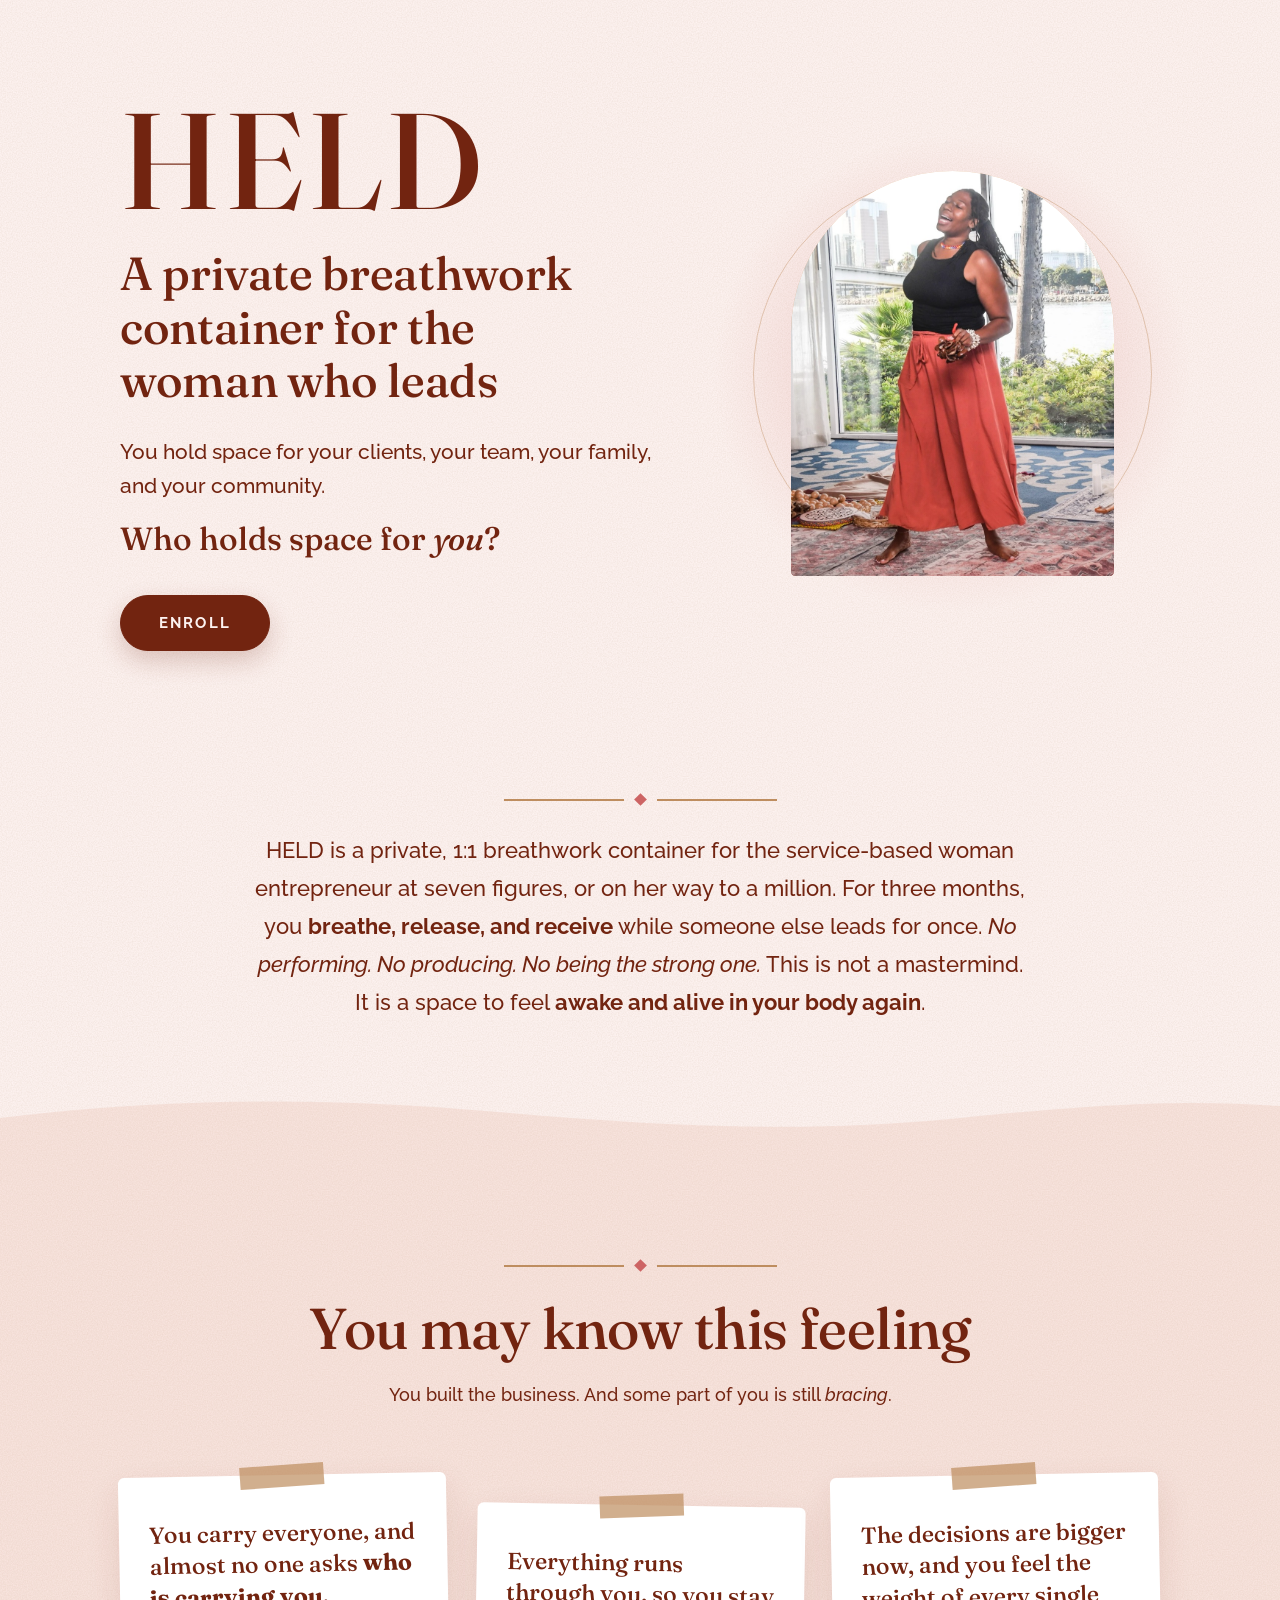
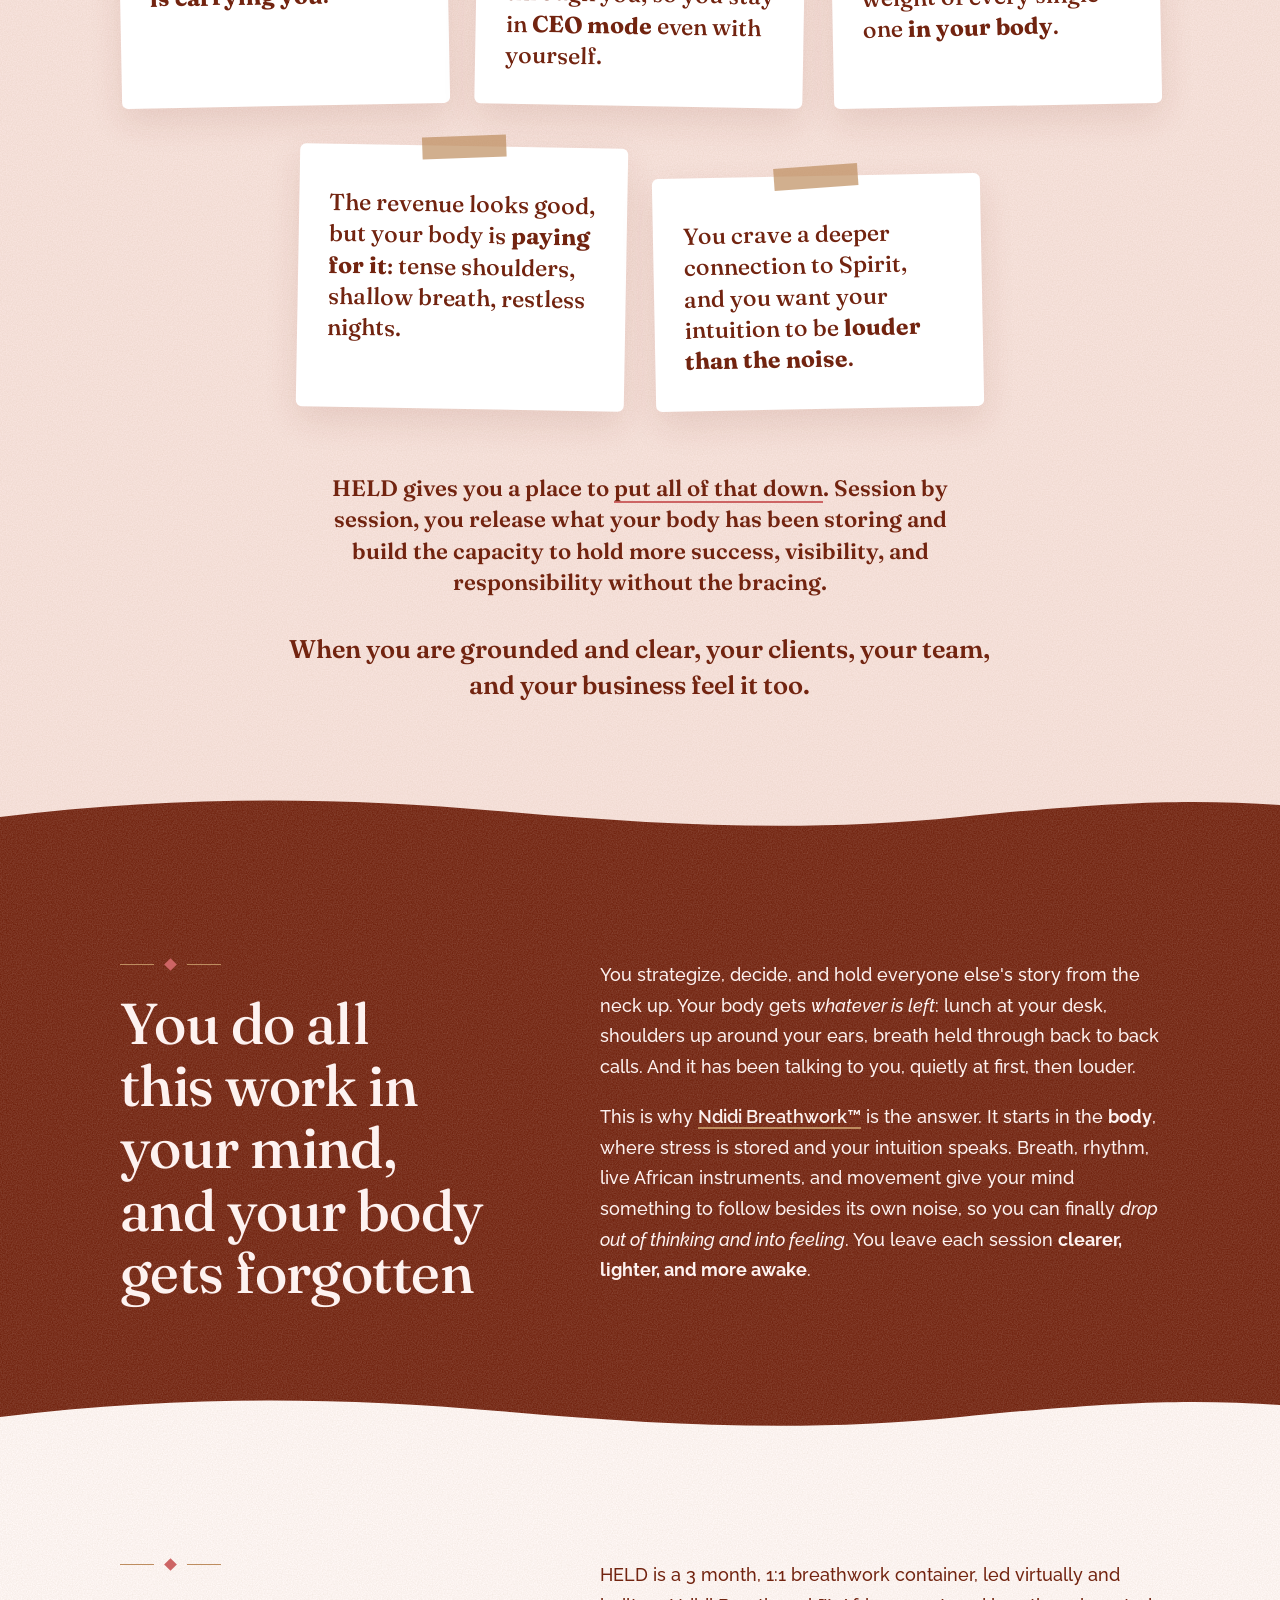
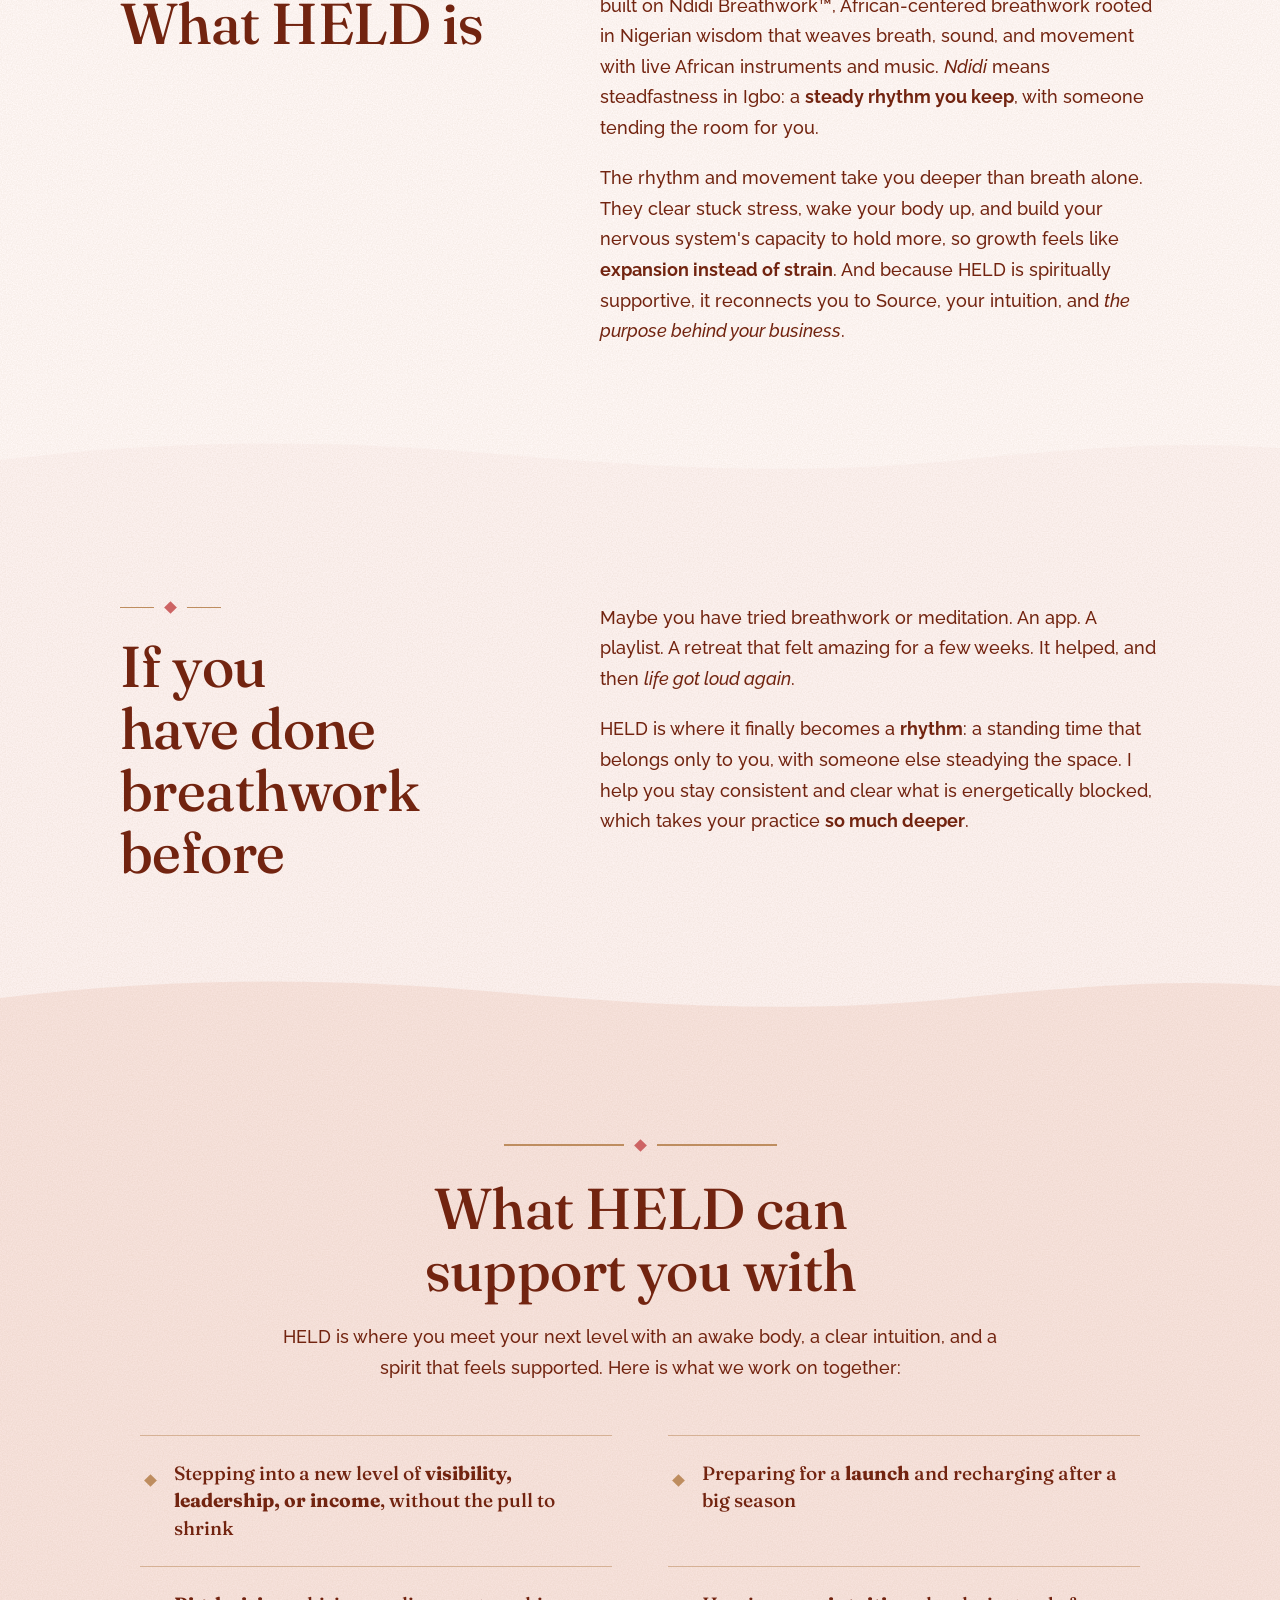
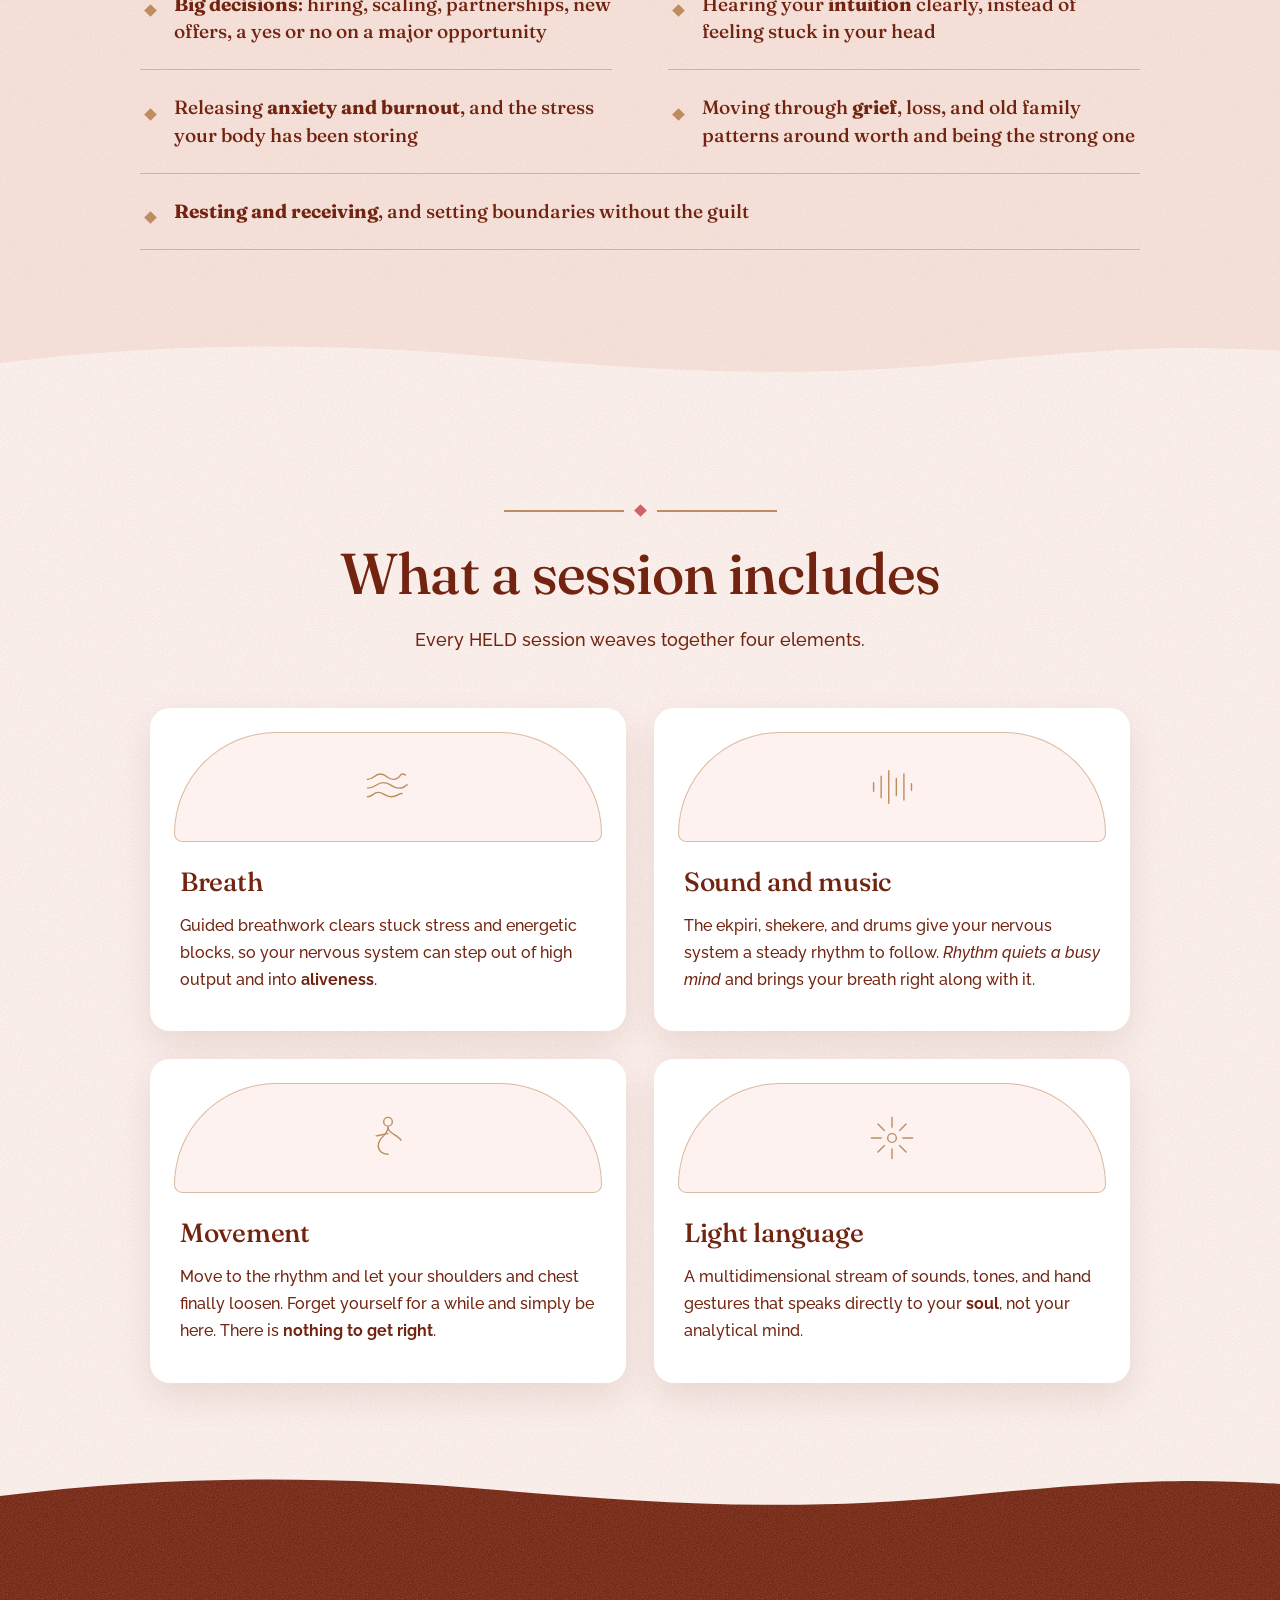
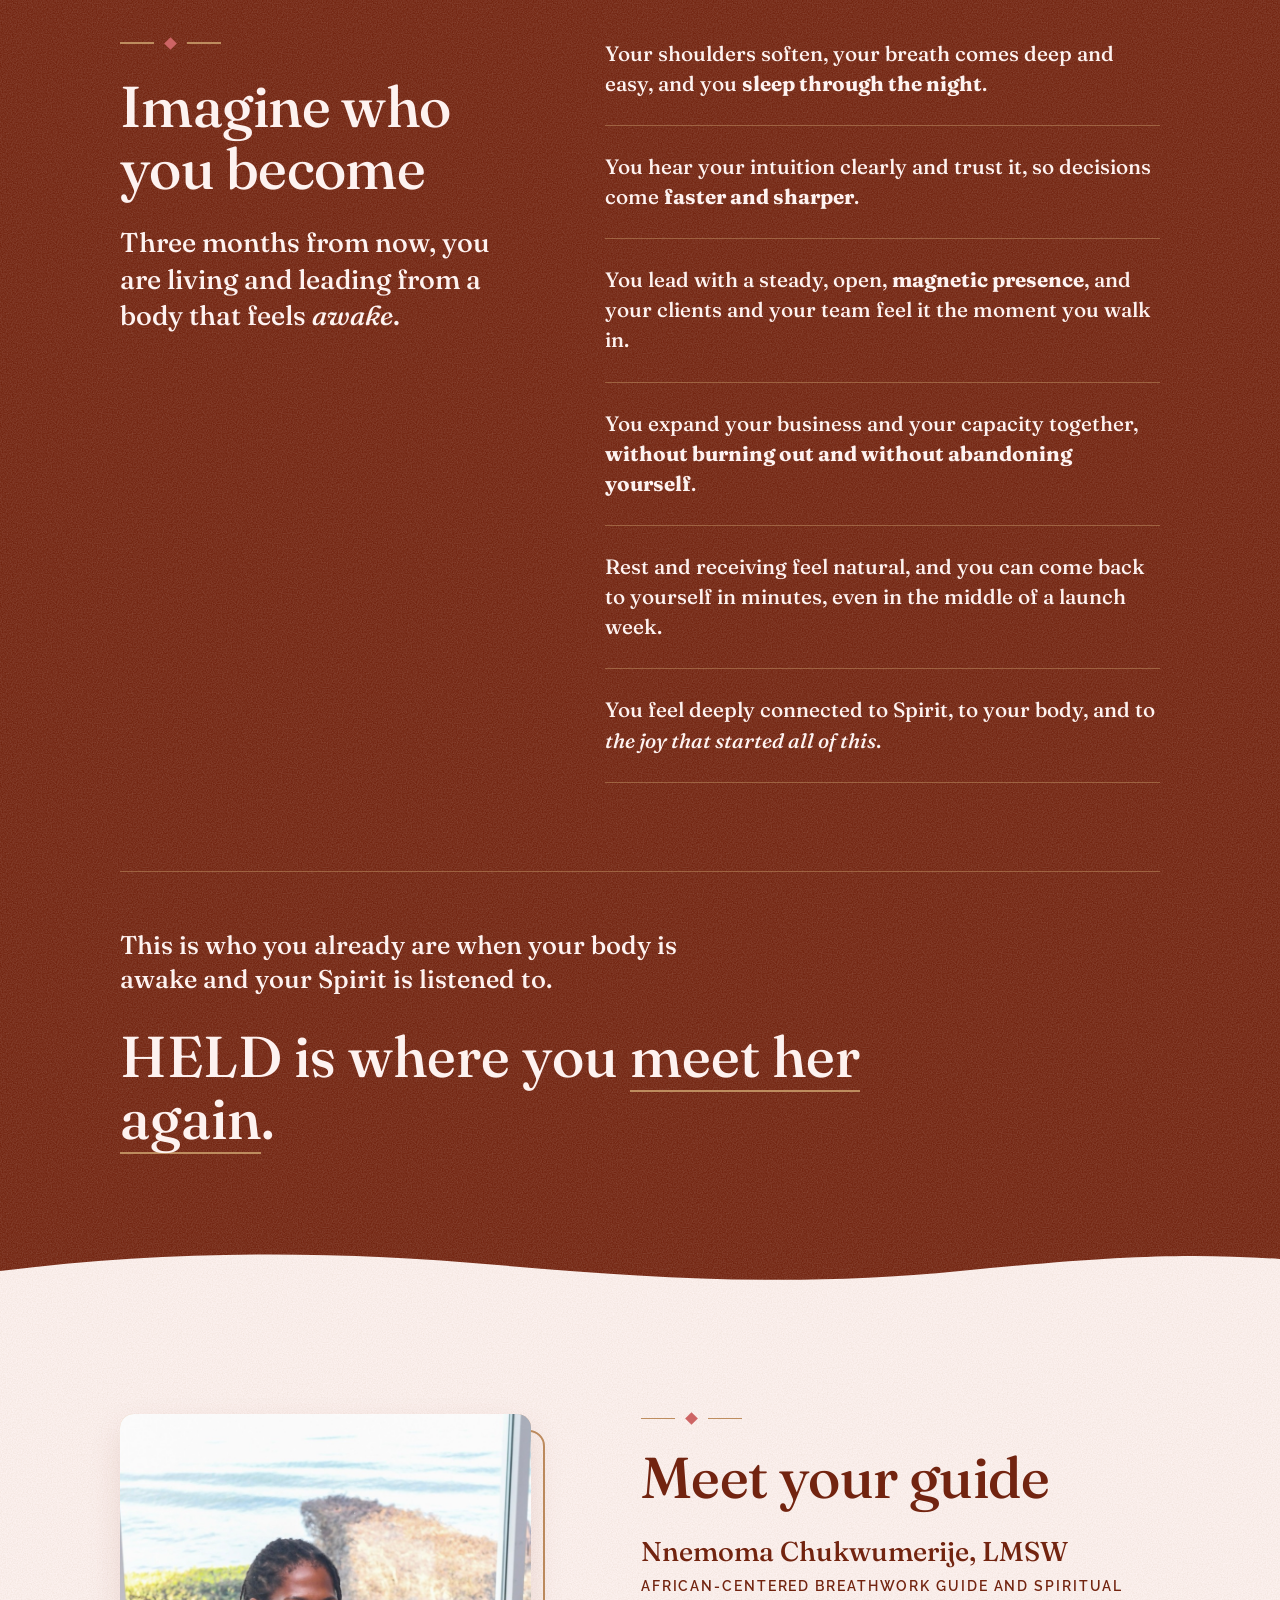
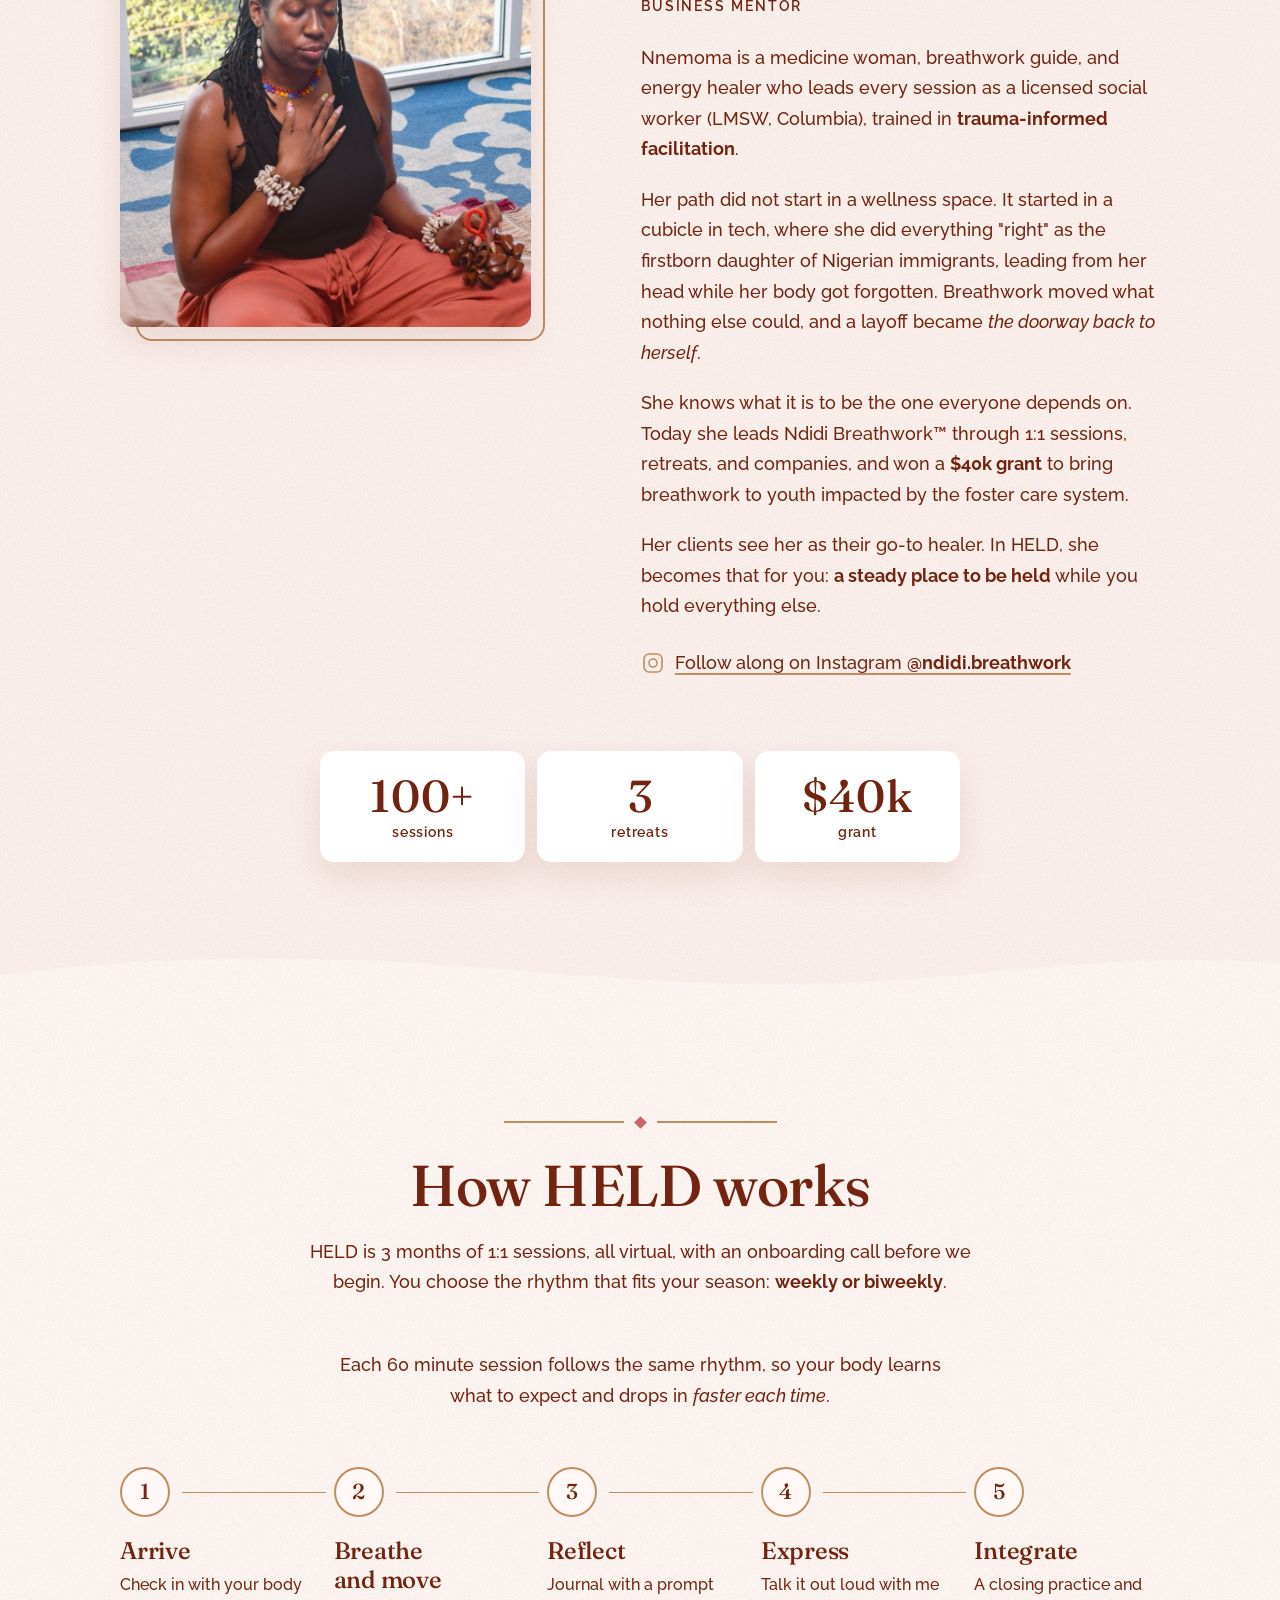
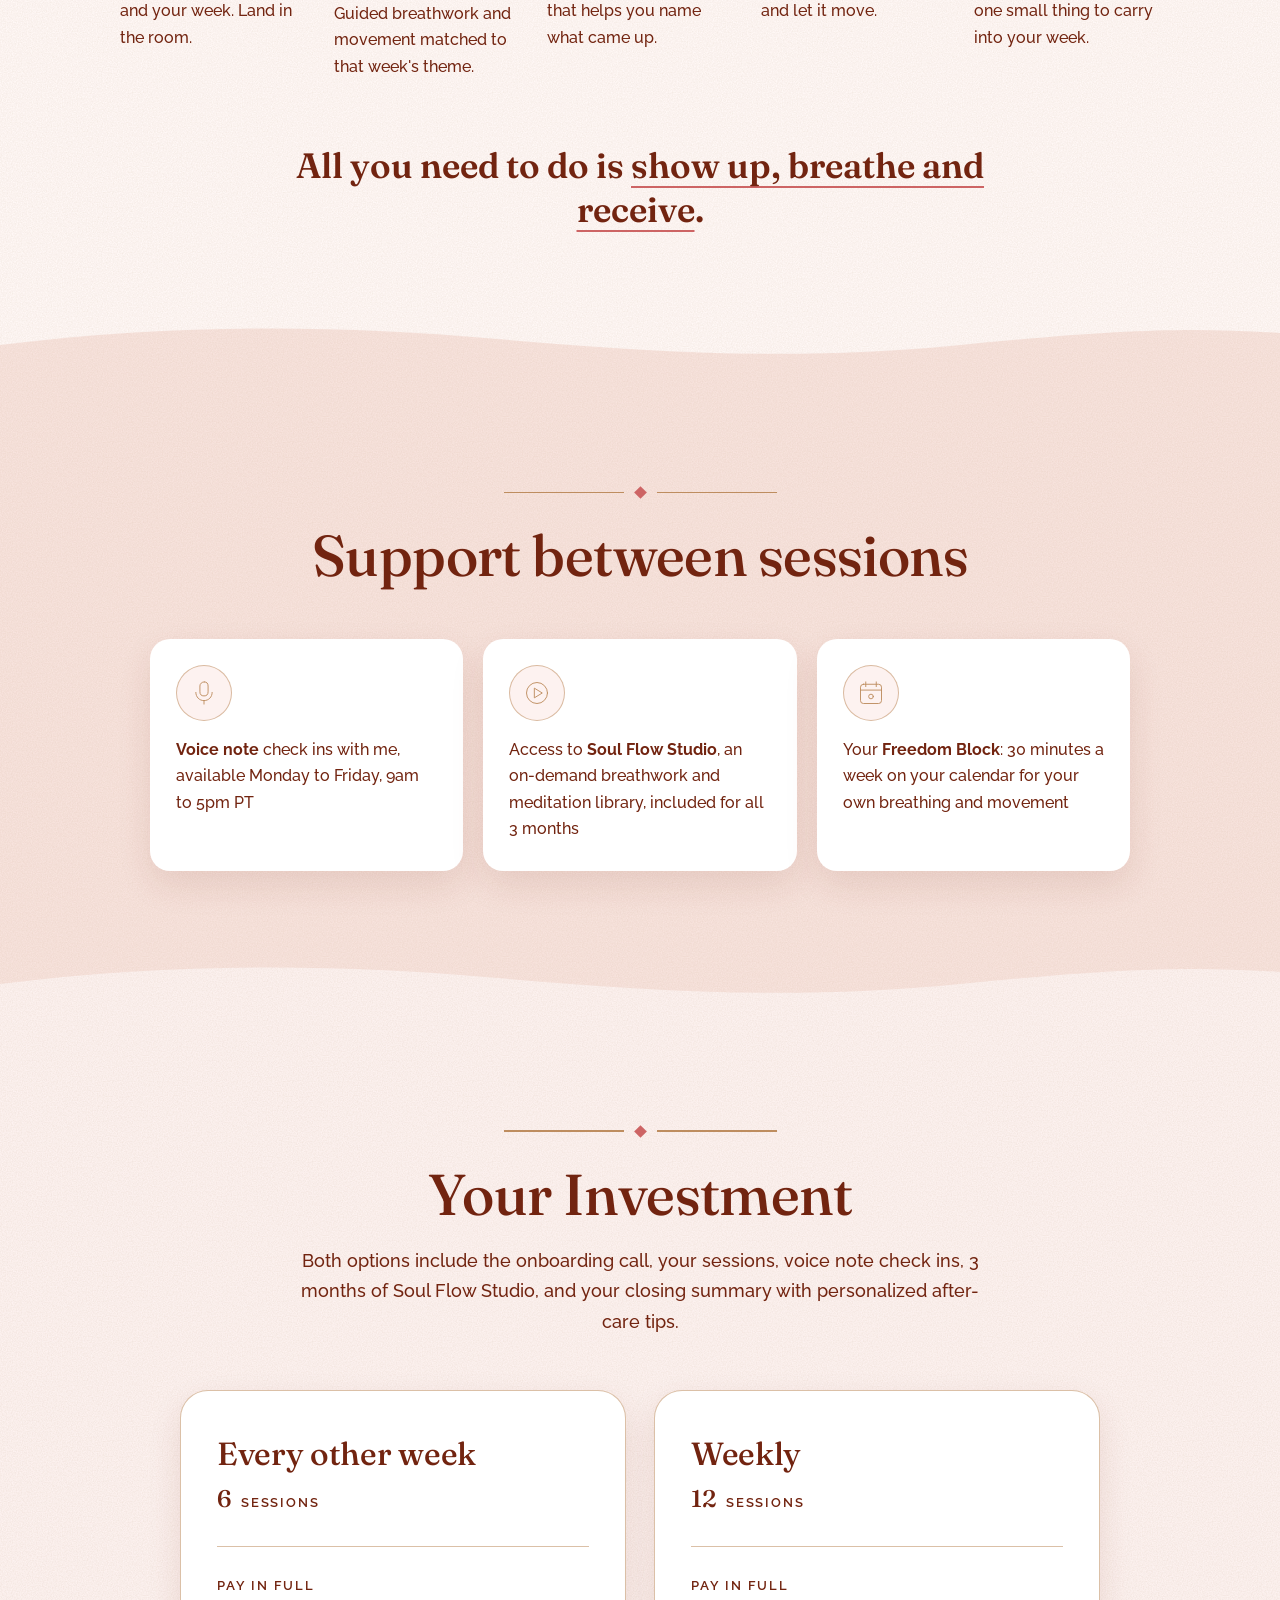
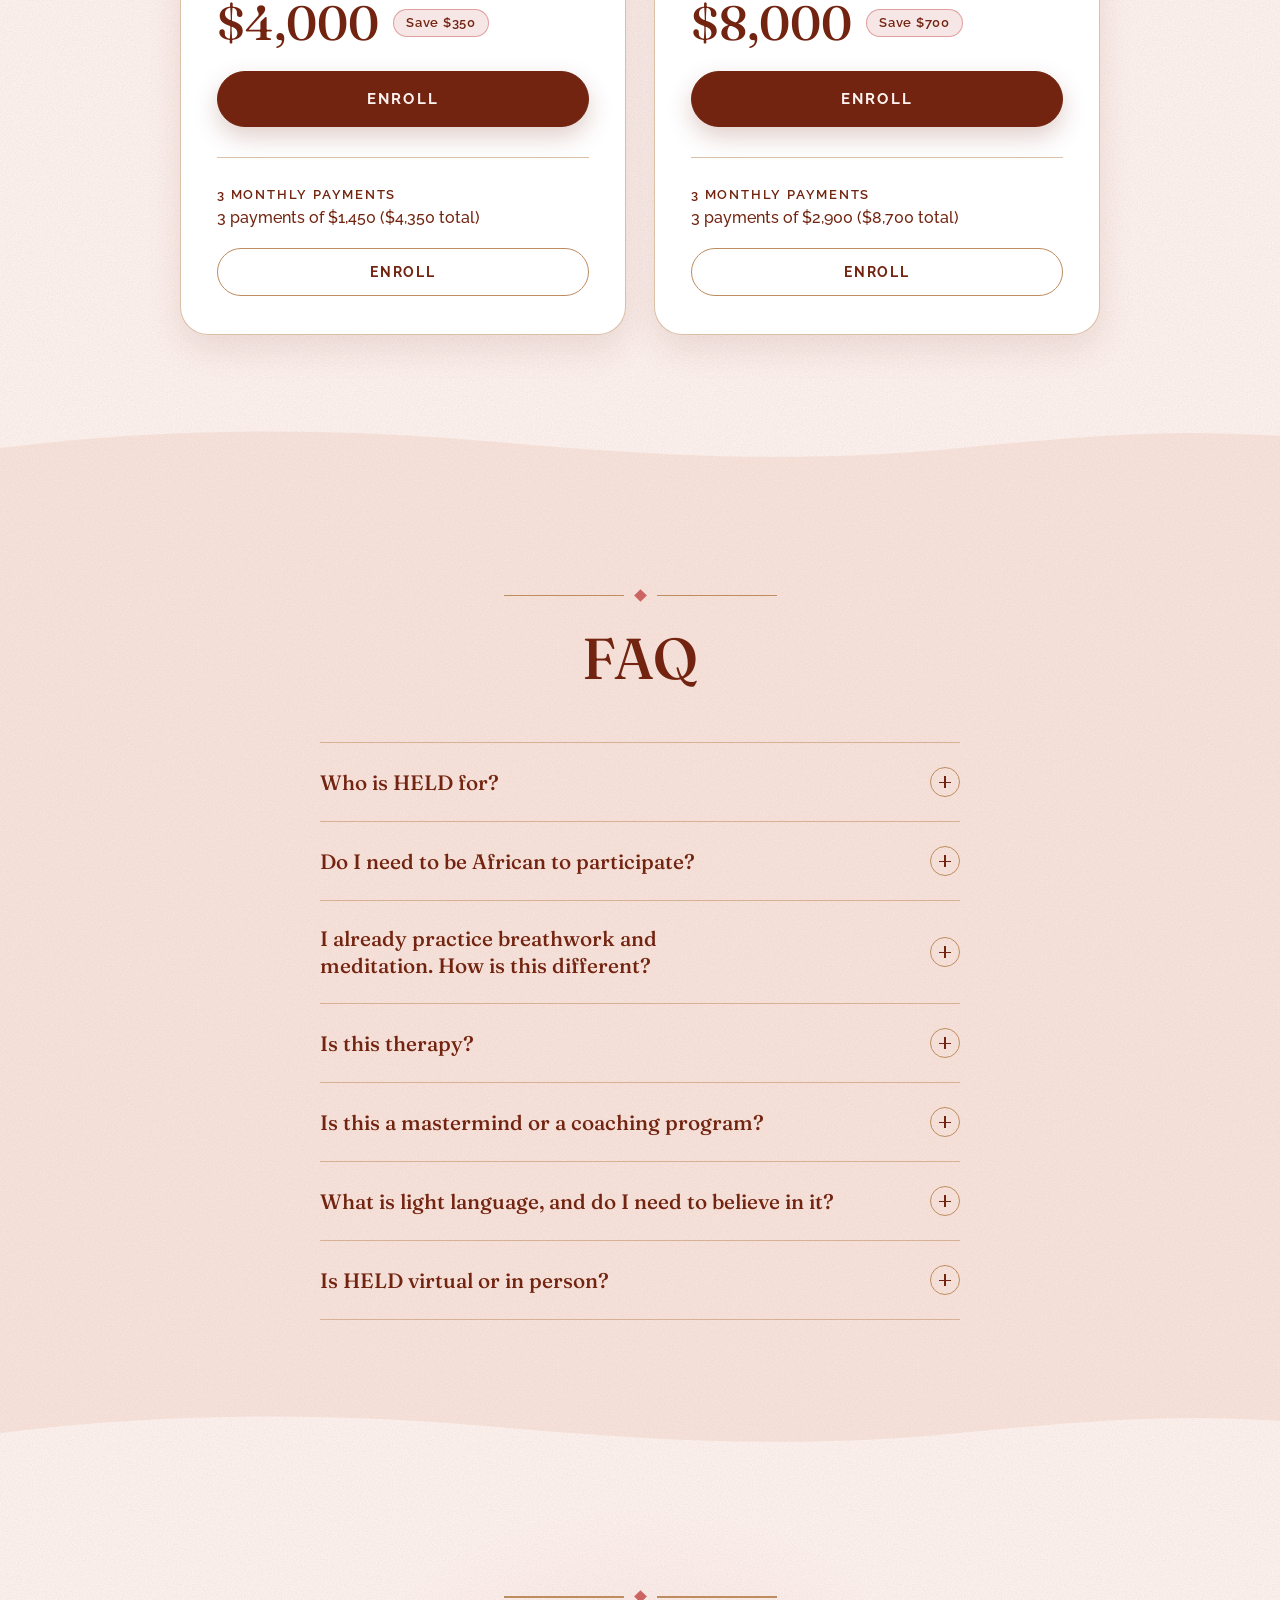
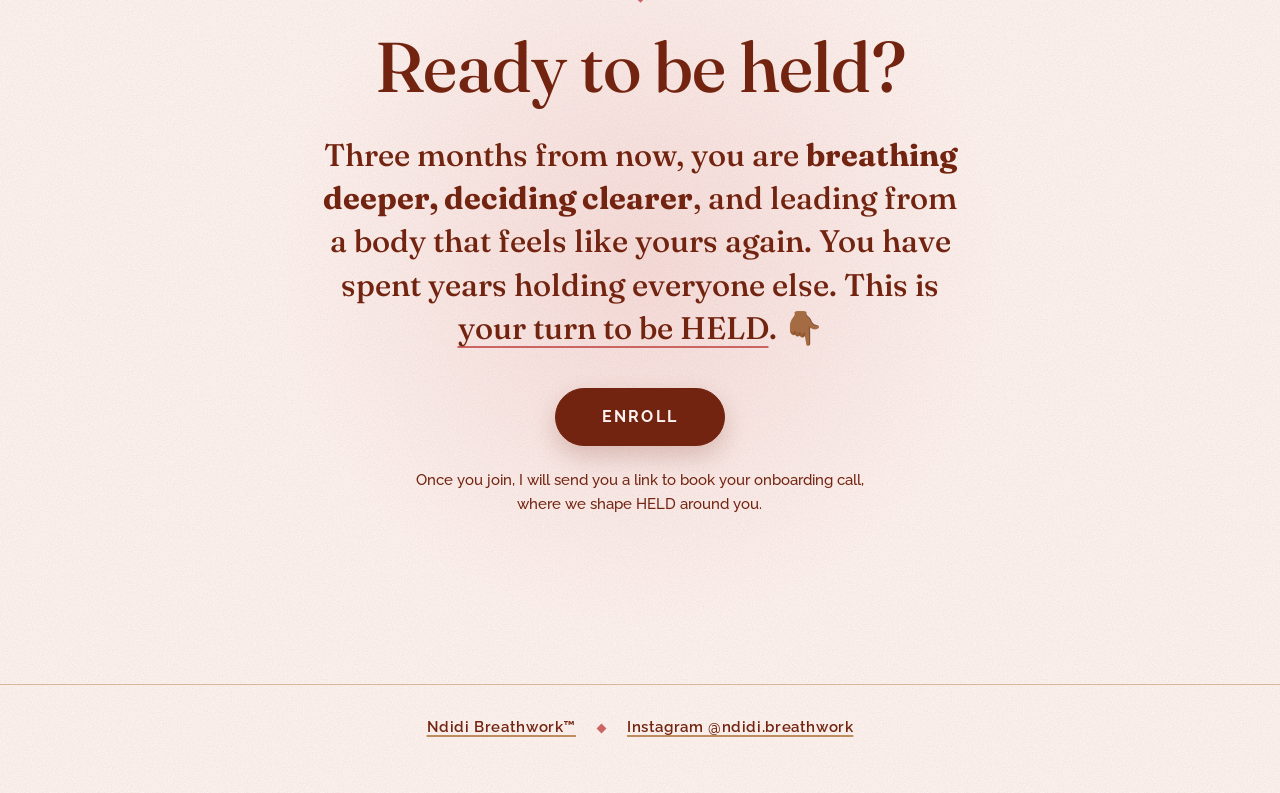
<file: held/index.html>
<!DOCTYPE html>
<html lang="en">
<head>
<meta charset="UTF-8">
<meta name="viewport" content="width=device-width, initial-scale=1">
<title>HELD | A private breathwork container</title>
<meta name="robots" content="noindex, nofollow, noarchive, nosnippet">
<meta name="googlebot" content="noindex, nofollow">
<meta name="theme-color" content="#FDF2F0">
<link rel="icon" type="image/png" href="/images/favicon.png">
<link rel="preconnect" href="https://fonts.googleapis.com">
<link rel="preconnect" href="https://fonts.gstatic.com" crossorigin>
<link href="https://fonts.googleapis.com/css2?family=Fraunces:ital,wght@0,400;0,500;0,600;0,700;1,400;1,500;1,600&family=Raleway:ital,wght@0,400;0,500;0,600;0,700;1,400;1,500&display=swap" rel="stylesheet">
<script>document.documentElement.className += ' js';</script>
<link rel="stylesheet" href="/held/held.css">
</head>
<body>
<a class="skip" href="#main">Skip to content</a>

<main id="main">

<!-- 1. HERO -->
<header class="hero" id="top">
  <div class="wrap hero-grid">
    <div class="hero-copy">
      <h1 class="rv">
        <span class="hero-name">HELD</span><span class="vh">: </span>
        <span class="hero-tag">A private breathwork container for the woman who leads</span>
      </h1>
      <p class="hero-q rv" style="--d:.15s">You hold space for your clients, your team, your family, and your community. <span>Who holds space for <em>you</em>?</span></p>
      <p class="rv" style="--d:.3s"><a class="btn" href="#investment">Enroll</a></p>
    </div>
    <div class="hero-visual">
      <div class="breath" aria-hidden="true"><i></i><i></i></div>
      <div class="photo photo-arch">
        <img src="/held/images/hero.jpg?v=2" width="981" height="1100" alt="Nnemoma dancing barefoot in a bright room above the water, a rattle in one hand and head tilted back in song" fetchpriority="high">
      </div>
    </div>
  </div>
</header>

<!-- Intro -->
<section class="sec intro" aria-label="HELD">
  <div class="wrap narrow">
    <span class="orn rv" aria-hidden="true"><i></i></span>
    <p class="intro-p rv">HELD is a private, 1:1 breathwork container for the service-based woman entrepreneur at seven figures, or on her way to a million. For three months, you <strong>breathe, release, and receive</strong> while someone else leads for once. <em>No performing. No producing. No being the strong one.</em> This is not a mastermind. It is a space to feel <strong>awake and alive in your body again</strong>.</p>
  </div>
</section>

<!-- 2. YOU MAY KNOW THIS FEELING -->
<section class="sec band tan" id="feeling" aria-labelledby="h-feeling">
  <div class="wrap">
    <div class="sec-head rv">
      <span class="orn" aria-hidden="true"><i></i></span>
      <h2 id="h-feeling">You may know this feeling</h2>
      <p>You built the business. And some part of you is still <em>bracing</em>.</p>
    </div>
    <ul class="moments">
      <li class="moment rv"><p>You carry everyone, and almost no one asks <strong>who is carrying you</strong>.</p></li>
      <li class="moment rv"><p>Everything runs through you, so you stay in <strong>CEO mode</strong> even with yourself.</p></li>
      <li class="moment rv"><p>The decisions are bigger now, and you feel the weight of every single one <strong>in your body</strong>.</p></li>
      <li class="moment rv"><p>The revenue looks good, but your body is <strong>paying for it</strong>: tense shoulders, shallow breath, restless nights.</p></li>
      <li class="moment rv"><p>You crave a deeper connection to Spirit, and you want your intuition to be <strong>louder than the noise</strong>.</p></li>
    </ul>
    <div class="wrap narrow after statement">
      <p class="statement-p rv">HELD gives you a place to <span class="u">put all of that down</span>. Session by session, you release what your body has been storing and build the capacity to hold more success, visibility, and responsibility without the bracing.</p>
      <p class="statement-big rv">When you are grounded and clear, your clients, your team, and your business feel it too.</p>
    </div>
  </div>
</section>

<!-- 3. BODY (maroon) -->
<section class="sec band maroon split" id="body" aria-labelledby="h-body">
  <div class="wrap split-grid">
    <div class="split-head rv">
      <span class="orn" aria-hidden="true"><i></i></span>
      <h2 id="h-body">You do all this work in your mind, and your body gets forgotten</h2>
    </div>
    <div class="split-body">
      <p class="rv">You strategize, decide, and hold everyone else's story from the neck up. Your body gets <em>whatever is left</em>: lunch at your desk, shoulders up around your ears, breath held through back to back calls. And it has been talking to you, quietly at first, then louder.</p>
      <p class="rv">This is why <a class="inline" href="https://www.essenceoffree.com/breathwork" target="_blank" rel="noopener">Ndidi Breathwork™<span class="vh"> (opens in a new tab)</span></a> is the answer. It starts in the <strong>body</strong>, where stress is stored and your intuition speaks. Breath, rhythm, live African instruments, and movement give your mind something to follow besides its own noise, so you can finally <em>drop out of thinking and into feeling</em>. You leave each session <strong>clearer, lighter, and more awake</strong>.</p>
    </div>
  </div>
</section>

<!-- 4. WHAT HELD IS -->
<section class="sec band cream split" id="what" aria-labelledby="h-what">
  <div class="wrap split-grid">
    <div class="split-head rv">
      <span class="orn" aria-hidden="true"><i></i></span>
      <h2 id="h-what">What HELD is</h2>
    </div>
    <div class="split-body">
      <p class="rv">HELD is a 3 month, 1:1 breathwork container, led virtually and built on Ndidi Breathwork™, African-centered breathwork rooted in Nigerian wisdom that weaves breath, sound, and movement with live African instruments and music. <em>Ndidi</em> means steadfastness in Igbo: a <strong>steady rhythm you keep</strong>, with someone tending the room for you.</p>
      <p class="rv">The rhythm and movement take you deeper than breath alone. They clear stuck stress, wake your body up, and build your nervous system's capacity to hold more, so growth feels like <strong>expansion instead of strain</strong>. And because HELD is spiritually supportive, it reconnects you to Source, your intuition, and <em>the purpose behind your business</em>.</p>
    </div>
  </div>
</section>

<!-- 5. IF YOU HAVE DONE THIS BEFORE -->
<section class="sec band split" id="before" aria-labelledby="h-before">
  <div class="wrap split-grid">
    <div class="split-head rv">
      <span class="orn" aria-hidden="true"><i></i></span>
      <h2 id="h-before">If you have done breathwork before</h2>
    </div>
    <div class="split-body">
      <p class="rv">Maybe you have tried breathwork or meditation. An app. A playlist. A retreat that felt amazing for a few weeks. It helped, and then <em>life got loud again</em>.</p>
      <p class="rv">HELD is where it finally becomes a <strong>rhythm</strong>: a standing time that belongs only to you, with someone else steadying the space. I help you stay consistent and clear what is energetically blocked, which takes your practice <strong>so much deeper</strong>.</p>
    </div>
  </div>
</section>

<!-- 6. WHAT HELD CAN SUPPORT YOU WITH -->
<section class="sec band tan" id="support" aria-labelledby="h-support">
  <div class="wrap">
    <div class="sec-head rv">
      <span class="orn" aria-hidden="true"><i></i></span>
      <h2 id="h-support">What HELD can support you with</h2>
      <p>HELD is where you meet your next level with an awake body, a clear intuition, and a spirit that feels supported. Here is what we work on together:</p>
    </div>
    <ul class="outcomes">
      <li class="rv">Stepping into a new level of <strong>visibility, leadership, or income</strong>, without the pull to shrink</li>
      <li class="rv">Preparing for a <strong>launch</strong> and recharging after a big season</li>
      <li class="rv"><strong>Big decisions</strong>: hiring, scaling, partnerships, new offers, a yes or no on a major opportunity</li>
      <li class="rv">Hearing your <strong>intuition</strong> clearly, instead of feeling stuck in your head</li>
      <li class="rv">Releasing <strong>anxiety and burnout</strong>, and the stress your body has been storing</li>
      <li class="rv">Moving through <strong>grief</strong>, loss, and old family patterns around worth and being the strong one</li>
      <li class="rv"><strong>Resting and receiving</strong>, and setting boundaries without the guilt</li>
    </ul>
  </div>
</section>

<!-- 7. WHAT A SESSION INCLUDES -->
<section class="sec band" id="session" aria-labelledby="h-session">
  <div class="wrap">
    <div class="sec-head rv">
      <span class="orn" aria-hidden="true"><i></i></span>
      <h2 id="h-session">What a session includes</h2>
      <p>Every HELD session weaves together four elements.</p>
    </div>
    <div class="cards">
      <article class="card rv">
        <div class="arch"><svg class="ic" viewBox="0 0 48 48" aria-hidden="true"><path d="M5 17c6 0 6-5 12-5s6 5 12 5 6-5 8-5a4 4 0 0 1 3 1"/><path d="M5 25c8 0 8-5 15-5s7 5 14 5 5-3 8-3"/><path d="M5 33c5 0 5-4 10-4s6 4 12 4 6-3 10-3"/></svg></div>
        <h3>Breath</h3>
        <p>Guided breathwork clears stuck stress and energetic blocks, so your nervous system can step out of high output and into <strong>aliveness</strong>.</p>
      </article>
      <article class="card rv" style="--d:.1s">
        <div class="arch"><svg class="ic" viewBox="0 0 48 48" aria-hidden="true"><path d="M7 20v8M14 14v20M21 9v30M28 16v16M35 12v24M42 21v6"/></svg></div>
        <h3>Sound and music</h3>
        <p>The ekpiri, shekere, and drums give your nervous system a steady rhythm to follow. <em>Rhythm quiets a busy mind</em> and brings your breath right along with it.</p>
      </article>
      <article class="card rv">
        <div class="arch"><svg class="ic" viewBox="0 0 48 48" aria-hidden="true"><circle cx="24" cy="9" r="4"/><path d="M24 14c0 8-9 9-9 17 0 5 4 8 9 8"/><path d="M24 14c0 6 9 7 12 12"/><path d="M13 22c4 0 7-2 11-2"/></svg></div>
        <h3>Movement</h3>
        <p>Move to the rhythm and let your shoulders and chest finally loosen. Forget yourself for a while and simply be here. There is <strong>nothing to get right</strong>.</p>
      </article>
      <article class="card rv" style="--d:.1s">
        <div class="arch"><svg class="ic" viewBox="0 0 48 48" aria-hidden="true"><path d="M24 5v9M24 34v9M5 24h9M34 24h9M11 11l6 6M31 31l6 6M37 11l-6 6M17 31l-6 6"/><circle cx="24" cy="24" r="4"/></svg></div>
        <h3>Light language</h3>
        <p>A multidimensional stream of sounds, tones, and hand gestures that speaks directly to your <strong>soul</strong>, not your analytical mind.</p>
      </article>
    </div>
  </div>
</section>

<!-- 8. IMAGINE WHO YOU BECOME (maroon) -->
<section class="sec band maroon peak" id="imagine" aria-labelledby="h-imagine">
  <div class="wrap">
    <div class="peak-head rv">
      <span class="orn" aria-hidden="true"><i></i></span>
      <h2 id="h-imagine">Imagine who you become</h2>
      <p class="peak-lead">Three months from now, you are living and leading from a body that feels <em>awake</em>.</p>
    </div>
    <ul class="peak-list">
      <li class="rv">Your shoulders soften, your breath comes deep and easy, and you <strong>sleep through the night</strong>.</li>
      <li class="rv">You hear your intuition clearly and trust it, so decisions come <strong>faster and sharper</strong>.</li>
      <li class="rv">You lead with a steady, open, <strong>magnetic presence</strong>, and your clients and your team feel it the moment you walk in.</li>
      <li class="rv">You expand your business and your capacity together, <strong>without burning out and without abandoning yourself</strong>.</li>
      <li class="rv">Rest and receiving feel natural, and you can come back to yourself in minutes, even in the middle of a launch week.</li>
      <li class="rv">You feel deeply connected to Spirit, to your body, and to <em>the joy that started all of this</em>.</li>
    </ul>
    <div class="peak-close rv">
      <p>This is who you already are when your body is awake and your Spirit is listened to.</p>
      <p class="peak-big">HELD is where you <span class="u">meet her again</span>.</p>
    </div>
  </div>
</section>

<!-- 9. MEET YOUR GUIDE -->
<section class="sec band" id="guide" aria-labelledby="h-guide">
  <div class="wrap guide-grid">
    <div class="guide-photo rv"><div class="frame">
      <div class="photo photo-portrait"><img src="/held/images/guide.jpg?v=2" width="1029" height="1100" alt="Nnemoma seated on the floor with a hand resting on the chest and eyes closed, holding a shekere, in a bright room overlooking the ocean" loading="lazy"></div>
    </div></div>
    <div class="guide-copy">
      <span class="orn" aria-hidden="true"><i></i></span>
      <h2 id="h-guide" class="rv">Meet your guide</h2>
      <p class="guide-name rv">Nnemoma Chukwumerije, LMSW</p>
      <p class="guide-role rv">African-Centered Breathwork Guide and Spiritual Business Mentor</p>
      <p class="rv">Nnemoma is a medicine woman, breathwork guide, and energy healer who leads every session as a licensed social worker (LMSW, Columbia), trained in <strong>trauma-informed facilitation</strong>.</p>
      <p class="rv">Her path did not start in a wellness space. It started in a cubicle in tech, where she did everything "right" as the firstborn daughter of Nigerian immigrants, leading from her head while her body got forgotten. Breathwork moved what nothing else could, and a layoff became <em>the doorway back to herself</em>.</p>
      <p class="rv">She knows what it is to be the one everyone depends on. Today she leads Ndidi Breathwork™ through 1:1 sessions, retreats, and companies, and won a <strong>$40k grant</strong> to bring breathwork to youth impacted by the foster care system.</p>
      <p class="rv">Her clients see her as their go-to healer. In HELD, she becomes that for you: <strong>a steady place to be held</strong> while you hold everything else.</p>
      <p class="guide-ig rv"><a class="inline" href="https://www.instagram.com/ndidi.breathwork/" target="_blank" rel="noopener"><svg class="ig" viewBox="0 0 24 24" aria-hidden="true"><rect x="3" y="3" width="18" height="18" rx="5"/><circle cx="12" cy="12" r="4"/><circle cx="17.2" cy="6.8" r=".6"/></svg>Follow along on Instagram <strong>@ndidi.breathwork</strong><span class="vh"> (opens in a new tab)</span></a></p>
    </div>
    <ul class="creds rv">
      <li><b>100+</b> sessions</li>
      <li><b>3</b> retreats</li>
      <li><b>$40k</b> grant</li>
    </ul>
  </div>
</section>

<!-- 10. HOW HELD WORKS -->
<section class="sec band cream" id="how" aria-labelledby="h-how">
  <div class="wrap">
    <div class="sec-head rv">
      <span class="orn" aria-hidden="true"><i></i></span>
      <h2 id="h-how">How HELD works</h2>
      <p>HELD is 3 months of 1:1 sessions, all virtual, with an onboarding call before we begin. You choose the rhythm that fits your season: <strong>weekly or biweekly</strong>.</p>
    </div>
    <div class="wrap narrow after how-after">
      <p class="rv">Each 60 minute session follows the same rhythm, so your body learns what to expect and drops in <em>faster each time</em>.</p>
    </div>
    <ol class="steps">
      <li class="rv"><span class="num" aria-hidden="true">1</span><h3>Arrive</h3><p>Check in with your body and your week. Land in the room.</p></li>
      <li class="rv" style="--d:.08s"><span class="num" aria-hidden="true">2</span><h3>Breathe and move</h3><p>Guided breathwork and movement matched to that week's theme.</p></li>
      <li class="rv" style="--d:.16s"><span class="num" aria-hidden="true">3</span><h3>Reflect</h3><p>Journal with a prompt that helps you name what came up.</p></li>
      <li class="rv" style="--d:.24s"><span class="num" aria-hidden="true">4</span><h3>Express</h3><p>Talk it out loud with me and let it move.</p></li>
      <li class="rv" style="--d:.32s"><span class="num" aria-hidden="true">5</span><h3>Integrate</h3><p>A closing practice and one small thing to carry into your week.</p></li>
    </ol>
    <p class="serif-line rv">All you need to do is <span class="u">show up, breathe and receive</span>.</p>
  </div>
</section>

<!-- Support between sessions (own band) -->
<section class="sec band tan" id="between" aria-labelledby="h-between">
  <div class="wrap">
    <div class="sec-head rv">
      <span class="orn" aria-hidden="true"><i></i></span>
      <h2 id="h-between">Support between sessions</h2>
    </div>
    <ul class="between-list">
      <li class="rv">
        <span class="badge"><svg class="ic" viewBox="0 0 48 48" aria-hidden="true"><rect x="17" y="5" width="14" height="24" rx="7"/><path d="M10 23c0 8 6 14 14 14s14-6 14-14M24 37v6"/></svg></span>
        <p><strong>Voice note</strong> check ins with me, available Monday to Friday, 9am to 5pm PT</p>
      </li>
      <li class="rv" style="--d:.1s">
        <span class="badge"><svg class="ic" viewBox="0 0 48 48" aria-hidden="true"><circle cx="24" cy="24" r="18"/><path d="M20 16l13 8-13 8z"/></svg></span>
        <p>Access to <strong>Soul Flow Studio</strong>, an on-demand breathwork and meditation library, included for all 3 months</p>
      </li>
      <li class="rv" style="--d:.2s">
        <span class="badge"><svg class="ic" viewBox="0 0 48 48" aria-hidden="true"><rect x="6" y="9" width="36" height="33" rx="5"/><path d="M6 19h36M15 5v8M33 5v8"/><circle cx="24" cy="30" r="4"/></svg></span>
        <p>Your <strong>Freedom Block</strong>: 30 minutes a week on your calendar for your own breathing and movement</p>
      </li>
    </ul>
  </div>
</section>

<!-- 11. INVESTMENT -->
<section class="sec band" id="investment" aria-labelledby="h-invest">
  <div class="wrap">
    <div class="sec-head rv">
      <span class="orn" aria-hidden="true"><i></i></span>
      <h2 id="h-invest">Your Investment</h2>
      <p>Both options include the onboarding call, your sessions, voice note check ins, 3 months of Soul Flow Studio, and your closing summary with personalized after-care tips.</p>
    </div>
    <div class="plans">
      <article class="plan rv" aria-labelledby="plan-a">
        <h3 id="plan-a">Every other week</h3>
        <p class="plan-sessions"><b>6</b> <span>Sessions</span></p>
        <div class="pay pay-main">
          <p class="lbl">Pay in full</p>
          <p class="amount">$4,000 <span class="save">Save $350</span></p>
          <a class="btn btn-block" href="https://essenceoffreedom.thrivecart.com/heldbiweekly/" rel="nofollow noopener">Enroll<span class="vh">, every other week, pay in full</span></a>
        </div>
        <div class="pay pay-alt">
          <p class="lbl">3 monthly payments</p>
          <p class="alt-amt">3 payments of $1,450 ($4,350 total)</p>
          <a class="btn btn-quiet btn-block" href="https://essenceoffreedom.thrivecart.com/heldbiweekly/" rel="nofollow noopener">Enroll<span class="vh">, every other week, 3 monthly payments</span></a>
        </div>
      </article>
      <article class="plan rv" style="--d:.1s" aria-labelledby="plan-b">
        <h3 id="plan-b">Weekly</h3>
        <p class="plan-sessions"><b>12</b> <span>Sessions</span></p>
        <div class="pay pay-main">
          <p class="lbl">Pay in full</p>
          <p class="amount">$8,000 <span class="save">Save $700</span></p>
          <a class="btn btn-block" href="https://essenceoffreedom.thrivecart.com/held-weekly/" rel="nofollow noopener">Enroll<span class="vh">, weekly, pay in full</span></a>
        </div>
        <div class="pay pay-alt">
          <p class="lbl">3 monthly payments</p>
          <p class="alt-amt">3 payments of $2,900 ($8,700 total)</p>
          <a class="btn btn-quiet btn-block" href="https://essenceoffreedom.thrivecart.com/held-weekly/" rel="nofollow noopener">Enroll<span class="vh">, weekly, 3 monthly payments</span></a>
        </div>
      </article>
    </div>
  </div>
</section>

<!-- 12. FAQ -->
<section class="sec band tan" id="faq" aria-labelledby="h-faq">
  <div class="wrap narrow">
    <div class="sec-head rv">
      <span class="orn" aria-hidden="true"><i></i></span>
      <h2 id="h-faq">FAQ</h2>
    </div>
    <div class="faq rv">
      <div class="faq-item">
        <h3><button class="faq-q" type="button" id="q1" aria-expanded="false" aria-controls="a1">Who is HELD for?<span class="pm" aria-hidden="true"></span></button></h3>
        <div class="faq-a" id="a1" role="region" aria-labelledby="q1"><div><p>The service-based woman entrepreneur at seven figures, or on her way to a million, who leads clients, a team, or a community and wants to keep leading from a <strong>grounded place</strong> without burning out.</p></div></div>
      </div>
      <div class="faq-item">
        <h3><button class="faq-q" type="button" id="q2" aria-expanded="false" aria-controls="a2">Do I need to be African to participate?<span class="pm" aria-hidden="true"></span></button></h3>
        <div class="faq-a" id="a2" role="region" aria-labelledby="q2"><div><p>No. Ndidi Breathwork™ is rooted in Nigerian wisdom, and I share it with deep respect for where it comes from. If you are Black or a person of color, the drums, the ekpiri shells, and the shekere often awaken something in your body right away, and I was ancestrally led to create this work as a tool for reclamation. If you are white, the work still brings you into your body and into presence. <em>Rhythm and breath are human.</em></p></div></div>
      </div>
      <div class="faq-item">
        <h3><button class="faq-q" type="button" id="q3" aria-expanded="false" aria-controls="a3">I already practice breathwork and meditation. How is this different?<span class="pm" aria-hidden="true"></span></button></h3>
        <div class="faq-a" id="a3" role="region" aria-labelledby="q3"><div><p>HELD deepens what you already do. The two hardest parts to do alone are <strong>staying consistent</strong> and <strong>moving what is blocked underneath</strong>, and I help with both. Live instruments, someone tending the room, and a rhythm you keep help the calm you find in session <em>last longer in your days</em>.</p></div></div>
      </div>
      <div class="faq-item">
        <h3><button class="faq-q" type="button" id="q4" aria-expanded="false" aria-controls="a4">Is this therapy?<span class="pm" aria-hidden="true"></span></button></h3>
        <div class="faq-a" id="a4" role="region" aria-labelledby="q4"><div><p>No. HELD is a spiritually supportive breathwork container, not therapy or medical care. It works beautifully alongside therapy and coaching, because clearing stored stress from the body can make that inner work easier to reach. Think of me as the <strong>body-based piece of your support team</strong>.</p></div></div>
      </div>
      <div class="faq-item">
        <h3><button class="faq-q" type="button" id="q5" aria-expanded="false" aria-controls="a5">Is this a mastermind or a coaching program?<span class="pm" aria-hidden="true"></span></button></h3>
        <div class="faq-a" id="a5" role="region" aria-labelledby="q5"><div><p>No. Nothing to produce, no goals to report on, no performance expected. HELD is a space to <strong>receive</strong>.</p></div></div>
      </div>
      <div class="faq-item">
        <h3><button class="faq-q" type="button" id="q6" aria-expanded="false" aria-controls="a6">What is light language, and do I need to believe in it?<span class="pm" aria-hidden="true"></span></button></h3>
        <div class="faq-a" id="a6" role="region" aria-labelledby="q6"><div><p>You do not need to understand it or believe in it. Receive it the way you would receive music, and <em>notice what you feel</em>.</p></div></div>
      </div>
      <div class="faq-item">
        <h3><button class="faq-q" type="button" id="q7" aria-expanded="false" aria-controls="a7">Is HELD virtual or in person?<span class="pm" aria-hidden="true"></span></button></h3>
        <div class="faq-a" id="a7" role="region" aria-labelledby="q7"><div><p>All virtual. The live African instruments and music are played for you in every session.</p></div></div>
      </div>
    </div>
  </div>
</section>

<!-- 13. READY TO BE HELD -->
<section class="sec band final" id="ready" aria-labelledby="h-ready">
  <div class="final-glow" aria-hidden="true"><i></i></div>
  <div class="wrap narrow final-inner">
    <span class="orn rv" aria-hidden="true"><i></i></span>
    <h2 id="h-ready" class="rv">Ready to be held?</h2>
    <p class="final-p rv">Three months from now, you are <strong>breathing deeper, deciding clearer</strong>, and leading from a body that feels like yours again. You have spent years holding everyone else. This is <span class="u">your turn to be HELD</span>. 👇🏾</p>
    <p class="rv"><a class="btn btn-lg" href="#investment">Enroll</a></p>
    <p class="small-line rv">Once you join, I will send you a link to book your onboarding call, where we shape HELD around you.</p>
  </div>
</section>

</main>
<footer class="foot">
  <p><a href="https://www.essenceoffree.com/breathwork" target="_blank" rel="noopener">Ndidi Breathwork™<span class="vh"> (opens in a new tab)</span></a><i aria-hidden="true"></i><a href="https://www.instagram.com/ndidi.breathwork/" target="_blank" rel="noopener">Instagram @ndidi.breathwork<span class="vh"> (opens in a new tab)</span></a></p>
</footer>
<script src="/held/held.js" defer></script>
</body>
</html>
</file>
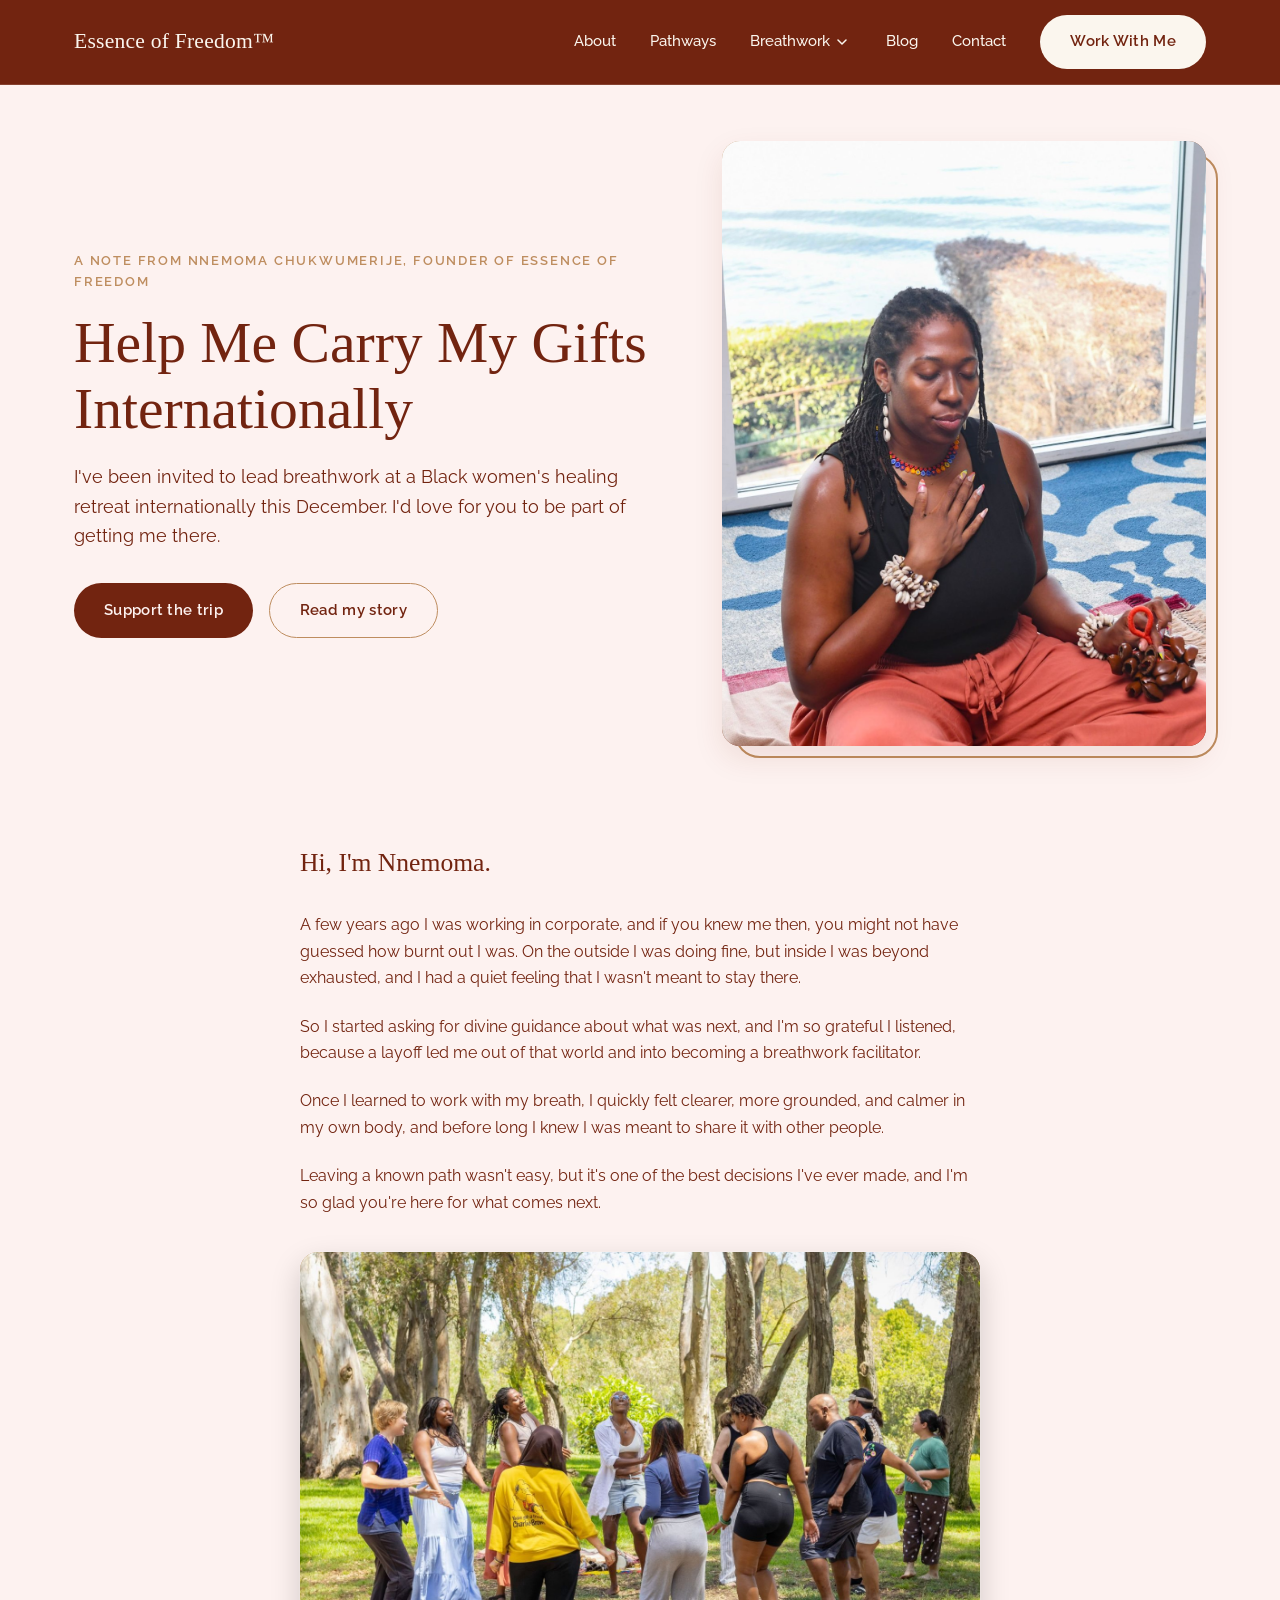
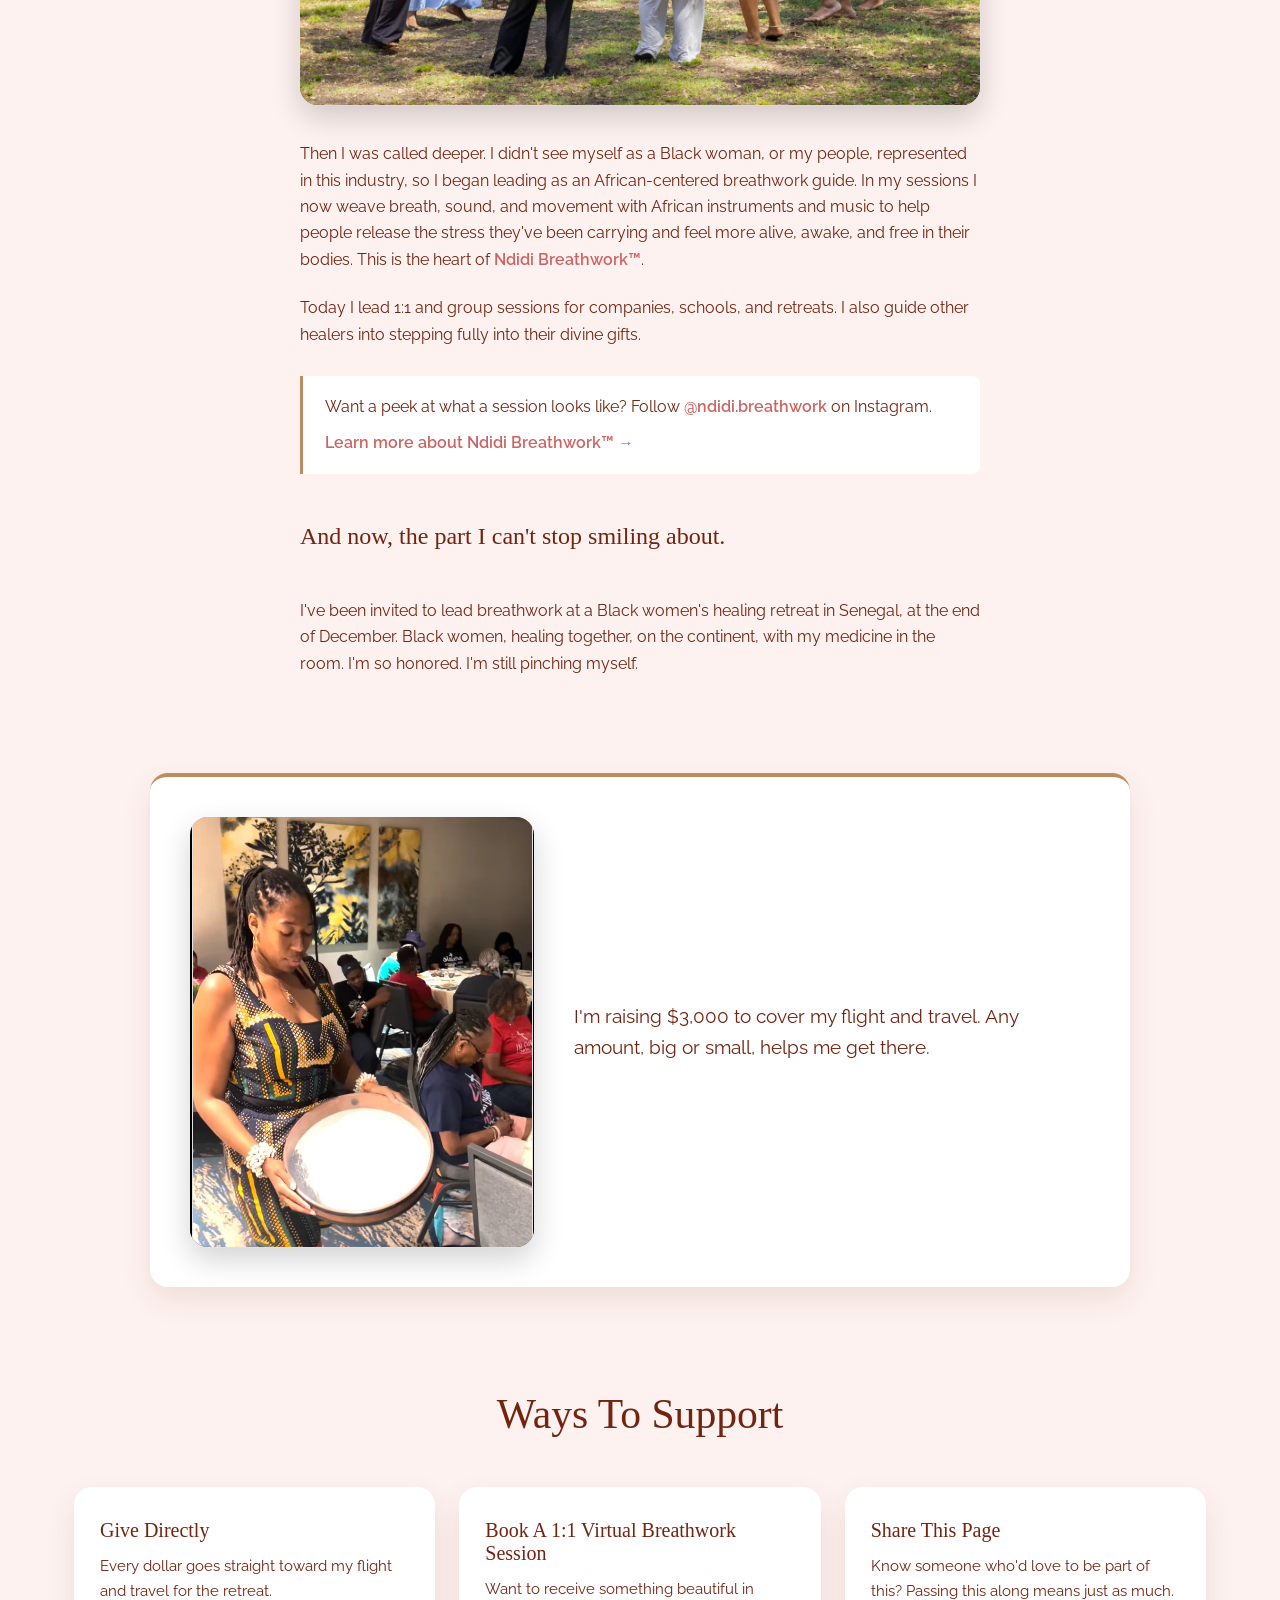
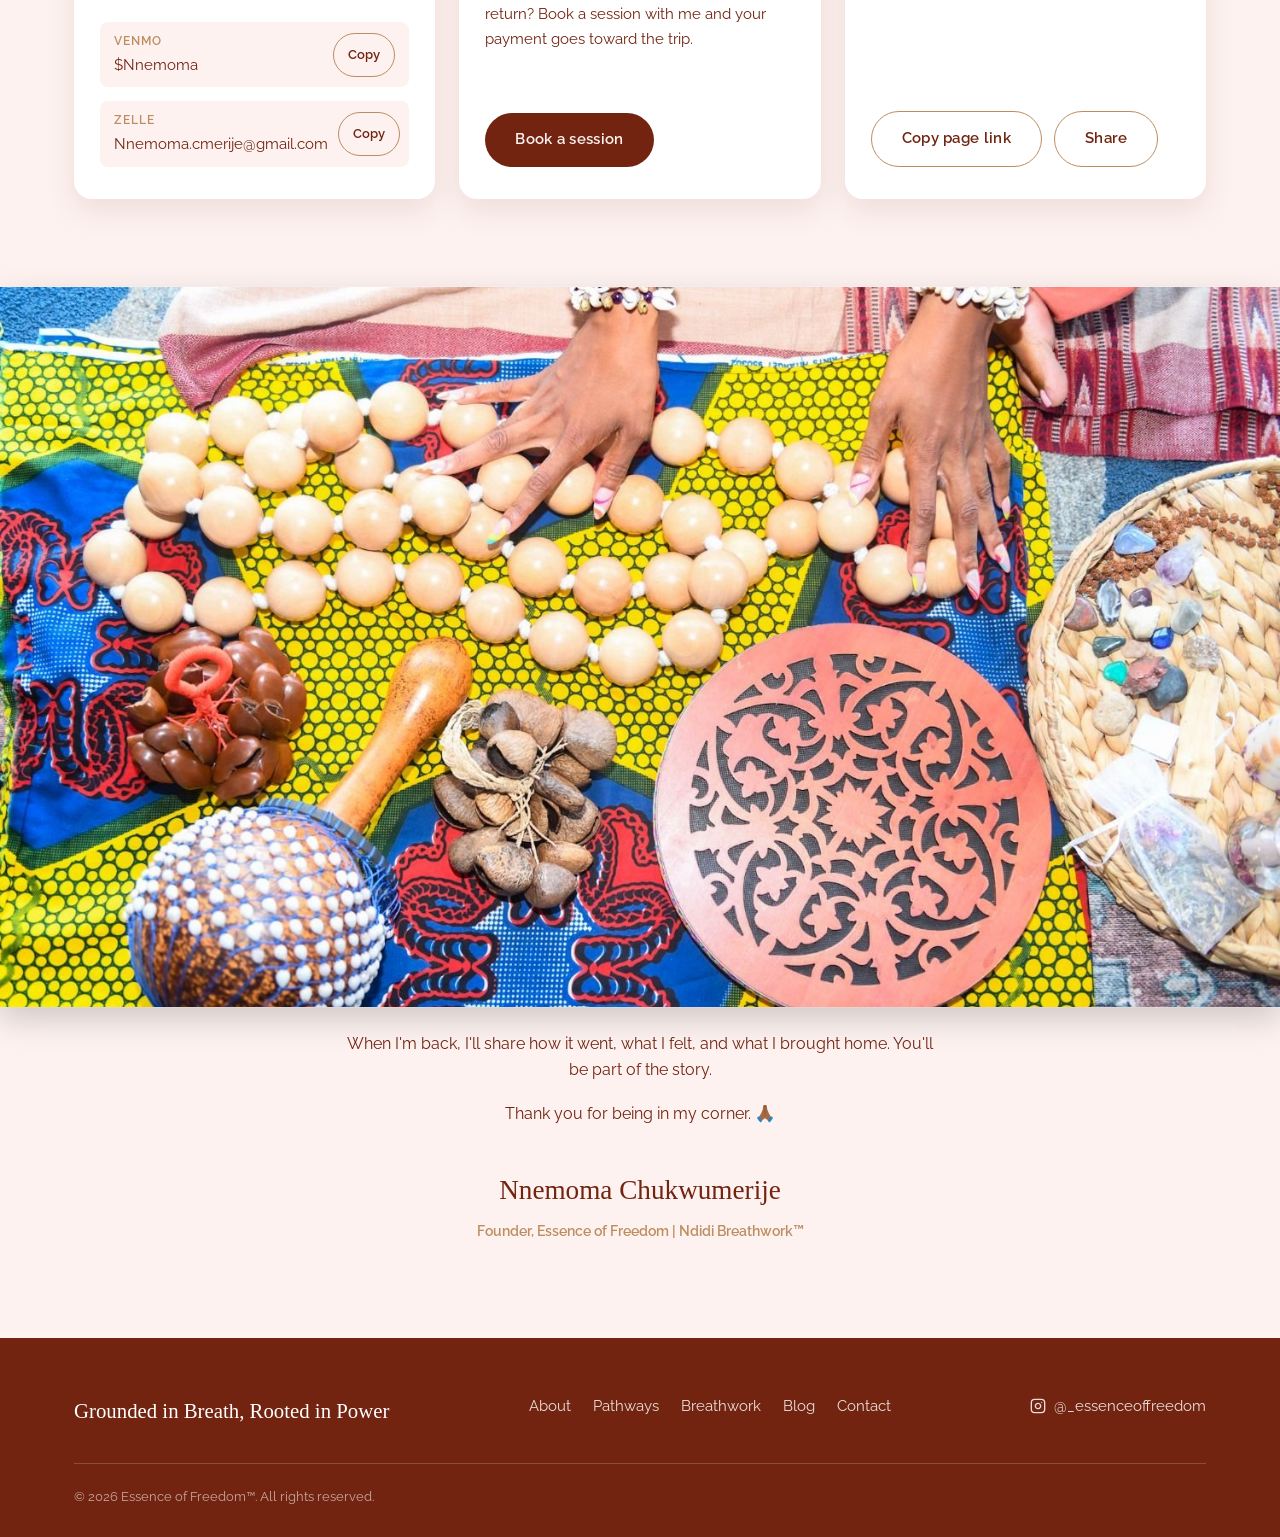
<file: internationalretreat/index.html>
<!DOCTYPE html>
<html lang="en">
<head>
<meta charset="UTF-8">
<meta name="viewport" content="width=device-width, initial-scale=1.0">
<title>Help Me Carry My Gifts Internationally | Nnemoma Chukwumerije</title>
<meta name="description" content="Nnemoma Chukwumerije, African-centered breathwork guide, was invited to lead breathwork at a Black women's healing retreat this December. Support her trip or book a session.">
<!-- This page is shared by direct link only. Remove the line below if you want it to show up in search results. -->
<meta name="robots" content="noindex">
<meta property="og:type" content="website">
<meta property="og:site_name" content="Essence of Freedom™">
<meta property="og:title" content="Help Me Carry My Gifts Internationally | Nnemoma Chukwumerije">
<meta property="og:description" content="Nnemoma Chukwumerije, African-centered breathwork guide, was invited to lead breathwork at a Black women's healing retreat this December. Support her trip or book a session.">
<meta property="og:image" content="https://www.essenceoffree.com/images/internationalretreat/hero-portrait.jpg">
<meta property="og:url" content="https://www.essenceoffree.com/internationalretreat">
<meta name="twitter:card" content="summary_large_image">
<meta name="twitter:title" content="Help Me Carry My Gifts Internationally | Nnemoma Chukwumerije">
<meta name="twitter:description" content="Nnemoma Chukwumerije, African-centered breathwork guide, was invited to lead breathwork at a Black women's healing retreat this December. Support her trip or book a session.">
<meta name="twitter:image" content="https://www.essenceoffree.com/images/internationalretreat/hero-portrait.jpg">
<link rel="preconnect" href="https://fonts.googleapis.com">
<link rel="preconnect" href="https://fonts.gstatic.com" crossorigin>
<link href="https://fonts.googleapis.com/css2?family=Maharlika&family=Raleway:wght@400;500;600;700&display=swap" rel="stylesheet">
<link rel="icon" type="image/png" href="/images/favicon.png">
<link rel="stylesheet" href="/css/style.css?v=5">
<link rel="stylesheet" href="/css/internationalretreat.css?v=3">
</head>
<body class="retreat-page">

<header class="site-header">
  <div class="container header-inner">
    <a href="/index.html" class="logo">Essence of Freedom™</a>
    <nav class="site-nav" id="site-nav">
      <a href="/index.html#about">About</a>
      <a href="/index.html#pathways">Pathways</a>
      <div class="nav-item has-submenu">
        <a href="/breathwork.html" class="nav-link">Breathwork</a>
        <button type="button" class="submenu-toggle" aria-expanded="false" aria-label="Toggle Breathwork submenu">
          <svg width="10" height="6" viewBox="0 0 10 6" fill="none" aria-hidden="true"><path d="M1 1L5 5L9 1" stroke="currentColor" stroke-width="1.5" stroke-linecap="round" stroke-linejoin="round"/></svg>
        </button>
        <div class="submenu">
          <a href="https://calendly.com/nnemoma-essenceoffree/1-1-breathwork-session" target="_blank" rel="noopener">For Individuals</a>
          <a href="/corporatewellness">For Organizations</a>
          <a href="/schools">For Schools</a>
        </div>
      </div>
      <a href="/blog.html">Blog</a>
      <a href="/contact.html">Contact</a>
      <a href="/index.html#pathways" class="btn btn-primary nav-cta">Work With Me</a>
    </nav>
    <button class="hamburger" id="hamburger-btn" aria-label="Toggle menu" aria-expanded="false">
      <span></span><span></span><span></span>
    </button>
  </div>
</header>

<main>

  <!-- ============ HERO ============ -->
  <section class="retreat-hero">
    <div class="container retreat-hero-grid">
      <div class="retreat-hero-copy">
        <span class="eyebrow">A note from Nnemoma Chukwumerije, founder of Essence of Freedom</span>
        <h1>Help Me Carry My Gifts Internationally</h1>
        <p class="lead">I've been invited to lead breathwork at a Black women's healing retreat internationally this December. I'd love for you to be part of getting me there.</p>
        <div class="retreat-hero-ctas">
          <a href="#support" class="btn btn-primary">Support the trip</a>
          <a href="#story" class="btn btn-outline">Read my story</a>
        </div>
      </div>
      <div class="retreat-hero-photo">
        <div class="img-ph">
          <img src="/images/internationalretreat/hero-portrait.jpg" alt="Nnemoma sitting with her eyes closed and a hand over her heart, ocean and cliffs in the background" width="1400" height="1495">
          <div class="ph-label">Nnemoma, Portrait<small>hero-portrait.jpg</small></div>
        </div>
      </div>
    </div>
  </section>

  <!-- ============ STORY ============ -->
  <section id="story" class="retreat-story">
    <div class="container">
      <div class="retreat-story-col">
        <p class="greeting">Hi, I'm Nnemoma.</p>

        <p>A few years ago I was working in corporate, and if you knew me then, you might not have guessed how burnt out I was. On the outside I was doing fine, but inside I was beyond exhausted, and I had a quiet feeling that I wasn't meant to stay there.</p>

        <p>So I started asking for divine guidance about what was next, and I'm so grateful I listened, because a layoff led me out of that world and into becoming a breathwork facilitator.</p>

        <p>Once I learned to work with my breath, I quickly felt clearer, more grounded, and calmer in my own body, and before long I knew I was meant to share it with other people.</p>

        <p>Leaving a known path wasn't easy, but it's one of the best decisions I've ever made, and I'm so glad you're here for what comes next.</p>

        <figure class="retreat-photo-wide">
          <div class="img-ph">
            <img src="/images/internationalretreat/session-action.jpg" alt="Nnemoma and a group dancing together in a circle outdoors among eucalyptus trees" width="1500" height="1000" loading="lazy">
            <div class="ph-label">Session In Action<small>session-action.jpg</small></div>
          </div>
          <figcaption></figcaption>
        </figure>

        <p>Then I was called deeper. I didn't see myself as a Black woman, or my people, represented in this industry, so I began leading as an African-centered breathwork guide. In my sessions I now weave breath, sound, and movement with African instruments and music to help people release the stress they've been carrying and feel more alive, awake, and free in their bodies. This is the heart of <a href="/breathwork.html">Ndidi Breathwork™</a>.</p>

        <p>Today I lead 1:1 and group sessions for companies, schools, and retreats. I also guide other healers into stepping fully into their divine gifts.</p>

        <div class="retreat-callout">
          <p>Want a peek at what a session looks like? Follow <a href="https://www.instagram.com/ndidi.breathwork/" target="_blank" rel="noopener noreferrer">@ndidi.breathwork</a> on Instagram.</p>
          <p><a href="/breathwork.html">Learn more about Ndidi Breathwork™ →</a></p>
        </div>

        <p class="retreat-reveal">And now, the part I can't stop smiling about.</p>

        <p>I've been invited to lead breathwork at a Black women's healing retreat in Senegal, at the end of December. Black women, healing together, on the continent, with my medicine in the room. I'm so honored. I'm still pinching myself.</p>
      </div>
    </div>
  </section>

  <!-- ============ THE ASK ============ -->
  <section class="retreat-ask">
    <div class="container">
      <div class="retreat-ask-card">
        <div class="retreat-ask-photo">
          <div class="img-ph">
            <img src="/images/internationalretreat/personal-candid.jpg" alt="Nnemoma carrying a drum through a room at an event, smiling" width="686" height="1116" loading="lazy">
            <div class="ph-label">Nnemoma, Candid<small>personal-candid.jpg</small></div>
          </div>
        </div>
        <div class="retreat-ask-text">
          <p>I'm raising $3,000 to cover my flight and travel. Any amount, big or small, helps me get there.</p>
        </div>
      </div>
    </div>
  </section>

  <!-- ============ WAYS TO SUPPORT ============ -->
  <section id="support" class="retreat-support">
    <div class="container">
      <div class="section-head">
        <h2>Ways To Support</h2>
      </div>

      <div class="support-grid">
        <div class="support-card">
          <h3>Give Directly</h3>
          <p>Every dollar goes straight toward my flight and travel for the retreat.</p>

          <div class="copy-row">
            <span class="copy-row-text"><strong>Venmo</strong><a href="https://venmo.com/u/Nnemoma" target="_blank" rel="noopener">$Nnemoma</a></span>
            <button type="button" class="copy-btn" data-copy="$Nnemoma" aria-live="polite">Copy</button>
          </div>
          <div class="copy-row">
            <span class="copy-row-text"><strong>Zelle</strong>Nnemoma.cmerije@gmail.com</span>
            <button type="button" class="copy-btn" data-copy="Nnemoma.cmerije@gmail.com" aria-live="polite">Copy</button>
          </div>
        </div>

        <div class="support-card">
          <h3>Book A 1:1 Virtual Breathwork Session</h3>
          <p>Want to receive something beautiful in return? Book a session with me and your payment goes toward the trip.</p>
          <a href="https://calendly.com/nnemoma-essenceoffree/1-1-breathwork-session" target="_blank" rel="noopener" class="btn btn-primary">Book a session</a>
        </div>

        <div class="support-card">
          <h3>Share This Page</h3>
          <p>Know someone who'd love to be part of this? Passing this along means just as much.</p>
          <div class="share-actions">
            <button type="button" class="btn btn-outline" data-copy="https://www.essenceoffree.com/internationalretreat" aria-live="polite">Copy page link</button>
            <button type="button" id="share-page-btn" class="btn btn-outline">Share</button>
          </div>
        </div>
      </div>
    </div>
  </section>

  <!-- ============ CEREMONY BANNER ============ -->
  <section class="retreat-banner">
    <div class="img-ph">
      <img src="/images/internationalretreat/ceremony-banner.jpg" alt="Beaded necklaces, shakers, kola nuts, and a basket of stones laid out on African print fabric" width="1500" height="978" loading="lazy">
      <div class="ph-label">Ceremony Items<small>ceremony-banner.jpg</small></div>
    </div>
  </section>

  <!-- ============ CLOSING ============ -->
  <section class="retreat-closing">
    <div class="container">
      <div class="retreat-closing-col">
        <p>When I'm back, I'll share how it went, what I felt, and what I brought home. You'll be part of the story.</p>
        <p>Thank you for being in my corner. 🙏🏾</p>

        <div class="retreat-signature">
          <div class="sig-name">Nnemoma Chukwumerije</div>
          <span class="sig-role">Founder, Essence of Freedom | Ndidi Breathwork™</span>
        </div>
      </div>
    </div>
  </section>

</main>

<footer class="site-footer">
  <div class="container">
    <div class="footer-top">
      <div class="footer-tagline">Grounded in Breath, Rooted in Power</div>
      <nav class="footer-nav">
        <a href="/index.html#about">About</a>
        <a href="/index.html#pathways">Pathways</a>
        <a href="/breathwork.html">Breathwork</a>
        <a href="/blog.html">Blog</a>
        <a href="/contact.html">Contact</a>
      </nav>
      <div class="footer-social">
        <a href="https://www.instagram.com/_essenceoffreedom/" target="_blank" rel="noopener">
          <svg width="16" height="16" viewBox="0 0 24 24" fill="none" stroke="currentColor" stroke-width="2" stroke-linecap="round" stroke-linejoin="round" aria-hidden="true"><rect x="2" y="2" width="20" height="20" rx="5" ry="5"></rect><path d="M16 11.37A4 4 0 1 1 12.63 8 4 4 0 0 1 16 11.37z"></path><line x1="17.5" y1="6.5" x2="17.5" y2="6.5"></line></svg>
          @_essenceoffreedom
        </a>
      </div>
    </div>
    <div class="footer-bottom">
      <span>&copy; 2026 Essence of Freedom™. All rights reserved.</span>
    </div>
  </div>
</footer>

<script src="/js/main.js"></script>
<script src="/js/internationalretreat.js"></script>
</body>
</html>
</file>
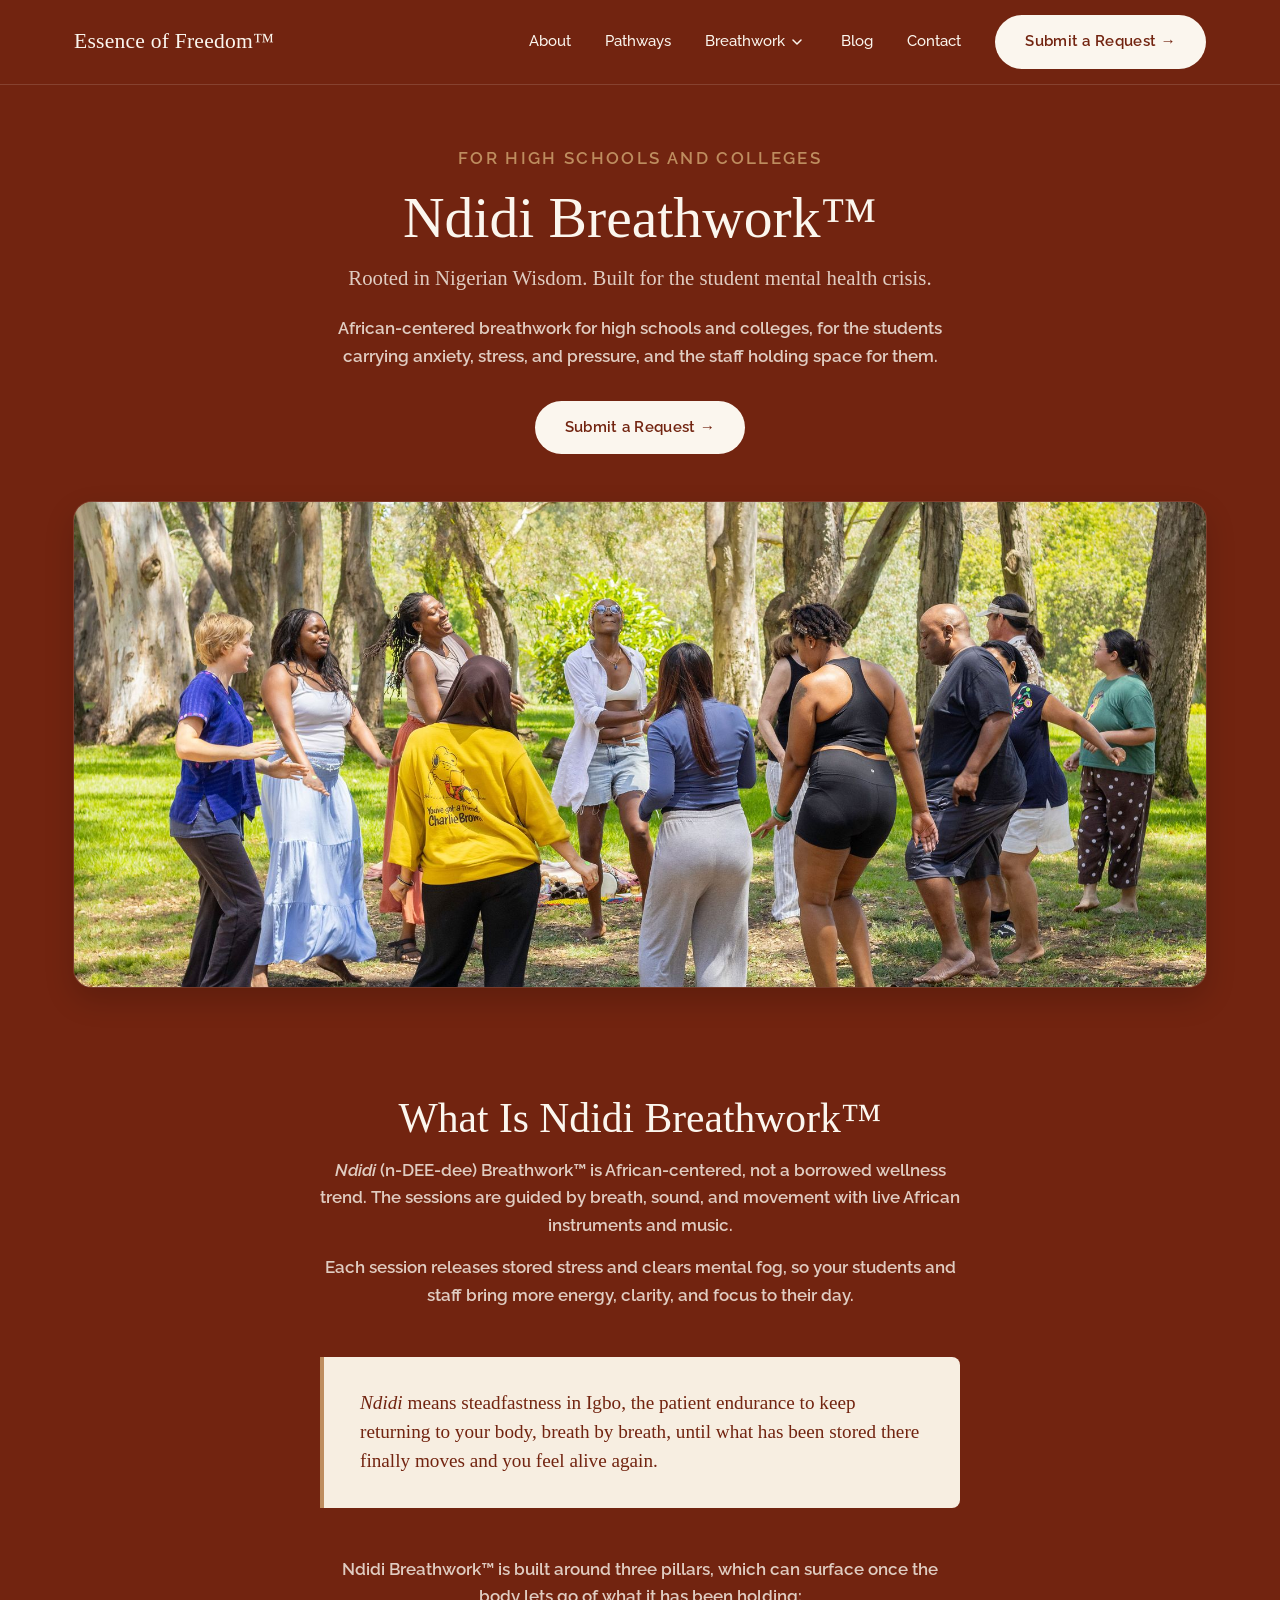
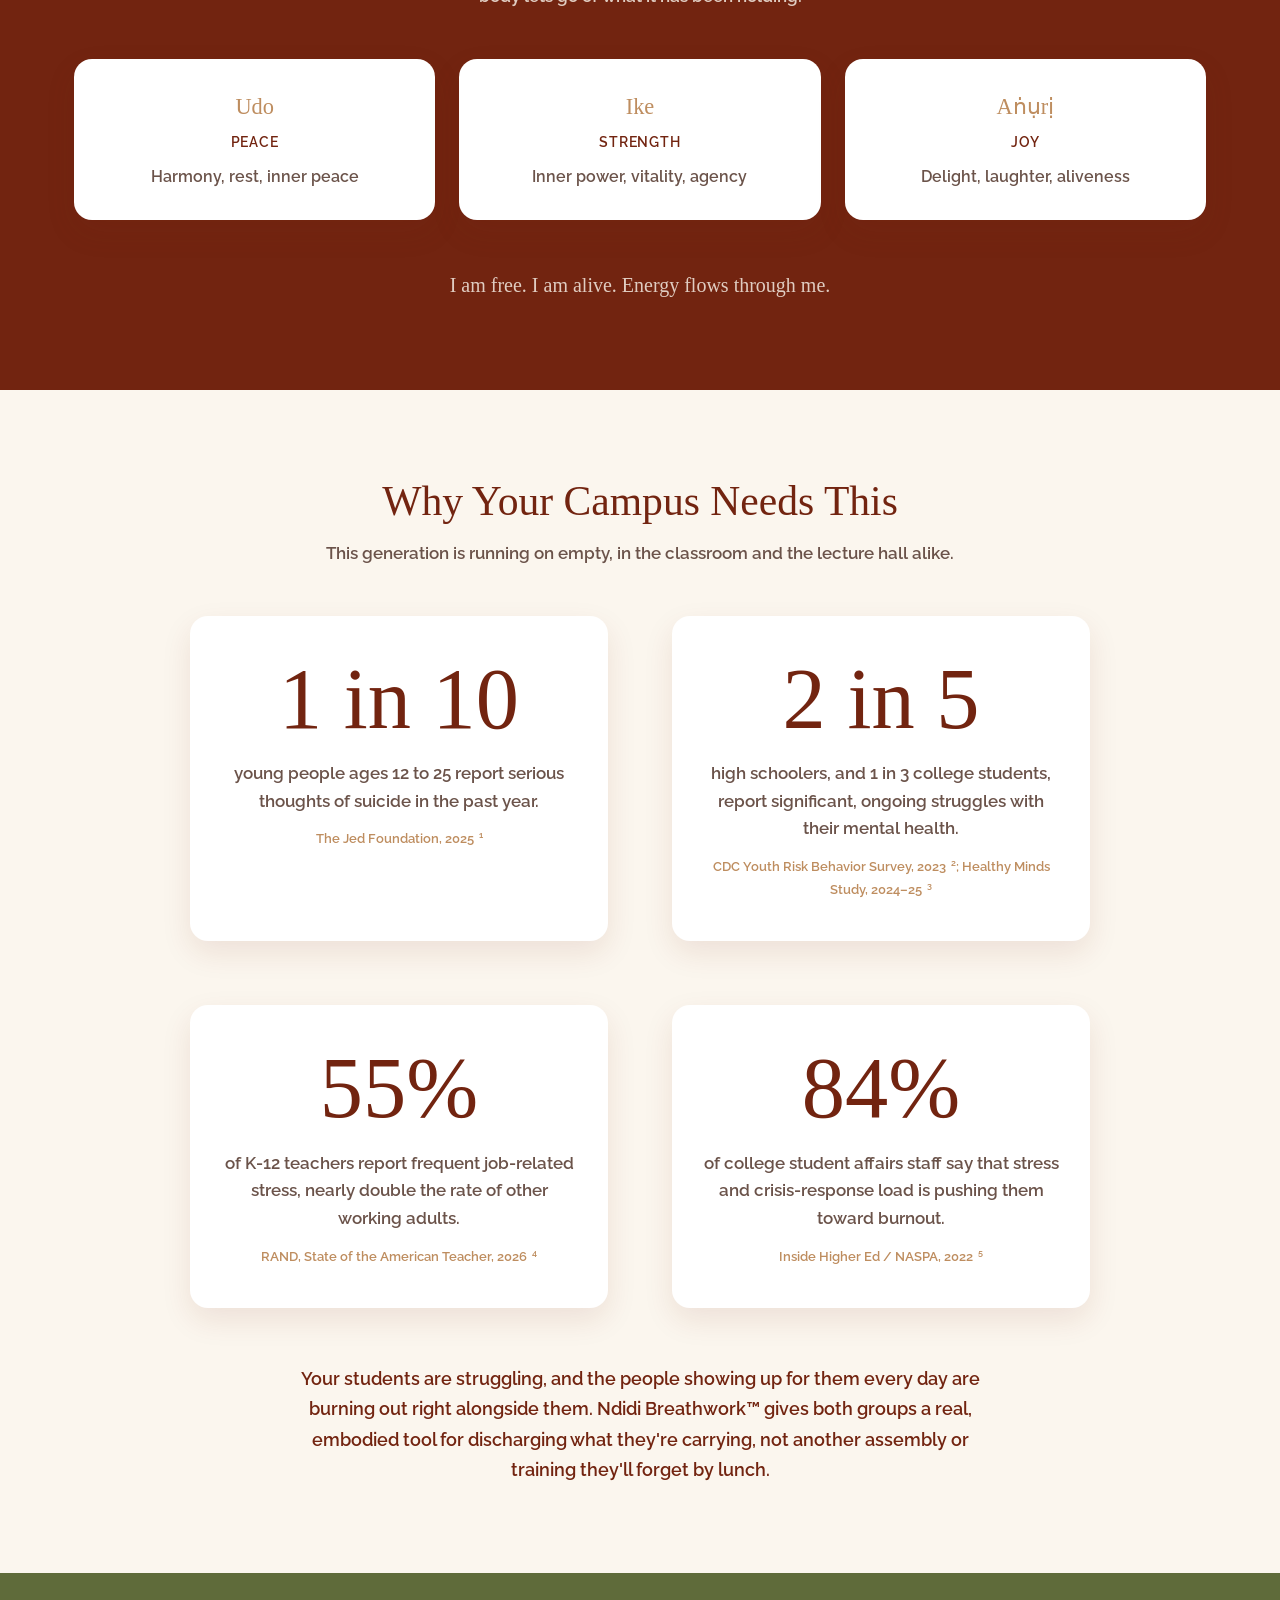
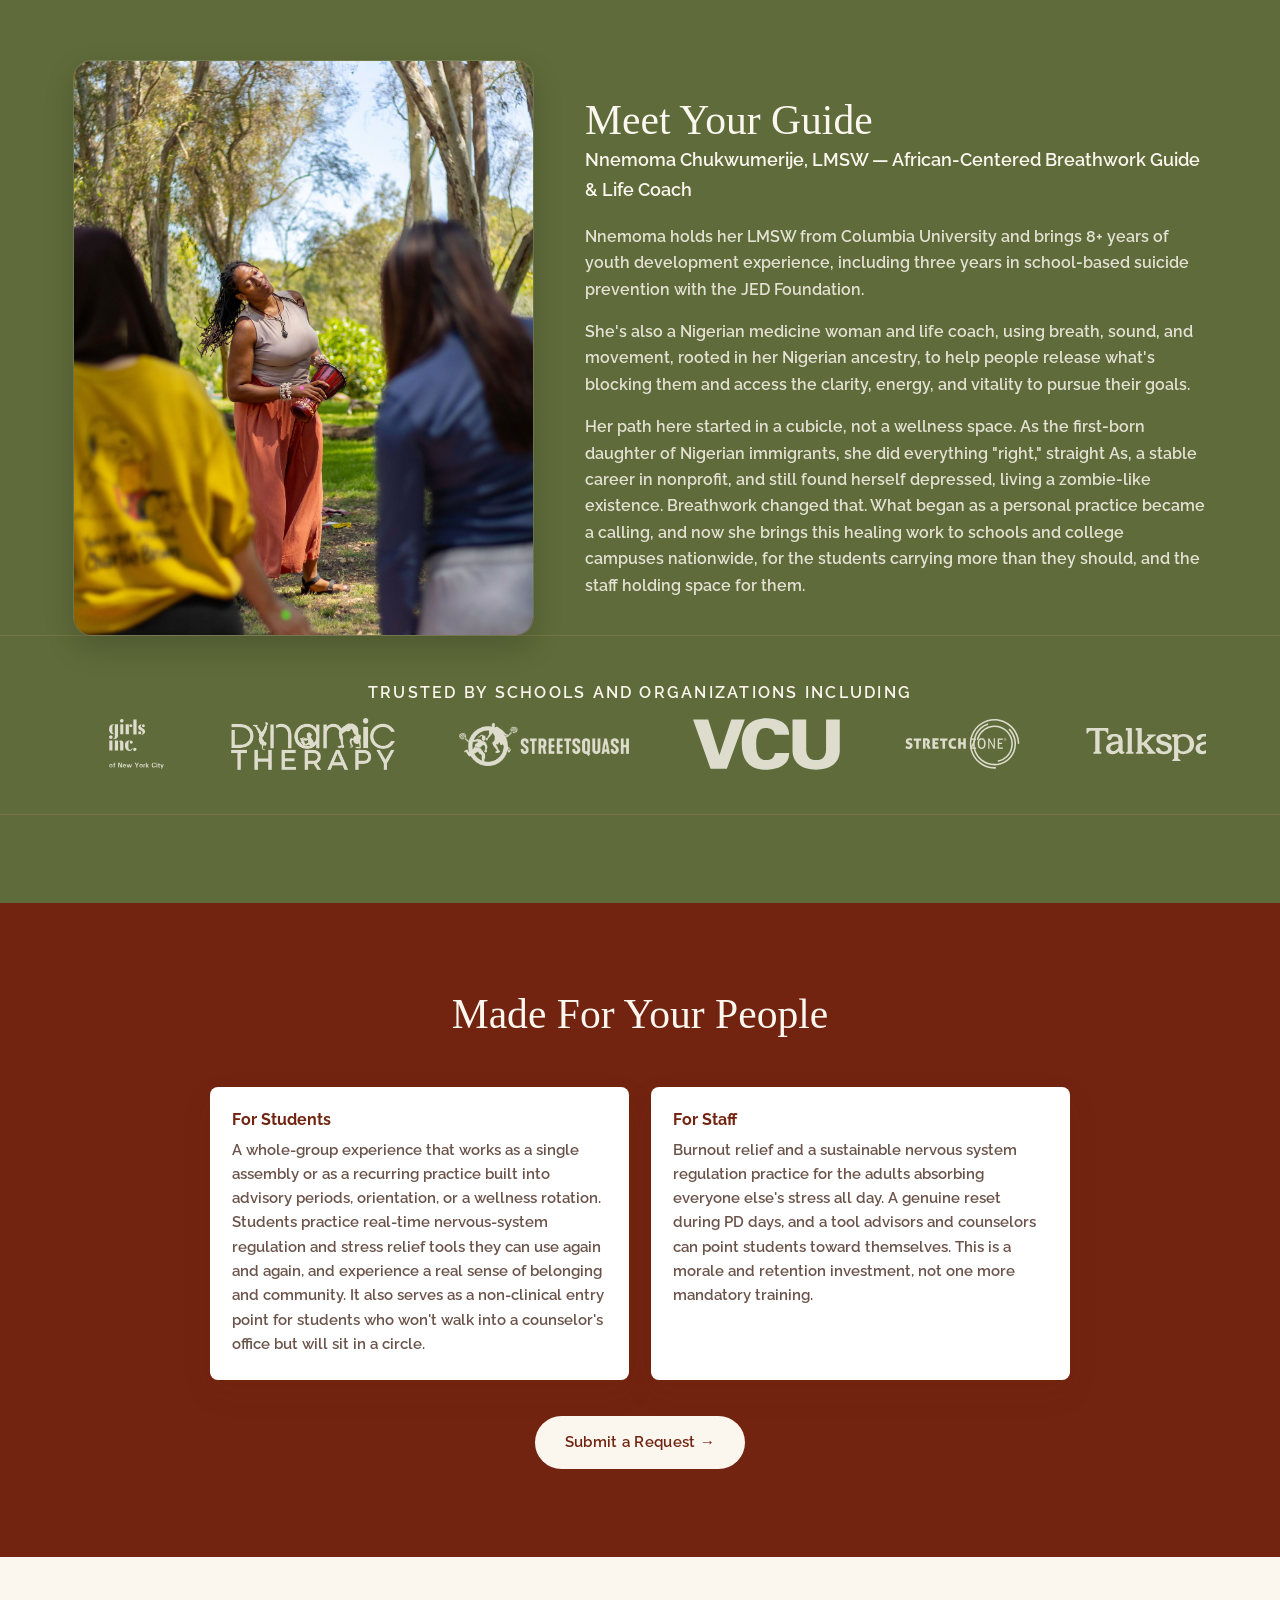
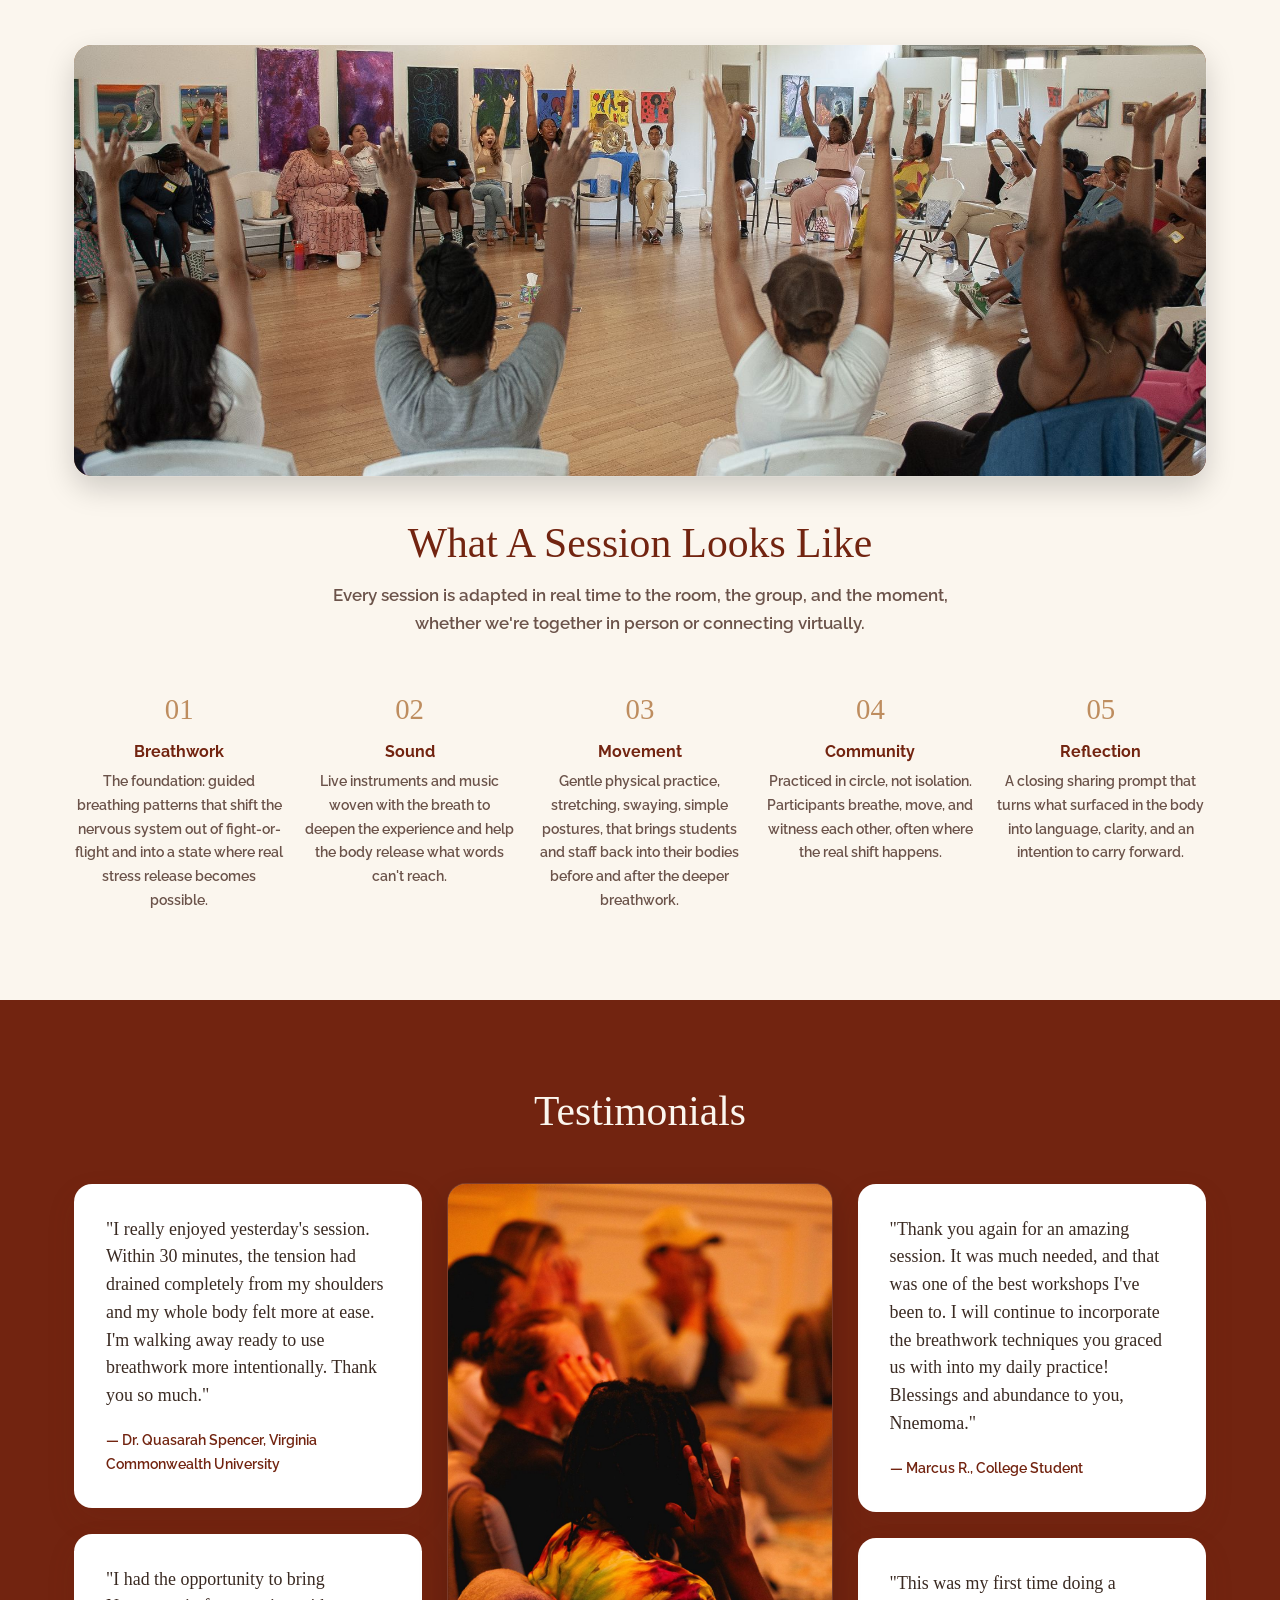
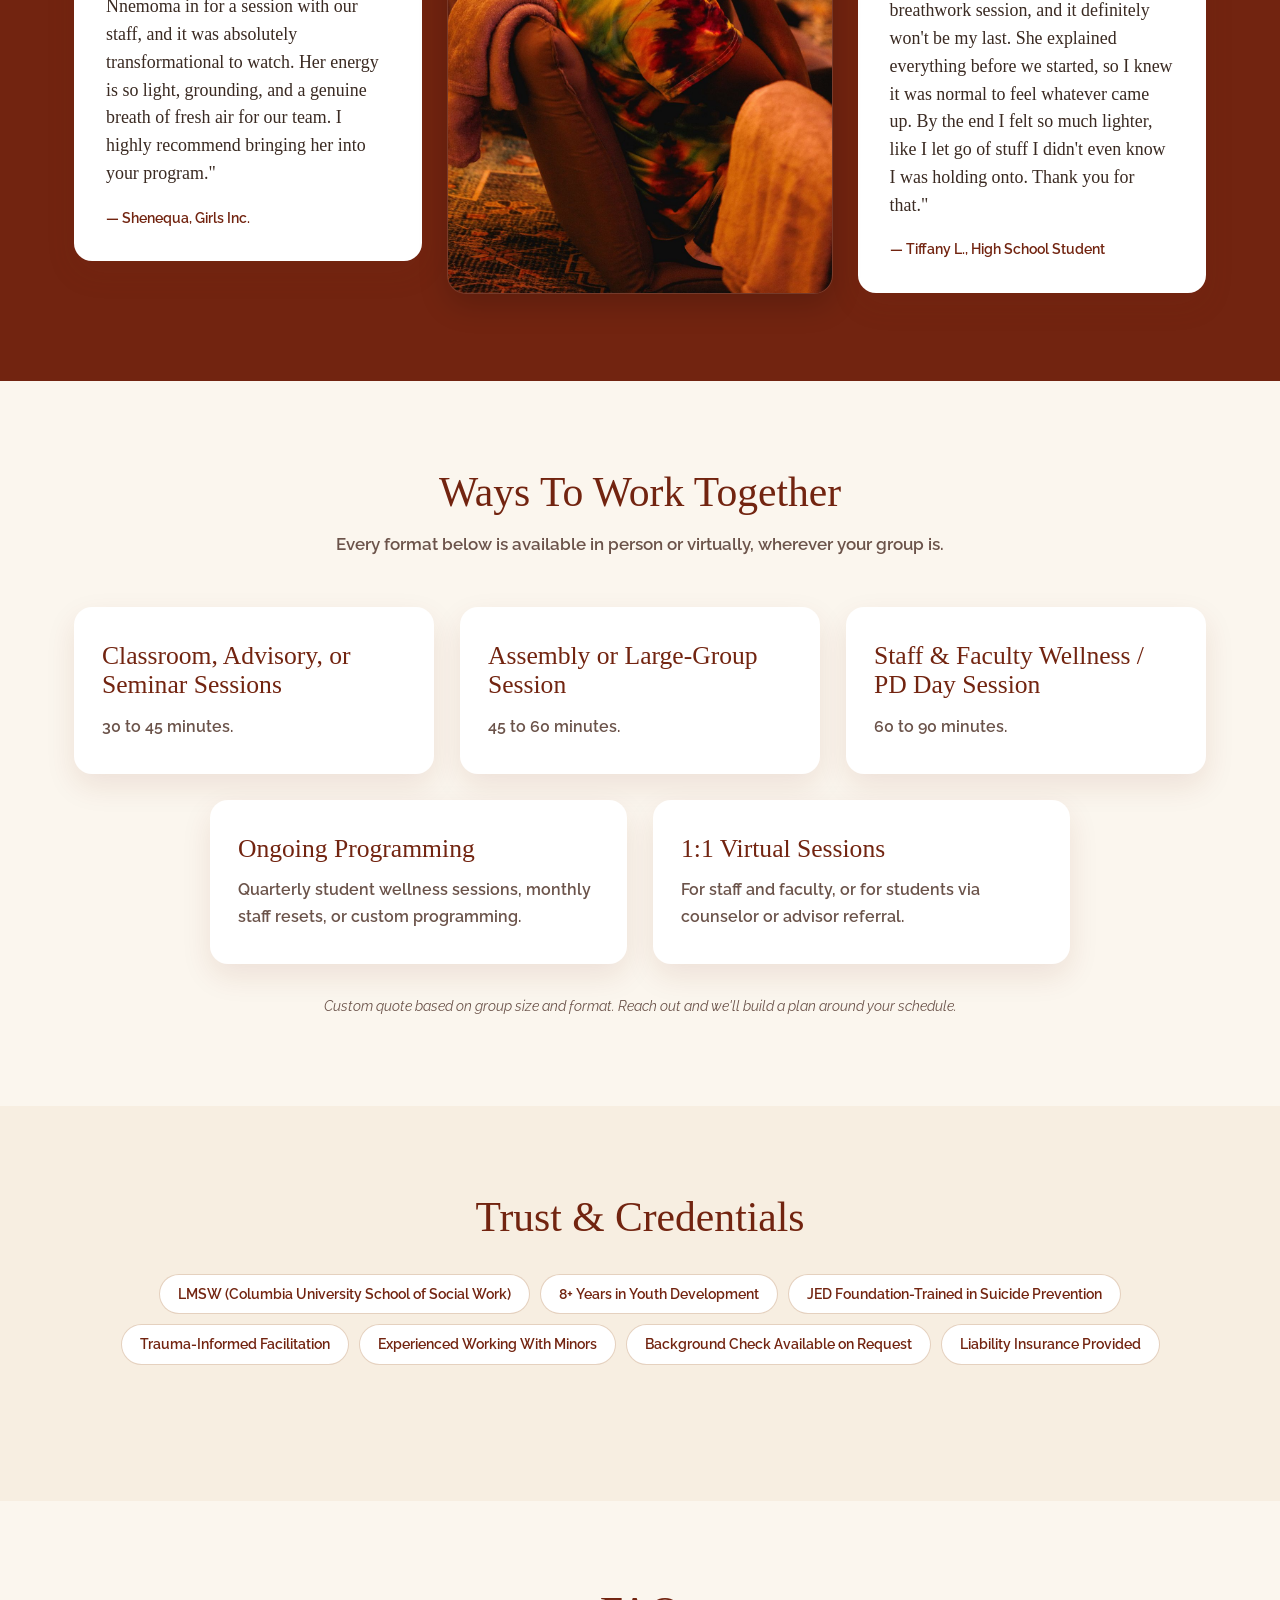
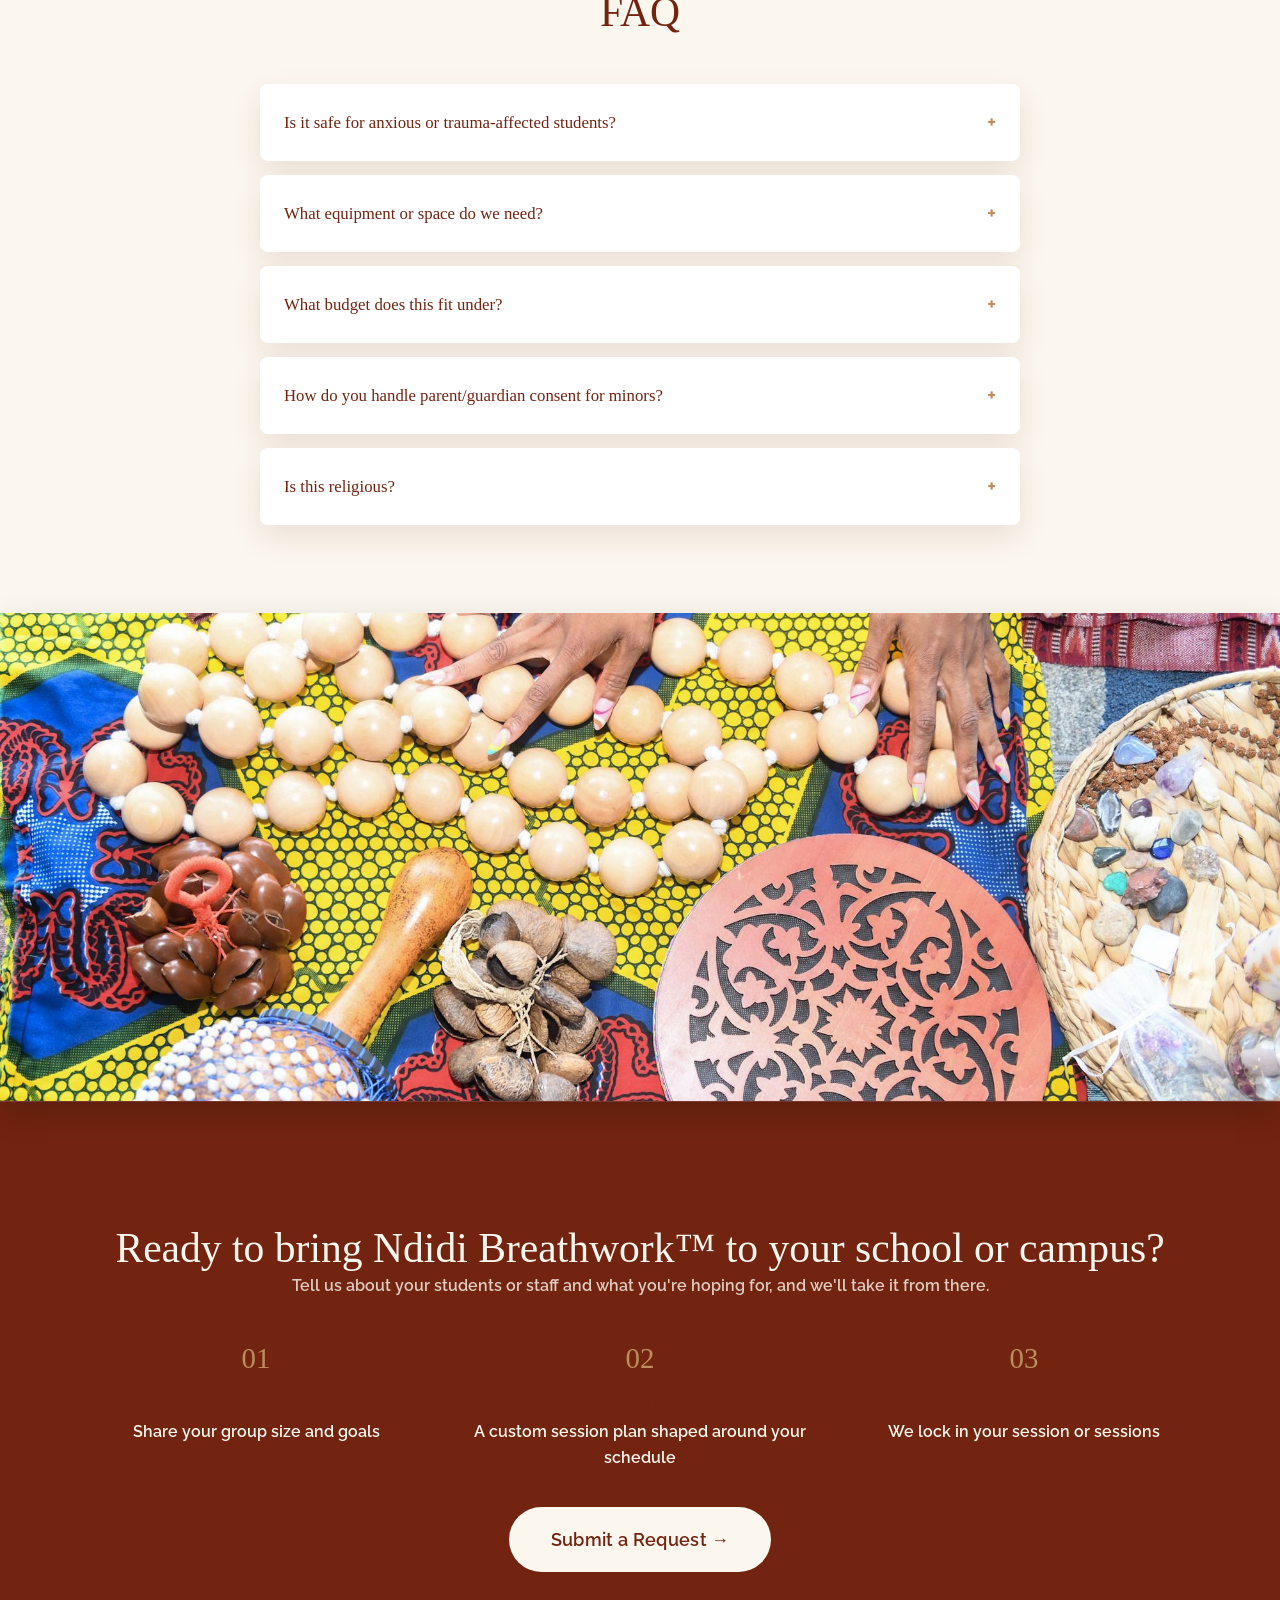
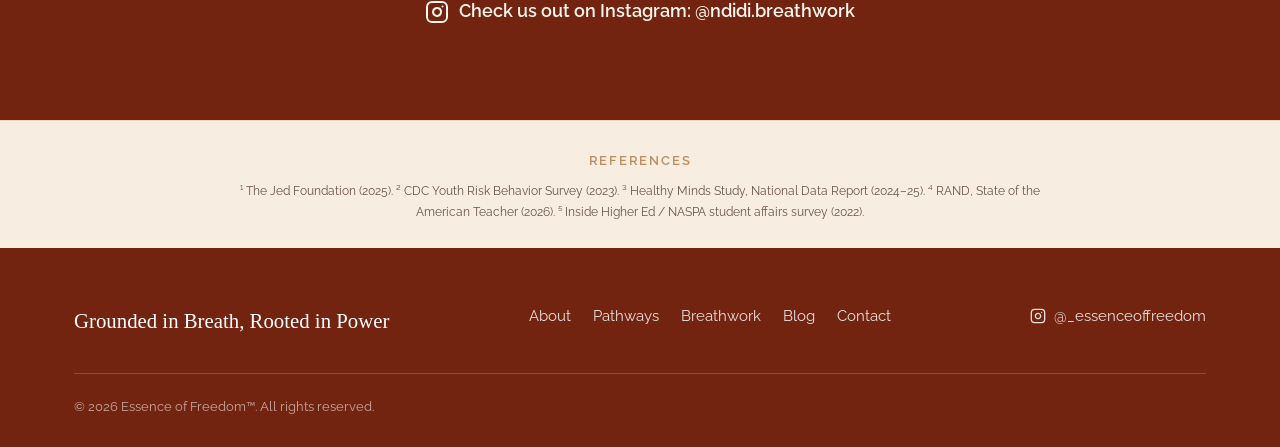
<file: schools/index.html>
<!DOCTYPE html>
<html lang="en">
<head>
<meta charset="UTF-8">
<meta name="viewport" content="width=device-width, initial-scale=1.0">
<title>Ndidi Breathwork™ for Schools and Colleges | Essence of Freedom</title>
<meta name="description" content="African-centered breathwork for high schools and colleges. Support student mental health and staff burnout with breath, sound, and movement, in person or virtual.">
<meta property="og:type" content="website">
<meta property="og:site_name" content="Essence of Freedom™">
<meta property="og:title" content="Ndidi Breathwork™ for Schools and Colleges | Essence of Freedom">
<meta property="og:description" content="African-centered breathwork for high schools and colleges. Support student mental health and staff burnout with breath, sound, and movement, in person or virtual.">
<meta property="og:image" content="https://www.essenceoffree.com/images/breathwork-hero.jpg">
<meta property="og:url" content="https://www.essenceoffree.com/schools">
<meta name="twitter:card" content="summary_large_image">
<meta name="twitter:title" content="Ndidi Breathwork™ for Schools and Colleges | Essence of Freedom">
<meta name="twitter:description" content="African-centered breathwork for high schools and colleges. Support student mental health and staff burnout with breath, sound, and movement, in person or virtual.">
<meta name="twitter:image" content="https://www.essenceoffree.com/images/breathwork-hero.jpg">
<link rel="preconnect" href="https://fonts.googleapis.com">
<link rel="preconnect" href="https://fonts.gstatic.com" crossorigin>
<link href="https://fonts.googleapis.com/css2?family=Maharlika&family=Raleway:wght@400;500;600;700&display=swap" rel="stylesheet">
<link rel="icon" type="image/png" href="/images/favicon.png">
<link rel="stylesheet" href="/css/style.css?v=5">
<script type="application/ld+json">
{
  "@context": "https://schema.org",
  "@type": "FAQPage",
  "mainEntity": [
    {
      "@type": "Question",
      "name": "Is it safe for anxious or trauma-affected students?",
      "acceptedAnswer": {
        "@type": "Answer",
        "text": "Yes — sessions are trauma-informed and paced by the group, and participation in any part is always optional."
      }
    },
    {
      "@type": "Question",
      "name": "What equipment or space do we need?",
      "acceptedAnswer": {
        "@type": "Answer",
        "text": "A room where people can sit comfortably, chairs or floor, ideally in a circle. Depending on group size, audio support may be required for music."
      }
    },
    {
      "@type": "Question",
      "name": "What budget does this fit under?",
      "acceptedAnswer": {
        "@type": "Answer",
        "text": "This work fits directly into budgets many schools and colleges already have: Social-Emotional Learning (SEL) initiatives and MTSS/tiered support frameworks in K-12, and student wellness, belonging, and retention initiatives in higher ed. If your institution already funds mental health programming, professional development, or student life initiatives, Ndidi Breathwork™ fits into that line, not a new category to justify."
      }
    },
    {
      "@type": "Question",
      "name": "How do you handle parent/guardian consent for minors?",
      "acceptedAnswer": {
        "@type": "Answer",
        "text": "Nnemoma works with your team to communicate session content to parents and guardians in advance and to honor any opt-outs. Nothing is mandatory — every practice is offered as an invitation."
      }
    },
    {
      "@type": "Question",
      "name": "Is this religious?",
      "acceptedAnswer": {
        "@type": "Answer",
        "text": "No. It's rooted in Nigerian cultural tradition, not tied to any religious practice or belief system, and welcoming to people of all backgrounds."
      }
    }
  ]
}
</script>
</head>
<body class="page-corporate page-schools">

<header class="site-header">
  <div class="container header-inner">
    <a href="/index.html" class="logo">Essence of Freedom™</a>
    <nav class="site-nav" id="site-nav">
      <a href="/index.html#about">About</a>
      <a href="/index.html#pathways">Pathways</a>
      <div class="nav-item has-submenu">
        <a href="/breathwork.html" class="nav-link">Breathwork</a>
        <button type="button" class="submenu-toggle" aria-expanded="false" aria-label="Toggle Breathwork submenu">
          <svg width="10" height="6" viewBox="0 0 10 6" fill="none" aria-hidden="true"><path d="M1 1L5 5L9 1" stroke="currentColor" stroke-width="1.5" stroke-linecap="round" stroke-linejoin="round"/></svg>
        </button>
        <div class="submenu">
          <a href="https://calendly.com/nnemoma-essenceoffree/1-1-breathwork-session" target="_blank" rel="noopener">For Individuals</a>
          <a href="/corporatewellness">For Organizations</a>
          <a href="/schools">For Schools</a>
        </div>
      </div>
      <a href="/blog.html">Blog</a>
      <a href="/contact.html">Contact</a>
      <a href="https://forms.gle/Xy9LPUsFKpya6npB6" target="_blank" rel="noopener" class="btn btn-primary nav-cta">Submit a Request →</a>
    </nav>
    <button class="hamburger" id="hamburger-btn" aria-label="Toggle menu" aria-expanded="false">
      <span></span><span></span><span></span>
    </button>
  </div>
</header>

<main>

  <!-- ============ HERO ============ -->
  <section class="page-hero section-dark">
    <div class="container">
      <span class="eyebrow">For High Schools and Colleges</span>
      <h1>Ndidi Breathwork™</h1>
      <p class="subhead">Rooted in Nigerian Wisdom. Built for the student mental health crisis.</p>
      <p class="lead">African-centered breathwork for high schools and colleges, for the students carrying anxiety, stress, and pressure, and the staff holding space for them.</p>
      <div class="page-hero-ctas">
        <a href="https://forms.gle/Xy9LPUsFKpya6npB6" target="_blank" rel="noopener" class="btn btn-primary">Submit a Request →</a>
      </div>
      <div class="page-hero-image">
        <div class="img-ph">
          <img src="/images/breathwork-hero.jpg" alt="Outdoor group breathwork session with a team, arms raised">
          <div class="ph-label">Group Session, Outdoors<small>breathwork-hero.jpg</small></div>
        </div>
      </div>
    </div>
  </section>

  <!-- ============ WHAT IS NDIDI ============ -->
  <section class="section section-dark">
    <div class="container">
      <div class="section-head">
        <h2>What Is Ndidi Breathwork™</h2>
        <p><em>Ndidi</em> (n-DEE-dee) Breathwork™ is African-centered, not a borrowed wellness trend. The sessions are guided by breath, sound, and movement with live African instruments and music.</p>
        <p>Each session releases stored stress and clears mental fog, so your students and staff bring more energy, clarity, and focus to their day.</p>
      </div>

      <blockquote class="founder-quote quote-box">
        <em>Ndidi</em> means steadfastness in Igbo, the patient endurance to keep returning to your body, breath by breath, until what has been stored there finally moves and you feel alive again.
      </blockquote>

      <div class="section-head">
        <p>Ndidi Breathwork™ is built around three pillars, which can surface once the body lets go of what it has been holding:</p>
      </div>

      <div class="pillars-grid">
        <div class="pillar-card">
          <span class="pillar-word">Udo</span>
          <span class="pillar-eng">Peace</span>
          <p>Harmony, rest, inner peace</p>
        </div>
        <div class="pillar-card">
          <span class="pillar-word">Ike</span>
          <span class="pillar-eng">Strength</span>
          <p>Inner power, vitality, agency</p>
        </div>
        <div class="pillar-card">
          <span class="pillar-word">Aṅụrị</span>
          <span class="pillar-eng">Joy</span>
          <p>Delight, laughter, aliveness</p>
        </div>
      </div>

      <p class="affirmation">
        I am free. I am alive. Energy flows through me.
      </p>
    </div>
  </section>

  <!-- ============ WHY YOUR CAMPUS NEEDS THIS ============ -->
  <section class="section section-alt">
    <div class="container">
      <div class="section-head">
        <h2>Why Your Campus Needs This</h2>
        <p>This generation is running on empty, in the classroom and the lecture hall alike.</p>
      </div>

      <div class="stat-grid">
        <div class="stat-tile">
          <span class="stat-number">1 in 10</span>
          <p>young people ages 12 to 25 report serious thoughts of suicide in the past year.</p>
          <span class="stat-source">The Jed Foundation, 2025 <sup>1</sup></span>
        </div>
        <div class="stat-tile">
          <span class="stat-number">2 in 5</span>
          <p>high schoolers, and 1 in 3 college students, report significant, ongoing struggles with their mental health.</p>
          <span class="stat-source">CDC Youth Risk Behavior Survey, 2023 <sup>2</sup>; Healthy Minds Study, 2024&ndash;25 <sup>3</sup></span>
        </div>
        <div class="stat-tile">
          <span class="stat-number">55%</span>
          <p>of K-12 teachers report frequent job-related stress, nearly double the rate of other working adults.</p>
          <span class="stat-source">RAND, State of the American Teacher, 2026 <sup>4</sup></span>
        </div>
        <div class="stat-tile">
          <span class="stat-number">84%</span>
          <p>of college student affairs staff say that stress and crisis-response load is pushing them toward burnout.</p>
          <span class="stat-source">Inside Higher Ed / NASPA, 2022 <sup>5</sup></span>
        </div>
      </div>

      <p class="tier-note tier-note-narrow tier-note-emphasis">Your students are struggling, and the people showing up for them every day are burning out right alongside them. Ndidi Breathwork™ gives both groups a real, embodied tool for discharging what they're carrying, not another assembly or training they'll forget by lunch.</p>
    </div>
  </section>

  <!-- ============ MEET YOUR GUIDE ============ -->
  <section class="section section-olive">
    <div class="container guide-grid">
      <div class="guide-image">
        <div class="img-ph">
          <img src="/images/meet-your-guide2.jpg" alt="Nnemoma Chukwumerije leading a breathwork session outdoors">
          <div class="ph-label">Nnemoma, Guide<small>meet-your-guide2.jpg</small></div>
        </div>
      </div>
      <div class="guide-copy">
        <h2>Meet Your Guide</h2>
        <span class="role">Nnemoma Chukwumerije, LMSW — African-Centered Breathwork Guide &amp; Life Coach</span>
        <p>Nnemoma holds her LMSW from Columbia University and brings 8+ years of youth development experience, including three years in school-based suicide prevention with the JED Foundation.</p>
        <p>She's also a Nigerian medicine woman and life coach, using breath, sound, and movement, rooted in her Nigerian ancestry, to help people release what's blocking them and access the clarity, energy, and vitality to pursue their goals.</p>
        <p>Her path here started in a cubicle, not a wellness space. As the first-born daughter of Nigerian immigrants, she did everything "right," straight As, a stable career in nonprofit, and still found herself depressed, living a zombie-like existence. Breathwork changed that. What began as a personal practice became a calling, and now she brings this healing work to schools and college campuses nationwide, for the students carrying more than they should, and the staff holding space for them.</p>
      </div>
    </div>

    <div class="logo-band">
      <div class="container">
        <span class="eyebrow">Trusted by schools and organizations including</span>
        <div class="logo-marquee" aria-hidden="true">
          <div class="logo-track">
            <div class="logo-group">
              <div class="logo-item"><img src="/images/logo-girlsinc.svg" alt="Girls Inc NYC logo"></div>
              <div class="logo-item"><img src="/images/logo-dynamictherapy.png" alt="Dynamic Therapy logo"></div>
              <div class="logo-item"><img src="/images/logo-streetsquash.png" alt="StreetSquash logo"></div>
              <div class="logo-item"><img src="/images/logo-vcu.svg" alt="VCU logo"></div>
              <div class="logo-item"><img src="/images/logo-stretchzone.svg" alt="Stretch Zone logo"></div>
              <div class="logo-item"><img src="/images/logo-talkspace.svg" alt="Talkspace logo"></div>
              <div class="logo-item"><img src="/images/logo-denmeditation.png" alt="The DEN Meditation logo"></div>
              <div class="logo-item"><img src="/images/logo-girlsinc.svg" alt="Girls Inc NYC logo"></div>
              <div class="logo-item"><img src="/images/logo-dynamictherapy.png" alt="Dynamic Therapy logo"></div>
              <div class="logo-item"><img src="/images/logo-streetsquash.png" alt="StreetSquash logo"></div>
              <div class="logo-item"><img src="/images/logo-vcu.svg" alt="VCU logo"></div>
              <div class="logo-item"><img src="/images/logo-stretchzone.svg" alt="Stretch Zone logo"></div>
              <div class="logo-item"><img src="/images/logo-talkspace.svg" alt="Talkspace logo"></div>
              <div class="logo-item"><img src="/images/logo-denmeditation.png" alt="The DEN Meditation logo"></div>
            </div>
            <div class="logo-group">
              <div class="logo-item"><img src="/images/logo-girlsinc.svg" alt="Girls Inc NYC logo"></div>
              <div class="logo-item"><img src="/images/logo-dynamictherapy.png" alt="Dynamic Therapy logo"></div>
              <div class="logo-item"><img src="/images/logo-streetsquash.png" alt="StreetSquash logo"></div>
              <div class="logo-item"><img src="/images/logo-vcu.svg" alt="VCU logo"></div>
              <div class="logo-item"><img src="/images/logo-stretchzone.svg" alt="Stretch Zone logo"></div>
              <div class="logo-item"><img src="/images/logo-talkspace.svg" alt="Talkspace logo"></div>
              <div class="logo-item"><img src="/images/logo-denmeditation.png" alt="The DEN Meditation logo"></div>
              <div class="logo-item"><img src="/images/logo-girlsinc.svg" alt="Girls Inc NYC logo"></div>
              <div class="logo-item"><img src="/images/logo-dynamictherapy.png" alt="Dynamic Therapy logo"></div>
              <div class="logo-item"><img src="/images/logo-streetsquash.png" alt="StreetSquash logo"></div>
              <div class="logo-item"><img src="/images/logo-vcu.svg" alt="VCU logo"></div>
              <div class="logo-item"><img src="/images/logo-stretchzone.svg" alt="Stretch Zone logo"></div>
              <div class="logo-item"><img src="/images/logo-talkspace.svg" alt="Talkspace logo"></div>
              <div class="logo-item"><img src="/images/logo-denmeditation.png" alt="The DEN Meditation logo"></div>
            </div>
          </div>
        </div>
        <div class="logo-static-row">
          <img src="/images/logo-girlsinc.svg" alt="Girls Inc NYC logo">
          <img src="/images/logo-dynamictherapy.png" alt="Dynamic Therapy logo">
          <img src="/images/logo-streetsquash.png" alt="StreetSquash logo">
          <img src="/images/logo-vcu.svg" alt="VCU logo">
          <img src="/images/logo-stretchzone.svg" alt="Stretch Zone logo">
          <img src="/images/logo-talkspace.svg" alt="Talkspace logo">
          <img src="/images/logo-denmeditation.png" alt="The DEN Meditation logo">
        </div>
      </div>
    </div>
  </section>

  <!-- ============ MADE FOR YOUR PEOPLE ============ -->
  <section class="section section-dark">
    <div class="container">
      <div class="section-head">
        <h2>Made For Your People</h2>
      </div>

      <div class="audience-grid grid-2-narrow">
        <div class="audience-card">
          <h4>For Students</h4>
          <p>A whole-group experience that works as a single assembly or as a recurring practice built into advisory periods, orientation, or a wellness rotation. Students practice real-time nervous-system regulation and stress relief tools they can use again and again, and experience a real sense of belonging and community. It also serves as a non-clinical entry point for students who won't walk into a counselor's office but will sit in a circle.</p>
        </div>
        <div class="audience-card">
          <h4>For Staff</h4>
          <p>Burnout relief and a sustainable nervous system regulation practice for the adults absorbing everyone else's stress all day. A genuine reset during PD days, and a tool advisors and counselors can point students toward themselves. This is a morale and retention investment, not one more mandatory training.</p>
        </div>
      </div>

      <div class="tier-cta">
        <a href="https://forms.gle/Xy9LPUsFKpya6npB6" target="_blank" rel="noopener" class="btn btn-primary">Submit a Request →</a>
      </div>
    </div>
  </section>

  <!-- ============ WHAT A SESSION LOOKS LIKE ============ -->
  <section class="section section-alt">
    <div class="container">
      <div class="steps-banner">
        <div class="img-ph">
          <img src="/images/breathwork-session-banner.jpg" alt="Ndidi Breathwork session in progress with a group">
          <div class="ph-label">Session In Progress<small>breathwork-session-banner.jpg</small></div>
        </div>
      </div>

      <div class="section-head">
        <h2>What A Session Looks Like</h2>
        <p>Every session is adapted in real time to the room, the group, and the moment, whether we're together in person or connecting virtually.</p>
      </div>

      <div class="steps-grid">
        <div class="step-card">
          <span class="step-num">01</span>
          <h4>Breathwork</h4>
          <p>The foundation: guided breathing patterns that shift the nervous system out of fight-or-flight and into a state where real stress release becomes possible.</p>
        </div>
        <div class="step-card">
          <span class="step-num">02</span>
          <h4>Sound</h4>
          <p>Live instruments and music woven with the breath to deepen the experience and help the body release what words can't reach.</p>
        </div>
        <div class="step-card">
          <span class="step-num">03</span>
          <h4>Movement</h4>
          <p>Gentle physical practice, stretching, swaying, simple postures, that brings students and staff back into their bodies before and after the deeper breathwork.</p>
        </div>
        <div class="step-card">
          <span class="step-num">04</span>
          <h4>Community</h4>
          <p>Practiced in circle, not isolation. Participants breathe, move, and witness each other, often where the real shift happens.</p>
        </div>
        <div class="step-card">
          <span class="step-num">05</span>
          <h4>Reflection</h4>
          <p>A closing sharing prompt that turns what surfaced in the body into language, clarity, and an intention to carry forward.</p>
        </div>
      </div>
    </div>
  </section>

  <!-- ============ TESTIMONIALS ============ -->
  <section class="section section-dark">
    <div class="container">
      <div class="section-head">
        <h2>Testimonials</h2>
      </div>
      <div class="testimonial-media">
        <div class="testimonial-stack">
          <blockquote class="testimonial-card">
            <p class="quote">"I really enjoyed yesterday's session. Within 30 minutes, the tension had drained completely from my shoulders and my whole body felt more at ease. I'm walking away ready to use breathwork more intentionally. Thank you so much."</p>
            <div class="testimonial-meta">
              <span class="attribution">— Dr. Quasarah Spencer, Virginia Commonwealth University</span>
            </div>
          </blockquote>
          <blockquote class="testimonial-card">
            <p class="quote">"I had the opportunity to bring Nnemoma in for a session with our staff, and it was absolutely transformational to watch. Her energy is so light, grounding, and a genuine breath of fresh air for our team. I highly recommend bringing her into your program."</p>
            <div class="testimonial-meta">
              <span class="attribution">— Shenequa, Girls Inc.</span>
            </div>
          </blockquote>
        </div>
        <div class="img-ph">
          <img src="/images/breathwork-testimonials.jpg" alt="Breathwork community in session">
          <div class="ph-label">Community In Session<small>breathwork-testimonials.jpg</small></div>
        </div>
        <div class="testimonial-stack">
          <blockquote class="testimonial-card">
            <p class="quote">"Thank you again for an amazing session. It was much needed, and that was one of the best workshops I've been to. I will continue to incorporate the breathwork techniques you graced us with into my daily practice! Blessings and abundance to you, Nnemoma."</p>
            <div class="testimonial-meta">
              <span class="attribution">— Marcus R., College Student</span>
            </div>
          </blockquote>
          <blockquote class="testimonial-card">
            <p class="quote">"This was my first time doing a breathwork session, and it definitely won't be my last. She explained everything before we started, so I knew it was normal to feel whatever came up. By the end I felt so much lighter, like I let go of stuff I didn't even know I was holding onto. Thank you for that."</p>
            <div class="testimonial-meta">
              <span class="attribution">— Tiffany L., High School Student</span>
            </div>
          </blockquote>
        </div>
      </div>
    </div>
  </section>

  <!-- ============ WAYS TO WORK TOGETHER ============ -->
  <section class="section section-alt">
    <div class="container">
      <div class="section-head">
        <h2>Ways To Work Together</h2>
        <p>Every format below is available in person or virtually, wherever your group is.</p>
      </div>

      <div class="tiers-grid">
        <div class="tier-card">
          <h3>Classroom, Advisory, or Seminar Sessions</h3>
          <p>30 to 45 minutes.</p>
        </div>
        <div class="tier-card">
          <h3>Assembly or Large-Group Session</h3>
          <p>45 to 60 minutes.</p>
        </div>
        <div class="tier-card">
          <h3>Staff &amp; Faculty Wellness / PD Day Session</h3>
          <p>60 to 90 minutes.</p>
        </div>
      </div>
      <div class="tiers-grid grid-2-narrow tiers-grid-bottom">
        <div class="tier-card">
          <h3>Ongoing Programming</h3>
          <p>Quarterly student wellness sessions, monthly staff resets, or custom programming.</p>
        </div>
        <div class="tier-card">
          <h3>1:1 Virtual Sessions</h3>
          <p>For staff and faculty, or for students via counselor or advisor referral.</p>
        </div>
      </div>

      <p class="tier-note">Custom quote based on group size and format. Reach out and we'll build a plan around your schedule.</p>
    </div>
  </section>

  <!-- ============ TRUST & CREDENTIALS ============ -->
  <section class="section">
    <div class="container">
      <div class="section-head section-head-tight">
        <h2>Trust &amp; Credentials</h2>
      </div>
      <div class="tag-list">
        <span class="tag-pill">LMSW (Columbia University School of Social Work)</span>
        <span class="tag-pill">8+ Years in Youth Development</span>
        <span class="tag-pill">JED Foundation-Trained in Suicide Prevention</span>
        <span class="tag-pill">Trauma-Informed Facilitation</span>
        <span class="tag-pill">Experienced Working With Minors</span>
        <span class="tag-pill">Background Check Available on Request</span>
        <span class="tag-pill">Liability Insurance Provided</span>
      </div>
    </div>
  </section>

  <!-- ============ FAQ ============ -->
  <section class="section section-alt">
    <div class="container">
      <div class="section-head">
        <h2>FAQ</h2>
      </div>
      <div class="faq-list">
        <details class="faq-item">
          <summary>Is it safe for anxious or trauma-affected students?</summary>
          <p class="faq-answer">Yes — sessions are trauma-informed and paced by the group, and participation in any part is always optional.</p>
        </details>
        <details class="faq-item">
          <summary>What equipment or space do we need?</summary>
          <p class="faq-answer">A room where people can sit comfortably, chairs or floor, ideally in a circle. Depending on group size, audio support may be required for music.</p>
        </details>
        <details class="faq-item">
          <summary>What budget does this fit under?</summary>
          <p class="faq-answer">This work fits directly into budgets many schools and colleges already have: Social-Emotional Learning (SEL) initiatives and MTSS/tiered support frameworks in K-12, and student wellness, belonging, and retention initiatives in higher ed. If your institution already funds mental health programming, professional development, or student life initiatives, Ndidi Breathwork™ fits into that line, not a new category to justify.</p>
        </details>
        <details class="faq-item">
          <summary>How do you handle parent/guardian consent for minors?</summary>
          <p class="faq-answer">Nnemoma works with your team to communicate session content to parents and guardians in advance and to honor any opt-outs. Nothing is mandatory, every practice is offered as an invitation.</p>
        </details>
        <details class="faq-item">
          <summary>Is this religious?</summary>
          <p class="faq-answer">No. It's rooted in Nigerian cultural tradition, not tied to any religious practice or belief system, and welcoming to people of all backgrounds.</p>
        </details>
      </div>
    </div>
  </section>

  <!-- ============ CLOSING ============ -->
  <section class="closing-banner">
    <div class="img-ph">
      <img src="/images/closing-banner.jpg" alt="Ceremonial breathwork instruments and beads">
      <div class="ph-label">Closing Banner<small>closing-banner.jpg</small></div>
    </div>
  </section>
  <section class="section section-dark">
    <div class="container closing-content">
      <h2>Ready to bring Ndidi Breathwork™ to your school or campus?</h2>
      <p class="lead">Tell us about your students or staff and what you're hoping for, and we'll take it from there.</p>
      <div class="steps-grid steps-grid-3">
        <div class="step-card">
          <span class="step-num">01</span>
          <h4>Reach Out</h4>
          <p>Share your group size and goals</p>
        </div>
        <div class="step-card">
          <span class="step-num">02</span>
          <h4>We Build A Plan</h4>
          <p>A custom session plan shaped around your schedule</p>
        </div>
        <div class="step-card">
          <span class="step-num">03</span>
          <h4>We Schedule</h4>
          <p>We lock in your session or sessions</p>
        </div>
      </div>

      <a href="https://forms.gle/Xy9LPUsFKpya6npB6" target="_blank" rel="noopener" class="btn btn-primary btn-lg">Submit a Request →</a>

      <div class="follow-ig">
        <a href="https://www.instagram.com/ndidi.breathwork/" target="_blank" rel="noopener">
          <svg width="24" height="24" viewBox="0 0 24 24" fill="none" stroke="currentColor" stroke-width="2" stroke-linecap="round" stroke-linejoin="round" aria-hidden="true"><rect x="2" y="2" width="20" height="20" rx="5" ry="5"></rect><path d="M16 11.37A4 4 0 1 1 12.63 8 4 4 0 0 1 16 11.37z"></path><line x1="17.5" y1="6.5" x2="17.5" y2="6.5"></line></svg>
          Check us out on Instagram: @ndidi.breathwork
        </a>
      </div>
    </div>
  </section>

  <!-- ============ REFERENCES ============ -->
  <div class="references-line">
    <div class="container">
      <span class="eyebrow">References</span>
      <p>¹ The Jed Foundation (2025). ² CDC Youth Risk Behavior Survey (2023). ³ Healthy Minds Study, National Data Report (2024&ndash;25). ⁴ RAND, State of the American Teacher (2026). ⁵ Inside Higher Ed / NASPA student affairs survey (2022).</p>
    </div>
  </div>

</main>

<footer class="site-footer">
  <div class="container">
    <div class="footer-top">
      <div class="footer-tagline">Grounded in Breath, Rooted in Power</div>
      <nav class="footer-nav">
        <a href="/index.html#about">About</a>
        <a href="/index.html#pathways">Pathways</a>
        <a href="/breathwork.html">Breathwork</a>
        <a href="/blog.html">Blog</a>
        <a href="/contact.html">Contact</a>
      </nav>
      <div class="footer-social">
        <a href="https://www.instagram.com/_essenceoffreedom/" target="_blank" rel="noopener">
          <svg width="16" height="16" viewBox="0 0 24 24" fill="none" stroke="currentColor" stroke-width="2" stroke-linecap="round" stroke-linejoin="round" aria-hidden="true"><rect x="2" y="2" width="20" height="20" rx="5" ry="5"></rect><path d="M16 11.37A4 4 0 1 1 12.63 8 4 4 0 0 1 16 11.37z"></path><line x1="17.5" y1="6.5" x2="17.5" y2="6.5"></line></svg>
          @_essenceoffreedom
        </a>
      </div>
    </div>
    <div class="footer-bottom">
      <span>&copy; 2026 Essence of Freedom™. All rights reserved.</span>
    </div>
  </div>
</footer>

<script src="/js/main.js"></script>
</body>
</html>
</file>
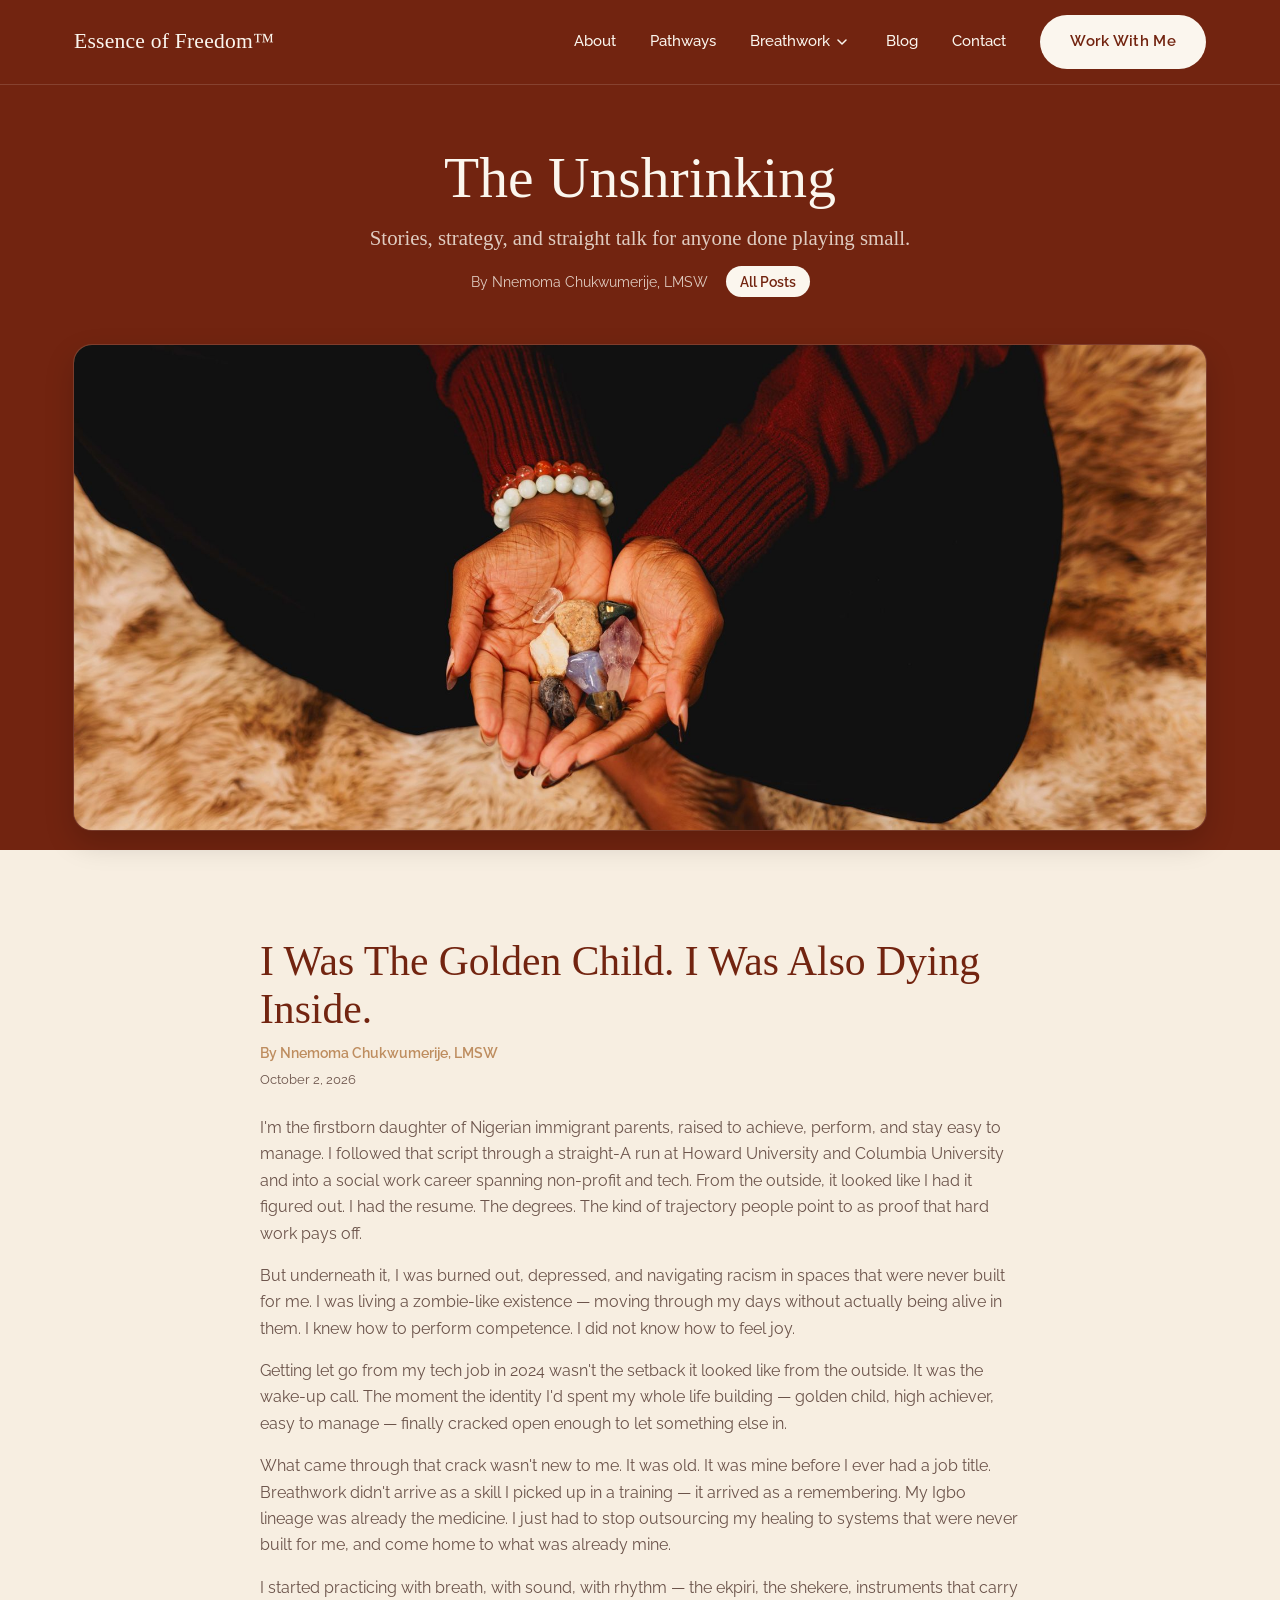
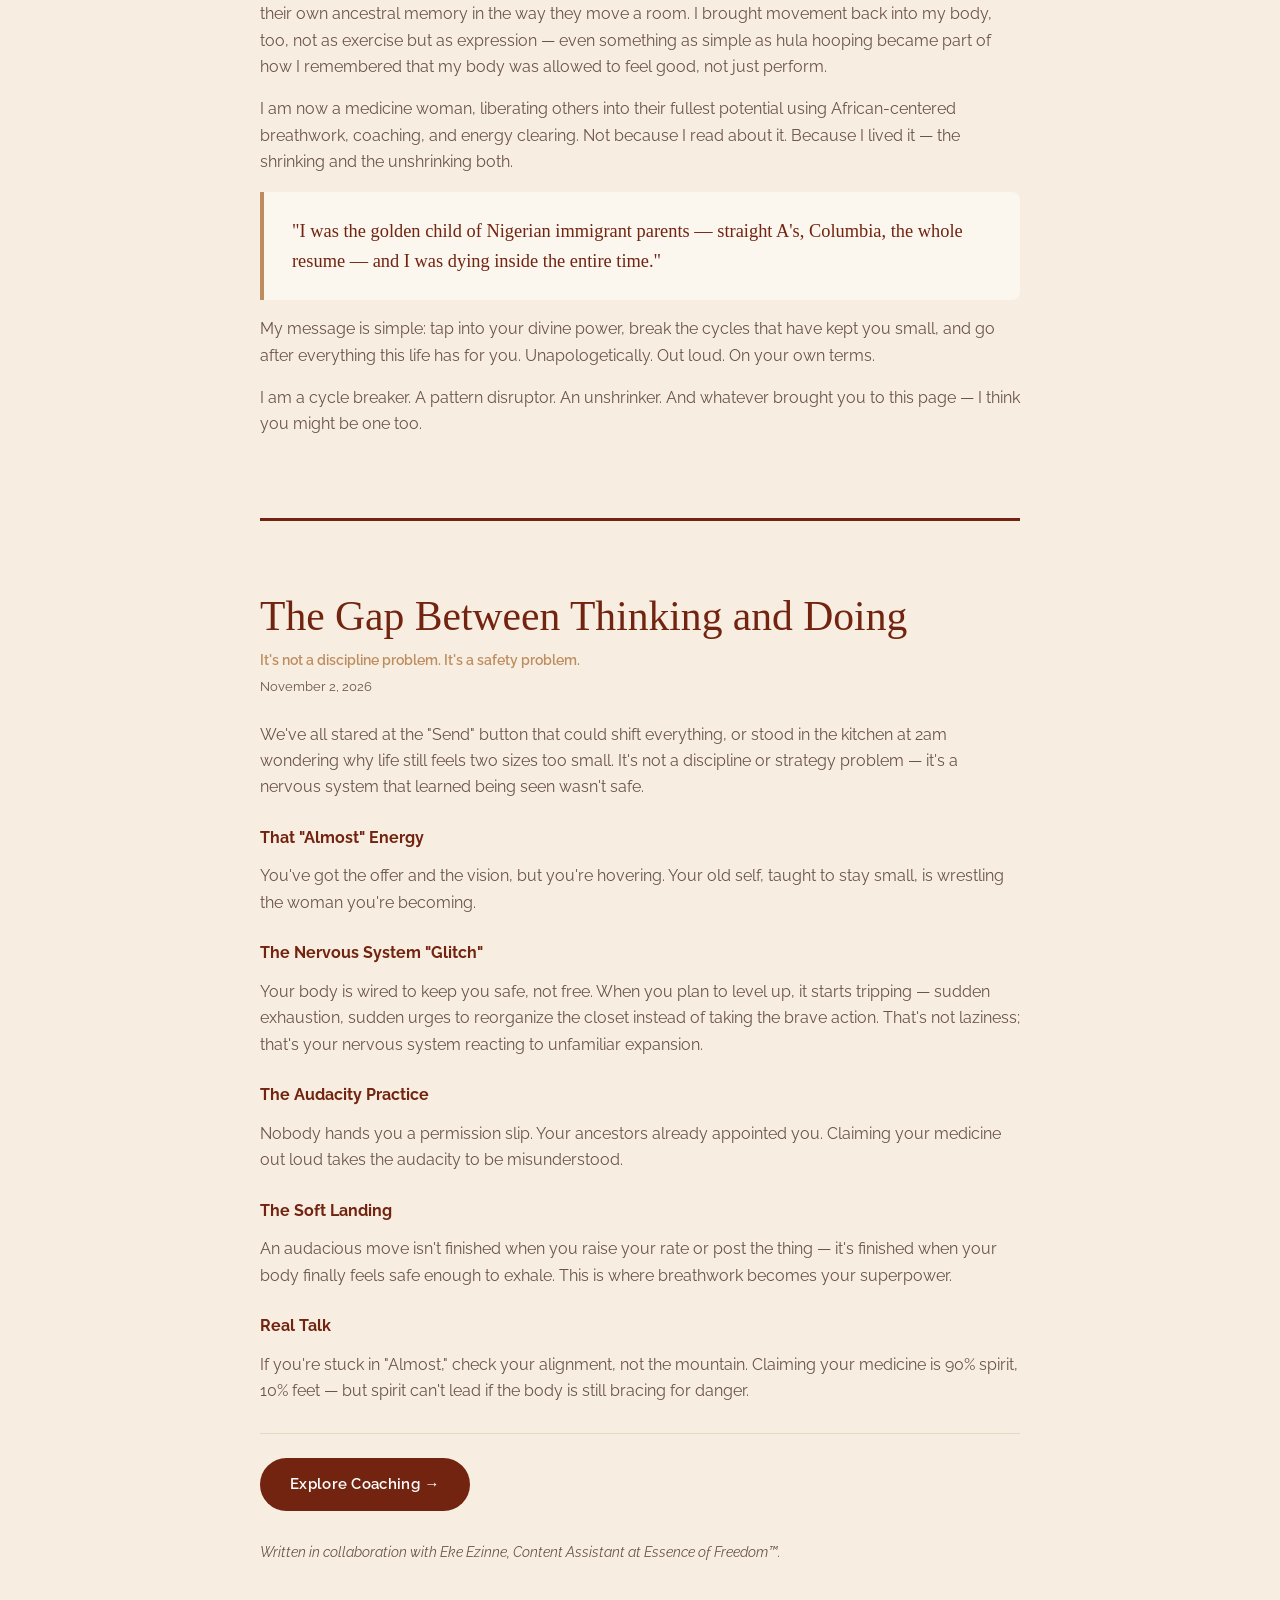
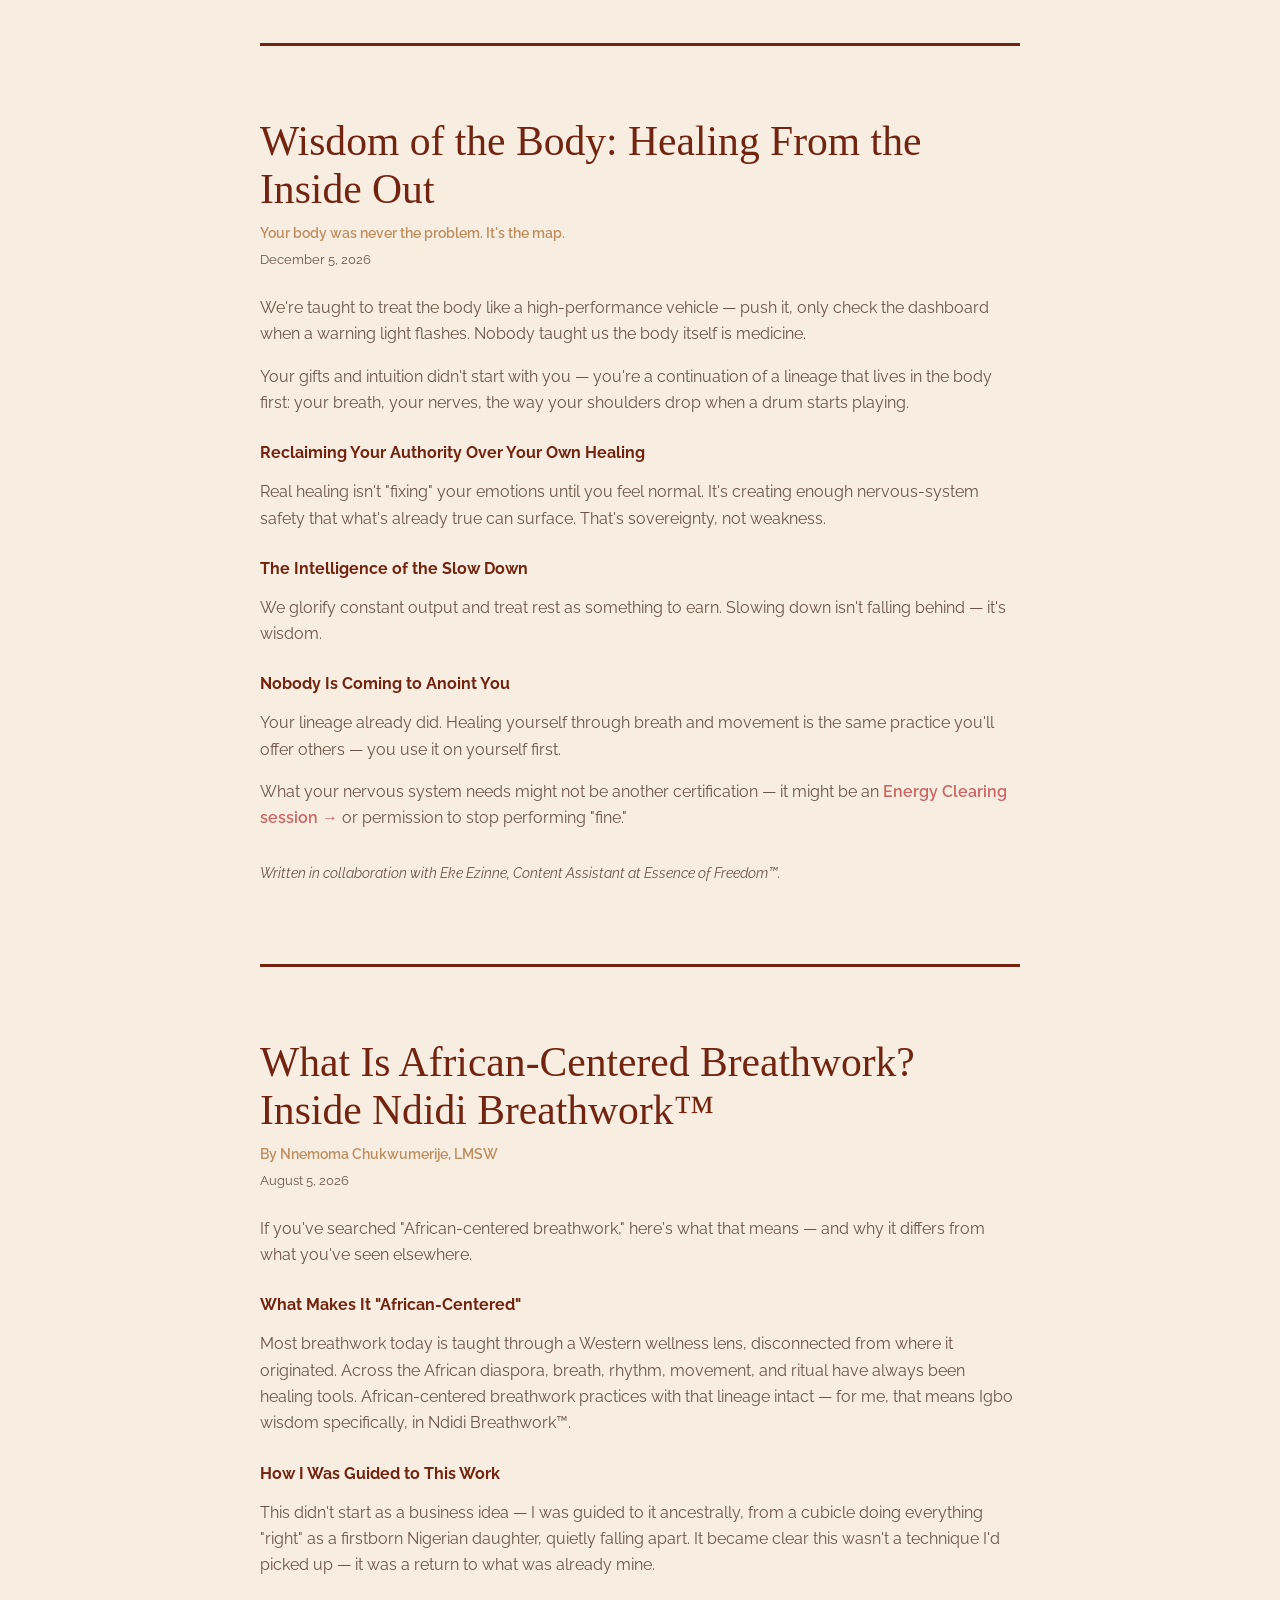
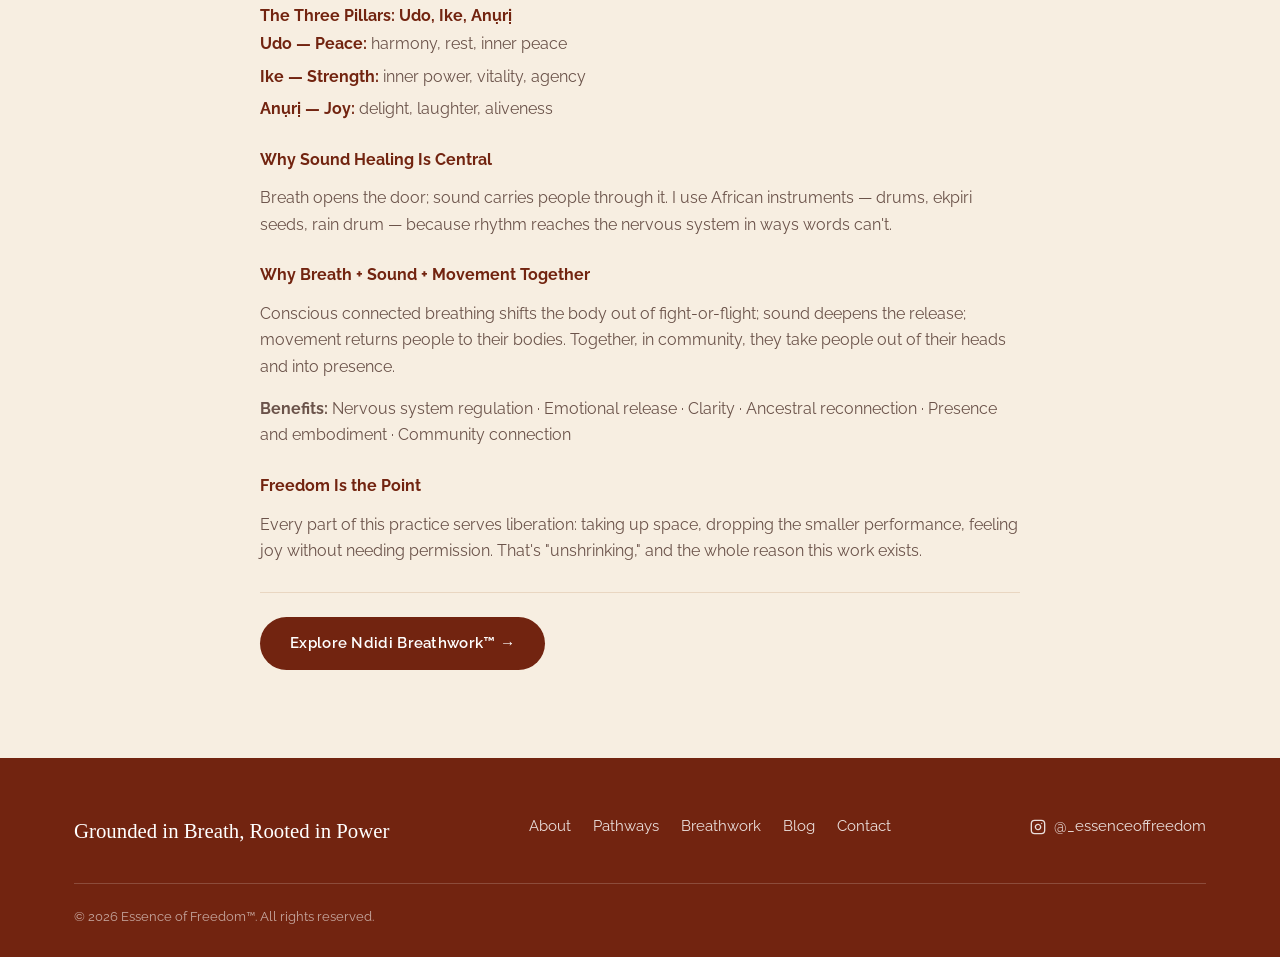
<file: blog.html>
<!DOCTYPE html>
<html lang="en">
<head>
<meta charset="UTF-8">
<meta name="viewport" content="width=device-width, initial-scale=1.0">
<title>The Unshrinking | Essence of Freedom Blog</title>
<meta name="description" content="Stories, strategy, and straight talk for anyone done playing small — from Nnemoma Chukwumerije, LMSW.">
<meta property="og:type" content="website">
<meta property="og:site_name" content="Essence of Freedom™">
<meta property="og:title" content="The Unshrinking | Essence of Freedom Blog">
<meta property="og:description" content="Stories, strategy, and straight talk for anyone done playing small — from Nnemoma Chukwumerije, LMSW.">
<meta property="og:image" content="https://www.essenceoffree.com/images/blog-cover.jpg">
<meta property="og:url" content="https://www.essenceoffree.com/blog.html">
<meta name="twitter:card" content="summary_large_image">
<meta name="twitter:title" content="The Unshrinking | Essence of Freedom Blog">
<meta name="twitter:description" content="Stories, strategy, and straight talk for anyone done playing small — from Nnemoma Chukwumerije, LMSW.">
<meta name="twitter:image" content="https://www.essenceoffree.com/images/blog-cover.jpg">
<link rel="preconnect" href="https://fonts.googleapis.com">
<link rel="preconnect" href="https://fonts.gstatic.com" crossorigin>
<link href="https://fonts.googleapis.com/css2?family=Maharlika&family=Raleway:wght@400;500;600;700&display=swap" rel="stylesheet">
<link rel="icon" type="image/png" href="images/favicon.png">
<link rel="stylesheet" href="css/style.css?v=5">
</head>
<body>

<header class="site-header">
  <div class="container header-inner">
    <a href="index.html" class="logo">Essence of Freedom™</a>
    <nav class="site-nav" id="site-nav">
      <a href="index.html#about">About</a>
      <a href="index.html#pathways">Pathways</a>
      <div class="nav-item has-submenu">
        <a href="breathwork.html" class="nav-link">Breathwork</a>
        <button type="button" class="submenu-toggle" aria-expanded="false" aria-label="Toggle Breathwork submenu">
          <svg width="10" height="6" viewBox="0 0 10 6" fill="none" aria-hidden="true"><path d="M1 1L5 5L9 1" stroke="currentColor" stroke-width="1.5" stroke-linecap="round" stroke-linejoin="round"/></svg>
        </button>
        <div class="submenu">
          <a href="https://calendly.com/nnemoma-essenceoffree/1-1-breathwork-session" target="_blank" rel="noopener">For Individuals</a>
          <a href="/corporatewellness">For Organizations</a>
          <a href="/schools">For Schools</a>
        </div>
      </div>
      <a href="blog.html">Blog</a>
      <a href="contact.html">Contact</a>
      <a href="index.html#pathways" class="btn btn-primary nav-cta">Work With Me</a>
    </nav>
    <button class="hamburger" id="hamburger-btn" aria-label="Toggle menu" aria-expanded="false">
      <span></span><span></span><span></span>
    </button>
  </div>
</header>

<main>

  <section class="page-hero section-dark">
    <div class="container">
      <h1>The Unshrinking</h1>
      <p class="subhead">Stories, strategy, and straight talk for anyone done playing small.</p>
      <p class="blog-meta">By Nnemoma Chukwumerije, LMSW <span class="cat">All Posts</span></p>
      <div class="page-hero-image">
        <div class="img-ph">
          <img src="images/blog-cover.jpg" alt="The Unshrinking blog cover">
          <div class="ph-label">Blog Cover<small>blog-cover.jpg</small></div>
        </div>
      </div>
    </div>
  </section>

  <section class="section">
    <div class="container">

      <!-- ============ POST 1 ============ -->
      <article id="post-1" class="post">
        <h2>I Was The Golden Child. I Was Also Dying Inside.</h2>
        <span class="post-byline">By Nnemoma Chukwumerije, LMSW</span>
        <time class="post-date" datetime="2026-10-02">October 2, 2026</time>

        <p>I'm the firstborn daughter of Nigerian immigrant parents, raised to achieve, perform, and stay easy to manage. I followed that script through a straight-A run at Howard University and Columbia University and into a social work career spanning non-profit and tech. From the outside, it looked like I had it figured out. I had the resume. The degrees. The kind of trajectory people point to as proof that hard work pays off.</p>

        <p>But underneath it, I was burned out, depressed, and navigating racism in spaces that were never built for me. I was living a zombie-like existence — moving through my days without actually being alive in them. I knew how to perform competence. I did not know how to feel joy.</p>

        <p>Getting let go from my tech job in 2024 wasn't the setback it looked like from the outside. It was the wake-up call. The moment the identity I'd spent my whole life building — golden child, high achiever, easy to manage — finally cracked open enough to let something else in.</p>

        <p>What came through that crack wasn't new to me. It was old. It was mine before I ever had a job title. Breathwork didn't arrive as a skill I picked up in a training — it arrived as a remembering. My Igbo lineage was already the medicine. I just had to stop outsourcing my healing to systems that were never built for me, and come home to what was already mine.</p>

        <p>I started practicing with breath, with sound, with rhythm — the ekpiri, the shekere, instruments that carry their own ancestral memory in the way they move a room. I brought movement back into my body, too, not as exercise but as expression — even something as simple as hula hooping became part of how I remembered that my body was allowed to feel good, not just perform.</p>

        <p>I am now a medicine woman, liberating others into their fullest potential using African-centered breathwork, coaching, and energy clearing. Not because I read about it. Because I lived it — the shrinking and the unshrinking both.</p>

        <p class="quote">"I was the golden child of Nigerian immigrant parents — straight A's, Columbia, the whole resume — and I was dying inside the entire time."</p>

        <p>My message is simple: tap into your divine power, break the cycles that have kept you small, and go after everything this life has for you. Unapologetically. Out loud. On your own terms.</p>

        <p>I am a cycle breaker. A pattern disruptor. An unshrinker. And whatever brought you to this page — I think you might be one too.</p>
      </article>

      <!-- ============ POST 2 ============ -->
      <article id="post-2" class="post">
        <h2>The Gap Between Thinking and Doing</h2>
        <span class="post-byline">It's not a discipline problem. It's a safety problem.</span>
        <time class="post-date" datetime="2026-11-02">November 2, 2026</time>

        <p>We've all stared at the "Send" button that could shift everything, or stood in the kitchen at 2am wondering why life still feels two sizes too small. It's not a discipline or strategy problem — it's a nervous system that learned being seen wasn't safe.</p>

        <h4>That "Almost" Energy</h4>
        <p>You've got the offer and the vision, but you're hovering. Your old self, taught to stay small, is wrestling the woman you're becoming.</p>

        <h4>The Nervous System "Glitch"</h4>
        <p>Your body is wired to keep you safe, not free. When you plan to level up, it starts tripping — sudden exhaustion, sudden urges to reorganize the closet instead of taking the brave action. That's not laziness; that's your nervous system reacting to unfamiliar expansion.</p>

        <h4>The Audacity Practice</h4>
        <p>Nobody hands you a permission slip. Your ancestors already appointed you. Claiming your medicine out loud takes the audacity to be misunderstood.</p>

        <h4>The Soft Landing</h4>
        <p>An audacious move isn't finished when you raise your rate or post the thing — it's finished when your body finally feels safe enough to exhale. This is where breathwork becomes your superpower.</p>

        <h4>Real Talk</h4>
        <p>If you're stuck in "Almost," check your alignment, not the mountain. Claiming your medicine is 90% spirit, 10% feet — but spirit can't lead if the body is still bracing for danger.</p>

        <div class="post-cta">
          <a href="https://docs.google.com/document/d/1S-ShTYUeQT4ghCgLsT07rvI3gljp1344j24IZTenwhY/edit?tab=t.0" target="_blank" rel="noopener" class="btn btn-primary">Explore Coaching →</a>
        </div>

        <span class="collab-note">Written in collaboration with Eke Ezinne, Content Assistant at Essence of Freedom™.</span>
      </article>

      <!-- ============ POST 3 ============ -->
      <article id="post-3" class="post">

        <h2>Wisdom of the Body: Healing From the Inside Out</h2>
        <span class="post-byline">Your body was never the problem. It's the map.</span>
        <time class="post-date" datetime="2026-12-05">December 5, 2026</time>

        <p>We're taught to treat the body like a high-performance vehicle — push it, only check the dashboard when a warning light flashes. Nobody taught us the body itself is medicine.</p>

        <p>Your gifts and intuition didn't start with you — you're a continuation of a lineage that lives in the body first: your breath, your nerves, the way your shoulders drop when a drum starts playing.</p>

        <h4>Reclaiming Your Authority Over Your Own Healing</h4>
        <p>Real healing isn't "fixing" your emotions until you feel normal. It's creating enough nervous-system safety that what's already true can surface. That's sovereignty, not weakness.</p>

        <h4>The Intelligence of the Slow Down</h4>
        <p>We glorify constant output and treat rest as something to earn. Slowing down isn't falling behind — it's wisdom.</p>

        <h4>Nobody Is Coming to Anoint You</h4>
        <p>Your lineage already did. Healing yourself through breath and movement is the same practice you'll offer others — you use it on yourself first.</p>

        <p>What your nervous system needs might not be another certification — it might be an <a href="https://calendly.com/nnemoma-essenceoffree/energy-clearing-session" target="_blank" rel="noopener" class="btn-text">Energy Clearing session →</a> or permission to stop performing "fine."</p>

        <span class="collab-note">Written in collaboration with Eke Ezinne, Content Assistant at Essence of Freedom™.</span>
      </article>

      <!-- ============ POST 4 ============ -->
      <article id="post-4" class="post">
        <h2>What Is African-Centered Breathwork? Inside Ndidi Breathwork™</h2>
        <span class="post-byline">By Nnemoma Chukwumerije, LMSW</span>
        <time class="post-date" datetime="2026-08-05">August 5, 2026</time>

        <p>If you've searched "African-centered breathwork," here's what that means — and why it differs from what you've seen elsewhere.</p>

        <h4>What Makes It "African-Centered"</h4>
        <p>Most breathwork today is taught through a Western wellness lens, disconnected from where it originated. Across the African diaspora, breath, rhythm, movement, and ritual have always been healing tools. African-centered breathwork practices with that lineage intact — for me, that means Igbo wisdom specifically, in Ndidi Breathwork™.</p>

        <h4>How I Was Guided to This Work</h4>
        <p>This didn't start as a business idea — I was guided to it ancestrally, from a cubicle doing everything "right" as a firstborn Nigerian daughter, quietly falling apart. It became clear this wasn't a technique I'd picked up — it was a return to what was already mine.</p>

        <h4>The Three Pillars: Udo, Ike, Anụrị</h4>
        <ul class="pillars-list">
          <li><strong>Udo — Peace:</strong> harmony, rest, inner peace</li>
          <li><strong>Ike — Strength:</strong> inner power, vitality, agency</li>
          <li><strong>Anụrị — Joy:</strong> delight, laughter, aliveness</li>
        </ul>

        <h4>Why Sound Healing Is Central</h4>
        <p>Breath opens the door; sound carries people through it. I use African instruments — drums, ekpiri seeds, rain drum — because rhythm reaches the nervous system in ways words can't.</p>

        <h4>Why Breath + Sound + Movement Together</h4>
        <p>Conscious connected breathing shifts the body out of fight-or-flight; sound deepens the release; movement returns people to their bodies. Together, in community, they take people out of their heads and into presence.</p>

        <p><strong>Benefits:</strong> Nervous system regulation · Emotional release · Clarity · Ancestral reconnection · Presence and embodiment · Community connection</p>

        <h4>Freedom Is the Point</h4>
        <p>Every part of this practice serves liberation: taking up space, dropping the smaller performance, feeling joy without needing permission. That's "unshrinking," and the whole reason this work exists.</p>

        <div class="post-cta">
          <a href="breathwork.html" class="btn btn-primary">Explore Ndidi Breathwork™ →</a>
        </div>
      </article>

    </div>
  </section>

</main>

<footer class="site-footer">
  <div class="container">
    <div class="footer-top">
      <div class="footer-tagline">Grounded in Breath, Rooted in Power</div>
      <nav class="footer-nav">
        <a href="index.html#about">About</a>
        <a href="index.html#pathways">Pathways</a>
        <a href="breathwork.html">Breathwork</a>
        <a href="blog.html">Blog</a>
        <a href="contact.html">Contact</a>
      </nav>
      <div class="footer-social">
        <a href="https://www.instagram.com/_essenceoffreedom/" target="_blank" rel="noopener">
          <svg width="16" height="16" viewBox="0 0 24 24" fill="none" stroke="currentColor" stroke-width="2" stroke-linecap="round" stroke-linejoin="round" aria-hidden="true"><rect x="2" y="2" width="20" height="20" rx="5" ry="5"></rect><path d="M16 11.37A4 4 0 1 1 12.63 8 4 4 0 0 1 16 11.37z"></path><line x1="17.5" y1="6.5" x2="17.5" y2="6.5"></line></svg>
          @_essenceoffreedom
        </a>
      </div>
    </div>
    <div class="footer-bottom">
      <span>&copy; 2026 Essence of Freedom™. All rights reserved.</span>
    </div>
  </div>
</footer>

<script src="js/main.js"></script>
</body>
</html>
</file>
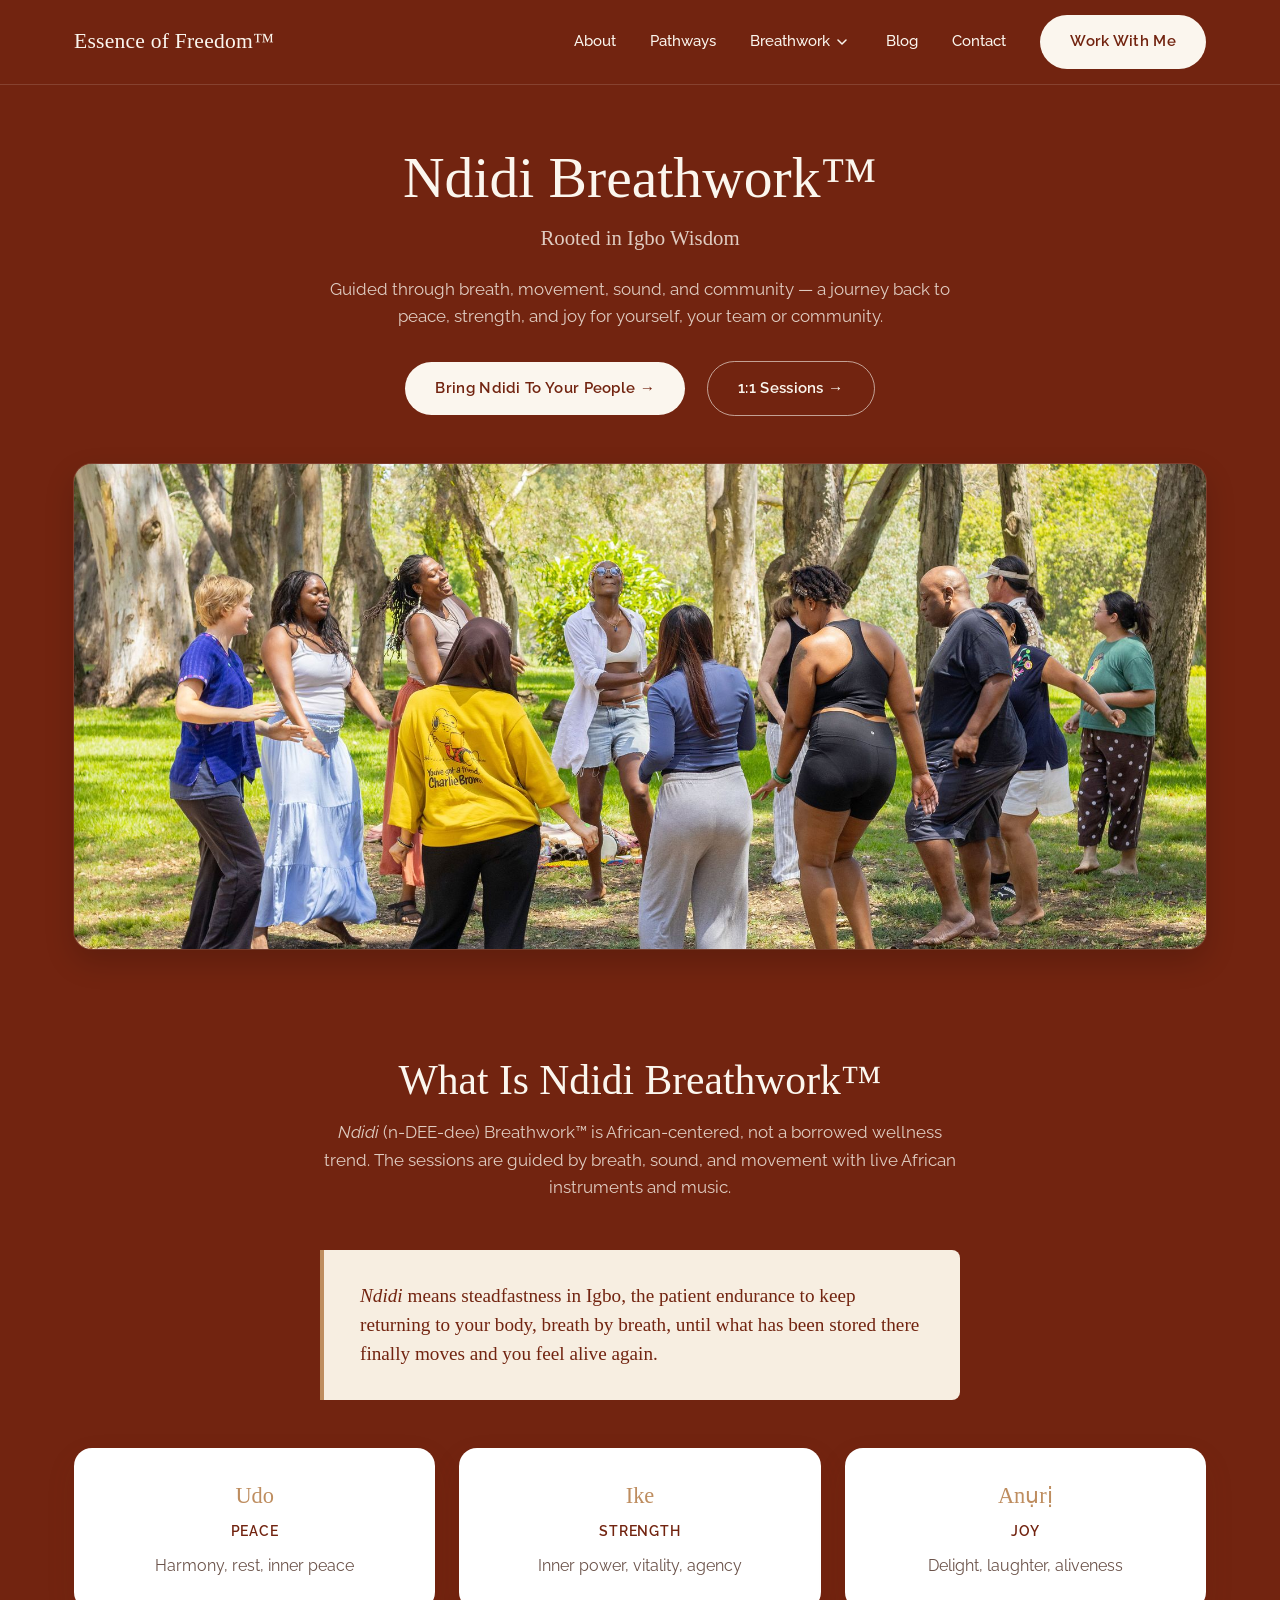
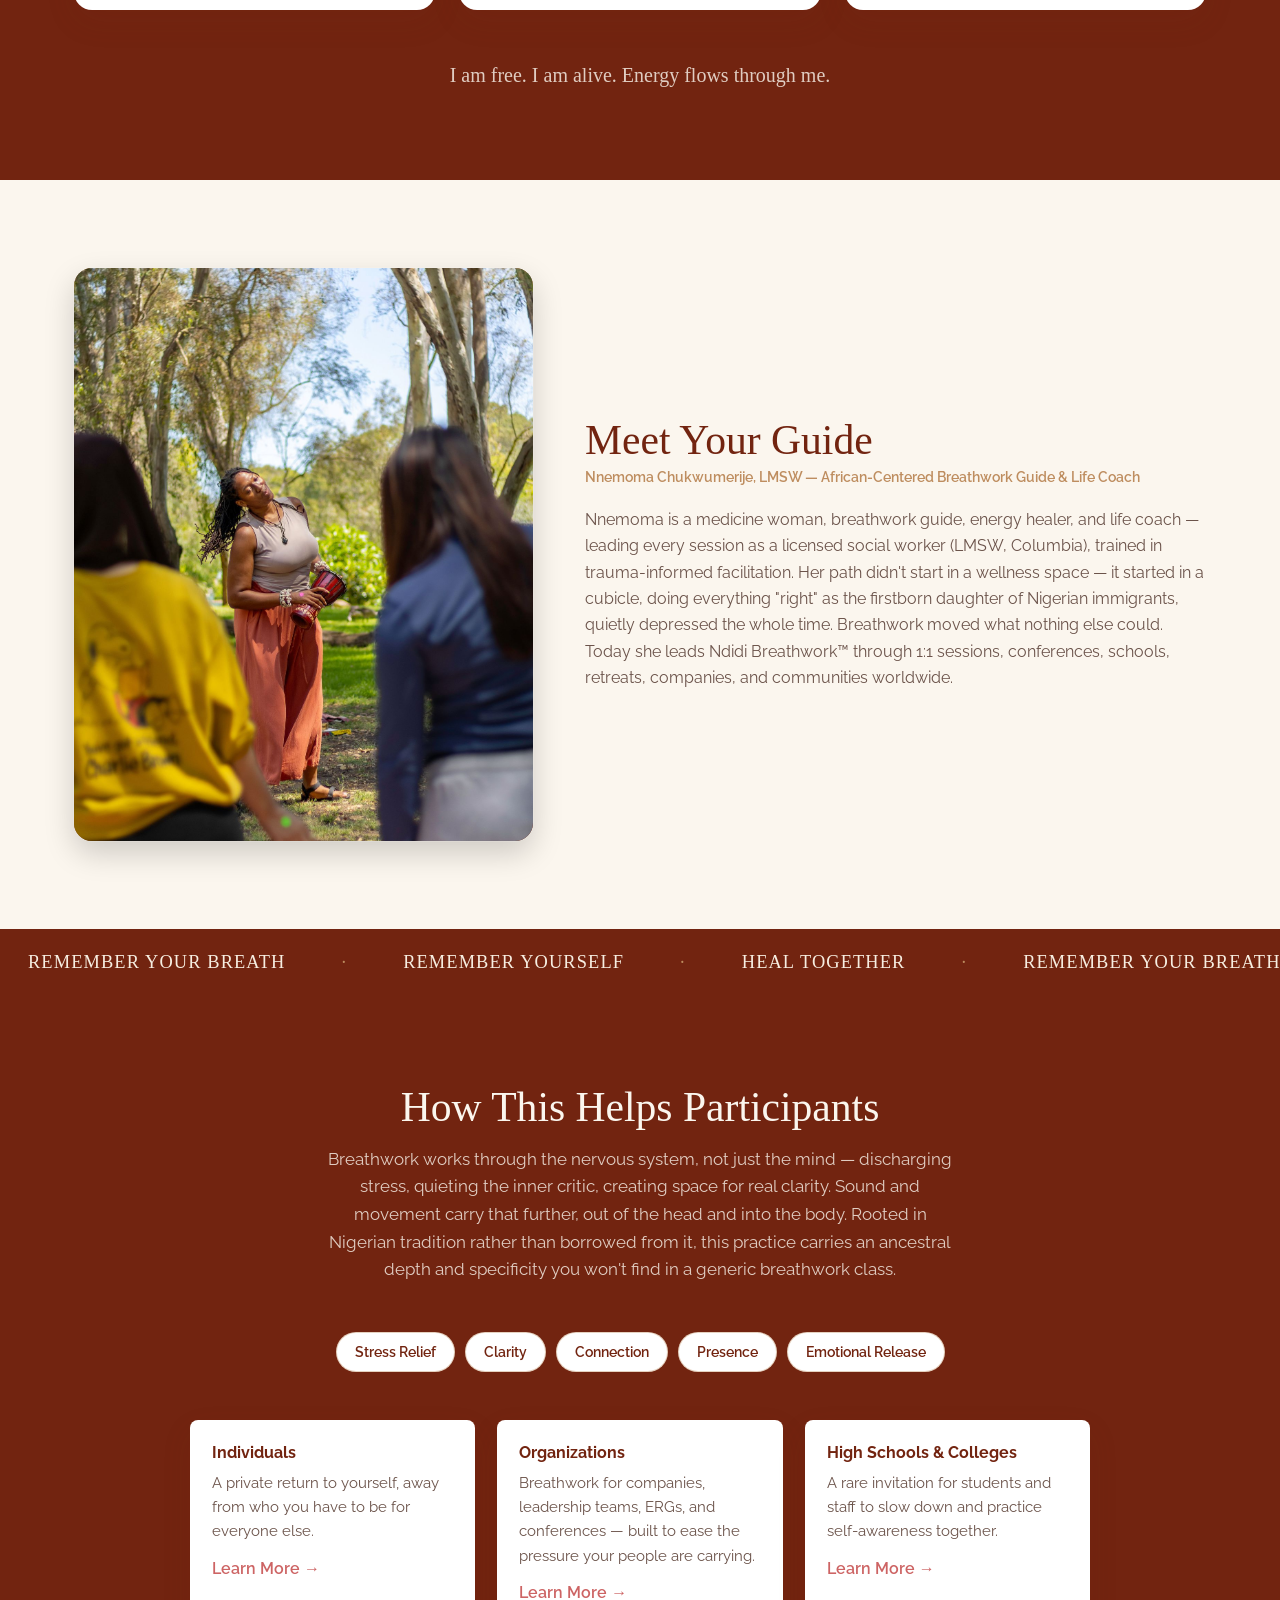
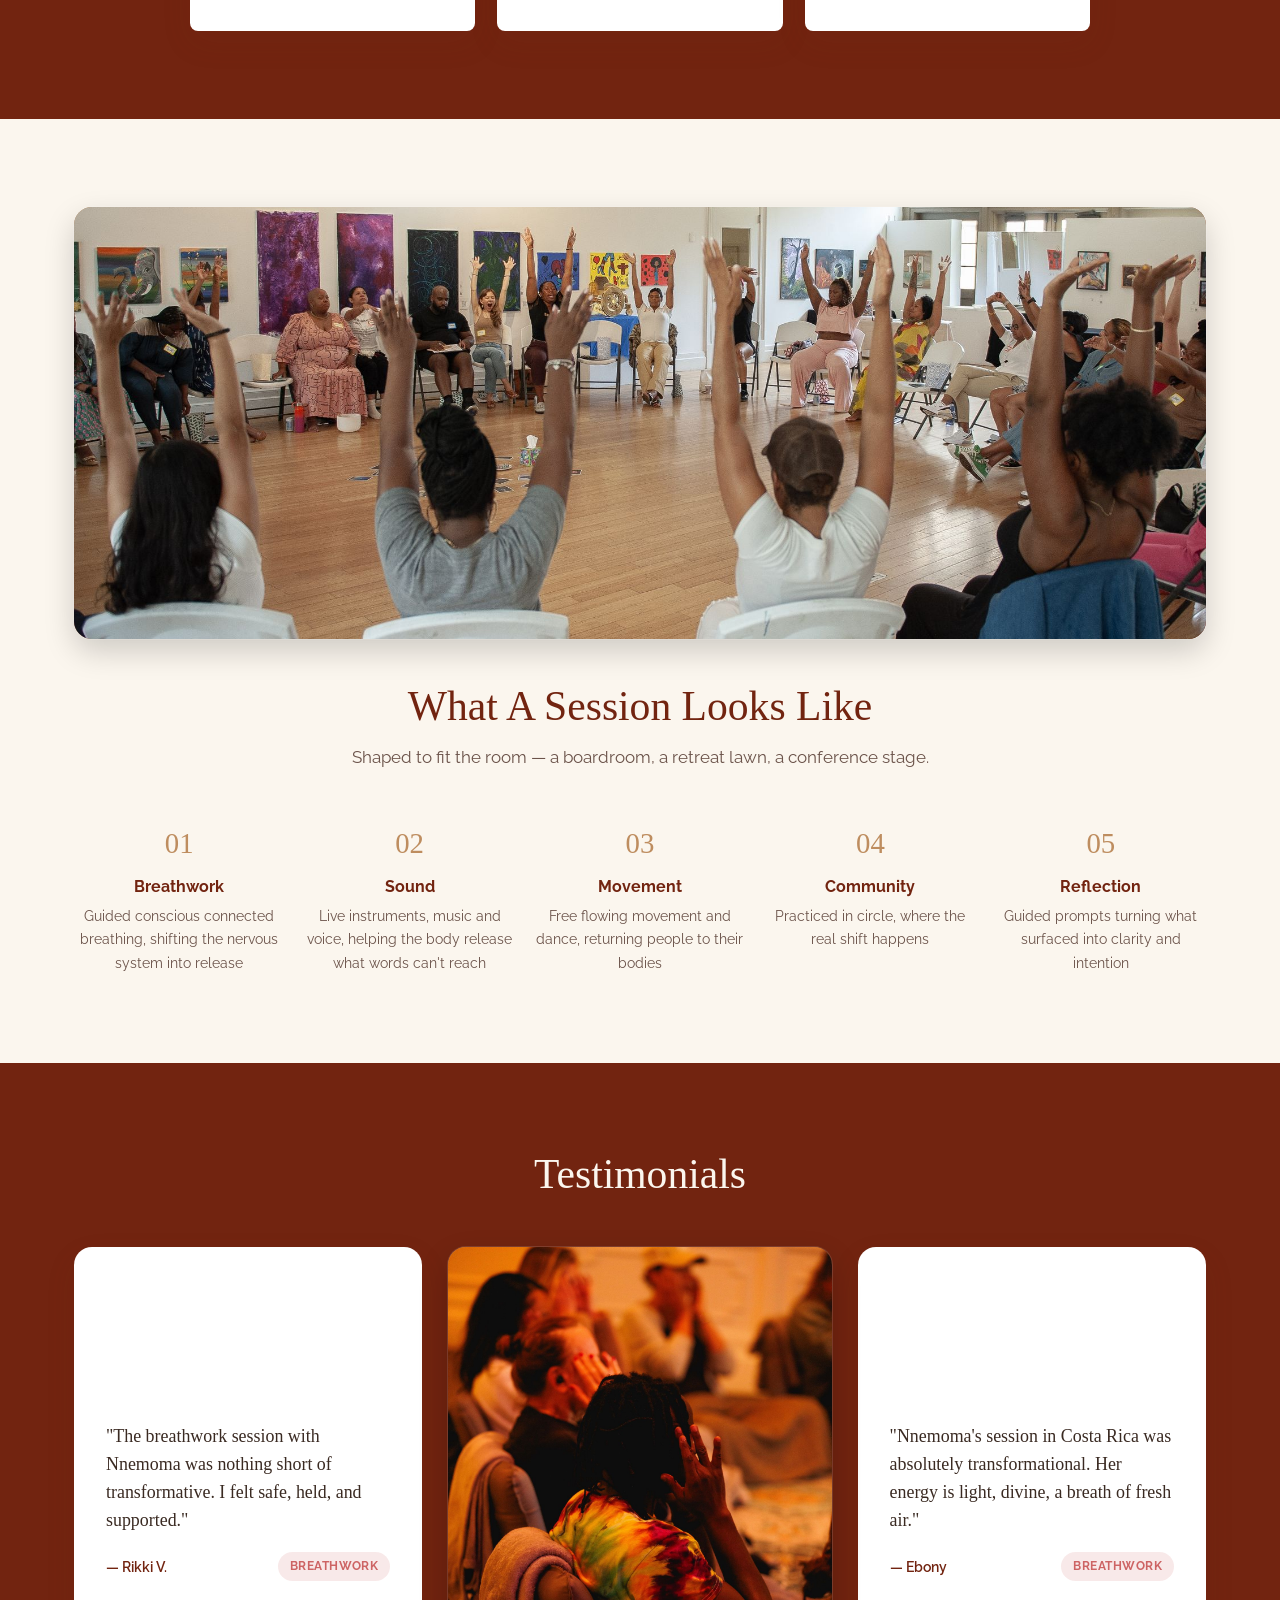
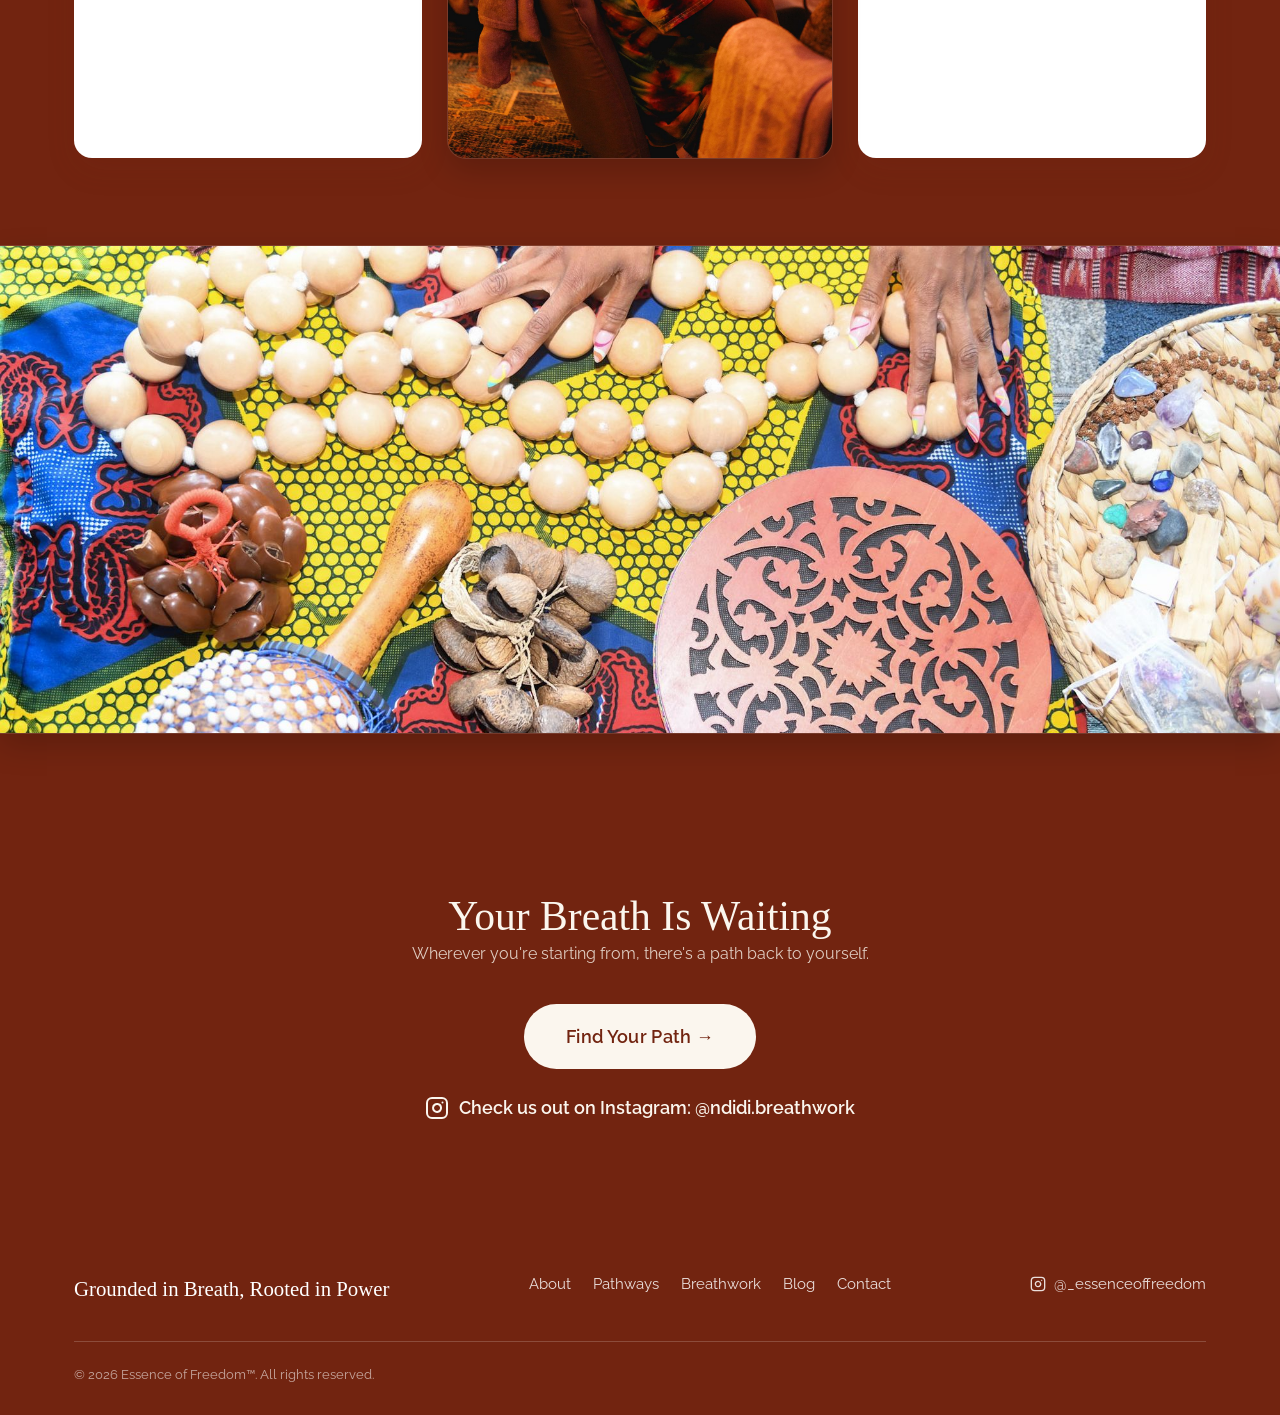
<file: breathwork.html>
<!DOCTYPE html>
<html lang="en">
<head>
<meta charset="UTF-8">
<meta name="viewport" content="width=device-width, initial-scale=1.0">
<title>Ndidi Breathwork™ | Essence of Freedom</title>
<meta name="description" content="Ndidi Breathwork™ — an Igbo healing practice combining breath, sound, and movement for individuals, teams, conferences, schools, and retreats.">
<meta property="og:type" content="website">
<meta property="og:site_name" content="Essence of Freedom™">
<meta property="og:title" content="Ndidi Breathwork™ | Essence of Freedom">
<meta property="og:description" content="Ndidi Breathwork™ — an Igbo healing practice combining breath, sound, and movement for individuals, teams, conferences, schools, and retreats.">
<meta property="og:image" content="https://www.essenceoffree.com/images/breathwork-hero.jpg">
<meta property="og:url" content="https://www.essenceoffree.com/breathwork.html">
<meta name="twitter:card" content="summary_large_image">
<meta name="twitter:title" content="Ndidi Breathwork™ | Essence of Freedom">
<meta name="twitter:description" content="Ndidi Breathwork™ — an Igbo healing practice combining breath, sound, and movement for individuals, teams, conferences, schools, and retreats.">
<meta name="twitter:image" content="https://www.essenceoffree.com/images/breathwork-hero.jpg">
<link rel="preconnect" href="https://fonts.googleapis.com">
<link rel="preconnect" href="https://fonts.gstatic.com" crossorigin>
<link href="https://fonts.googleapis.com/css2?family=Maharlika&family=Raleway:wght@400;500;600;700&display=swap" rel="stylesheet">
<link rel="icon" type="image/png" href="images/favicon.png">
<link rel="stylesheet" href="css/style.css?v=5">
</head>
<body>

<header class="site-header">
  <div class="container header-inner">
    <a href="index.html" class="logo">Essence of Freedom™</a>
    <nav class="site-nav" id="site-nav">
      <a href="index.html#about">About</a>
      <a href="index.html#pathways">Pathways</a>
      <div class="nav-item has-submenu">
        <a href="breathwork.html" class="nav-link">Breathwork</a>
        <button type="button" class="submenu-toggle" aria-expanded="false" aria-label="Toggle Breathwork submenu">
          <svg width="10" height="6" viewBox="0 0 10 6" fill="none" aria-hidden="true"><path d="M1 1L5 5L9 1" stroke="currentColor" stroke-width="1.5" stroke-linecap="round" stroke-linejoin="round"/></svg>
        </button>
        <div class="submenu">
          <a href="https://calendly.com/nnemoma-essenceoffree/1-1-breathwork-session" target="_blank" rel="noopener">For Individuals</a>
          <a href="/corporatewellness">For Organizations</a>
          <a href="/schools">For Schools</a>
        </div>
      </div>
      <a href="blog.html">Blog</a>
      <a href="contact.html">Contact</a>
      <a href="index.html#pathways" class="btn btn-primary nav-cta">Work With Me</a>
    </nav>
    <button class="hamburger" id="hamburger-btn" aria-label="Toggle menu" aria-expanded="false">
      <span></span><span></span><span></span>
    </button>
  </div>
</header>

<main>

  <!-- ============ HERO ============ -->
  <section class="page-hero section-dark">
    <div class="container">
      <h1>Ndidi Breathwork™</h1>
      <p class="subhead">Rooted in Igbo Wisdom</p>
      <p class="lead">Guided through breath, movement, sound, and community — a journey back to peace, strength, and joy for yourself, your team or community.</p>
      <div class="page-hero-ctas">
        <a href="#who-this-is-for" class="btn btn-primary">Bring Ndidi To Your People →</a>
        <a href="https://calendly.com/nnemoma-essenceoffree/1-1-breathwork-session" target="_blank" rel="noopener" class="btn btn-outline">1:1 Sessions →</a>
      </div>
      <div class="page-hero-image">
        <div class="img-ph">
          <img src="images/breathwork-hero.jpg" alt="Outdoor group breathwork session, arms raised">
          <div class="ph-label">Group Session, Outdoors<small>breathwork-hero.jpg</small></div>
        </div>
      </div>
    </div>
  </section>

  <!-- ============ WHAT IS NDIDI ============ -->
  <section class="section section-dark">
    <div class="container">
      <div class="section-head">
        <h2>What Is Ndidi Breathwork™</h2>
        <p><em>Ndidi</em> (n-DEE-dee) Breathwork™ is African-centered, not a borrowed wellness trend. The sessions are guided by breath, sound, and movement with live African instruments and music.</p>
      </div>

      <blockquote class="founder-quote quote-box">
        <em>Ndidi</em> means steadfastness in Igbo, the patient endurance to keep returning to your body, breath by breath, until what has been stored there finally moves and you feel alive again.
      </blockquote>

      <div class="pillars-grid">
        <div class="pillar-card">
          <span class="pillar-word">Udo</span>
          <span class="pillar-eng">Peace</span>
          <p>Harmony, rest, inner peace</p>
        </div>
        <div class="pillar-card">
          <span class="pillar-word">Ike</span>
          <span class="pillar-eng">Strength</span>
          <p>Inner power, vitality, agency</p>
        </div>
        <div class="pillar-card">
          <span class="pillar-word">Anụrị</span>
          <span class="pillar-eng">Joy</span>
          <p>Delight, laughter, aliveness</p>
        </div>
      </div>

      <p class="affirmation">
        I am free. I am alive. Energy flows through me.
      </p>
    </div>
  </section>

  <!-- ============ MEET YOUR GUIDE ============ -->
  <section class="section section-alt">
    <div class="container guide-grid">
      <div class="guide-image">
        <div class="img-ph">
          <img src="images/meet-your-guide2.jpg" alt="Nnemoma Chukwumerije leading a breathwork session outdoors">
          <div class="ph-label">Nnemoma, Guide<small>meet-your-guide2.jpg</small></div>
        </div>
      </div>
      <div class="guide-copy">
        <h2>Meet Your Guide</h2>
        <span class="role">Nnemoma Chukwumerije, LMSW — African-Centered Breathwork Guide &amp; Life Coach</span>
        <p>Nnemoma is a medicine woman, breathwork guide, energy healer, and life coach — leading every session as a licensed social worker (LMSW, Columbia), trained in trauma-informed facilitation. Her path didn't start in a wellness space — it started in a cubicle, doing everything "right" as the firstborn daughter of Nigerian immigrants, quietly depressed the whole time. Breathwork moved what nothing else could. Today she leads Ndidi Breathwork™ through 1:1 sessions, conferences, schools, retreats, companies, and communities worldwide.</p>
      </div>
    </div>
  </section>

  <!-- ============ MOVING BANNER ============ -->
  <div class="marquee-banner" aria-hidden="true">
    <div class="marquee-track">
      <div class="marquee-group">
        <span>Remember Your Breath</span>
        <span>Remember Yourself</span>
        <span>Heal Together</span>
      </div>
      <div class="marquee-group">
        <span>Remember Your Breath</span>
        <span>Remember Yourself</span>
        <span>Heal Together</span>
      </div>
    </div>
  </div>

  <!-- ============ HOW THIS HELPS ============ -->
  <section id="who-this-is-for" class="section section-dark">
    <div class="container">
      <div class="section-head">
        <h2>How This Helps Participants</h2>
        <p>Breathwork works through the nervous system, not just the mind — discharging stress, quieting the inner critic, creating space for real clarity. Sound and movement carry that further, out of the head and into the body. Rooted in Nigerian tradition rather than borrowed from it, this practice carries an ancestral depth and specificity you won't find in a generic breathwork class.</p>
      </div>

      <div class="tag-list">
        <span class="tag-pill">Stress Relief</span>
        <span class="tag-pill">Clarity</span>
        <span class="tag-pill">Connection</span>
        <span class="tag-pill">Presence</span>
        <span class="tag-pill">Emotional Release</span>
      </div>

      <div class="audience-grid audience-grid-3">
        <div class="audience-card">
          <h4>Individuals</h4>
          <p>A private return to yourself, away from who you have to be for everyone else.</p>
          <a href="https://calendly.com/nnemoma-essenceoffree/1-1-breathwork-session" target="_blank" rel="noopener" class="btn-text">Learn More →</a>
        </div>
        <div class="audience-card">
          <h4>Organizations</h4>
          <p>Breathwork for companies, leadership teams, ERGs, and conferences — built to ease the pressure your people are carrying.</p>
          <a href="/corporatewellness" class="btn-text">Learn More →</a>
        </div>
        <div class="audience-card">
          <h4>High Schools &amp; Colleges</h4>
          <p>A rare invitation for students and staff to slow down and practice self-awareness together.</p>
          <a href="/schools" class="btn-text">Learn More →</a>
        </div>
      </div>
    </div>
  </section>

  <!-- ============ WHAT A SESSION LOOKS LIKE ============ -->
  <section class="section section-alt">
    <div class="container">
      <div class="steps-banner">
        <div class="img-ph">
          <img src="images/breathwork-session-banner.jpg" alt="Ndidi Breathwork session in progress">
          <div class="ph-label">Session In Progress<small>breathwork-session-banner.jpg</small></div>
        </div>
      </div>

      <div class="section-head">
        <h2>What A Session Looks Like</h2>
        <p>Shaped to fit the room — a boardroom, a retreat lawn, a conference stage.</p>
      </div>

      <div class="steps-grid">
        <div class="step-card">
          <span class="step-num">01</span>
          <h4>Breathwork</h4>
          <p>Guided conscious connected breathing, shifting the nervous system into release</p>
        </div>
        <div class="step-card">
          <span class="step-num">02</span>
          <h4>Sound</h4>
          <p>Live instruments, music and voice, helping the body release what words can't reach</p>
        </div>
        <div class="step-card">
          <span class="step-num">03</span>
          <h4>Movement</h4>
          <p>Free flowing movement and dance, returning people to their bodies</p>
        </div>
        <div class="step-card">
          <span class="step-num">04</span>
          <h4>Community</h4>
          <p>Practiced in circle, where the real shift happens</p>
        </div>
        <div class="step-card">
          <span class="step-num">05</span>
          <h4>Reflection</h4>
          <p>Guided prompts turning what surfaced into clarity and intention</p>
        </div>
      </div>
    </div>
  </section>

  <!-- ============ TESTIMONIALS ============ -->
  <section class="section section-dark">
    <div class="container">
      <div class="section-head">
        <h2>Testimonials</h2>
      </div>
      <div class="testimonial-media">
        <blockquote class="testimonial-card">
          <p class="quote">"The breathwork session with Nnemoma was nothing short of transformative. I felt safe, held, and supported."</p>
          <div class="testimonial-meta">
            <span class="attribution">— Rikki V.</span>
            <span class="service-tag">Breathwork</span>
          </div>
        </blockquote>
        <div class="img-ph">
          <img src="images/breathwork-testimonials.jpg" alt="Breathwork community in session">
          <div class="ph-label">Community In Session<small>breathwork-testimonials.jpg</small></div>
        </div>
        <blockquote class="testimonial-card">
          <p class="quote">"Nnemoma's session in Costa Rica was absolutely transformational. Her energy is light, divine, a breath of fresh air."</p>
          <div class="testimonial-meta">
            <span class="attribution">— Ebony</span>
            <span class="service-tag">Breathwork</span>
          </div>
        </blockquote>
      </div>
    </div>
  </section>

  <!-- ============ CLOSING BANNER ============ -->
  <section class="closing-banner">
    <div class="img-ph">
      <img src="images/closing-banner.jpg" alt="Ceremonial breathwork instruments and beads">
      <div class="ph-label">Closing Banner<small>closing-banner.jpg</small></div>
    </div>
  </section>
  <section class="section section-dark">
    <div class="container closing-content">
      <h2>Your Breath Is Waiting</h2>
      <p class="lead">Wherever you're starting from, there's a path back to yourself.</p>
      <a href="#who-this-is-for" class="btn btn-primary btn-lg">Find Your Path →</a>

      <div class="follow-ig">
        <a href="https://www.instagram.com/ndidi.breathwork/" target="_blank" rel="noopener">
          <svg width="24" height="24" viewBox="0 0 24 24" fill="none" stroke="currentColor" stroke-width="2" stroke-linecap="round" stroke-linejoin="round" aria-hidden="true"><rect x="2" y="2" width="20" height="20" rx="5" ry="5"></rect><path d="M16 11.37A4 4 0 1 1 12.63 8 4 4 0 0 1 16 11.37z"></path><line x1="17.5" y1="6.5" x2="17.5" y2="6.5"></line></svg>
          Check us out on Instagram: @ndidi.breathwork
        </a>
      </div>
    </div>
  </section>

</main>

<footer class="site-footer">
  <div class="container">
    <div class="footer-top">
      <div class="footer-tagline">Grounded in Breath, Rooted in Power</div>
      <nav class="footer-nav">
        <a href="index.html#about">About</a>
        <a href="index.html#pathways">Pathways</a>
        <a href="breathwork.html">Breathwork</a>
        <a href="blog.html">Blog</a>
        <a href="contact.html">Contact</a>
      </nav>
      <div class="footer-social">
        <a href="https://www.instagram.com/_essenceoffreedom/" target="_blank" rel="noopener">
          <svg width="16" height="16" viewBox="0 0 24 24" fill="none" stroke="currentColor" stroke-width="2" stroke-linecap="round" stroke-linejoin="round" aria-hidden="true"><rect x="2" y="2" width="20" height="20" rx="5" ry="5"></rect><path d="M16 11.37A4 4 0 1 1 12.63 8 4 4 0 0 1 16 11.37z"></path><line x1="17.5" y1="6.5" x2="17.5" y2="6.5"></line></svg>
          @_essenceoffreedom
        </a>
      </div>
    </div>
    <div class="footer-bottom">
      <span>&copy; 2026 Essence of Freedom™. All rights reserved.</span>
    </div>
  </div>
</footer>

<script src="js/main.js"></script>
</body>
</html>
</file>
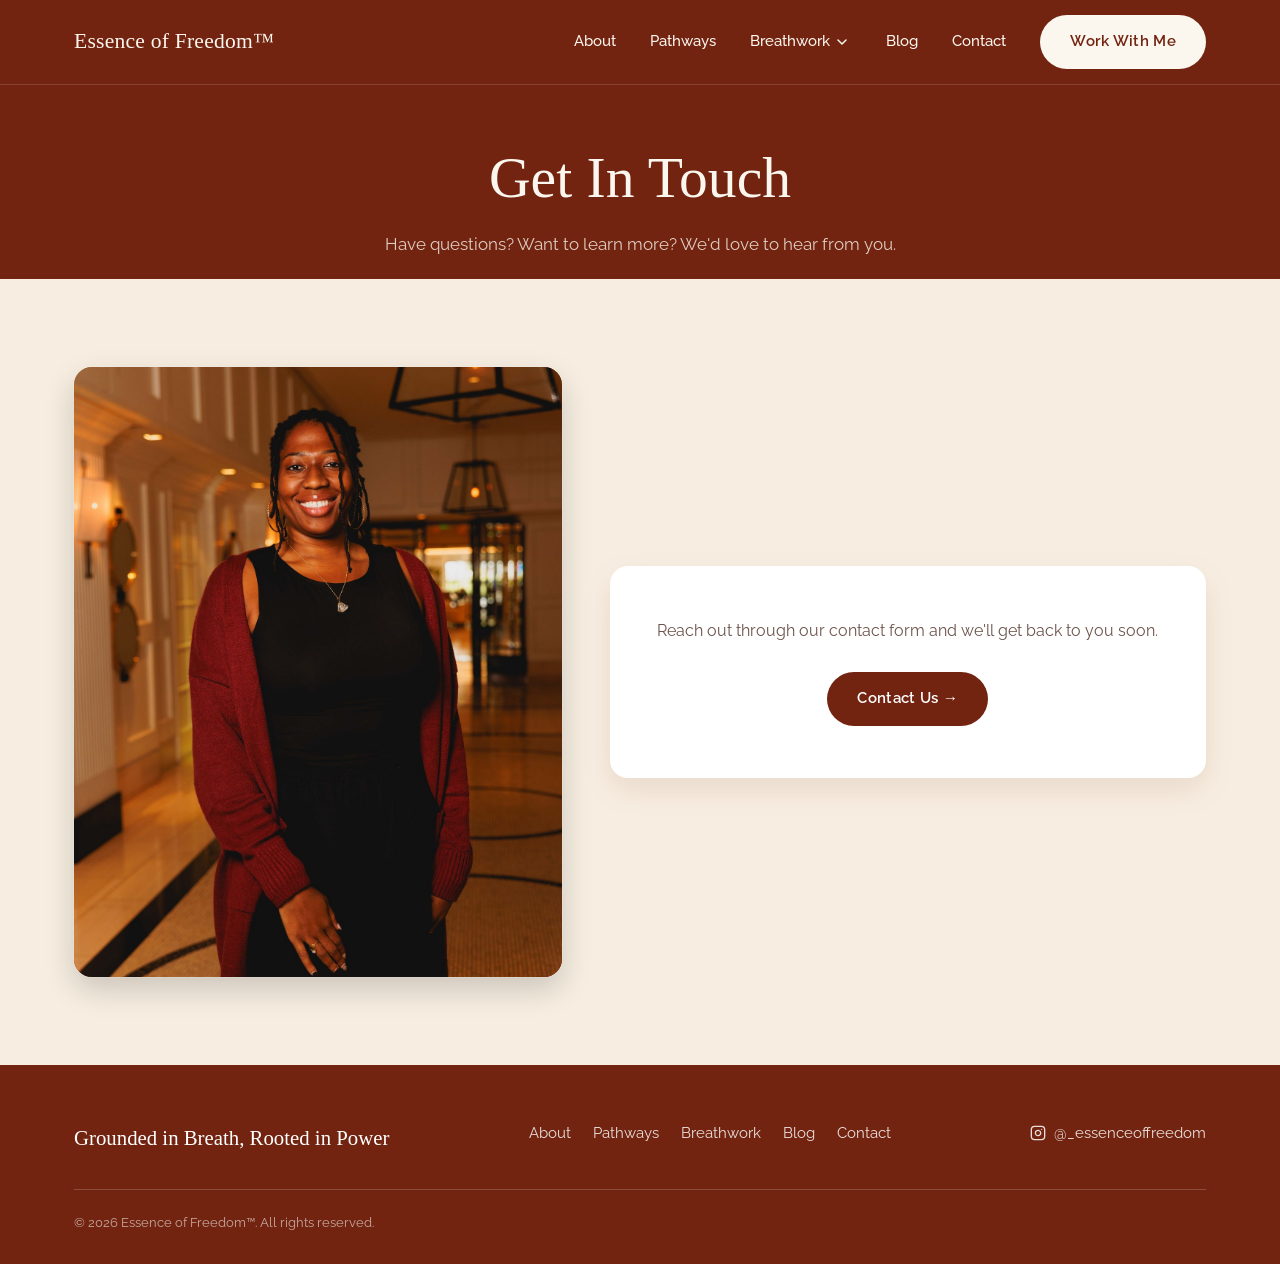
<file: contact.html>
<!DOCTYPE html>
<html lang="en">
<head>
<meta charset="UTF-8">
<meta name="viewport" content="width=device-width, initial-scale=1.0">
<title>Contact | Essence of Freedom</title>
<meta name="description" content="Get in touch with Essence of Freedom — questions about breathwork, coaching, or energy clearing.">
<meta property="og:type" content="website">
<meta property="og:site_name" content="Essence of Freedom™">
<meta property="og:title" content="Contact | Essence of Freedom">
<meta property="og:description" content="Get in touch with Essence of Freedom — questions about breathwork, coaching, or energy clearing.">
<meta property="og:image" content="https://www.essenceoffree.com/images/contact.jpg">
<meta property="og:url" content="https://www.essenceoffree.com/contact.html">
<meta name="twitter:card" content="summary_large_image">
<meta name="twitter:title" content="Contact | Essence of Freedom">
<meta name="twitter:description" content="Get in touch with Essence of Freedom — questions about breathwork, coaching, or energy clearing.">
<meta name="twitter:image" content="https://www.essenceoffree.com/images/contact.jpg">
<link rel="preconnect" href="https://fonts.googleapis.com">
<link rel="preconnect" href="https://fonts.gstatic.com" crossorigin>
<link href="https://fonts.googleapis.com/css2?family=Maharlika&family=Raleway:wght@400;500;600;700&display=swap" rel="stylesheet">
<link rel="icon" type="image/png" href="images/favicon.png">
<link rel="stylesheet" href="css/style.css?v=5">
</head>
<body>

<header class="site-header">
  <div class="container header-inner">
    <a href="index.html" class="logo">Essence of Freedom™</a>
    <nav class="site-nav" id="site-nav">
      <a href="index.html#about">About</a>
      <a href="index.html#pathways">Pathways</a>
      <div class="nav-item has-submenu">
        <a href="breathwork.html" class="nav-link">Breathwork</a>
        <button type="button" class="submenu-toggle" aria-expanded="false" aria-label="Toggle Breathwork submenu">
          <svg width="10" height="6" viewBox="0 0 10 6" fill="none" aria-hidden="true"><path d="M1 1L5 5L9 1" stroke="currentColor" stroke-width="1.5" stroke-linecap="round" stroke-linejoin="round"/></svg>
        </button>
        <div class="submenu">
          <a href="https://calendly.com/nnemoma-essenceoffree/1-1-breathwork-session" target="_blank" rel="noopener">For Individuals</a>
          <a href="/corporatewellness">For Organizations</a>
          <a href="/schools">For Schools</a>
        </div>
      </div>
      <a href="blog.html">Blog</a>
      <a href="contact.html">Contact</a>
      <a href="index.html#pathways" class="btn btn-primary nav-cta">Work With Me</a>
    </nav>
    <button class="hamburger" id="hamburger-btn" aria-label="Toggle menu" aria-expanded="false">
      <span></span><span></span><span></span>
    </button>
  </div>
</header>

<main>

  <section class="page-hero section-dark">
    <div class="container">
      <h1>Get In Touch</h1>
      <p class="lead">Have questions? Want to learn more? We'd love to hear from you.</p>
    </div>
  </section>

  <section class="section">
    <div class="container contact-grid">
      <div class="contact-image">
        <div class="img-ph">
          <img src="images/contact.jpg" alt="Nnemoma Chukwumerije">
          <div class="ph-label">Nnemoma<small>contact.jpg</small></div>
        </div>
      </div>
      <div class="contact-card">
        <p>Reach out through our contact form and we'll get back to you soon.</p>
        <a href="https://forms.gle/7UMjDY6PWmqiddCG7" target="_blank" rel="noopener" class="btn btn-primary">Contact Us →</a>
      </div>
    </div>
  </section>

</main>

<footer class="site-footer">
  <div class="container">
    <div class="footer-top">
      <div class="footer-tagline">Grounded in Breath, Rooted in Power</div>
      <nav class="footer-nav">
        <a href="index.html#about">About</a>
        <a href="index.html#pathways">Pathways</a>
        <a href="breathwork.html">Breathwork</a>
        <a href="blog.html">Blog</a>
        <a href="contact.html">Contact</a>
      </nav>
      <div class="footer-social">
        <a href="https://www.instagram.com/_essenceoffreedom/" target="_blank" rel="noopener">
          <svg width="16" height="16" viewBox="0 0 24 24" fill="none" stroke="currentColor" stroke-width="2" stroke-linecap="round" stroke-linejoin="round" aria-hidden="true"><rect x="2" y="2" width="20" height="20" rx="5" ry="5"></rect><path d="M16 11.37A4 4 0 1 1 12.63 8 4 4 0 0 1 16 11.37z"></path><line x1="17.5" y1="6.5" x2="17.5" y2="6.5"></line></svg>
          @_essenceoffreedom
        </a>
      </div>
    </div>
    <div class="footer-bottom">
      <span>&copy; 2026 Essence of Freedom™. All rights reserved.</span>
    </div>
  </div>
</footer>

<script src="js/main.js"></script>
</body>
</html>
</file>
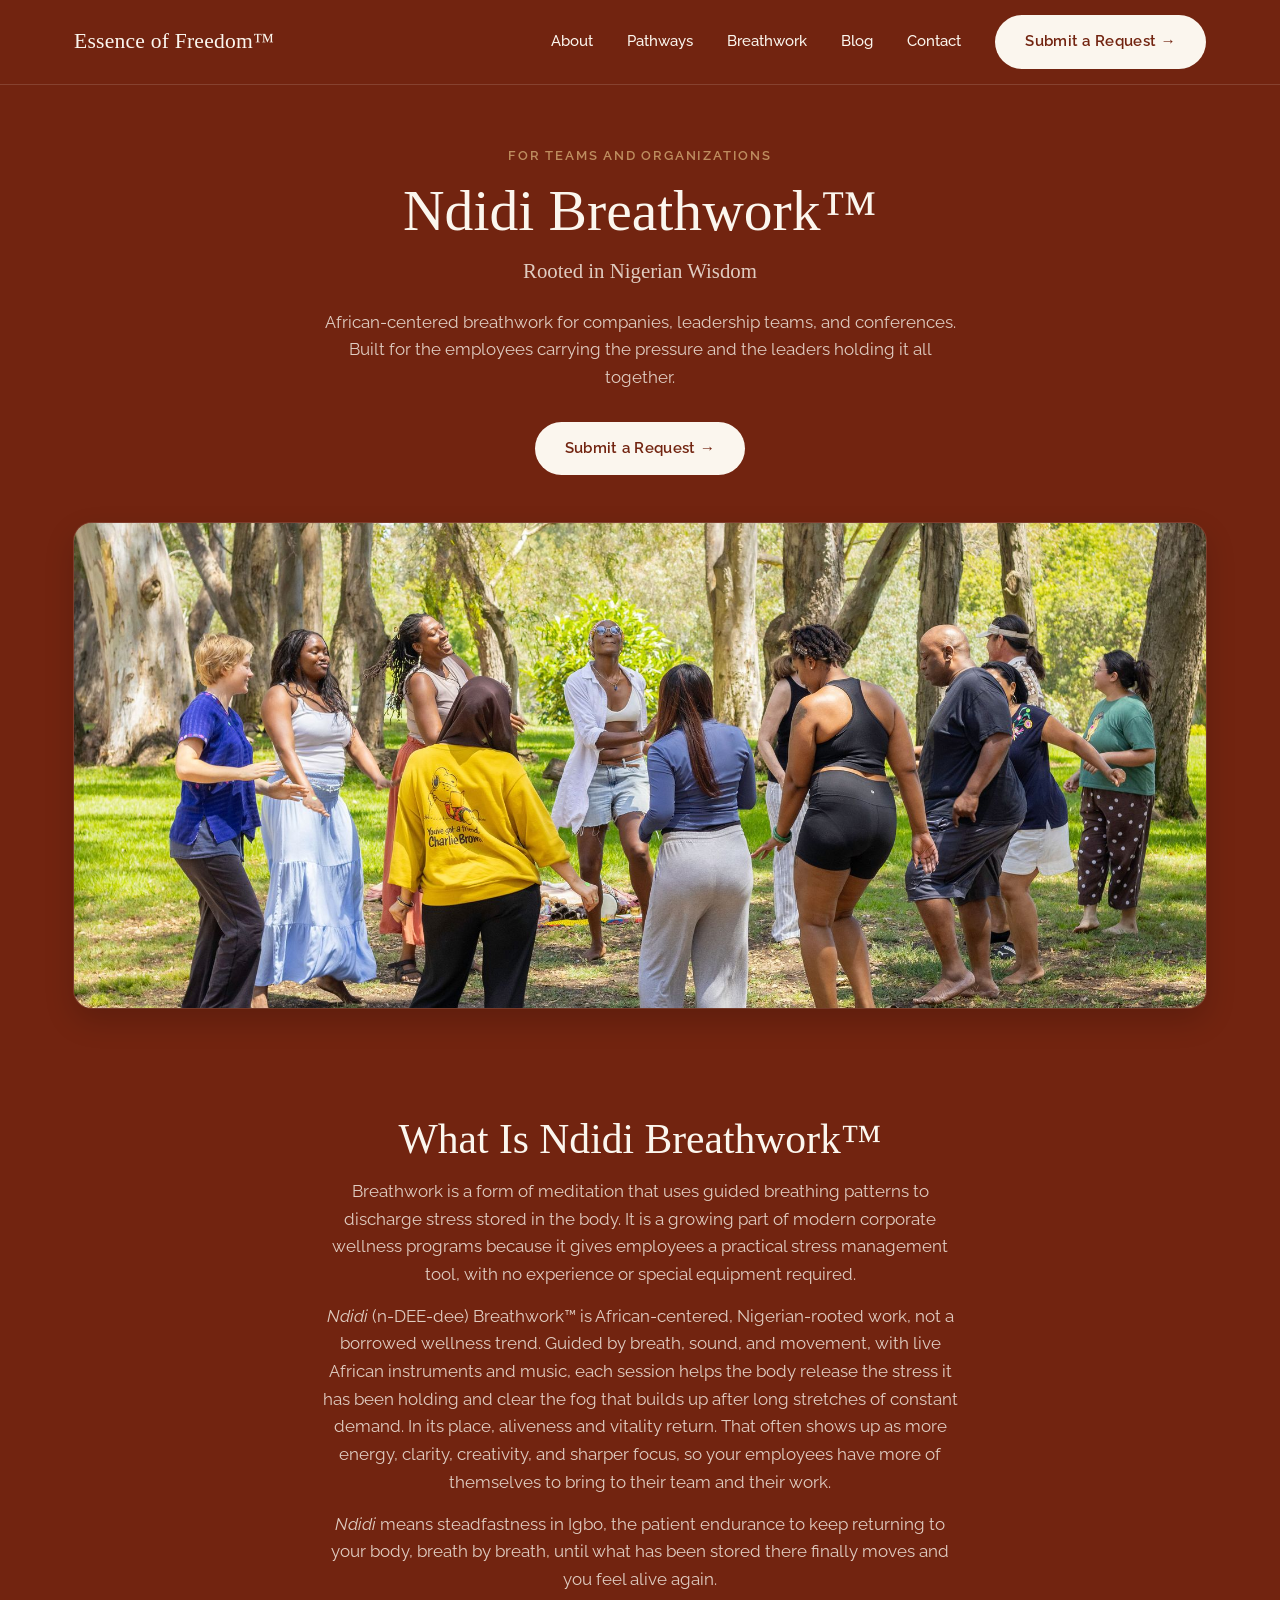
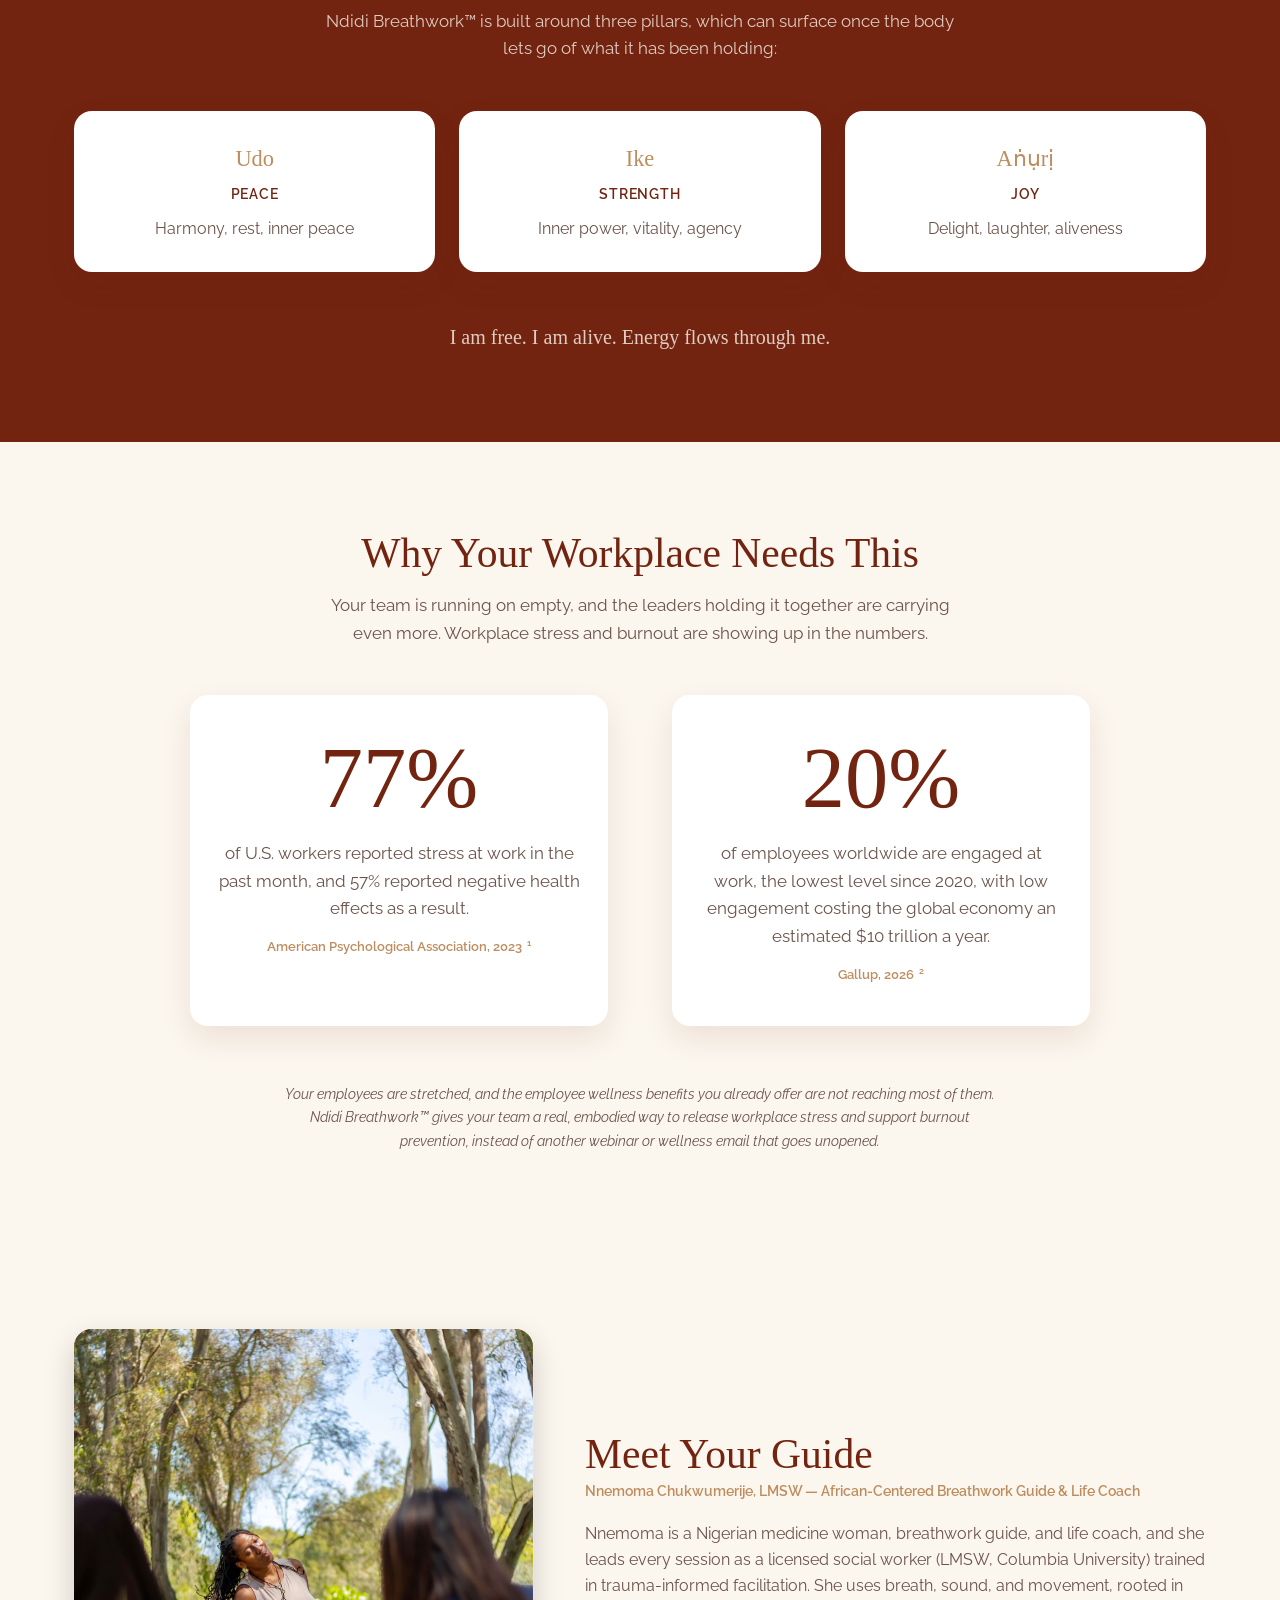
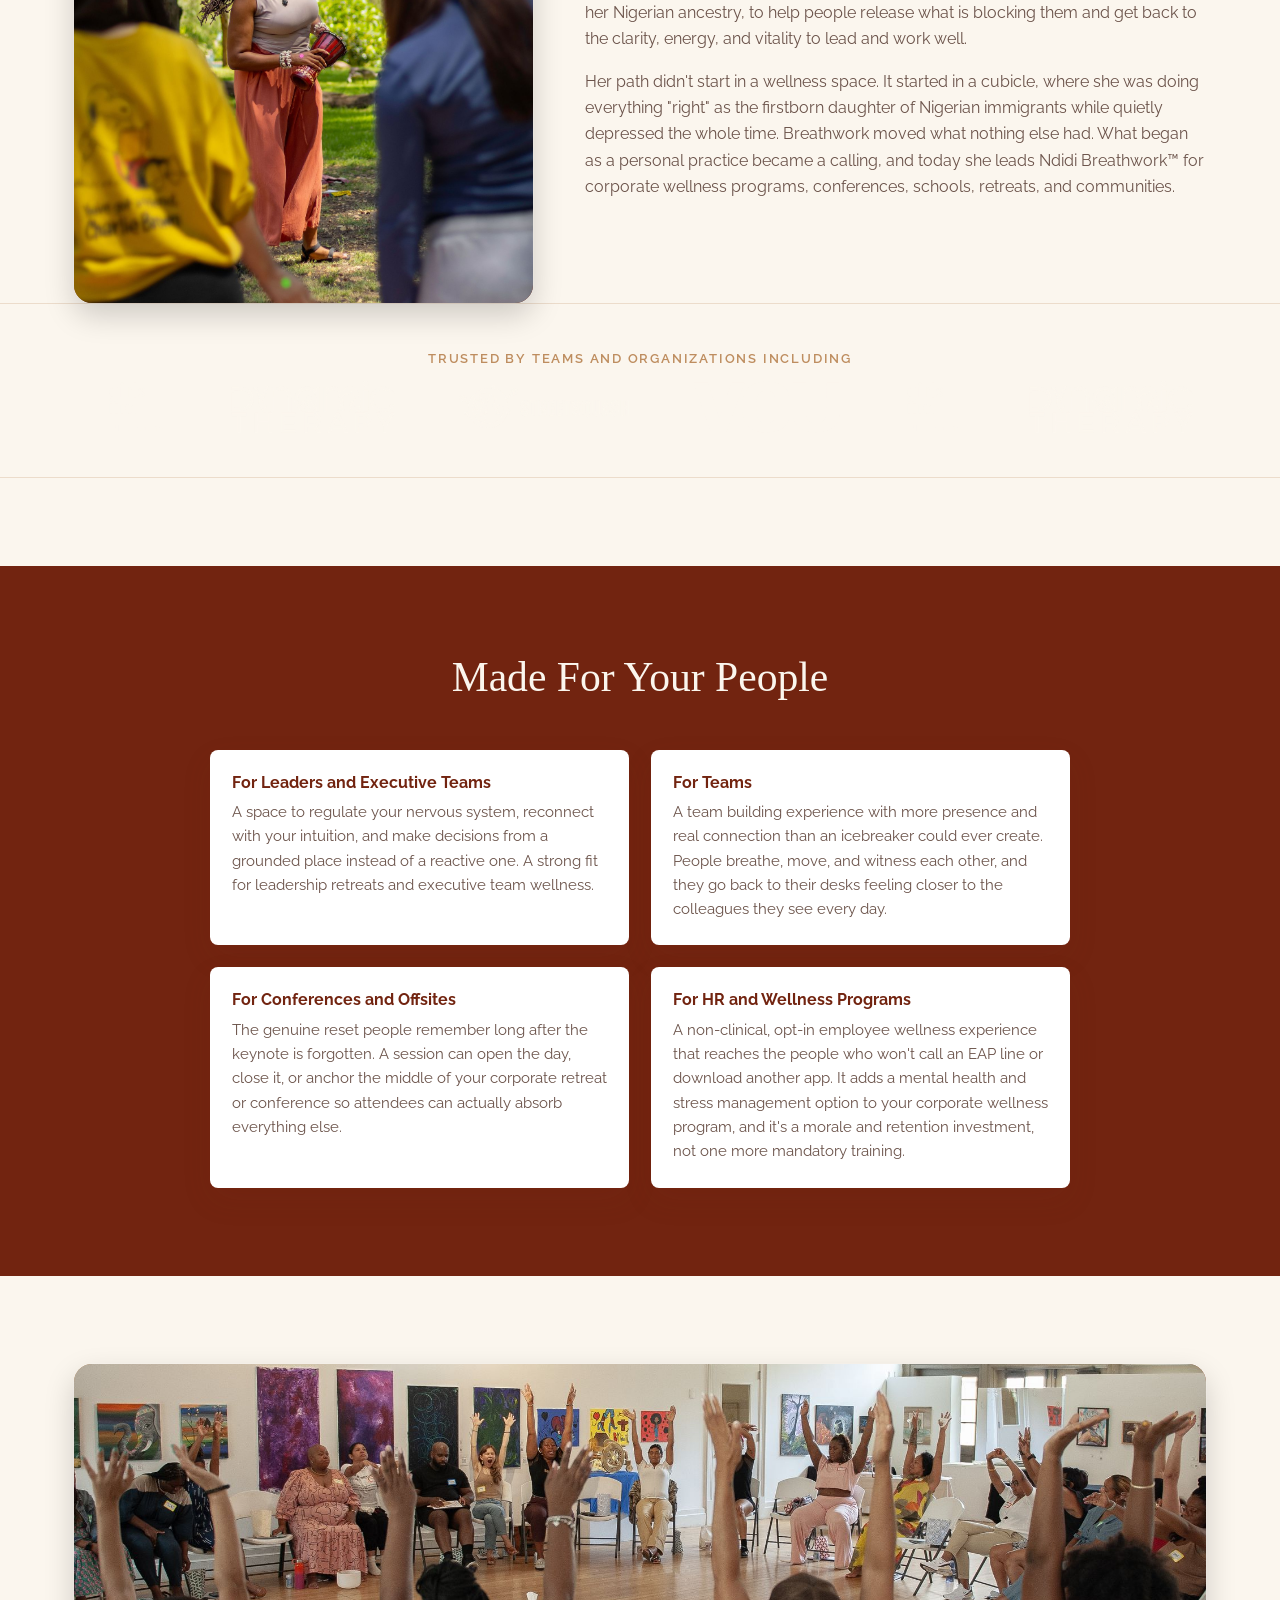
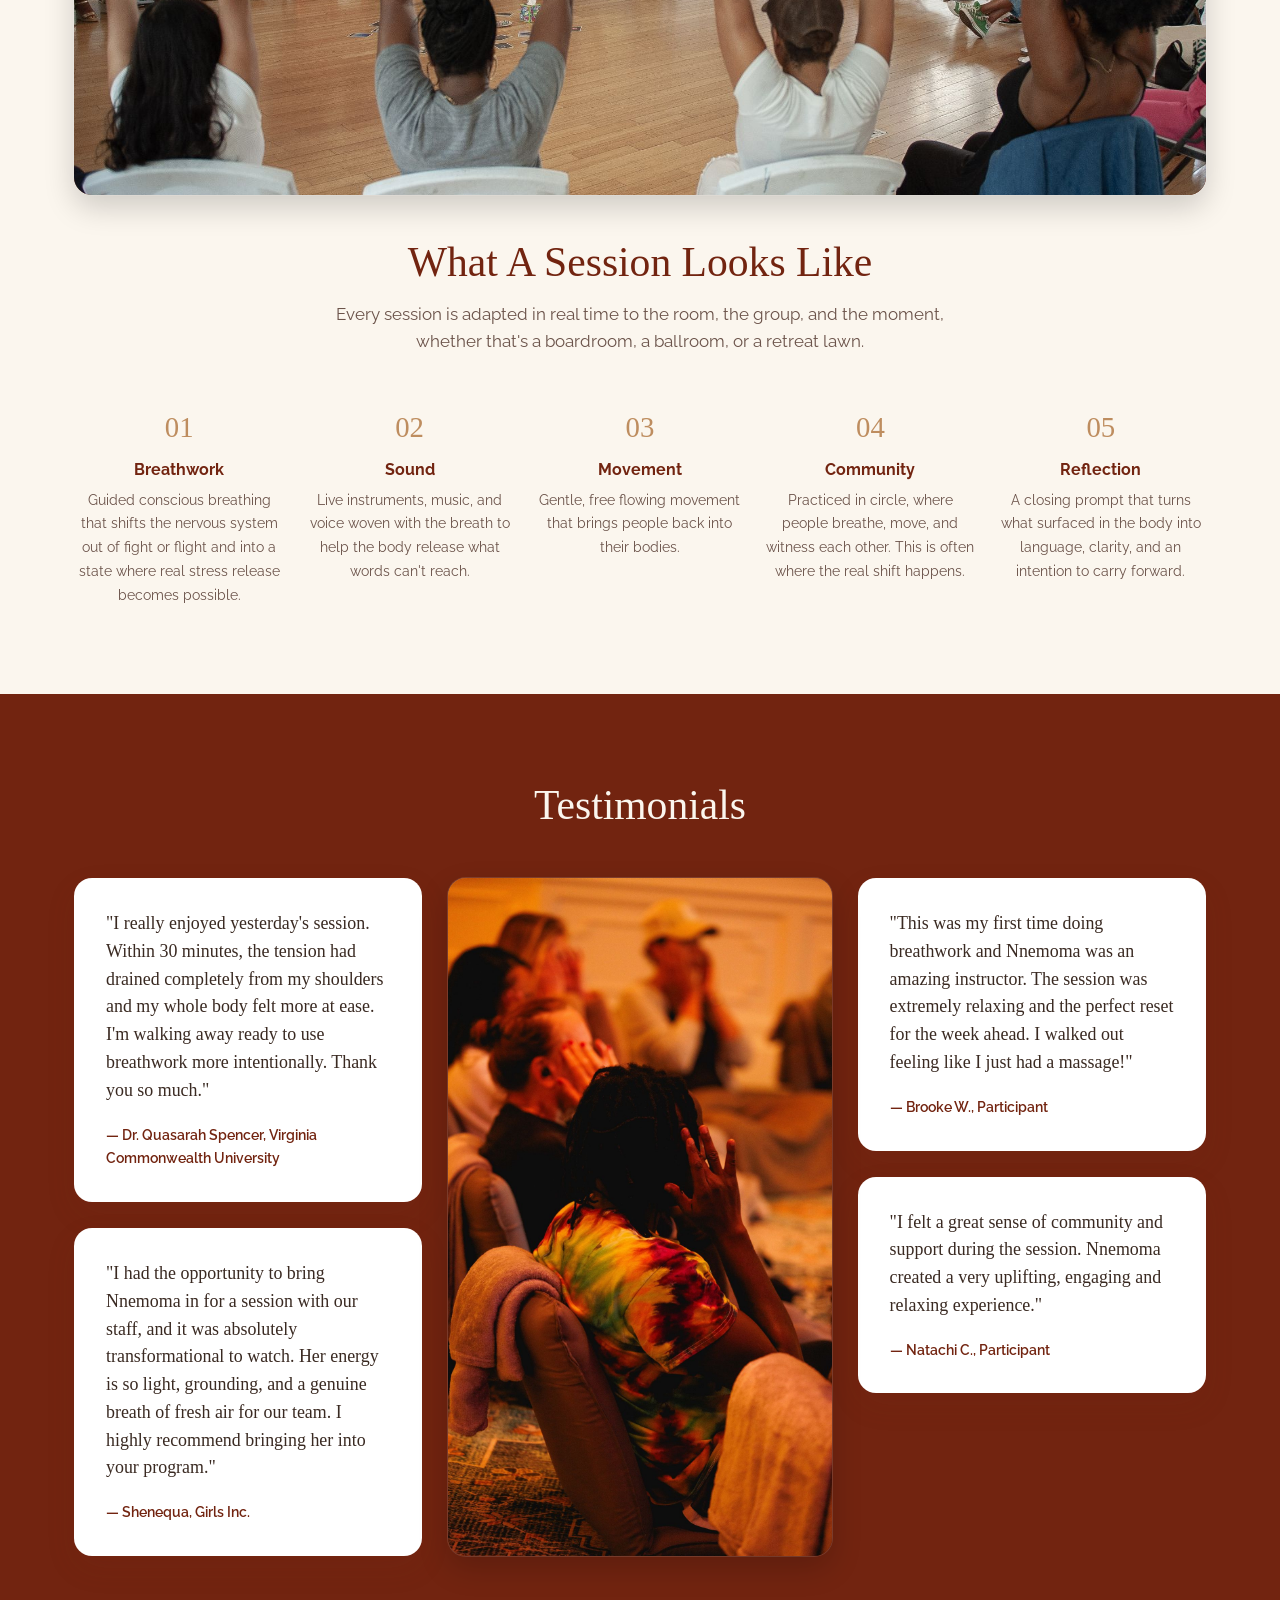
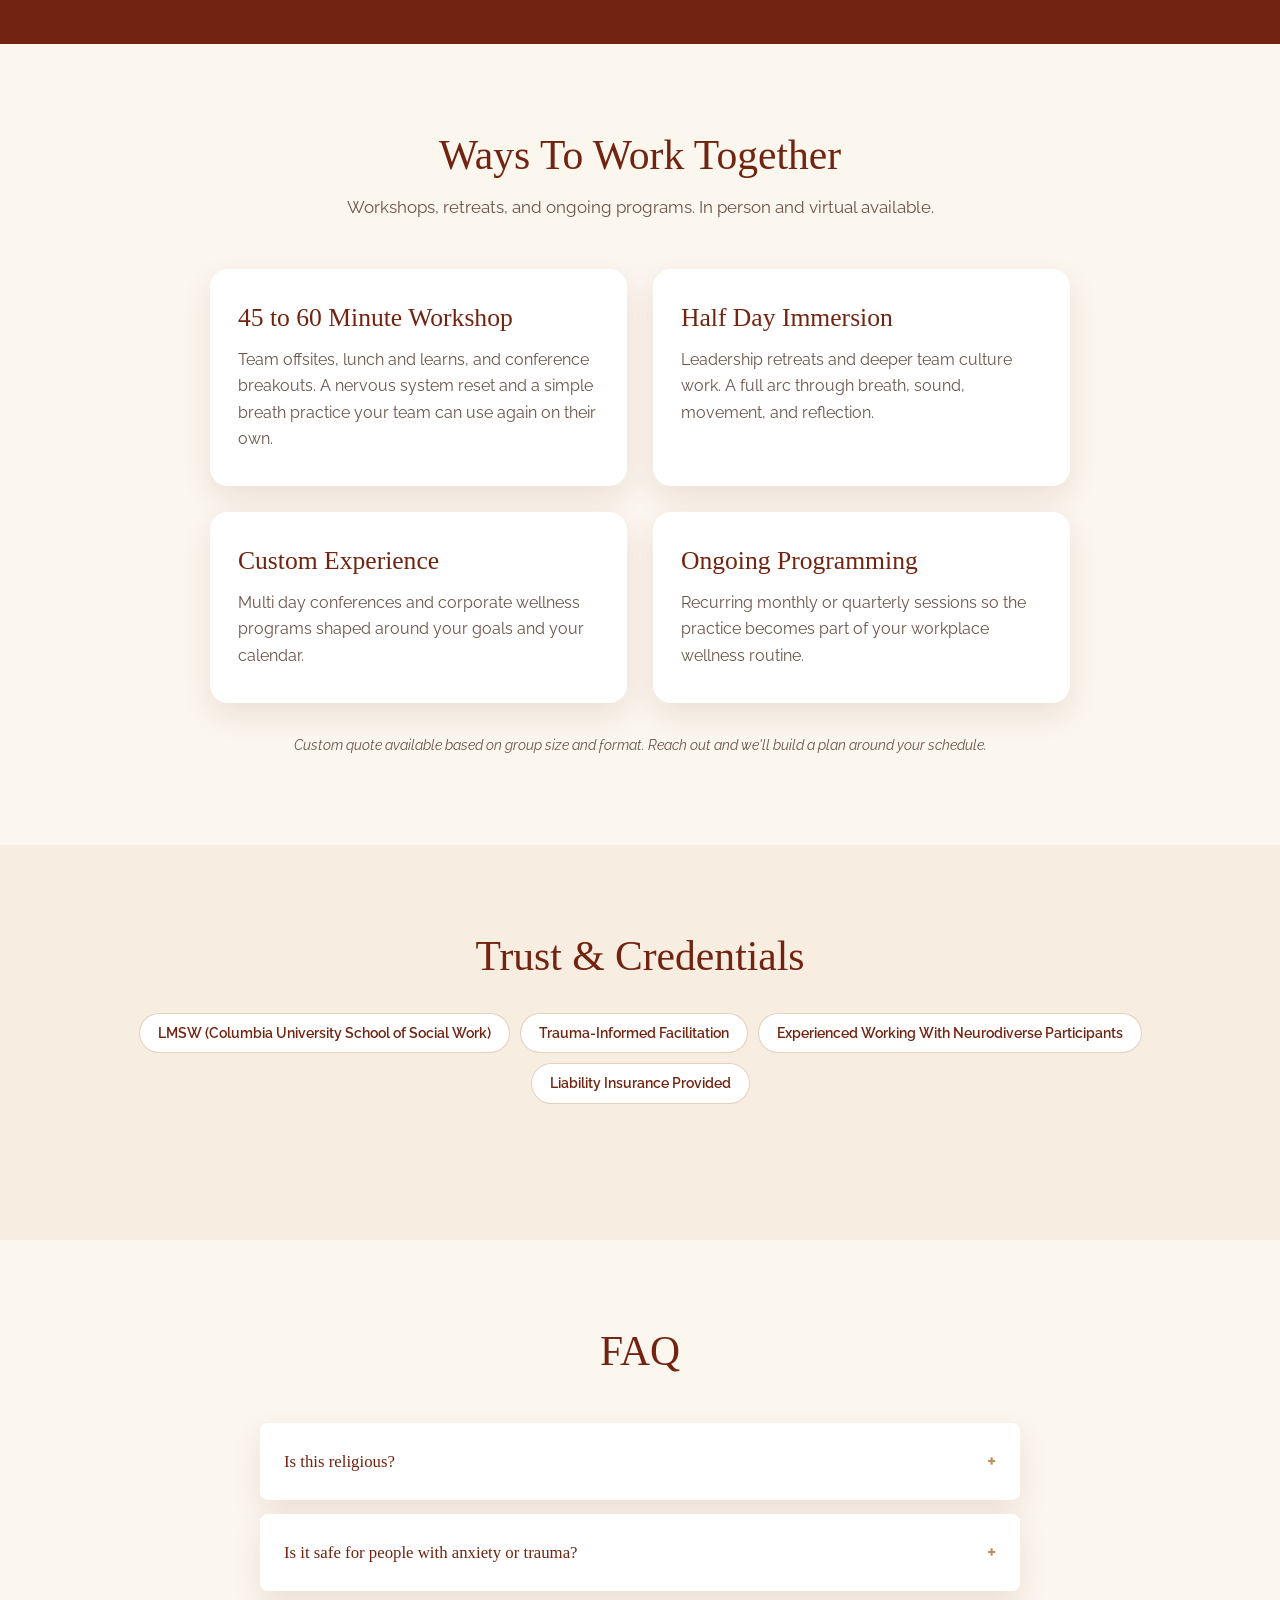
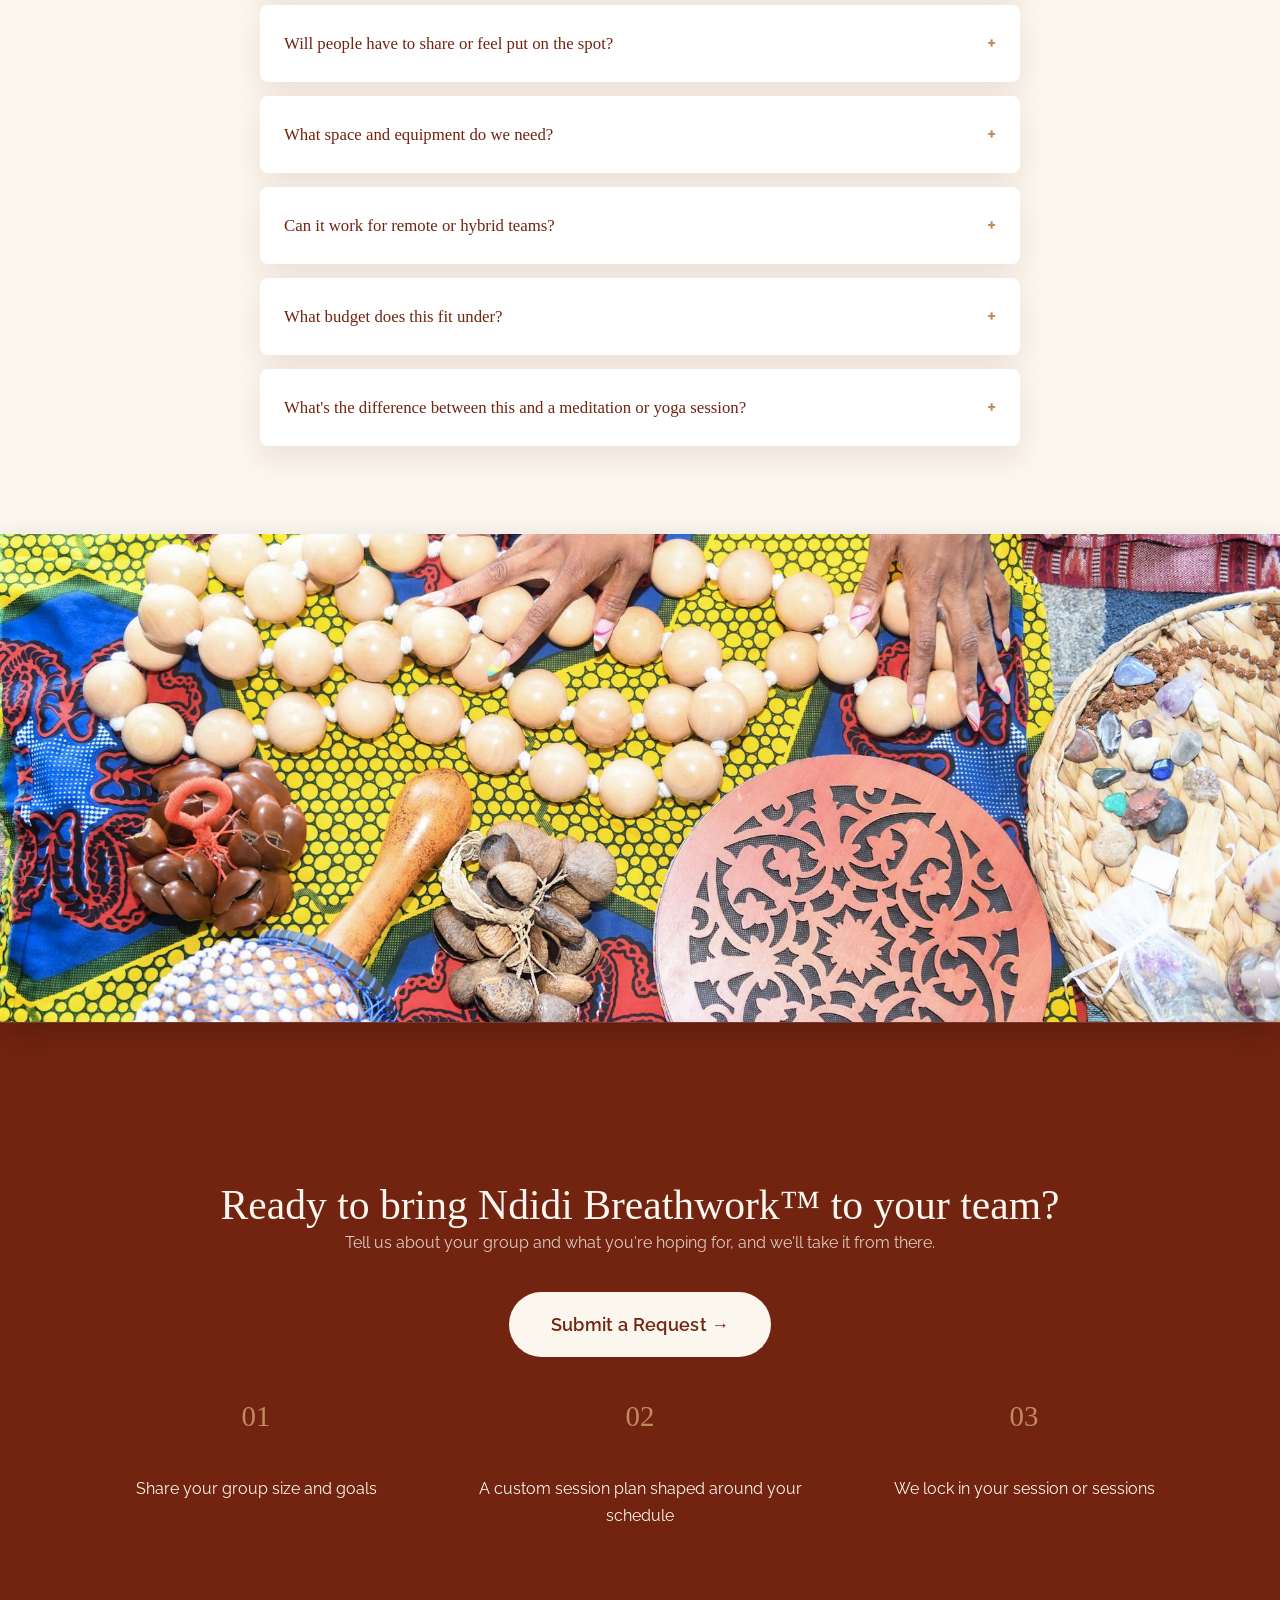
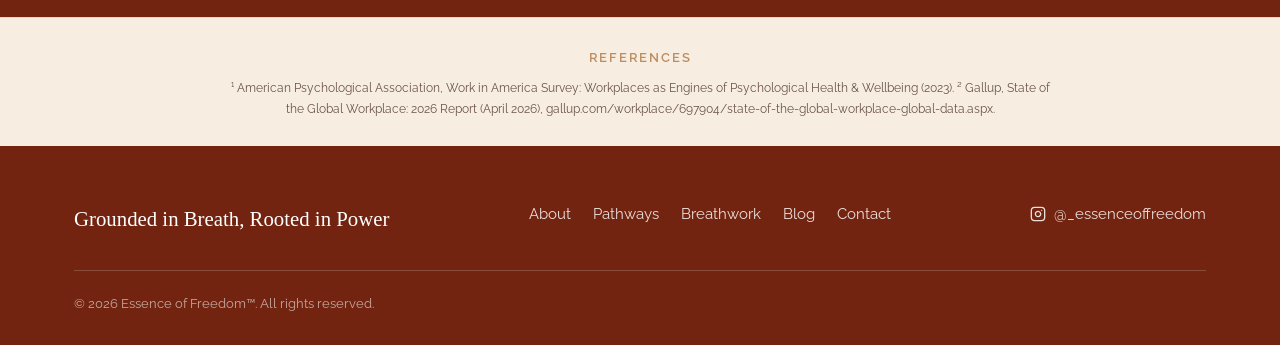
<file: teams.html>
<!DOCTYPE html>
<html lang="en">
<head>
<meta charset="UTF-8">
<meta name="viewport" content="width=device-width, initial-scale=1.0">
<title>Ndidi Breathwork™ for Teams and Organizations | Essence of Freedom</title>
<meta name="description" content="African-centered breathwork for teams, leadership groups, and conferences. Reduce stress and burnout with breath, sound, and movement, in person or virtual.">
<meta property="og:type" content="website">
<meta property="og:site_name" content="Essence of Freedom™">
<meta property="og:title" content="Ndidi Breathwork™ for Teams and Organizations | Essence of Freedom">
<meta property="og:description" content="African-centered breathwork for teams, leadership groups, and conferences. Reduce stress and burnout with breath, sound, and movement, in person or virtual.">
<meta property="og:image" content="https://www.essenceoffree.com/images/breathwork-hero.jpg">
<meta property="og:url" content="https://www.essenceoffree.com/teams.html">
<meta name="twitter:card" content="summary_large_image">
<meta name="twitter:title" content="Ndidi Breathwork™ for Teams and Organizations | Essence of Freedom">
<meta name="twitter:description" content="African-centered breathwork for teams, leadership groups, and conferences. Reduce stress and burnout with breath, sound, and movement, in person or virtual.">
<meta name="twitter:image" content="https://www.essenceoffree.com/images/breathwork-hero.jpg">
<link rel="preconnect" href="https://fonts.googleapis.com">
<link rel="preconnect" href="https://fonts.gstatic.com" crossorigin>
<link href="https://fonts.googleapis.com/css2?family=Maharlika&family=Raleway:wght@400;500;600;700&display=swap" rel="stylesheet">
<link rel="icon" type="image/png" href="images/favicon.png">
<link rel="stylesheet" href="css/style.css">
<script type="application/ld+json">
{
  "@context": "https://schema.org",
  "@type": "FAQPage",
  "mainEntity": [
    {
      "@type": "Question",
      "name": "Is this religious?",
      "acceptedAnswer": {
        "@type": "Answer",
        "text": "No. It's rooted in Nigerian cultural tradition and isn't tied to any religious practice or belief system. It's welcoming to people of all backgrounds."
      }
    },
    {
      "@type": "Question",
      "name": "Is it safe for people with anxiety or trauma?",
      "acceptedAnswer": {
        "@type": "Answer",
        "text": "Yes. Sessions are trauma-informed and paced by the group, and participation in any part is always optional."
      }
    },
    {
      "@type": "Question",
      "name": "Will people have to share or feel put on the spot?",
      "acceptedAnswer": {
        "@type": "Answer",
        "text": "No. Every practice is offered as an invitation, and nobody is required to speak, share, or take part in anything that doesn't feel right for them."
      }
    },
    {
      "@type": "Question",
      "name": "What space and equipment do we need?",
      "acceptedAnswer": {
        "@type": "Answer",
        "text": "For in person sessions, you'll need a room where people can sit down comfortably, with chairs or floor space, ideally arranged in a circle. Depending on group size, audio support may be needed for the music. For virtual sessions, each person needs a device, a stable internet connection, and a quiet, private space where they can sit comfortably. Headphones are recommended."
      }
    },
    {
      "@type": "Question",
      "name": "Can it work for remote or hybrid teams?",
      "acceptedAnswer": {
        "@type": "Answer",
        "text": "Virtual sessions work well for fully remote teams, and in person sessions are ideal for teams who share a workspace. We don't recommend a hybrid setup where some people are in the room and others are on a screen, because everyone has a better experience when they're all in the same format."
      }
    },
    {
      "@type": "Question",
      "name": "What budget does this fit under?",
      "acceptedAnswer": {
        "@type": "Answer",
        "text": "Corporate wellness, employee wellness, leadership development, retention, belonging, and conference programming budgets. If your organization already funds any of those, Ndidi Breathwork™ fits into that line and doesn't add a new category to justify."
      }
    },
    {
      "@type": "Question",
      "name": "What's the difference between this and a meditation or yoga session?",
      "acceptedAnswer": {
        "@type": "Answer",
        "text": "Meditation usually asks you to quiet your mind, and yoga moves your body through poses (the asanas). This form of breathwork goes a step further, combining guided breathing patterns with live sound instruments and movement, and the presence of the group. You don't need to be flexible, experienced, or good at sitting still to get something out of it."
      }
    }
  ]
}
</script>
</head>
<body>

<header class="site-header">
  <div class="container header-inner">
    <a href="index.html" class="logo">Essence of Freedom™</a>
    <nav class="site-nav" id="site-nav">
      <a href="index.html#about">About</a>
      <a href="index.html#pathways">Pathways</a>
      <a href="breathwork.html">Breathwork</a>
      <a href="blog.html">Blog</a>
      <a href="contact.html">Contact</a>
      <a href="https://docs.google.com/forms/d/e/1FAIpQLSfHdwgoGO_F8Uzzc2m8N9lkdZJM60sChmYHq2JmINJsIXnQtg/viewform" target="_blank" rel="noopener" class="btn btn-primary nav-cta">Submit a Request →</a>
    </nav>
    <button class="hamburger" id="hamburger-btn" aria-label="Toggle menu" aria-expanded="false">
      <span></span><span></span><span></span>
    </button>
  </div>
</header>

<main>

  <!-- ============ HERO ============ -->
  <section class="page-hero section-dark">
    <div class="container">
      <span class="eyebrow">For Teams and Organizations</span>
      <h1>Ndidi Breathwork™</h1>
      <p class="subhead">Rooted in Nigerian Wisdom</p>
      <p class="lead">African-centered breathwork for companies, leadership teams, and conferences. Built for the employees carrying the pressure and the leaders holding it all together.</p>
      <div class="page-hero-ctas">
        <a href="https://docs.google.com/forms/d/e/1FAIpQLSfHdwgoGO_F8Uzzc2m8N9lkdZJM60sChmYHq2JmINJsIXnQtg/viewform" target="_blank" rel="noopener" class="btn btn-primary">Submit a Request →</a>
      </div>
      <div class="page-hero-image">
        <div class="img-ph">
          <img src="images/breathwork-hero.jpg" alt="Outdoor group breathwork session with a team, arms raised">
          <div class="ph-label">Group Session, Outdoors<small>breathwork-hero.jpg</small></div>
        </div>
      </div>
    </div>
  </section>

  <!-- ============ WHAT IS NDIDI ============ -->
  <section class="section section-dark">
    <div class="container">
      <div class="section-head">
        <h2>What Is Ndidi Breathwork™</h2>
        <p>Breathwork is a form of meditation that uses guided breathing patterns to discharge stress stored in the body. It is a growing part of modern corporate wellness programs because it gives employees a practical stress management tool, with no experience or special equipment required.</p>
        <p><em>Ndidi</em> (n-DEE-dee) Breathwork™ is African-centered, Nigerian-rooted work, not a borrowed wellness trend. Guided by breath, sound, and movement, with live African instruments and music, each session helps the body release the stress it has been holding and clear the fog that builds up after long stretches of constant demand. In its place, aliveness and vitality return. That often shows up as more energy, clarity, creativity, and sharper focus, so your employees have more of themselves to bring to their team and their work.</p>
        <p><em>Ndidi</em> means steadfastness in Igbo, the patient endurance to keep returning to your body, breath by breath, until what has been stored there finally moves and you feel alive again.</p>
        <p>Ndidi Breathwork™ is built around three pillars, which can surface once the body lets go of what it has been holding:</p>
      </div>

      <div class="pillars-grid">
        <div class="pillar-card">
          <span class="pillar-word">Udo</span>
          <span class="pillar-eng">Peace</span>
          <p>Harmony, rest, inner peace</p>
        </div>
        <div class="pillar-card">
          <span class="pillar-word">Ike</span>
          <span class="pillar-eng">Strength</span>
          <p>Inner power, vitality, agency</p>
        </div>
        <div class="pillar-card">
          <span class="pillar-word">Aṅụrị</span>
          <span class="pillar-eng">Joy</span>
          <p>Delight, laughter, aliveness</p>
        </div>
      </div>

      <p class="affirmation">
        I am free. I am alive. Energy flows through me.
      </p>
    </div>
  </section>

  <!-- ============ WHY YOUR WORKPLACE NEEDS THIS ============ -->
  <section class="section section-alt">
    <div class="container">
      <div class="section-head">
        <h2>Why Your Workplace Needs This</h2>
        <p>Your team is running on empty, and the leaders holding it together are carrying even more. Workplace stress and burnout are showing up in the numbers.</p>
      </div>

      <div class="stat-grid">
        <div class="stat-tile">
          <span class="stat-number">77%</span>
          <p>of U.S. workers reported stress at work in the past month, and 57% reported negative health effects as a result.</p>
          <span class="stat-source">American Psychological Association, 2023 <sup>1</sup></span>
        </div>
        <div class="stat-tile">
          <span class="stat-number">20%</span>
          <p>of employees worldwide are engaged at work, the lowest level since 2020, with low engagement costing the global economy an estimated $10 trillion a year.</p>
          <span class="stat-source">Gallup, 2026 <sup>2</sup></span>
        </div>
      </div>

      <p class="tier-note tier-note-narrow">Your employees are stretched, and the employee wellness benefits you already offer are not reaching most of them. Ndidi Breathwork™ gives your team a real, embodied way to release workplace stress and support burnout prevention, instead of another webinar or wellness email that goes unopened.</p>
    </div>
  </section>

  <!-- ============ MEET YOUR GUIDE ============ -->
  <section class="section section-alt">
    <div class="container guide-grid">
      <div class="guide-image">
        <div class="img-ph">
          <img src="images/meet-your-guide2.jpg" alt="Nnemoma Chukwumerije leading a breathwork session outdoors">
          <div class="ph-label">Nnemoma, Guide<small>meet-your-guide2.jpg</small></div>
        </div>
      </div>
      <div class="guide-copy">
        <h2>Meet Your Guide</h2>
        <span class="role">Nnemoma Chukwumerije, LMSW — African-Centered Breathwork Guide &amp; Life Coach</span>
        <p>Nnemoma is a Nigerian medicine woman, breathwork guide, and life coach, and she leads every session as a licensed social worker (LMSW, Columbia University) trained in trauma-informed facilitation. She uses breath, sound, and movement, rooted in her Nigerian ancestry, to help people release what is blocking them and get back to the clarity, energy, and vitality to lead and work well.</p>
        <p>Her path didn't start in a wellness space. It started in a cubicle, where she was doing everything "right" as the firstborn daughter of Nigerian immigrants while quietly depressed the whole time. Breathwork moved what nothing else had. What began as a personal practice became a calling, and today she leads Ndidi Breathwork™ for corporate wellness programs, conferences, schools, retreats, and communities.</p>
      </div>
    </div>

    <div class="logo-band">
      <div class="container">
        <span class="eyebrow">Trusted by teams and organizations including</span>
        <div class="logo-marquee" aria-hidden="true">
          <div class="logo-track">
            <div class="logo-group">
              <div class="logo-item"><img src="images/logo-girlsinc.svg" alt="Girls Inc NYC logo"></div>
              <div class="logo-item"><img src="images/logo-dynamictherapy.png" alt="Dynamic Therapy logo"></div>
              <div class="logo-item"><img src="images/logo-streetsquash.png" alt="StreetSquash logo"></div>
              <div class="logo-item"><img src="images/logo-vcu.svg" alt="VCU logo"></div>
              <div class="logo-item"><img src="images/logo-girlsinc.svg" alt="Girls Inc NYC logo"></div>
              <div class="logo-item"><img src="images/logo-dynamictherapy.png" alt="Dynamic Therapy logo"></div>
              <div class="logo-item"><img src="images/logo-streetsquash.png" alt="StreetSquash logo"></div>
              <div class="logo-item"><img src="images/logo-vcu.svg" alt="VCU logo"></div>
              <div class="logo-item"><img src="images/logo-girlsinc.svg" alt="Girls Inc NYC logo"></div>
              <div class="logo-item"><img src="images/logo-dynamictherapy.png" alt="Dynamic Therapy logo"></div>
              <div class="logo-item"><img src="images/logo-streetsquash.png" alt="StreetSquash logo"></div>
              <div class="logo-item"><img src="images/logo-vcu.svg" alt="VCU logo"></div>
            </div>
            <div class="logo-group">
              <div class="logo-item"><img src="images/logo-girlsinc.svg" alt="Girls Inc NYC logo"></div>
              <div class="logo-item"><img src="images/logo-dynamictherapy.png" alt="Dynamic Therapy logo"></div>
              <div class="logo-item"><img src="images/logo-streetsquash.png" alt="StreetSquash logo"></div>
              <div class="logo-item"><img src="images/logo-vcu.svg" alt="VCU logo"></div>
              <div class="logo-item"><img src="images/logo-girlsinc.svg" alt="Girls Inc NYC logo"></div>
              <div class="logo-item"><img src="images/logo-dynamictherapy.png" alt="Dynamic Therapy logo"></div>
              <div class="logo-item"><img src="images/logo-streetsquash.png" alt="StreetSquash logo"></div>
              <div class="logo-item"><img src="images/logo-vcu.svg" alt="VCU logo"></div>
              <div class="logo-item"><img src="images/logo-girlsinc.svg" alt="Girls Inc NYC logo"></div>
              <div class="logo-item"><img src="images/logo-dynamictherapy.png" alt="Dynamic Therapy logo"></div>
              <div class="logo-item"><img src="images/logo-streetsquash.png" alt="StreetSquash logo"></div>
              <div class="logo-item"><img src="images/logo-vcu.svg" alt="VCU logo"></div>
            </div>
          </div>
        </div>
        <div class="logo-static-row">
          <img src="images/logo-girlsinc.svg" alt="Girls Inc NYC logo">
          <img src="images/logo-dynamictherapy.png" alt="Dynamic Therapy logo">
          <img src="images/logo-streetsquash.png" alt="StreetSquash logo">
          <img src="images/logo-vcu.svg" alt="VCU logo">
        </div>
      </div>
    </div>
  </section>

  <!-- ============ MADE FOR YOUR PEOPLE ============ -->
  <section class="section section-dark">
    <div class="container">
      <div class="section-head">
        <h2>Made For Your People</h2>
      </div>

      <div class="audience-grid grid-2-narrow">
        <div class="audience-card">
          <h4>For Leaders and Executive Teams</h4>
          <p>A space to regulate your nervous system, reconnect with your intuition, and make decisions from a grounded place instead of a reactive one. A strong fit for leadership retreats and executive team wellness.</p>
        </div>
        <div class="audience-card">
          <h4>For Teams</h4>
          <p>A team building experience with more presence and real connection than an icebreaker could ever create. People breathe, move, and witness each other, and they go back to their desks feeling closer to the colleagues they see every day.</p>
        </div>
        <div class="audience-card">
          <h4>For Conferences and Offsites</h4>
          <p>The genuine reset people remember long after the keynote is forgotten. A session can open the day, close it, or anchor the middle of your corporate retreat or conference so attendees can actually absorb everything else.</p>
        </div>
        <div class="audience-card">
          <h4>For HR and Wellness Programs</h4>
          <p>A non-clinical, opt-in employee wellness experience that reaches the people who won't call an EAP line or download another app. It adds a mental health and stress management option to your corporate wellness program, and it's a morale and retention investment, not one more mandatory training.</p>
        </div>
      </div>
    </div>
  </section>

  <!-- ============ WHAT A SESSION LOOKS LIKE ============ -->
  <section class="section section-alt">
    <div class="container">
      <div class="steps-banner">
        <div class="img-ph">
          <img src="images/breathwork-session-banner.jpg" alt="Ndidi Breathwork session in progress with a group">
          <div class="ph-label">Session In Progress<small>breathwork-session-banner.jpg</small></div>
        </div>
      </div>

      <div class="section-head">
        <h2>What A Session Looks Like</h2>
        <p>Every session is adapted in real time to the room, the group, and the moment, whether that's a boardroom, a ballroom, or a retreat lawn.</p>
      </div>

      <div class="steps-grid">
        <div class="step-card">
          <span class="step-num">01</span>
          <h4>Breathwork</h4>
          <p>Guided conscious breathing that shifts the nervous system out of fight or flight and into a state where real stress release becomes possible.</p>
        </div>
        <div class="step-card">
          <span class="step-num">02</span>
          <h4>Sound</h4>
          <p>Live instruments, music, and voice woven with the breath to help the body release what words can't reach.</p>
        </div>
        <div class="step-card">
          <span class="step-num">03</span>
          <h4>Movement</h4>
          <p>Gentle, free flowing movement that brings people back into their bodies.</p>
        </div>
        <div class="step-card">
          <span class="step-num">04</span>
          <h4>Community</h4>
          <p>Practiced in circle, where people breathe, move, and witness each other. This is often where the real shift happens.</p>
        </div>
        <div class="step-card">
          <span class="step-num">05</span>
          <h4>Reflection</h4>
          <p>A closing prompt that turns what surfaced in the body into language, clarity, and an intention to carry forward.</p>
        </div>
      </div>
    </div>
  </section>

  <!-- ============ TESTIMONIALS ============ -->
  <section class="section section-dark">
    <div class="container">
      <div class="section-head">
        <h2>Testimonials</h2>
      </div>
      <div class="testimonial-media">
        <div class="testimonial-stack">
          <blockquote class="testimonial-card">
            <p class="quote">"I really enjoyed yesterday's session. Within 30 minutes, the tension had drained completely from my shoulders and my whole body felt more at ease. I'm walking away ready to use breathwork more intentionally. Thank you so much."</p>
            <div class="testimonial-meta">
              <span class="attribution">— Dr. Quasarah Spencer, Virginia Commonwealth University</span>
            </div>
          </blockquote>
          <blockquote class="testimonial-card">
            <p class="quote">"I had the opportunity to bring Nnemoma in for a session with our staff, and it was absolutely transformational to watch. Her energy is so light, grounding, and a genuine breath of fresh air for our team. I highly recommend bringing her into your program."</p>
            <div class="testimonial-meta">
              <span class="attribution">— Shenequa, Girls Inc.</span>
            </div>
          </blockquote>
        </div>
        <div class="img-ph">
          <img src="images/breathwork-testimonials.jpg" alt="Breathwork community in session">
          <div class="ph-label">Community In Session<small>breathwork-testimonials.jpg</small></div>
        </div>
        <div class="testimonial-stack">
          <blockquote class="testimonial-card">
            <p class="quote">"This was my first time doing breathwork and Nnemoma was an amazing instructor. The session was extremely relaxing and the perfect reset for the week ahead. I walked out feeling like I just had a massage!"</p>
            <div class="testimonial-meta">
              <span class="attribution">— Brooke W., Participant</span>
            </div>
          </blockquote>
          <blockquote class="testimonial-card">
            <p class="quote">"I felt a great sense of community and support during the session. Nnemoma created a very uplifting, engaging and relaxing experience."</p>
            <div class="testimonial-meta">
              <span class="attribution">— Natachi C., Participant</span>
            </div>
          </blockquote>
        </div>
      </div>
    </div>
  </section>

  <!-- ============ WAYS TO WORK TOGETHER ============ -->
  <section class="section section-alt">
    <div class="container">
      <div class="section-head">
        <h2>Ways To Work Together</h2>
        <p>Workshops, retreats, and ongoing programs. In person and virtual available.</p>
      </div>

      <div class="tiers-grid grid-2-narrow">
        <div class="tier-card">
          <h3>45 to 60 Minute Workshop</h3>
          <p>Team offsites, lunch and learns, and conference breakouts. A nervous system reset and a simple breath practice your team can use again on their own.</p>
        </div>
        <div class="tier-card">
          <h3>Half Day Immersion</h3>
          <p>Leadership retreats and deeper team culture work. A full arc through breath, sound, movement, and reflection.</p>
        </div>
        <div class="tier-card">
          <h3>Custom Experience</h3>
          <p>Multi day conferences and corporate wellness programs shaped around your goals and your calendar.</p>
        </div>
        <div class="tier-card">
          <h3>Ongoing Programming</h3>
          <p>Recurring monthly or quarterly sessions so the practice becomes part of your workplace wellness routine.</p>
        </div>
      </div>

      <p class="tier-note">Custom quote available based on group size and format. Reach out and we'll build a plan around your schedule.</p>
    </div>
  </section>

  <!-- ============ TRUST & CREDENTIALS ============ -->
  <section class="section">
    <div class="container">
      <div class="section-head section-head-tight">
        <h2>Trust &amp; Credentials</h2>
      </div>
      <div class="tag-list">
        <span class="tag-pill">LMSW (Columbia University School of Social Work)</span>
        <span class="tag-pill">Trauma-Informed Facilitation</span>
        <span class="tag-pill">Experienced Working With Neurodiverse Participants</span>
        <span class="tag-pill">Liability Insurance Provided</span>
      </div>
    </div>
  </section>

  <!-- ============ FAQ ============ -->
  <section class="section section-alt">
    <div class="container">
      <div class="section-head">
        <h2>FAQ</h2>
      </div>
      <div class="faq-list">
        <details class="faq-item">
          <summary>Is this religious?</summary>
          <p class="faq-answer">No. It's rooted in Nigerian cultural tradition and isn't tied to any religious practice or belief system. It's welcoming to people of all backgrounds.</p>
        </details>
        <details class="faq-item">
          <summary>Is it safe for people with anxiety or trauma?</summary>
          <p class="faq-answer">Yes. Sessions are trauma-informed and paced by the group, and participation in any part is always optional.</p>
        </details>
        <details class="faq-item">
          <summary>Will people have to share or feel put on the spot?</summary>
          <p class="faq-answer">No. Every practice is offered as an invitation, and nobody is required to speak, share, or take part in anything that doesn't feel right for them.</p>
        </details>
        <details class="faq-item">
          <summary>What space and equipment do we need?</summary>
          <p class="faq-answer">For in person sessions, you'll need a room where people can sit down comfortably, with chairs or floor space, ideally arranged in a circle. Depending on group size, audio support may be needed for the music. For virtual sessions, each person needs a device, a stable internet connection, and a quiet, private space where they can sit comfortably. Headphones are recommended.</p>
        </details>
        <details class="faq-item">
          <summary>Can it work for remote or hybrid teams?</summary>
          <p class="faq-answer">Virtual sessions work well for fully remote teams, and in person sessions are ideal for teams who share a workspace. We don't recommend a hybrid setup where some people are in the room and others are on a screen, because everyone has a better experience when they're all in the same format.</p>
        </details>
        <details class="faq-item">
          <summary>What budget does this fit under?</summary>
          <p class="faq-answer">Corporate wellness, employee wellness, leadership development, retention, belonging, and conference programming budgets. If your organization already funds any of those, Ndidi Breathwork™ fits into that line and doesn't add a new category to justify.</p>
        </details>
        <details class="faq-item">
          <summary>What's the difference between this and a meditation or yoga session?</summary>
          <p class="faq-answer">Meditation usually asks you to quiet your mind, and yoga moves your body through poses (the asanas). This form of breathwork goes a step further, combining guided breathing patterns with live sound instruments and movement, and the presence of the group. You don't need to be flexible, experienced, or good at sitting still to get something out of it.</p>
        </details>
      </div>
    </div>
  </section>

  <!-- ============ CLOSING ============ -->
  <section class="closing-banner">
    <div class="img-ph">
      <img src="images/closing-banner.jpg" alt="Ceremonial breathwork instruments and beads">
      <div class="ph-label">Closing Banner<small>closing-banner.jpg</small></div>
    </div>
  </section>
  <section class="section section-dark">
    <div class="container closing-content">
      <h2>Ready to bring Ndidi Breathwork™ to your team?</h2>
      <p class="lead">Tell us about your group and what you're hoping for, and we'll take it from there.</p>
      <a href="https://docs.google.com/forms/d/e/1FAIpQLSfHdwgoGO_F8Uzzc2m8N9lkdZJM60sChmYHq2JmINJsIXnQtg/viewform" target="_blank" rel="noopener" class="btn btn-primary btn-lg">Submit a Request →</a>

      <div class="steps-grid steps-grid-3">
        <div class="step-card">
          <span class="step-num">01</span>
          <h4>Reach Out</h4>
          <p>Share your group size and goals</p>
        </div>
        <div class="step-card">
          <span class="step-num">02</span>
          <h4>We Build A Plan</h4>
          <p>A custom session plan shaped around your schedule</p>
        </div>
        <div class="step-card">
          <span class="step-num">03</span>
          <h4>We Schedule</h4>
          <p>We lock in your session or sessions</p>
        </div>
      </div>
    </div>
  </section>

  <!-- ============ REFERENCES ============ -->
  <div class="references-line">
    <div class="container">
      <span class="eyebrow">References</span>
      <p>¹ American Psychological Association, Work in America Survey: Workplaces as Engines of Psychological Health &amp; Wellbeing (2023). ² Gallup, State of the Global Workplace: 2026 Report (April 2026), gallup.com/workplace/697904/state-of-the-global-workplace-global-data.aspx.</p>
    </div>
  </div>

</main>

<footer class="site-footer">
  <div class="container">
    <div class="footer-top">
      <div class="footer-tagline">Grounded in Breath, Rooted in Power</div>
      <nav class="footer-nav">
        <a href="index.html#about">About</a>
        <a href="index.html#pathways">Pathways</a>
        <a href="breathwork.html">Breathwork</a>
        <a href="blog.html">Blog</a>
        <a href="contact.html">Contact</a>
      </nav>
      <div class="footer-social">
        <a href="https://www.instagram.com/_essenceoffreedom/" target="_blank" rel="noopener">
          <svg width="16" height="16" viewBox="0 0 24 24" fill="none" stroke="currentColor" stroke-width="2" stroke-linecap="round" stroke-linejoin="round" aria-hidden="true"><rect x="2" y="2" width="20" height="20" rx="5" ry="5"></rect><path d="M16 11.37A4 4 0 1 1 12.63 8 4 4 0 0 1 16 11.37z"></path><line x1="17.5" y1="6.5" x2="17.5" y2="6.5"></line></svg>
          @_essenceoffreedom
        </a>
      </div>
    </div>
    <div class="footer-bottom">
      <span>&copy; 2026 Essence of Freedom™. All rights reserved.</span>
    </div>
  </div>
</footer>

<script src="js/main.js"></script>
</body>
</html>
</file>
<file: css/style.css>
/* ==========================================================================
   Essence of Freedom — Global Stylesheet
   ========================================================================== */

:root {
  --color-brown: #BE8D5F;
  --color-pink: #CD6464;
  --color-bg: #F7EEE1;
  --color-maroon: #722410;
  --color-white: #FFFFFF;
  --color-text: #3A2A22;
  --color-text-soft: #6B534A;
  --color-cream: #FBF6EE;
  --color-olive: #5F6B3A;

  --font-display: 'Maharlika', Georgia, 'Times New Roman', serif;
  --font-body: 'Raleway', -apple-system, BlinkMacSystemFont, 'Segoe UI', sans-serif;

  --max-width: 1180px;
  --header-height: 84px;

  --radius-md: 8px;
  --radius-lg: 18px;

  --shadow-soft: 0 12px 30px rgba(114, 36, 16, 0.10);
}

/* ---- Reset ---- */
*, *::before, *::after { box-sizing: border-box; }
html, body, h1, h2, h3, h4, p, figure, blockquote, dl, dd, ul, ol {
  margin: 0;
}
ul, ol { padding: 0; list-style: none; }
img { max-width: 100%; display: block; }
a { color: inherit; text-decoration: none; }
button { font: inherit; color: inherit; background: none; border: none; cursor: pointer; padding: 0; }
input, textarea { font: inherit; }

html {
  scroll-behavior: smooth;
}

body {
  font-family: var(--font-body);
  background: var(--color-bg);
  color: var(--color-text);
  line-height: 1.65;
  -webkit-font-smoothing: antialiased;
  overflow-x: hidden;
}

h1, h2, h3, h4 {
  font-family: var(--font-display);
  font-weight: 400;
  color: var(--color-maroon);
  line-height: 1.15;
}

h1 { font-size: clamp(2.4rem, 5vw, 3.6rem); }
h2 { font-size: clamp(1.9rem, 3.6vw, 2.6rem); }
h3 { font-size: clamp(1.3rem, 2.4vw, 1.6rem); }

p { color: var(--color-text-soft); }

.eyebrow {
  display: inline-block;
  font-family: var(--font-body);
  font-weight: 600;
  letter-spacing: 0.14em;
  text-transform: uppercase;
  font-size: 0.8rem;
  color: var(--color-brown);
  margin-bottom: 0.75rem;
}

.container {
  max-width: var(--max-width);
  margin: 0 auto;
  padding: 0 24px;
}

section {
  scroll-margin-top: var(--header-height);
}

.section {
  padding: 88px 0;
}

.section-head {
  max-width: 640px;
  margin: 0 auto 48px;
  text-align: center;
}

.section-head p { margin-top: 14px; font-size: 1.05rem; }

.section-alt {
  background: var(--color-cream);
}

.section-dark {
  background: var(--color-maroon);
}
.section-dark h1,
.section-dark h2,
.section-dark h3,
.section-dark h4 {
  color: var(--color-cream);
}
.section-dark .section-head p,
.section-dark > .container > p,
.section-dark p.lead {
  color: rgba(251, 246, 238, 0.8);
}
.section-dark .btn-primary {
  background: var(--color-cream);
  color: var(--color-maroon);
}
.section-dark .btn-primary:hover {
  background: var(--color-brown);
  color: var(--color-white);
}
.section-dark .btn-outline {
  border-color: rgba(251, 246, 238, 0.6);
  color: var(--color-cream);
}
.section-dark .btn-outline:hover {
  background: var(--color-cream);
  color: var(--color-maroon);
}

.section-olive {
  background: var(--color-olive);
}
.section-olive h1,
.section-olive h2,
.section-olive h3,
.section-olive h4 {
  color: var(--color-cream);
}
.section-olive .section-head p,
.section-olive > .container > p,
.section-olive p.lead {
  color: rgba(251, 246, 238, 0.8);
}
.section-olive .guide-copy .role {
  color: var(--color-cream);
  font-size: 1.15rem;
}
.section-olive .logo-band .eyebrow {
  color: var(--color-cream);
  font-size: 1rem;
}
.section-olive .guide-copy p {
  color: rgba(251, 246, 238, 0.85);
  font-weight: 600;
}

/* ---- Buttons ---- */
.btn {
  display: inline-flex;
  align-items: center;
  justify-content: center;
  gap: 8px;
  padding: 14px 30px;
  border-radius: 999px;
  font-family: var(--font-body);
  font-weight: 600;
  font-size: 0.95rem;
  letter-spacing: 0.02em;
  text-align: center;
  transition: transform 0.2s ease, box-shadow 0.2s ease, background 0.2s ease, color 0.2s ease, filter 0.2s ease;
  white-space: nowrap;
}
.btn-lg {
  padding: 18px 42px;
  font-size: 1.1rem;
}

.btn-primary {
  background: var(--color-maroon);
  color: var(--color-white);
}
.btn-primary:hover {
  filter: brightness(1.18);
  transform: translateY(-2px);
  box-shadow: var(--shadow-soft);
}

.btn-outline {
  background: transparent;
  color: var(--color-maroon);
  border: 1.5px solid var(--color-brown);
}
.btn-outline:hover {
  background: var(--color-brown);
  color: var(--color-white);
  transform: translateY(-2px);
}

.btn-text {
  color: var(--color-pink);
  font-weight: 600;
  border-bottom: 1.5px solid transparent;
}
.btn-text:hover { border-bottom-color: var(--color-pink); }

/* ==========================================================================
   Header / Nav
   ========================================================================== */

.site-header {
  position: sticky;
  top: 0;
  z-index: 1000;
  background: var(--color-maroon);
  border-bottom: 1px solid rgba(251, 246, 238, 0.14);
}

.header-inner {
  height: var(--header-height);
  display: flex;
  align-items: center;
  justify-content: space-between;
  gap: 24px;
}

.logo {
  font-family: var(--font-display);
  font-size: 1.35rem;
  color: var(--color-cream);
  letter-spacing: 0.01em;
  flex-shrink: 0;
}

.site-nav {
  display: flex;
  align-items: center;
  gap: 34px;
  margin-left: auto;
}

.site-nav a:not(.btn) {
  font-size: 0.95rem;
  font-weight: 500;
  color: var(--color-cream);
  position: relative;
  padding: 4px 0;
}
.site-nav a:not(.btn)::after {
  content: '';
  position: absolute;
  left: 0; right: 0; bottom: -2px;
  height: 2px;
  background: var(--color-pink);
  transform: scaleX(0);
  transform-origin: left;
  transition: transform 0.2s ease;
}
.site-nav .nav-cta {
  background: var(--color-cream);
  color: var(--color-maroon);
}
.site-nav .nav-cta:hover {
  background: var(--color-brown);
  color: var(--color-white);
}
.site-nav a:not(.btn):hover::after { transform: scaleX(1); }

.nav-item {
  position: relative;
  display: flex;
  align-items: center;
  gap: 2px;
}
.submenu-toggle {
  display: flex;
  align-items: center;
  justify-content: center;
  width: 20px;
  height: 20px;
  color: var(--color-cream);
  transition: transform 0.2s ease;
}
.nav-item:hover .submenu-toggle,
.nav-item.is-open .submenu-toggle {
  transform: rotate(180deg);
}
.submenu {
  position: absolute;
  top: 100%;
  left: 0;
  margin-top: 14px;
  display: flex;
  flex-direction: column;
  min-width: 200px;
  padding: 10px;
  background: var(--color-maroon);
  border: 1px solid rgba(251, 246, 238, 0.14);
  border-radius: var(--radius-md);
  box-shadow: var(--shadow-soft);
  opacity: 0;
  visibility: hidden;
  transform: translateY(-6px);
  transition: opacity 0.2s ease, transform 0.2s ease, visibility 0.2s ease;
  z-index: 1001;
}
.submenu a {
  padding: 10px 12px !important;
  border-radius: 6px;
  font-size: 0.9rem !important;
  white-space: nowrap;
}
.submenu a::after { display: none; }
.submenu a:hover { background: rgba(251, 246, 238, 0.08); }
.nav-item:hover .submenu,
.nav-item.is-open .submenu,
.nav-item:focus-within .submenu {
  opacity: 1;
  visibility: visible;
  transform: translateY(0);
}

.hamburger {
  display: none;
  flex-direction: column;
  justify-content: center;
  gap: 5px;
  width: 40px;
  height: 40px;
  flex-shrink: 0;
}
.hamburger span {
  display: block;
  width: 24px;
  height: 2px;
  background: var(--color-cream);
  transition: transform 0.25s ease, opacity 0.25s ease;
}
.hamburger.is-open span:nth-child(1) { transform: translateY(7px) rotate(45deg); }
.hamburger.is-open span:nth-child(2) { opacity: 0; }
.hamburger.is-open span:nth-child(3) { transform: translateY(-7px) rotate(-45deg); }

@media (max-width: 900px) {
  .hamburger { display: flex; }

  .site-nav {
    position: fixed;
    top: var(--header-height);
    left: 0;
    width: 100%;
    bottom: 0;
    flex-direction: column;
    align-items: flex-start;
    gap: 0;
    background: var(--color-maroon);
    padding: 12px 24px 40px;
    transform: translateX(-100%);
    transition: transform 0.3s ease;
    overflow-y: auto;
    visibility: hidden;
  }
  .site-nav.is-open {
    transform: translateX(0);
    visibility: visible;
  }
  .site-nav a:not(.btn) {
    width: 100%;
    padding: 16px 0;
    border-bottom: 1px solid rgba(190, 141, 95, 0.2);
    font-size: 1.05rem;
  }
  .site-nav .nav-cta {
    margin-top: 20px;
    width: 100%;
    justify-content: center;
  }

  .nav-item {
    width: 100%;
    justify-content: space-between;
    flex-wrap: wrap;
    border-bottom: 1px solid rgba(190, 141, 95, 0.2);
  }
  .nav-item .nav-link {
    border-bottom: none;
  }
  .submenu-toggle {
    width: 40px;
    height: 40px;
  }
  .submenu {
    position: static;
    opacity: 1;
    visibility: visible;
    transform: none;
    background: transparent;
    border: none;
    box-shadow: none;
    padding: 0;
    margin-top: 0;
    min-width: 0;
    width: 100%;
    display: none;
  }
  .nav-item.is-open .submenu {
    display: flex;
    padding-bottom: 12px;
  }
  .submenu a {
    padding: 10px 0 10px 16px !important;
    font-size: 0.95rem !important;
    color: rgba(251, 246, 238, 0.85);
    border-bottom: none !important;
  }
}

/* ==========================================================================
   Image placeholders
   ========================================================================== */

.img-ph {
  position: relative;
  width: 100%;
  height: 100%;
  min-width: 0;
  min-height: 220px;
  overflow: hidden;
  background: linear-gradient(145deg, var(--color-brown), var(--color-maroon));
  border-radius: var(--radius-lg);
  box-shadow: 0 0 0 1px rgba(255, 255, 255, 0.12), 0 12px 30px rgba(0, 0, 0, 0.18);
}
.img-ph img {
  width: 100%;
  height: 100%;
  object-fit: cover;
}
.img-ph .ph-label {
  display: none;
  position: absolute;
  inset: 0;
  flex-direction: column;
  align-items: center;
  justify-content: center;
  text-align: center;
  padding: 1.25rem;
  color: rgba(255, 255, 255, 0.92);
  font-family: var(--font-body);
  font-size: 0.85rem;
  font-weight: 600;
  letter-spacing: 0.03em;
}
.img-ph .ph-label small {
  display: block;
  margin-top: 6px;
  font-weight: 400;
  font-size: 0.75rem;
  opacity: 0.8;
}
.img-ph.is-broken img { display: none; }
.img-ph.is-broken .ph-label { display: flex; }

/* ==========================================================================
   Hero (home)
   ========================================================================== */

.hero {
  padding: 64px 0 96px;
}
.hero-grid {
  display: grid;
  grid-template-columns: 1.05fr 0.95fr;
  gap: 56px;
  align-items: center;
}
.hero-grid > * { min-width: 0; }
.hero-copy p.lead {
  font-size: 1.15rem;
  margin-top: 20px;
  color: rgba(251, 246, 238, 0.8);
}
.hero-copy .subhead {
  font-family: var(--font-display);
  font-weight: 400;
  color: var(--color-brown);
  font-size: clamp(1.4rem, 2.6vw, 1.9rem);
  margin-top: 16px;
}
.hero-ctas {
  display: flex;
  flex-direction: column;
  gap: 14px;
  margin-top: 34px;
  max-width: 440px;
}
.hero-ctas .btn {
  width: 100%;
  white-space: normal;
  line-height: 1.35;
  text-align: center;
}
.hero-image .img-ph { aspect-ratio: 4 / 5; min-height: 380px; }

@media (max-width: 860px) {
  .hero-grid { grid-template-columns: 1fr; }
  .hero-image { order: -1; }
}

/* ==========================================================================
   About
   ========================================================================== */

.about-intro {
  max-width: 760px;
  margin: 0 auto 64px;
  text-align: center;
}
.about-intro h2 { margin-bottom: 18px; }

.founder-grid {
  display: grid;
  grid-template-columns: 0.85fr 1.15fr;
  gap: 52px;
  align-items: center;
}
.founder-grid > * { min-width: 0; }
.founder-image .img-ph { aspect-ratio: 4 / 5; min-height: 340px; }
.founder-copy h3 { margin-bottom: 4px; }
.founder-copy .role {
  display: block;
  color: var(--color-brown);
  font-weight: 600;
  font-size: 0.9rem;
  margin-bottom: 18px;
}
.founder-copy p { margin-top: 16px; }
.founder-copy .read-more { display: inline-block; margin-top: 18px; }

.founder-quote {
  margin-top: 40px;
  padding: 32px 36px;
  background: var(--color-bg);
  border-left: 4px solid var(--color-brown);
  border-radius: 0 var(--radius-md) var(--radius-md) 0;
  font-family: var(--font-display);
  font-size: 1.2rem;
  color: var(--color-maroon);
  line-height: 1.5;
}

.quote-box {
  max-width: 640px;
  margin-left: auto;
  margin-right: auto;
  margin-bottom: 48px;
}

@media (max-width: 860px) {
  .founder-grid { grid-template-columns: 1fr; }
}

.gallery-head {
  text-align: center;
  margin: 88px 0 32px;
}
.gallery-grid {
  display: grid;
  grid-template-columns: repeat(4, 1fr);
  gap: 20px;
}
.gallery-grid > * { min-width: 0; }
.gallery-grid .img-ph { aspect-ratio: 3 / 4; min-height: 200px; }

@media (max-width: 860px) {
  .gallery-grid { grid-template-columns: repeat(2, 1fr); }
}

/* ==========================================================================
   Pathways
   ========================================================================== */

.pathways-grid {
  display: grid;
  grid-template-columns: repeat(2, 1fr);
  gap: 24px;
  max-width: 980px;
  margin: 0 auto;
}
.pathways-grid > * { min-width: 0; }

.pathway-card {
  background: var(--color-white);
  border-radius: var(--radius-lg);
  overflow: hidden;
  box-shadow: var(--shadow-soft);
  display: flex;
  flex-direction: column;
}
.pathway-card .img-ph { border-radius: 0; aspect-ratio: 16 / 10; min-height: 160px; }
.pathway-card-body {
  padding: 22px 24px 26px;
  display: flex;
  flex-direction: column;
  flex: 1;
}
.pathway-card-body h3 { margin-bottom: 10px; font-size: 1.2rem; color: var(--color-maroon); }
.pathway-card-body p { flex: 1; font-size: 0.94rem; }
.pathway-card-body .btn {
  margin-top: 18px;
  align-self: flex-start;
  padding: 11px 24px;
  font-size: 0.88rem;
}
.pathway-card-body .btn-primary {
  background: var(--color-maroon);
  color: var(--color-white);
}
.pathway-card-body .btn-primary:hover {
  filter: brightness(1.18);
}

@media (max-width: 760px) {
  .pathways-grid { grid-template-columns: 1fr; }
}

/* ==========================================================================
   Testimonials
   ========================================================================== */

.testimonial-grid {
  display: grid;
  grid-template-columns: repeat(2, 1fr);
  gap: 26px;
}
.testimonial-grid > * { min-width: 0; }
.testimonial-card {
  background: var(--color-white);
  border-radius: var(--radius-lg);
  padding: 32px;
  box-shadow: var(--shadow-soft);
}
.testimonial-card p.quote {
  font-family: var(--font-display);
  font-size: 1.12rem;
  color: var(--color-text);
  line-height: 1.55;
}
.testimonial-meta {
  display: flex;
  align-items: center;
  justify-content: space-between;
  gap: 12px;
  margin-top: 18px;
}
.testimonial-card .attribution {
  color: var(--color-maroon);
  font-weight: 600;
  font-size: 0.9rem;
}
.testimonial-card .service-tag {
  flex-shrink: 0;
  background: rgba(205, 100, 100, 0.14);
  color: var(--color-pink);
  font-size: 0.72rem;
  font-weight: 700;
  letter-spacing: 0.04em;
  text-transform: uppercase;
  padding: 5px 12px;
  border-radius: 999px;
}

.testimonial-media {
  display: grid;
  grid-template-columns: 1fr 1.1fr 1fr;
  gap: 26px;
  align-items: stretch;
}
.testimonial-media > * { min-width: 0; }
.testimonial-media .testimonial-card { display: flex; flex-direction: column; justify-content: center; }
.testimonial-media .img-ph { min-height: 260px; aspect-ratio: 3 / 4; }

@media (max-width: 860px) {
  .testimonial-media { grid-template-columns: 1fr; }
  .testimonial-media .img-ph { order: -1; aspect-ratio: 16 / 9; }
}

@media (max-width: 760px) {
  .testimonial-grid { grid-template-columns: 1fr; }
}

/* ==========================================================================
   Closing CTA
   ========================================================================== */

.closing-cta {
  background: linear-gradient(135deg, var(--color-maroon), var(--color-brown));
  text-align: center;
  padding: 100px 0;
}
.closing-cta h2 { color: var(--color-white); }
.closing-cta .btn-primary {
  margin-top: 30px;
  background: var(--color-white);
  color: var(--color-maroon);
}
.closing-cta .btn-primary:hover {
  background: var(--color-bg);
  color: var(--color-maroon);
}

/* ==========================================================================
   Footer
   ========================================================================== */

.site-footer {
  background: var(--color-maroon);
  color: rgba(255, 255, 255, 0.85);
  padding: 56px 0 30px;
}
.footer-top {
  display: flex;
  flex-wrap: wrap;
  justify-content: space-between;
  align-items: flex-start;
  gap: 24px;
  padding-bottom: 34px;
  border-bottom: 1px solid rgba(255, 255, 255, 0.18);
}
.footer-tagline {
  font-family: var(--font-display);
  font-size: 1.3rem;
  color: var(--color-white);
  max-width: 320px;
}
.footer-nav {
  display: flex;
  flex-wrap: wrap;
  gap: 22px;
}
.footer-nav a { font-size: 0.92rem; }
.footer-nav a:hover { color: var(--color-white); }
.footer-social a {
  display: inline-flex;
  align-items: center;
  gap: 8px;
  font-size: 0.92rem;
}
.footer-social a:hover { color: var(--color-white); }
.footer-social svg { flex-shrink: 0; }
.footer-bottom {
  display: flex;
  flex-wrap: wrap;
  justify-content: space-between;
  gap: 10px;
  padding-top: 22px;
  font-size: 0.82rem;
  color: rgba(255, 255, 255, 0.6);
}

/* ==========================================================================
   Page hero (interior pages)
   ========================================================================== */

.page-hero {
  padding: 60px 0 20px;
  text-align: center;
}
.page-hero .eyebrow { display: block; }
.page-hero h1 { max-width: 780px; margin: 0 auto; }
.page-hero .subhead {
  font-family: var(--font-display);
  color: var(--color-brown);
  font-size: 1.3rem;
  margin-top: 10px;
}
.page-hero p.lead {
  max-width: 640px;
  margin: 20px auto 0;
  font-size: 1.05rem;
  color: rgba(251, 246, 238, 0.8);
}
.page-hero-ctas {
  display: flex;
  flex-wrap: wrap;
  justify-content: center;
  align-items: center;
  gap: 10px 22px;
  margin-top: 30px;
}
.page-hero-image {
  margin-top: 48px;
}
.page-hero-image .img-ph { aspect-ratio: 21 / 9; min-height: 260px; border-radius: var(--radius-lg); }

/* ==========================================================================
   Breathwork page
   ========================================================================== */

.pillars-grid {
  display: grid;
  grid-template-columns: repeat(3, 1fr);
  gap: 24px;
  margin-top: 40px;
}
.pillars-grid > * { min-width: 0; }

@media (max-width: 700px) {
  .pillars-grid { grid-template-columns: 1fr; max-width: 320px; margin-left: auto; margin-right: auto; }
}
.pillar-card {
  background: var(--color-white);
  border-radius: var(--radius-lg);
  padding: 30px 26px;
  text-align: center;
  box-shadow: var(--shadow-soft);
}
.pillar-card .pillar-word {
  font-family: var(--font-display);
  font-size: 1.4rem;
  color: var(--color-brown);
}
.pillar-card .pillar-eng {
  display: block;
  font-weight: 600;
  color: var(--color-maroon);
  margin-top: 4px;
  margin-bottom: 10px;
  font-size: 0.9rem;
  text-transform: uppercase;
  letter-spacing: 0.06em;
}
.affirmation {
  text-align: center;
  font-family: var(--font-display);
  font-size: 1.25rem;
  color: var(--color-cream);
  margin-top: 48px;
  line-height: 1.7;
}
.guide-grid {
  display: grid;
  grid-template-columns: 0.85fr 1.15fr;
  gap: 52px;
  align-items: center;
}
.guide-grid > * { min-width: 0; }
.guide-image .img-ph { aspect-ratio: 4 / 5; min-height: 320px; }
.guide-copy .role {
  display: block;
  color: var(--color-brown);
  font-weight: 600;
  font-size: 0.9rem;
  margin-bottom: 18px;
}
.guide-copy p { margin-top: 16px; }

@media (max-width: 860px) {
  .guide-grid { grid-template-columns: 1fr; }
}

/* ---- Marquee banner ---- */
.marquee-banner {
  background: var(--color-maroon);
  overflow: hidden;
  padding: 18px 0;
}
.marquee-track {
  display: flex;
  width: max-content;
  animation: marquee-scroll 26s linear infinite;
}
.marquee-track:hover { animation-play-state: paused; }
.marquee-group {
  display: flex;
  align-items: center;
  flex-shrink: 0;
}
.marquee-group span {
  font-family: var(--font-display);
  font-size: 1.15rem;
  color: var(--color-bg);
  letter-spacing: 0.06em;
  text-transform: uppercase;
  padding: 0 28px;
  white-space: nowrap;
}
.marquee-group span::after {
  content: '·';
  margin-left: 56px;
  color: var(--color-brown);
}
@keyframes marquee-scroll {
  from { transform: translateX(0); }
  to { transform: translateX(-50%); }
}
@media (prefers-reduced-motion: reduce) {
  .marquee-track { animation: none; }
}

.tag-list {
  display: flex;
  flex-wrap: wrap;
  gap: 10px;
  justify-content: center;
  margin: 32px 0 48px;
}
.tag-pill {
  background: var(--color-white);
  border: 1px solid rgba(190, 141, 95, 0.4);
  color: var(--color-maroon);
  font-size: 0.85rem;
  font-weight: 600;
  padding: 8px 18px;
  border-radius: 999px;
}

.audience-grid {
  display: grid;
  grid-template-columns: repeat(3, 1fr);
  gap: 22px;
}
.audience-grid > * { min-width: 0; }
.audience-card {
  background: var(--color-white);
  border-radius: var(--radius-md);
  padding: 24px 22px;
  box-shadow: var(--shadow-soft);
}
.audience-card h4 {
  font-family: var(--font-body);
  font-weight: 700;
  color: var(--color-maroon);
  font-size: 1rem;
  margin-bottom: 8px;
}
.audience-card p { font-size: 0.92rem; margin: 0; }
.audience-card.coming-soon {
  background: rgba(251, 246, 238, 0.08);
  border: 1.5px dashed rgba(251, 246, 238, 0.4);
  box-shadow: none;
}
.audience-card.coming-soon h4,
.audience-card.coming-soon p {
  color: var(--color-cream);
}
.audience-card.coming-soon p { opacity: 0.8; }
.audience-card .badge-soon {
  display: inline-block;
  background: var(--color-brown);
  color: var(--color-white);
  font-size: 0.68rem;
  font-weight: 700;
  letter-spacing: 0.05em;
  text-transform: uppercase;
  padding: 3px 10px;
  border-radius: 999px;
  margin-bottom: 8px;
}

@media (max-width: 860px) {
  .audience-grid { grid-template-columns: 1fr 1fr; }
}
@media (max-width: 560px) {
  .audience-grid { grid-template-columns: 1fr; }
}

.audience-card .btn-text {
  display: inline-block;
  margin-top: 12px;
}
.audience-grid-3 {
  max-width: 900px;
  margin-left: auto;
  margin-right: auto;
}
@media (max-width: 860px) {
  .audience-grid-3 { grid-template-columns: 1fr; }
}

.steps-banner {
  margin-bottom: 44px;
}
.steps-banner .img-ph { aspect-ratio: 21 / 8; min-height: 220px; }

.steps-grid {
  display: grid;
  grid-template-columns: repeat(5, 1fr);
  gap: 20px;
  counter-reset: step;
}
.steps-grid > * { min-width: 0; }
.step-card {
  text-align: center;
}
.step-card .step-num {
  font-family: var(--font-display);
  font-size: 1.8rem;
  color: var(--color-brown);
  display: block;
  margin-bottom: 10px;
}
.step-card h4 {
  font-family: var(--font-body);
  font-weight: 700;
  font-size: 0.98rem;
  color: var(--color-maroon);
  margin-bottom: 8px;
}
.step-card p { font-size: 0.9rem; }

@media (max-width: 900px) {
  .steps-grid { grid-template-columns: repeat(2, 1fr); }
}
@media (max-width: 560px) {
  .steps-grid { grid-template-columns: 1fr; }
}

.tiers-grid {
  display: grid;
  grid-template-columns: repeat(3, 1fr);
  gap: 26px;
  margin-top: 12px;
}
.tiers-grid > * { min-width: 0; }
.tier-card {
  background: var(--color-white);
  border-radius: var(--radius-lg);
  padding: 34px 28px;
  box-shadow: var(--shadow-soft);
}
.tier-card h3 { margin-bottom: 14px; }
.tier-note {
  text-align: center;
  margin-top: 30px;
  font-size: 0.9rem;
  color: var(--color-text-soft);
  font-style: italic;
}
.tier-note-emphasis {
  font-style: normal;
  font-weight: 600;
  font-size: 1.15rem;
  color: var(--color-maroon);
}
.tier-cta { text-align: center; margin-top: 36px; }
.tiers-grid-bottom { margin-top: 26px; }

@media (max-width: 860px) {
  .tiers-grid { grid-template-columns: 1fr; }
  .tiers-grid-bottom { margin-top: 0; }
}

.session-card {
  max-width: 720px;
  margin: 0 auto;
  background: var(--color-white);
  border-radius: var(--radius-lg);
  padding: 44px 40px;
  box-shadow: var(--shadow-soft);
  text-align: center;
}
.session-card .included {
  text-align: left;
  max-width: 420px;
  margin: 24px auto 0;
  display: flex;
  flex-direction: column;
  gap: 10px;
}
.session-card .included li {
  padding-left: 26px;
  position: relative;
  color: var(--color-text-soft);
}
.session-card .included li::before {
  content: '✓';
  position: absolute;
  left: 0;
  color: var(--color-pink);
  font-weight: 700;
}
.session-card .investment {
  margin-top: 28px;
  font-family: var(--font-display);
  font-size: 1.3rem;
  color: var(--color-maroon);
}
.session-card .btn { margin-top: 20px; }
.session-card .btn-primary {
  background: var(--color-maroon);
  color: var(--color-white);
}
.session-card .btn-primary:hover {
  filter: brightness(1.18);
}

.follow-ig {
  text-align: center;
  margin-top: 24px;
}
.follow-ig a {
  display: inline-flex;
  align-items: center;
  gap: 10px;
  color: var(--color-maroon);
  font-weight: 600;
  font-size: 1.15rem;
  border-bottom: 1.5px solid transparent;
}
.follow-ig a:hover { border-bottom-color: var(--color-maroon); }
.section-dark .follow-ig a { color: var(--color-cream); }
.section-dark .follow-ig a:hover { border-bottom-color: var(--color-cream); }

@media (max-width: 420px) {
  .follow-ig a { flex-direction: column; gap: 6px; text-align: center; }
}

.closing-banner {
  line-height: 0;
}
.closing-banner .img-ph {
  border-radius: 0;
  aspect-ratio: 21 / 8;
  min-height: 220px;
}

/* ==========================================================================
   Blog page
   ========================================================================== */

.blog-meta {
  text-align: center;
  color: rgba(251, 246, 238, 0.8);
  font-size: 0.9rem;
  margin-top: 10px;
}
.blog-meta .cat {
  display: inline-block;
  margin-left: 14px;
  padding: 4px 14px;
  background: var(--color-cream);
  border-radius: 999px;
  font-weight: 600;
  color: var(--color-maroon);
}

.post {
  max-width: 760px;
  margin: 0 auto 80px;
}
.post:last-child { margin-bottom: 0; }
.post + .post {
  border-top: 3px solid var(--color-maroon);
  padding-top: 72px;
}
.post h2 { margin-bottom: 8px; }
.post .post-byline {
  display: block;
  color: var(--color-brown);
  font-weight: 600;
  font-size: 0.88rem;
  margin-bottom: 4px;
}
.post .post-date {
  display: block;
  color: var(--color-text-soft);
  font-size: 0.82rem;
  margin-bottom: 24px;
}
.post p { margin-top: 16px; }
.post p.quote {
  font-family: var(--font-display);
  font-size: 1.15rem;
  color: var(--color-maroon);
  padding: 24px 28px;
  background: var(--color-cream);
  border-left: 4px solid var(--color-brown);
  border-radius: 0 var(--radius-md) var(--radius-md) 0;
}
.post h4 {
  font-family: var(--font-body);
  font-weight: 700;
  color: var(--color-maroon);
  font-size: 1.02rem;
  margin-top: 28px;
}
.post .post-cta {
  margin-top: 28px;
  padding-top: 24px;
  border-top: 1px solid rgba(190, 141, 95, 0.25);
}
.post .collab-note {
  display: block;
  margin-top: 30px;
  font-size: 0.85rem;
  font-style: italic;
  color: var(--color-text-soft);
}
.post ul.pillars-list li {
  margin-top: 6px;
  color: var(--color-text-soft);
}
.post ul.pillars-list li strong { color: var(--color-maroon); }

/* ==========================================================================
   Contact page
   ========================================================================== */

.contact-grid {
  display: grid;
  grid-template-columns: 0.9fr 1.1fr;
  gap: 48px;
  align-items: center;
}
.contact-grid > * { min-width: 0; }
.contact-image .img-ph { aspect-ratio: 4 / 5; min-height: 320px; }

.contact-card {
  background: var(--color-white);
  border-radius: var(--radius-lg);
  padding: 52px 44px;
  box-shadow: var(--shadow-soft);
  text-align: center;
}
.contact-card .btn { margin-top: 28px; }

@media (max-width: 760px) {
  .contact-grid { grid-template-columns: 1fr; }
}

/* ==========================================================================
   Teams / Corporate page
   ========================================================================== */

/* ---- Bolder body copy for readability ---- */
.page-corporate p {
  font-weight: 600;
}
.page-corporate .subhead,
.page-corporate .affirmation,
.page-corporate .testimonial-card p.quote,
.page-corporate .tier-note:not(.tier-note-emphasis),
.page-corporate .references-line p {
  font-weight: 400;
}

.page-schools .page-hero .eyebrow {
  font-size: 1.05rem;
}
.page-schools .closing-content {
  padding-top: 36px;
}

/* ---- Stat tiles ---- */
.stat-grid {
  display: grid;
  grid-template-columns: repeat(2, 1fr);
  gap: 64px;
  max-width: 900px;
  margin: 0 auto;
}
.stat-grid > * { min-width: 0; }
.stat-tile {
  text-align: center;
  padding: 40px 28px;
  background: var(--color-white);
  border-radius: var(--radius-lg);
  box-shadow: var(--shadow-soft);
}
.stat-number {
  display: block;
  font-family: var(--font-display);
  font-size: clamp(3.4rem, 8vw, 5.4rem);
  color: var(--color-maroon);
  line-height: 1;
  margin-bottom: 18px;
}
.stat-tile p { font-size: 1.05rem; }
.stat-source {
  display: block;
  margin-top: 12px;
  font-size: 0.82rem;
  font-weight: 600;
  color: var(--color-brown);
}
.stat-source sup {
  font-size: 0.7em;
  margin-left: 2px;
}

@media (max-width: 700px) {
  .stat-grid { grid-template-columns: 1fr; gap: 48px; }
}

/* ---- Logo band ---- */
.logo-band {
  padding: 44px 0;
  border-top: 1px solid rgba(190, 141, 95, 0.25);
  border-bottom: 1px solid rgba(190, 141, 95, 0.25);
}
.logo-band .eyebrow {
  display: block;
  text-align: center;
}
.logo-marquee {
  overflow: hidden;
  margin-top: 10px;
}
.logo-track {
  display: flex;
  width: max-content;
  animation: logo-scroll 32s linear infinite;
}
.logo-track:hover,
.logo-track.is-paused {
  animation-play-state: paused;
}
.logo-group {
  display: flex;
  align-items: center;
  flex-shrink: 0;
}
.logo-item {
  display: flex;
  align-items: center;
  justify-content: center;
  padding: 0 32px;
}
.logo-item img {
  height: 52px;
  width: auto;
  max-width: 170px;
  object-fit: contain;
  opacity: 0.82;
}
@keyframes logo-scroll {
  from { transform: translateX(0); }
  to { transform: translateX(-50%); }
}

.logo-static-row {
  display: none;
  align-items: center;
  justify-content: center;
  flex-wrap: wrap;
  gap: 40px;
  margin-top: 10px;
}
.logo-static-row img {
  height: 52px;
  width: auto;
  max-width: 170px;
  object-fit: contain;
  opacity: 0.82;
}

@media (prefers-reduced-motion: reduce) {
  .logo-marquee { display: none; }
  .logo-static-row { display: flex; }
}

@media (max-width: 640px) {
  .logo-item img,
  .logo-static-row img { height: 38px; max-width: 130px; }
  .logo-item { padding: 0 22px; }
}

/* ---- FAQ accordion ---- */
.faq-list {
  max-width: 760px;
  margin: 0 auto;
  display: flex;
  flex-direction: column;
  gap: 14px;
}
.faq-item {
  background: var(--color-white);
  border-radius: var(--radius-md);
  box-shadow: var(--shadow-soft);
  overflow: hidden;
}
.faq-item summary {
  list-style: none;
  cursor: pointer;
  padding: 20px 24px;
  display: flex;
  align-items: center;
  justify-content: space-between;
  gap: 16px;
  font-family: var(--font-display);
  color: var(--color-maroon);
  font-size: 1.05rem;
}
.faq-item summary::-webkit-details-marker { display: none; }
.faq-item summary::after {
  content: '+';
  flex-shrink: 0;
  font-family: var(--font-body);
  font-size: 1.4rem;
  font-weight: 600;
  color: var(--color-brown);
  transition: transform 0.2s ease;
}
.faq-item[open] summary::after {
  content: '−';
}
.faq-item .faq-answer {
  padding: 0 24px 22px;
  font-size: 0.95rem;
}

/* ---- References line ---- */
.references-line {
  border-top: 1px solid rgba(190, 141, 95, 0.25);
  padding: 26px 0;
  text-align: center;
}
.references-line p {
  font-size: 0.78rem;
  color: var(--color-text-soft);
  max-width: 820px;
  margin: 0 auto;
}
.references-line .eyebrow { margin-bottom: 10px; }

/* ---- Misc reused-pattern helpers ---- */
.steps-grid-3 { grid-template-columns: repeat(3, 1fr); }
@media (max-width: 700px) {
  .steps-grid-3 { grid-template-columns: 1fr; }
}
.closing-content {
  text-align: center;
  padding-top: 72px;
}
.closing-content .steps-grid { margin-top: 36px; }
.closing-content .btn { margin-top: 36px; }
.closing-content .step-card p {
  color: var(--color-cream);
  font-size: 1rem;
}

.grid-2-narrow {
  grid-template-columns: repeat(2, 1fr);
  max-width: 860px;
  margin-left: auto;
  margin-right: auto;
}
@media (max-width: 640px) {
  .grid-2-narrow { grid-template-columns: 1fr; }
}

.section-head-tight { margin-bottom: 0; }

.tier-note-narrow {
  max-width: 720px;
  margin: 56px auto 0;
}

.testimonial-stack {
  display: flex;
  flex-direction: column;
  gap: 26px;
}

/* ==========================================================================
   Responsive helpers
   ========================================================================== */

@media (max-width: 640px) {
  .section { padding: 64px 0; }
  .hero { padding: 40px 0 64px; }
}
</file>
<file: held/held.css>
/* Held: private landing page. Mobile first, plain CSS.
   Look follows the Healer CEO Activation page: grainy alternating bands with wavy edges,
   a maroon band for the emotional peak, white shadowed cards, diamond dividers, taped note cards,
   arch icon headers and Fraunces headlines. Hero, pricing, FAQ and closing keep their approved look. */

:root {
  --pink: #FDF2F0;      /* page background */
  --cream: #FFF8F6;     /* lighter band */
  --tan: #F8E3DD;       /* deeper blush band */
  --white: #FFFFFF;
  --maroon: #722410;    /* headlines, body, buttons */
  --brown: #BE8D5F;     /* thin lines, icons (decoration only) */
  --coral: #CD6464;     /* one small touch per section */
  --card: #FFF9F7;
  --line: rgba(190, 141, 95, .55);
  --shadow: 0 14px 34px rgba(114, 36, 16, .11);
  /* Maharlika is not a Google font; Fraunces is the closest warm serif (same as the Healer CEO page). */
  --serif: 'Maharlika', 'Fraunces', Georgia, 'Times New Roman', serif;
  --sans: 'Raleway', -apple-system, BlinkMacSystemFont, 'Segoe UI', sans-serif;
  --gut: 24px;
  --grain-dark: url("data:image/svg+xml,%3Csvg xmlns='http://www.w3.org/2000/svg' width='180' height='180'%3E%3Cfilter id='n'%3E%3CfeTurbulence type='fractalNoise' baseFrequency='.8' numOctaves='2' stitchTiles='stitch'/%3E%3CfeColorMatrix values='0 0 0 0 .45 0 0 0 0 .3 0 0 0 0 .18 0 0 0 .2 -.045'/%3E%3C/filter%3E%3Crect width='100%25' height='100%25' filter='url(%23n)'/%3E%3C/svg%3E");
  --grain-light: url("data:image/svg+xml,%3Csvg xmlns='http://www.w3.org/2000/svg' width='180' height='180'%3E%3Cfilter id='n'%3E%3CfeTurbulence type='fractalNoise' baseFrequency='.8' numOctaves='2' stitchTiles='stitch'/%3E%3CfeColorMatrix values='0 0 0 0 1 0 0 0 0 .93 0 0 0 0 .88 0 0 0 .22 -.05'/%3E%3C/filter%3E%3Crect width='100%25' height='100%25' filter='url(%23n)'/%3E%3C/svg%3E");
}

*, *::before, *::after { box-sizing: border-box; }
html { scroll-behavior: smooth; -webkit-text-size-adjust: 100%; }
body {
  margin: 0;
  background: var(--pink);
  color: var(--maroon);
  font-family: var(--sans);
  font-size: 18px;
  font-weight: 500;
  line-height: 1.7;
  -webkit-font-smoothing: antialiased;
  overflow-x: hidden;
}
h1, h2, h3, p, ul, ol, li, figure { margin: 0; padding: 0; }
ul, ol { list-style: none; }
img, svg { display: block; max-width: 100%; }
p { max-width: 65ch; }
a { color: inherit; }
h1, h2, h3 { font-family: var(--serif); font-weight: 500; color: var(--maroon); text-wrap: balance; letter-spacing: -.01em; }
:focus-visible { outline: 3px solid var(--maroon); outline-offset: 3px; border-radius: 6px; }
.btn:focus-visible { outline-color: var(--coral); }

.vh {
  position: absolute !important; width: 1px; height: 1px; margin: -1px; padding: 0;
  overflow: hidden; clip: rect(0 0 0 0); white-space: nowrap; border: 0;
}
.skip {
  position: absolute; left: 12px; top: -60px; z-index: 10;
  background: var(--maroon); color: var(--pink); padding: 10px 16px; border-radius: 999px;
  text-decoration: none; font-weight: 600;
}
.skip:focus { top: 12px; }

.wrap { width: 100%; max-width: 1120px; margin: 0 auto; padding: 0 var(--gut); }
.wrap.narrow { max-width: 720px; }
.sec { padding: 72px 0; position: relative; }
.split-body p + p, .guide-copy p + p, .after p + p, .intro p + p, .final p + p { margin-top: 1.1em; }

/* Bands: grain, alternating tints, wavy top edge (the wave is the band's own colour rising into the band above) */
.band { background-color: var(--pink); background-image: var(--grain-dark); }
.band.cream { background-color: var(--cream); }
.band.tan { background-color: var(--tan); }
.band::before {
  content: ""; position: absolute; left: 0; right: 0; top: -39px; height: 40px; z-index: 2; pointer-events: none;
  background: inherit; /* same colour and grain as the band, so the wave blends in */
  -webkit-mask: url("data:image/svg+xml,%3Csvg xmlns='http://www.w3.org/2000/svg' viewBox='0 0 1440 40' preserveAspectRatio='none'%3E%3Cpath d='M0 40V24C200 2 380 4 560 18s340 22 520 6 260-18 360-12V40z'/%3E%3C/svg%3E") center / 100% 100% no-repeat;
          mask: url("data:image/svg+xml,%3Csvg xmlns='http://www.w3.org/2000/svg' viewBox='0 0 1440 40' preserveAspectRatio='none'%3E%3Cpath d='M0 40V24C200 2 380 4 560 18s340 22 520 6 260-18 360-12V40z'/%3E%3C/svg%3E") center / 100% 100% no-repeat;
}
.band.maroon { background-color: var(--maroon); background-image: var(--grain-light); color: var(--pink); }
.maroon h2, .maroon h3 { color: var(--pink); }
.maroon :focus-visible { outline-color: var(--coral); }

/* Ornament: brown lines with one small coral diamond (the one coral touch per section) */
.orn { display: flex; align-items: center; justify-content: flex-start; gap: 12px; margin-bottom: 28px; }
.orn::before, .orn::after { content: ""; height: 1.5px; width: 34px; background: var(--brown); }
.orn i { width: 9px; height: 9px; background: var(--coral); transform: rotate(45deg); flex: none; }
.sec-head .orn, .final .orn, .intro .orn { justify-content: center; }
.sec-head .orn::before, .sec-head .orn::after, .final .orn::before, .final .orn::after, .intro .orn::before, .intro .orn::after { width: min(24vw, 120px); }

.sec-head { text-align: center; max-width: 720px; margin: 0 auto 52px; }
.sec-head p { margin: 20px auto 0; }
.sec-head p + p { margin-top: 1em; }

h2 { font-size: clamp(2.1rem, 7vw, 3.6rem); line-height: 1.08; }
h3 { font-size: 1.5rem; line-height: 1.2; }

/* Emphasis: bold for key words, italics for emotional turns, one coral underline for the lines that should stop the scroll */
strong { font-weight: 700; }
em { font-style: italic; }
.u { text-decoration: underline; text-decoration-color: var(--coral); text-decoration-thickness: 2px; text-underline-offset: .22em; text-decoration-skip-ink: none; }
.maroon .u { text-decoration-color: var(--brown); }

/* Inline links */
a.inline { text-decoration: underline; text-decoration-color: var(--brown); text-decoration-thickness: 2px; text-underline-offset: .22em; font-weight: 600; transition: text-decoration-color .2s ease; }
a.inline:hover { text-decoration-color: var(--coral); }
.maroon a.inline { text-decoration-color: var(--brown); }
.maroon a.inline:hover { text-decoration-color: var(--pink); }
.guide-ig { margin-top: 26px !important; }
.guide-ig a { font-weight: 500; }
.guide-ig strong { font-weight: 700; }
.ig { display: inline-block; vertical-align: -6px; margin-right: 10px; width: 24px; height: 24px; fill: none; stroke: var(--brown); stroke-width: 1.6; }
.ig circle:last-child { fill: var(--brown); stroke: none; }

/* Footer */
.foot { text-align: center; padding: 30px var(--gut) 52px; background-color: var(--pink); background-image: var(--grain-dark); border-top: 1.5px solid var(--line); }
.foot p { max-width: none; margin: 0 auto; display: flex; flex-wrap: wrap; justify-content: center; align-items: center; gap: 8px 22px; font-size: .95rem; font-weight: 600; letter-spacing: .04em; }
.foot a { text-decoration: underline; text-decoration-color: var(--brown); text-decoration-thickness: 2px; text-underline-offset: .22em; }
.foot a:hover { text-decoration-color: var(--coral); }
.foot i { width: 7px; height: 7px; background: var(--coral); transform: rotate(45deg); }

/* Buttons */
.btn {
  display: inline-flex; align-items: center; justify-content: center;
  min-height: 56px; padding: 15px 38px; border-radius: 999px;
  background: var(--maroon); color: var(--pink);
  font: 700 .95rem/1.2 var(--sans); letter-spacing: .14em; text-transform: uppercase; text-decoration: none; text-align: center;
  border: 1.5px solid var(--maroon);
  box-shadow: 0 10px 24px rgba(114, 36, 16, .22);
  transition: background .25s ease, color .25s ease, transform .25s ease, box-shadow .25s ease;
}
.btn:hover { background: var(--brown); border-color: var(--brown); color: #4a1608; transform: translateY(-2px); }
.btn-lg { padding: 18px 46px; font-size: 1rem; }
.btn-block { width: 100%; }
.btn-quiet { background: transparent; color: var(--maroon); border-color: var(--brown); min-height: 48px; padding: 11px 24px; font-size: .85rem; box-shadow: none; }
.btn-quiet:hover { background: var(--maroon); color: var(--pink); border-color: var(--maroon); }

/* Reveal on scroll */
.js .rv { opacity: 0; transform: translateY(16px); transition: opacity .9s ease, transform .9s ease; transition-delay: var(--d, 0s); }
.js .rv.in { opacity: 1; transform: none; }

/* Photo placeholders: warm tones; swap for <img> later */
.photo {
  position: relative; overflow: hidden; width: 100%;
  background: linear-gradient(165deg, #EAC9A6 0%, #D9A07F 52%, #B97058 100%);
  display: flex; align-items: flex-end; justify-content: center; padding: 18px;
}
.photo::after { /* soft warm overlay so any text on a photo stays readable */
  content: ""; position: absolute; inset: 0; pointer-events: none;
  background: linear-gradient(to top, rgba(114, 36, 16, .22), rgba(114, 36, 16, 0) 55%);
}
.photo img { position: absolute; inset: 0; width: 100%; height: 100%; object-fit: cover; object-position: 50% 42%; }
.photo-tag {
  position: relative; z-index: 1; background: var(--pink); color: var(--maroon);
  font-size: .8rem; font-weight: 600; line-height: 1.4; letter-spacing: .04em; text-align: center;
  padding: 8px 14px; border-radius: 999px;
}
.photo-arch { aspect-ratio: 4 / 5; border-radius: 999px 999px 28px 28px; }
.photo-portrait { aspect-ratio: 4 / 5; border-radius: 14px; box-shadow: var(--shadow); }

/* 1. Hero (unchanged layout) */
.hero { position: relative; overflow: hidden; padding: 44px 0 72px; background-color: var(--pink); background-image: var(--grain-dark); }
.hero-grid { display: grid; gap: 56px; align-items: center; }
.hero h1 { display: block; }
.hero-name { display: block; font-size: clamp(4.2rem, 20vw, 8.5rem); line-height: .95; letter-spacing: .03em; margin-bottom: 22px; }
.hero-tag { display: block; font-size: clamp(1.7rem, 6.6vw, 2.9rem); line-height: 1.15; max-width: 16em; }
.hero-q { margin-top: 28px; font-size: 1.2rem; line-height: 1.6; max-width: 30em; }
.hero-q span { display: block; margin-top: .55em; font-family: var(--serif); font-weight: 500; font-size: 1.6rem; line-height: 1.25; }
.hero-copy > p:last-child { margin-top: 36px; }
.hero-visual { position: relative; display: grid; place-items: center; padding: 10px 0; }
.hero-visual .photo { position: relative; z-index: 1; width: min(78%, 400px); }

.breath, .breath i { position: absolute; border-radius: 50%; pointer-events: none; }
.breath {
  left: 50%; top: 50%; width: 120%; aspect-ratio: 1; margin: -60% 0 0 -60%;
  background: radial-gradient(circle, rgba(205, 100, 100, .26) 0%, rgba(205, 100, 100, .12) 42%, rgba(205, 100, 100, 0) 68%);
  animation: breathe 9s ease-in-out infinite;
}
.breath i { inset: 20%; border: 1px solid rgba(190, 141, 95, .7); }
.breath i + i { inset: 10%; border-color: rgba(190, 141, 95, .4); }
@keyframes breathe { 0%, 100% { transform: scale(.86); } 50% { transform: scale(1.06); } }

/* Intro */
.intro { padding: 8px 0 88px; background-color: var(--pink); background-image: var(--grain-dark); }
.intro .wrap { max-width: 860px; text-align: center; }
.intro-p { font-size: 1.25rem; line-height: 1.75; max-width: 40em; margin: 0 auto; }

/* 2. Taped note cards (the five feelings) */
.moments { display: grid; gap: 38px; max-width: 1120px; margin: 0 auto; padding-top: 12px; }
.moment {
  position: relative; background: var(--white); border-radius: 6px; padding: 38px 26px 32px;
  box-shadow: var(--shadow);
}
.moment::before {
  content: ""; position: absolute; top: -10px; left: 50%; width: 84px; height: 22px; margin-left: -42px;
  background: rgba(190, 141, 95, .7); transform: rotate(-3deg);
}
.moment:nth-child(odd) { rotate: -1.1deg; }
.moment:nth-child(even) { rotate: 1deg; }
.moment p { font-family: var(--serif); font-weight: 500; font-size: 1.4rem; line-height: 1.35; max-width: none; }
.after { margin-top: 64px; }
.after p { max-width: 65ch; }
.after.how-after { margin-top: 36px; }
.after.statement { max-width: 860px; text-align: center; }
.after .statement-p, .after .statement-big { font-family: var(--serif); font-weight: 600; line-height: 1.4; max-width: 28em; margin-left: auto; margin-right: auto; }
.after .statement-p { font-size: clamp(1.15rem, 3vw, 1.4rem); }
.after .statement-big { font-size: clamp(1.3rem, 3.4vw, 1.6rem); margin-top: 34px; }
.how-after p { margin-left: auto; margin-right: auto; text-align: center; }

/* 3 to 5: editorial split */
.split-grid { display: grid; gap: 28px; }
.split-head .orn { margin-bottom: 24px; }
.split-head p { margin-top: 22px; }
.split-body p { max-width: 65ch; }

/* 6. Outcomes (what Held can support you with) */
.outcomes { display: grid; max-width: 1000px; margin: 0 auto; border-bottom: 1.5px solid var(--line); }
.outcomes li {
  position: relative; padding: 24px 0 24px 34px; border-top: 1.5px solid var(--line);
  font-family: var(--serif); font-weight: 500; font-size: 1.2rem; line-height: 1.42;
}
.outcomes li::before { content: ""; position: absolute; left: 6px; top: 2.05em; width: 9px; height: 9px; background: var(--brown); transform: rotate(45deg); }

/* 7. What a session includes */
.cards { display: grid; gap: 24px; max-width: 980px; margin: 0 auto; }
.card { background: var(--white); border-radius: 20px; padding: 22px 22px 32px; box-shadow: var(--shadow); }
.arch {
  height: 110px; border-radius: 150px 150px 12px 12px; background: var(--pink);
  border: 1.5px solid var(--line); display: grid; place-items: center; margin-bottom: 24px;
}
.ic { width: 46px; height: 46px; fill: none; stroke: var(--brown); stroke-width: 1.5; stroke-linecap: round; stroke-linejoin: round; }
.arch .ic { width: 52px; height: 52px; stroke-width: 1.3; }
.card h3 { margin: 0 6px 14px; font-size: 1.65rem; }
.card p { margin: 0 6px; font-size: 1rem; line-height: 1.7; }

/* 8. Peak (maroon band, type sized like the rest of the page) */
.peak { padding: 88px 0 96px; }
.peak-head { max-width: 820px; }
.peak-lead { font-family: var(--serif); font-weight: 500; font-size: clamp(1.35rem, 4vw, 1.7rem); line-height: 1.35; margin-top: 24px; max-width: 24em; }
.peak-list { max-width: 820px; margin-top: 48px; }
.peak-list li {
  font-family: var(--serif); font-weight: 500; font-size: 1.2rem; line-height: 1.45;
  padding: 22px 0; border-top: 1.5px solid rgba(190, 141, 95, .55);
}
.peak-list li:last-child { border-bottom: 1.5px solid rgba(190, 141, 95, .55); }
.peak-close { max-width: 820px; margin-top: 64px; }
.peak-close p { font-family: var(--serif); font-weight: 500; font-size: 1.35rem; line-height: 1.35; max-width: 22em; }
.peak-close .peak-big { font-size: clamp(2.1rem, 7vw, 3.6rem); line-height: 1.08; margin-top: .5em; max-width: 14em; }

/* 9. Guide */
.guide-grid { display: grid; gap: 44px; }
.frame { position: relative; margin: 0 14px 14px 0; max-width: 460px; }
.frame::before { content: ""; position: absolute; inset: 16px -14px -14px 16px; border: 2px solid var(--brown); border-radius: 16px; }
.frame .photo { position: relative; z-index: 1; }
.guide-copy .orn { margin-bottom: 24px; }
.guide-name { font-family: var(--serif); font-weight: 500; font-size: 1.7rem; line-height: 1.2; margin-top: 26px; }
.guide-copy .guide-role { font-size: .85rem; font-weight: 600; letter-spacing: .14em; text-transform: uppercase; margin: 8px 0 26px; line-height: 1.5; }
.creds { display: grid; grid-template-columns: repeat(3, 1fr); gap: 12px; text-align: center; }
.creds li { background: var(--white); border-radius: 14px; padding: 20px 10px; box-shadow: var(--shadow); font-size: .85rem; font-weight: 600; letter-spacing: .06em; line-height: 1.3; }
.creds b { display: block; font-family: var(--serif); font-weight: 500; font-size: clamp(1.8rem, 7vw, 2.8rem); line-height: 1.1; margin-bottom: 4px; }

/* 10. How it works */
.steps { --gap: 28px; display: grid; gap: 0; margin-top: 56px; }
.steps li { position: relative; padding: 0 0 38px 74px; }
.steps li:last-child { padding-bottom: 0; }
.steps li::after { content: ""; position: absolute; left: 24px; top: 60px; bottom: 6px; width: 1px; background: var(--brown); }
.steps li:last-child::after { display: none; }
.num {
  position: absolute; left: 0; top: 0; width: 50px; height: 50px; border-radius: 50%;
  border: 2px solid var(--brown); background: var(--cream);
  display: grid; place-items: center; font-family: var(--serif); font-size: 1.35rem; line-height: 1;
}
.steps h3 { font-size: 1.5rem; padding-top: 8px; margin-bottom: 6px; }
.steps p { font-size: 1rem; line-height: 1.65; }
.serif-line { font-family: var(--serif); font-weight: 600; font-size: clamp(1.5rem, 5vw, 2.2rem); line-height: 1.25; text-align: center; margin: 64px auto 0; max-width: 20em; }
.between { margin-top: 88px; border-top: 1.5px solid var(--line); padding-top: 56px; }
.between > h3 { text-align: center; font-size: clamp(1.7rem, 5vw, 2.3rem); margin-bottom: 36px; }
.between-list { display: grid; gap: 20px; max-width: 980px; margin: 0 auto; }
.between-list li { background: var(--white); border-radius: 20px; padding: 26px 26px 28px; box-shadow: var(--shadow); }
.badge { width: 56px; height: 56px; border-radius: 50%; background: var(--pink); border: 1.5px solid var(--line); display: grid; place-items: center; margin-bottom: 16px; }
.badge .ic { width: 28px; height: 28px; stroke-width: 1.6; }
.between-list p { font-size: 1rem; line-height: 1.65; }

/* 11. Pricing */
.plans { display: grid; gap: 24px; max-width: 920px; margin: 0 auto; }
.plan { background: var(--white); border: 1px solid var(--line); border-radius: 28px; padding: 36px 28px 32px; display: flex; flex-direction: column; box-shadow: var(--shadow); }
.plan h3 { font-size: 2rem; }
.plan-sessions { display: flex; align-items: baseline; gap: 10px; margin-top: 6px; padding-bottom: 26px; border-bottom: 1px solid var(--line); }
.plan-sessions b { font-family: var(--serif); font-weight: 500; font-size: 1.5rem; }
.plan-sessions span, .lbl { font-size: .8rem; font-weight: 600; letter-spacing: .14em; text-transform: uppercase; }
.pay-main { padding: 28px 0 30px; border-bottom: 1px solid var(--line); }
.pay p + p { margin-top: 0; }
.amount { font-family: var(--serif); font-weight: 500; font-size: 3rem; line-height: 1.1; margin: 8px 0 22px; display: flex; flex-wrap: wrap; align-items: center; gap: 8px 14px; }
.save {
  font-family: var(--sans); font-size: .8rem; font-weight: 600; letter-spacing: .06em; line-height: 1;
  background: rgba(205, 100, 100, .16); color: var(--maroon); border: 1px solid rgba(205, 100, 100, .55);
  padding: 7px 12px; border-radius: 999px;
}
.pay-alt { padding-top: 26px; }
.alt-amt { font-size: 1rem; margin: 6px 0 18px; line-height: 1.5; }

/* 12. FAQ */
.faq { border-top: 1.5px solid var(--line); }
.faq-item { border-bottom: 1.5px solid var(--line); }
.faq h3 { font-size: inherit; }
.faq-q {
  width: 100%; display: flex; align-items: center; justify-content: space-between; gap: 20px;
  text-align: left; padding: 24px 0; background: none; border: 0; cursor: pointer; color: var(--maroon);
  font-family: var(--serif); font-weight: 500; font-size: 1.3rem; line-height: 1.3;
}
.faq-q:focus-visible { outline-offset: 2px; }
.pm { position: relative; flex: none; width: 30px; height: 30px; border: 1px solid var(--brown); border-radius: 50%; }
.pm::before, .pm::after { content: ""; position: absolute; left: 50%; top: 50%; background: var(--maroon); transition: transform .35s ease; }
.pm::before { width: 12px; height: 1.5px; margin: -.75px 0 0 -6px; }
.pm::after { width: 1.5px; height: 12px; margin: -6px 0 0 -.75px; }
.faq-q[aria-expanded="true"] .pm::after { transform: scaleY(0); }
.faq-a { display: grid; grid-template-rows: 1fr; }
.faq-a > div { overflow: hidden; }
.faq-a p { padding: 0 0 28px; max-width: 62ch; }
.js .faq-a { grid-template-rows: 0fr; transition: grid-template-rows .4s ease; }
.js .faq-a > div { visibility: hidden; transition: visibility 0s linear .4s; }
.js .faq-item.open .faq-a { grid-template-rows: 1fr; }
.js .faq-item.open .faq-a > div { visibility: visible; transition-delay: 0s; }

/* 13. Final call */
.final { text-align: center; padding: 96px 0 120px; overflow-x: clip; }
.final-inner { position: relative; z-index: 1; }
.final .orn { margin: 0 auto 28px; }
.final h2 { font-size: clamp(2.4rem, 9vw, 4.4rem); margin-bottom: 28px; }
.final p { margin-left: auto; margin-right: auto; }
.final .btn { margin-top: 20px; }
.final .final-p { font-family: var(--serif); font-weight: 500; font-size: clamp(1.4rem, 4.4vw, 1.95rem); line-height: 1.38; max-width: 22em; }
.final .small-line { margin-top: 22px; font-size: .95rem; line-height: 1.6; max-width: 32em; }
.final-glow { position: absolute; inset: 0; overflow: hidden; pointer-events: none; }
.final-glow i {
  position: absolute; left: 50%; top: 50%; width: min(780px, 120vw); aspect-ratio: 1; border-radius: 50%;
  margin: calc(min(780px, 120vw) / -2) 0 0 calc(min(780px, 120vw) / -2);
  background: radial-gradient(circle, rgba(205, 100, 100, .16) 0%, rgba(205, 100, 100, 0) 66%);
  animation: breathe 9s ease-in-out infinite;
}

/* Tablet and up */
@media (min-width: 720px) {
  :root { --gut: 40px; }
  .sec { padding: 104px 0; }
  .hero { padding: 72px 0 104px; }
  .moment { padding: 42px 30px 34px; }
  .outcomes { grid-template-columns: 1fr 1fr; column-gap: 56px; }
  .outcomes li:last-child:nth-child(odd) { grid-column: 1 / -1; }
  .cards { grid-template-columns: 1fr 1fr; gap: 28px; }
  .card { padding: 24px 24px 38px; }
  .between-list { grid-template-columns: repeat(3, 1fr); }
  .plans { grid-template-columns: 1fr 1fr; gap: 28px; }
  .plan { padding: 44px 36px 38px; }
  .guide-grid { grid-template-columns: .9fr 1.1fr; gap: 56px 72px; align-items: start; }
  .creds { grid-column: 1 / -1; max-width: 640px; margin: 0 auto; width: 100%; }
}

/* Desktop */
@media (min-width: 900px) {
  .moments { grid-template-columns: repeat(6, 1fr); gap: 40px 28px; }
  .moment { grid-column: span 2; }
  .moment:nth-child(4) { grid-column: 2 / 4; }
  .moment:nth-child(5) { grid-column: 4 / 6; }
  .moment:nth-child(3n+2) { margin-top: 30px; }
  .moment p { font-size: 1.45rem; }
}
@media (min-width: 1024px) {
  .sec { padding: 128px 0; }
  .hero-grid { grid-template-columns: 1.15fr .85fr; gap: 64px; }
  .hero { padding: 96px 0 128px; }
  .hero-q { font-size: 1.3rem; }
  .hero-q span { font-size: 2rem; }
  .intro { padding: 16px 0 112px; }
  .intro-p { font-size: 1.35rem; }
  .split-grid { grid-template-columns: 5fr 7fr; gap: 80px; align-items: start; }
  .split-head { position: sticky; top: 56px; }
  .guide-grid { gap: 72px 96px; }
  .steps { grid-template-columns: repeat(5, 1fr); gap: var(--gap); }
  .steps li { padding: 0; }
  .steps li::after { left: 62px; right: calc(8px - var(--gap)); top: 25px; bottom: auto; width: auto; height: 1px; }
  .num { position: relative; margin-bottom: 20px; }
  .steps h3 { padding-top: 0; }
  .peak { padding: 128px 0 136px; }
  .peak > .wrap { display: grid; grid-template-columns: 5fr 7fr; column-gap: 88px; align-items: start; }
  .peak-head { max-width: none; }
  .peak-list { margin-top: 0; max-width: none; }
  .peak-list li { padding: 26px 0; font-size: 1.3rem; }
  .peak-list li:first-child { padding-top: 0; border-top: 0; }
  .peak-close { grid-column: 1 / -1; margin-top: 88px; max-width: none; border-top: 1.5px solid rgba(190, 141, 95, .55); padding-top: 56px; }
  .peak-close p { max-width: 24em; font-size: 1.6rem; }
  .final { padding: 144px 0 168px; }
}

/* Reduced motion: switch every animation and transition off */
@media (prefers-reduced-motion: reduce) {
  html { scroll-behavior: auto; }
  *, *::before, *::after { animation: none !important; transition: none !important; }
  .js .rv { opacity: 1 !important; transform: none !important; }
  .btn:hover { transform: none; }
}
</file>
<file: css/internationalretreat.css>
/* ==========================================================================
   Carry My Gifts — International Retreat fundraising page
   Scoped under .retreat-page so nothing here leaks to the rest of the site.
   ========================================================================== */

.retreat-page {
  --retreat-bg: #FDF2F0;
  background: var(--retreat-bg);
  color: var(--color-maroon);
}
.retreat-page main p {
  color: var(--color-maroon);
}

.retreat-page a:focus-visible,
.retreat-page button:focus-visible {
  outline: 2px solid var(--color-maroon);
  outline-offset: 3px;
  border-radius: 4px;
}

.retreat-page main .btn-primary {
  color: #FDF2F0;
}

/* ---- Hero ---- */
.retreat-hero {
  padding: 56px 0 72px;
}
.retreat-hero-grid {
  display: grid;
  grid-template-columns: 1.1fr 0.9fr;
  gap: 56px;
  align-items: center;
}
.retreat-hero-copy h1 {
  margin-top: 6px;
}
.retreat-hero-copy .lead {
  margin-top: 20px;
  font-size: 1.15rem;
  line-height: 1.6;
}
.retreat-hero-ctas {
  display: flex;
  flex-wrap: wrap;
  gap: 16px;
  margin-top: 32px;
}

.retreat-hero-photo {
  position: relative;
}
.retreat-hero-photo::before {
  content: '';
  position: absolute;
  inset: 0;
  border: 2px solid var(--color-brown);
  border-radius: calc(var(--radius-lg) + 8px);
  transform: translate(12px, 12px);
  z-index: 0;
}
.retreat-hero-photo .img-ph {
  position: relative;
  z-index: 1;
  aspect-ratio: 4 / 5;
  min-height: 340px;
  box-shadow: var(--shadow-soft);
}

@media (max-width: 860px) {
  .retreat-hero-grid { grid-template-columns: 1fr; }
  .retreat-hero-photo { order: -1; max-width: 420px; margin: 0 auto; }
}

/* ---- Story ---- */
.retreat-story {
  padding: 24px 0 72px;
}
.retreat-story-col {
  max-width: 680px;
  margin: 0 auto;
}
.retreat-story-col .greeting {
  font-family: var(--font-display);
  font-size: 1.6rem;
  color: var(--color-maroon);
  margin-bottom: 28px;
}
.retreat-story-col p + p {
  margin-top: 22px;
}
.retreat-story-col a {
  color: var(--color-pink);
  font-weight: 600;
  border-bottom: 1.5px solid transparent;
  transition: border-color 0.2s ease;
}
.retreat-story-col a:hover {
  border-bottom-color: var(--color-pink);
}

.retreat-reveal {
  font-family: var(--font-display);
  font-size: 1.5rem;
  line-height: 1.5;
  color: var(--color-maroon);
  margin-top: 44px !important;
  margin-bottom: 44px !important;
}

.retreat-callout {
  margin-top: 28px;
  padding: 18px 22px;
  background: var(--color-white);
  border-left: 3px solid var(--color-brown);
  border-radius: 0 var(--radius-md) var(--radius-md) 0;
  font-size: 0.98rem;
}
.retreat-callout p {
  margin: 0;
}
.retreat-callout p + p {
  margin-top: 10px !important;
}

.retreat-photo-wide {
  margin: 36px 0;
}
.retreat-photo-wide .img-ph {
  aspect-ratio: 3 / 2;
  min-height: 260px;
}
.retreat-photo-wide figcaption {
  margin-top: 10px;
  font-style: italic;
  font-size: 0.88rem;
  color: var(--color-brown);
  text-align: center;
}

/* ---- The Ask ---- */
.retreat-ask {
  padding: 24px 0 80px;
}
.retreat-ask-card {
  display: grid;
  grid-template-columns: 0.8fr 1.2fr;
  gap: 40px;
  align-items: center;
  max-width: 980px;
  margin: 0 auto;
  background: var(--color-white);
  border-top: 4px solid var(--color-brown);
  border-radius: var(--radius-lg);
  box-shadow: var(--shadow-soft);
  padding: 40px;
}
.retreat-ask-photo .img-ph {
  aspect-ratio: 4 / 5;
  min-height: 260px;
}
.retreat-ask-photo .img-ph img {
  object-position: center 20%;
}

/* ---- Ceremony banner (full-width, between support and closing) ---- */
.retreat-banner {
  padding: 0;
}
.retreat-banner .img-ph {
  border-radius: 0;
  aspect-ratio: 16 / 9;
  min-height: 220px;
}
@media (max-width: 640px) {
  .retreat-banner .img-ph {
    aspect-ratio: 4 / 3;
  }
}
.retreat-ask-text {
  text-align: left;
}
.retreat-ask-text p {
  font-size: 1.2rem;
  line-height: 1.6;
}

@media (max-width: 760px) {
  .retreat-ask-card {
    grid-template-columns: 1fr;
    padding: 28px;
    gap: 24px;
  }
  .retreat-ask-photo { max-width: 320px; margin: 0 auto; }
  .retreat-ask-text { text-align: center; }
}

/* ---- Ways to support ---- */
.retreat-support {
  padding: 24px 0 88px;
}
.support-grid {
  display: grid;
  grid-template-columns: repeat(3, 1fr);
  gap: 24px;
  margin-top: 16px;
}
.support-grid > * { min-width: 0; }
.support-card {
  background: var(--color-white);
  border-radius: var(--radius-lg);
  padding: 32px 26px;
  box-shadow: var(--shadow-soft);
  display: flex;
  flex-direction: column;
  height: 100%;
}
.support-card h3 {
  font-size: 1.25rem;
  margin-bottom: 12px;
}
.support-card p {
  font-size: 0.95rem;
  flex-grow: 1;
}
.support-card .btn {
  margin-top: 20px;
  align-self: flex-start;
}

.copy-row {
  display: flex;
  align-items: center;
  justify-content: space-between;
  gap: 10px;
  margin-top: 14px;
  padding: 10px 14px;
  background: var(--retreat-bg);
  border-radius: var(--radius-md);
}
.copy-row:first-of-type {
  margin-top: 18px;
}
.copy-row-text {
  font-size: 0.92rem;
}
.copy-row-text strong {
  display: block;
  font-size: 0.72rem;
  text-transform: uppercase;
  letter-spacing: 0.08em;
  color: var(--color-brown);
  font-weight: 600;
  margin-bottom: 2px;
}
.copy-btn {
  flex-shrink: 0;
  font-size: 0.82rem;
  font-weight: 600;
  color: var(--color-maroon);
  border: 1.5px solid var(--color-brown);
  border-radius: 999px;
  padding: 7px 14px;
  min-height: 44px;
  min-width: 44px;
  transition: background 0.2s ease, color 0.2s ease;
}
.copy-btn:hover {
  background: var(--color-brown);
  color: var(--color-white);
}
.copy-btn.is-copied {
  background: var(--color-maroon);
  color: #FDF2F0;
  border-color: var(--color-maroon);
}

.share-actions {
  display: flex;
  flex-wrap: wrap;
  gap: 12px;
  margin-top: 20px;
}
.share-actions .btn {
  min-height: 44px;
}

@media (max-width: 860px) {
  .support-grid { grid-template-columns: 1fr; }
}

/* ---- Closing ---- */
.retreat-closing {
  padding: 24px 0 96px;
  text-align: center;
}
.retreat-closing-col {
  max-width: 600px;
  margin: 0 auto;
}
.retreat-closing-col p + p {
  margin-top: 18px;
}
.retreat-signature {
  margin-top: 40px;
}
.retreat-signature .sig-name {
  font-family: var(--font-display);
  font-size: 1.7rem;
  color: var(--color-maroon);
}
.retreat-signature .sig-role {
  display: block;
  margin-top: 6px;
  font-size: 0.9rem;
  color: var(--color-brown);
  font-weight: 600;
}
</file>
